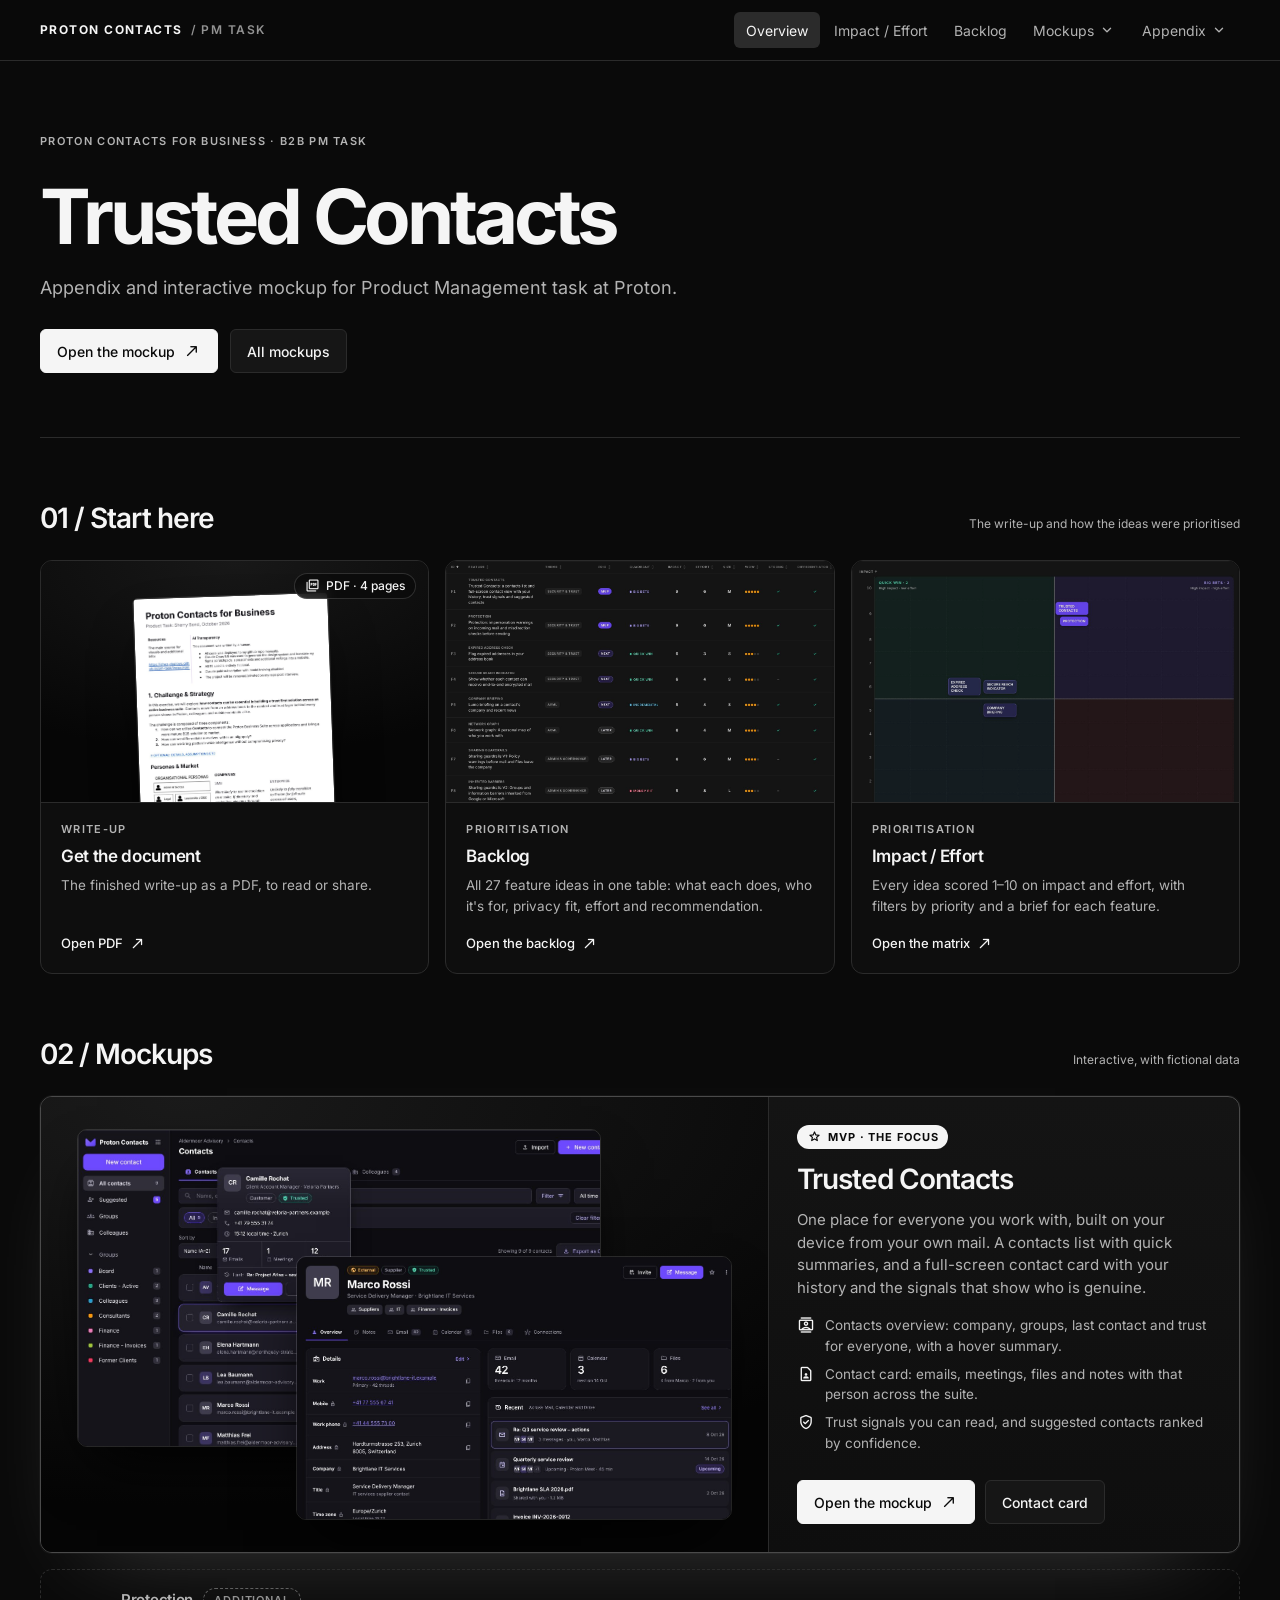
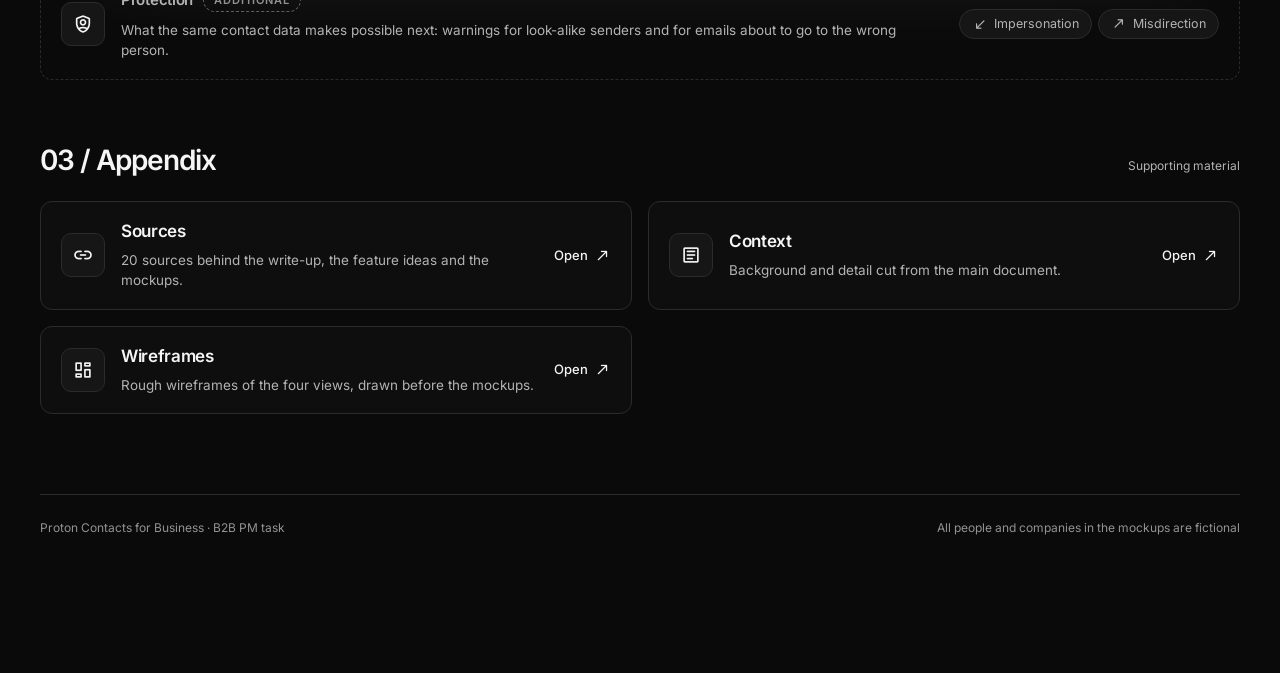
<file: index.html>
<!doctype html>
<html lang="en">
<head>
<meta charset="utf-8">
<meta name="viewport" content="width=device-width, initial-scale=1, viewport-fit=cover">
<meta name="robots" content="noindex, nofollow, noarchive">
<meta name="color-scheme" content="dark">
<title>Trusted Contacts · Proton PM Task</title>
<link rel="preload" href="assets/fonts/inter-latin-wght-normal.woff2" as="font" type="font/woff2" crossorigin>
<link rel="preload" href="assets/fonts/material-symbols-rounded.woff2" as="font" type="font/woff2" crossorigin>
<link rel="stylesheet" href="assets/fonts/fonts.css">
<link rel="stylesheet" href="assets/ds/ds.css">
<link rel="stylesheet" href="assets/site.css">
</head>
<body class="ds-system">
<script src="assets/site-nav.js"></script>
<main class="site-wrap site-main">
  <header class="site-hero">
    <span class="ds-label">Proton Contacts for Business · B2B PM task</span>
    <h1 class="ds-display">Trusted Contacts</h1>
    <p class="ds-lead">Appendix and interactive mockup for Product Management task at Proton.</p>
    <div class="ds-row">
      <a class="ds-button ds-button--primary" href="mockups/contacts-list.html">Open the mockup <span class="ms" aria-hidden="true">north_east</span></a>
      <a class="ds-button" href="mockups/">All mockups</a>
    </div>
  </header>
  <hr class="site-head__divider" style="margin:56px 0 0">

  <!-- ============ 01 Start here ============ -->
  <section class="site-section">
    <div class="ds-section-head"><h2 class="ds-heading">01 / Start here</h2><span class="ds-muted ds-small">The write-up and how the ideas were prioritised</span></div>
    <div class="site-grid">
      <a class="site-card" href="assets/SherryBond-B2B-Proton.pdf" target="_blank" rel="noopener nofollow">
        <div class="site-docmock site-docmock--img"><img class="site-docmock__img" src="assets/img/writeup-page1.jpg" alt="First page of the write-up, Proton Contacts for Business" loading="lazy" decoding="async"><span class="site-card__badge site-docmock__tag"><span class="ms" aria-hidden="true">picture_as_pdf</span>PDF · 4 pages</span></div>
        <div class="site-card__body"><span class="ds-label">Write-up</span><div class="site-card__title">Get the document</div><p class="site-card__desc">The finished write-up as a PDF, to read or share.</p><span class="site-card__go">Open PDF<span class="ms" aria-hidden="true">north_east</span></span></div>
      </a>
      <a class="site-card" href="backlog.html">
        <div class="site-card__shot"><img src="assets/img/backlog.jpg" alt="Backlog table of all feature ideas grouped by quadrant" loading="lazy" decoding="async"></div>
        <div class="site-card__body"><span class="ds-label">Prioritisation</span><div class="site-card__title">Backlog</div><p class="site-card__desc">All 27 feature ideas in one table: what each does, who it's for, privacy fit, effort and recommendation.</p><span class="site-card__go">Open the backlog<span class="ms" aria-hidden="true">north_east</span></span></div>
      </a>
      <a class="site-card" href="matrix.html">
        <div class="site-card__shot"><img src="assets/img/matrix.jpg" alt="Impact / effort matrix with the two MVP features in Big bets" loading="lazy" decoding="async"></div>
        <div class="site-card__body"><span class="ds-label">Prioritisation</span><div class="site-card__title">Impact / Effort</div><p class="site-card__desc">Every idea scored 1–10 on impact and effort, with filters by priority and a brief for each feature.</p><span class="site-card__go">Open the matrix<span class="ms" aria-hidden="true">north_east</span></span></div>
      </a>
    </div>
  </section>

  <!-- ============ 02 Mockups ============ -->
  <section class="site-section">
    <div class="ds-section-head"><h2 class="ds-heading">02 / Mockups</h2><span class="ds-muted ds-small">Interactive, with fictional data</span></div>

    <div class="site-card site-card--wide site-card--focus">
      <a class="site-stack" href="mockups/contacts-list.html" aria-label="Open the Trusted Contacts mockup">
        <img class="s1" src="mockups/img/list-overview.jpg" alt="Contacts list with a hover card" loading="lazy" decoding="async">
        <img class="s2" src="mockups/img/view-overview.jpg" alt="Full-screen contact card for Marco Rossi" loading="lazy" decoding="async">
      </a>
      <div class="site-card__body">
        <div class="ds-row" style="gap:8px"><span class="site-badge-mvp"><span class="ms" aria-hidden="true">star</span>MVP · the focus</span></div>
        <div class="site-card__title" style="font-size:28px;letter-spacing:-.035em">Trusted Contacts</div>
        <p class="site-card__desc" style="font-size:15px">One place for everyone you work with, built on your device from your own mail. A contacts list with quick summaries, and a full-screen contact card with your history and the signals that show who is genuine.</p>
        <ul class="site-card__list">
          <li><span class="ms" aria-hidden="true">contacts</span>Contacts overview: company, groups, last contact and trust for everyone, with a hover summary.</li>
          <li><span class="ms" aria-hidden="true">contact_page</span>Contact card: emails, meetings, files and notes with that person across the suite.</li>
          <li><span class="ms" aria-hidden="true">verified_user</span>Trust signals you can read, and suggested contacts ranked by confidence.</li>
        </ul>
        <div class="site-card__actions">
          <a class="ds-button ds-button--primary" href="mockups/contacts-list.html">Open the mockup <span class="ms" aria-hidden="true">north_east</span></a>
          <a class="ds-button" href="mockups/contacts.html">Contact card</a>
        </div>
      </div>
    </div>

    <div class="site-card site-card--muted site-card--row" style="margin-top:16px">
      <span class="site-card__icon"><span class="ms" aria-hidden="true">shield_person</span></span>
      <div class="site-card__body">
        <div class="ds-row" style="gap:10px"><div class="site-card__title">Protection</div><span class="site-badge-soft">Additional</span></div>
        <p class="site-card__desc">What the same contact data makes possible next: warnings for look-alike senders and for emails about to go to the wrong person.</p>
      </div>
      <div class="site-chips" style="margin-left:auto;flex:none">
        <a href="mockups/protection.html#imp"><span class="ms" aria-hidden="true">call_received</span>Impersonation</a>
        <a href="mockups/protection.html#mis"><span class="ms" aria-hidden="true">call_made</span>Misdirection</a>
      </div>
    </div>
  </section>

  <!-- ============ 03 Appendix ============ -->
  <section class="site-section">
    <div class="ds-section-head"><h2 class="ds-heading">03 / Appendix</h2><span class="ds-muted ds-small">Supporting material</span></div>
    <div class="site-grid site-grid--2">
      <a class="site-card site-card--row" href="appendix/sources.html">
        <span class="site-card__icon"><span class="ms" aria-hidden="true">link</span></span>
        <div class="site-card__body"><div class="site-card__title">Sources</div><p class="site-card__desc">20 sources behind the write-up, the feature ideas and the mockups.</p></div>
        <span class="site-card__go">Open<span class="ms" aria-hidden="true">north_east</span></span>
      </a>
      <a class="site-card site-card--row" href="appendix/context.html">
        <span class="site-card__icon"><span class="ms" aria-hidden="true">article</span></span>
        <div class="site-card__body"><div class="site-card__title">Context</div><p class="site-card__desc">Background and detail cut from the main document.</p></div>
        <span class="site-card__go">Open<span class="ms" aria-hidden="true">north_east</span></span>
      </a>
      <a class="site-card site-card--row" href="appendix/wireframes.html">
        <span class="site-card__icon"><span class="ms" aria-hidden="true">dashboard</span></span>
        <div class="site-card__body"><div class="site-card__title">Wireframes</div><p class="site-card__desc">Rough wireframes of the four views, drawn before the mockups.</p></div>
        <span class="site-card__go">Open<span class="ms" aria-hidden="true">north_east</span></span>
      </a>
    </div>
  </section>

  <footer class="site-foot"><span>Proton Contacts for Business · B2B PM task</span><span>All people and companies in the mockups are fictional</span></footer>
</main>
</body>
</html>
</file>
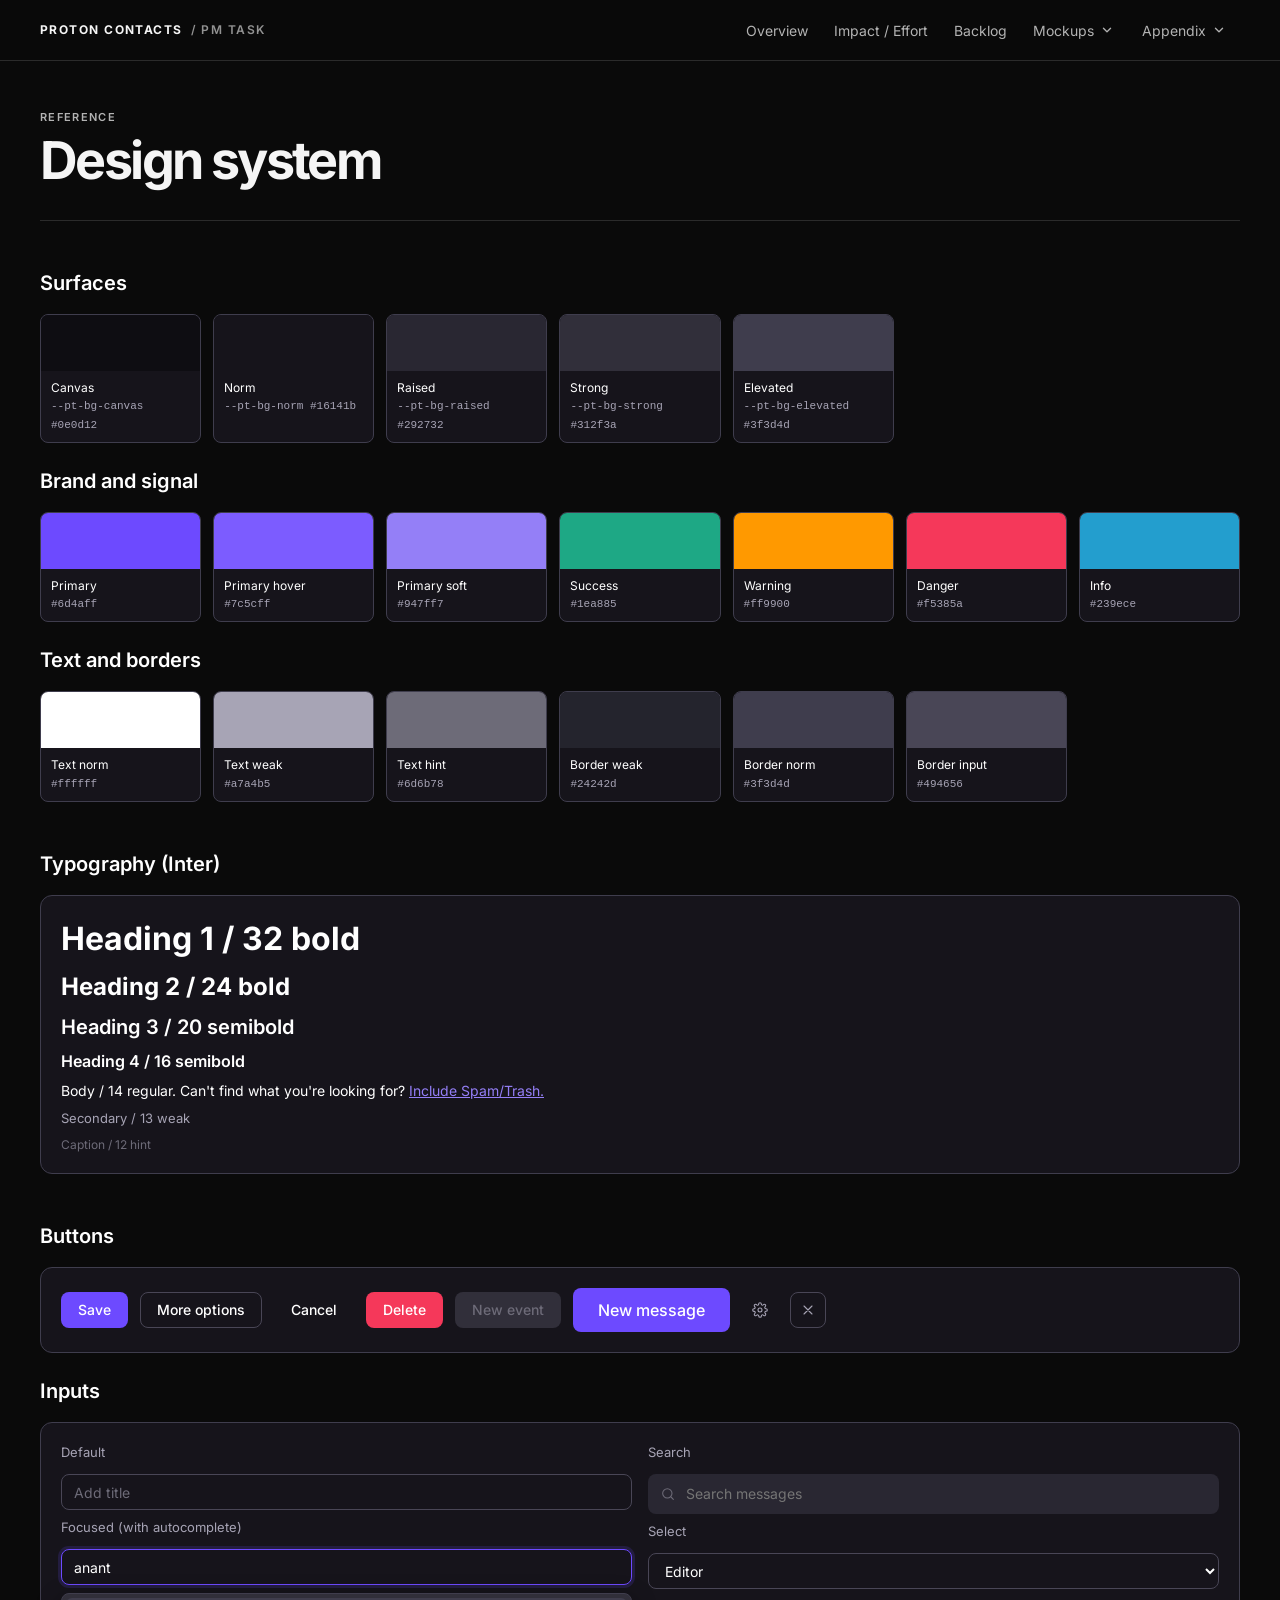
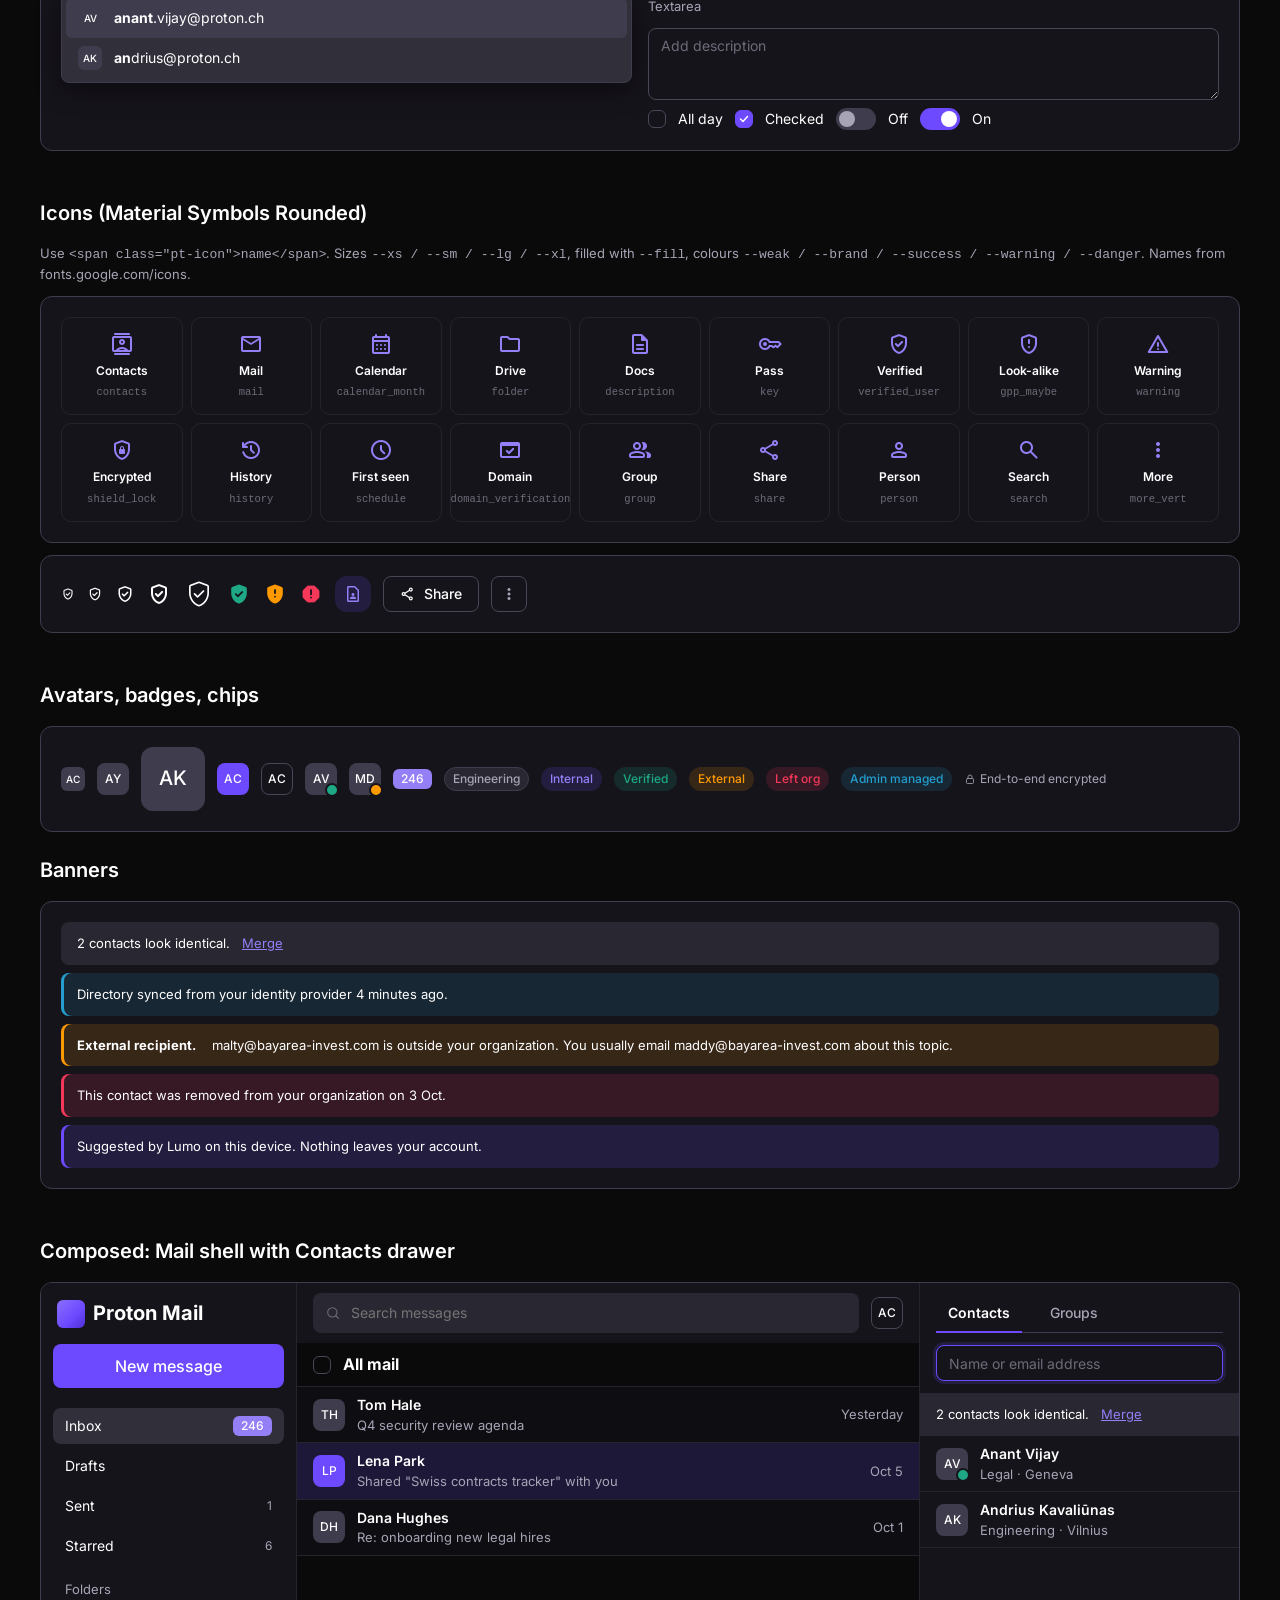
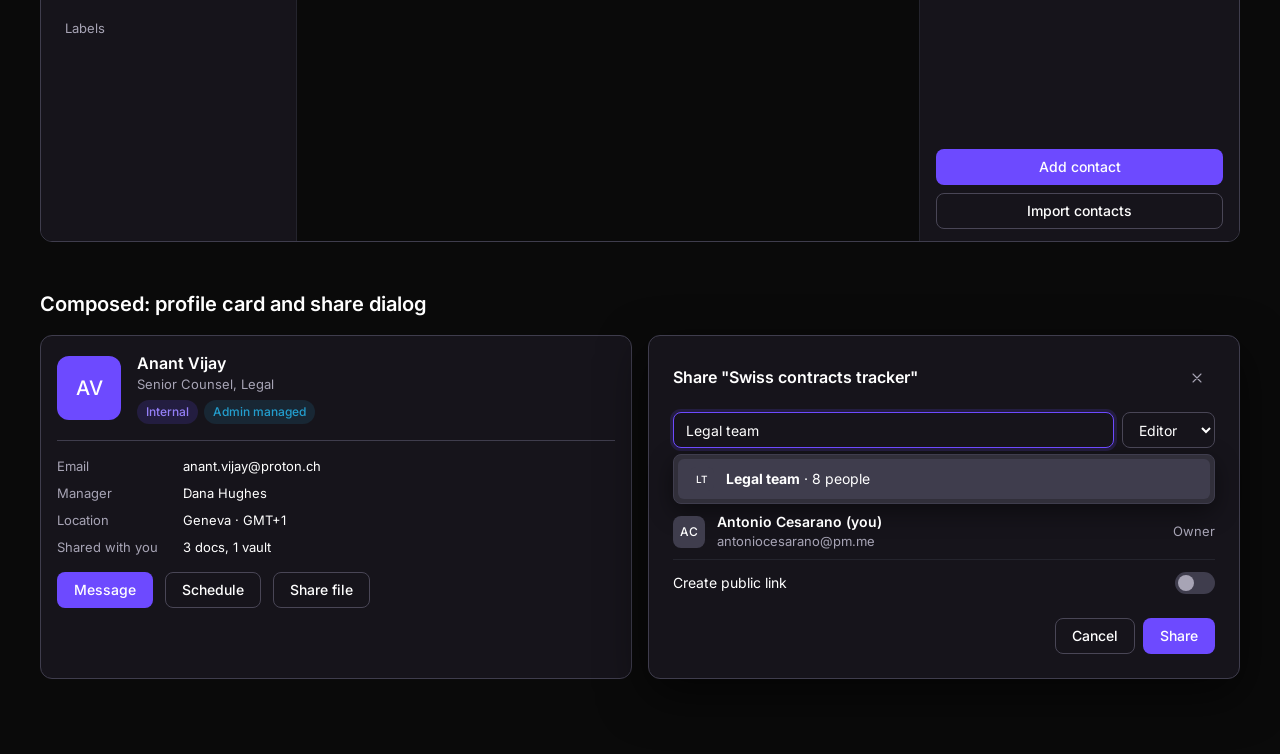
<file: design-system/index.html>
<!doctype html>
<html lang="en">
<head>
<meta charset="utf-8">
<meta name="viewport" content="width=device-width, initial-scale=1">
<meta name="robots" content="noindex, nofollow, noarchive">
<title>Design system · Reference</title>
<link rel="preload" href="../assets/fonts/inter-latin-wght-normal.woff2" as="font" type="font/woff2" crossorigin>
<link rel="preload" href="../assets/fonts/material-symbols-rounded.woff2" as="font" type="font/woff2" crossorigin>
<link rel="stylesheet" href="../assets/fonts/fonts.css">
<link rel="stylesheet" href="../assets/ds/ds.css">
<link rel="stylesheet" href="../assets/site.css">
<style>
/* ==========================================================================
   Proton Dark (mimic) Design System
   Source: colours sampled from Proton Mail / Calendar / Contacts dark-mode
   screenshots (Figma file "Proton", Business Suite page) + proton.me brand.
   Not an official Proton asset. For interview mockups only.
   ========================================================================== */


:root {
  /* ---------- Surfaces (sampled) ---------- */
  --pt-bg-canvas:   #0e0d12;  /* message list / calendar grid / doc canvas */
  --pt-bg-norm:     #16141b;  /* sidebar, drawers, modals, popovers */
  --pt-bg-raised:   #292732;  /* search bar, toolbar, popover header, hover rows */
  --pt-bg-strong:   #312f3a;  /* menu / autocomplete items, selected rows */
  --pt-bg-elevated: #3f3d4d;  /* avatars, chips, secondary fills */

  /* ---------- Borders (sampled) ---------- */
  --pt-border-weak:  #24242d; /* list row separators */
  --pt-border-norm:  #3f3d4d; /* panel dividers, cards */
  --pt-border-input: #494656; /* inputs, secondary buttons */

  /* ---------- Text (sampled) ---------- */
  --pt-text-norm:  #ffffff;
  --pt-text-weak:  #a7a4b5;   /* dates, secondary lines */
  --pt-text-hint:  #6d6b78;   /* placeholders, disabled */
  --pt-text-invert:#16141b;

  /* ---------- Brand / interaction ---------- */
  --pt-primary:        #6d4aff; /* Proton purple (proton.me tile colour) */
  --pt-primary-hover:  #7c5cff;
  --pt-primary-active: #5b3cf0;
  --pt-primary-soft:   #947ff7; /* badges, links on dark */
  --pt-primary-tint:   rgba(109, 74, 255, 0.16); /* selected states, focus halo */
  --pt-focus-ring:     #6b54db;

  /* ---------- Signal (approximated from Proton UI) ---------- */
  --pt-success: #1ea885;
  --pt-warning: #ff9900;
  --pt-danger:  #f5385a;
  --pt-info:    #239ece;
  --pt-success-tint: rgba(30, 168, 133, 0.16);
  --pt-warning-tint: rgba(255, 153, 0, 0.14);
  --pt-danger-tint:  rgba(245, 56, 90, 0.14);
  --pt-info-tint:    rgba(35, 158, 206, 0.14);

  /* ---------- Product accents (app badges) ---------- */
  --pt-app-mail:     #6d4aff;
  --pt-app-calendar: #6d4aff;
  --pt-app-drive:    #e55aa3;
  --pt-app-pass:     #a87cff;
  --pt-app-docs:     #2b6bf3;
  --pt-app-meet:     #2fb5a8;
  --pt-app-lumo:     #ff8a3d;
  --pt-app-contacts: #ff9a4d; /* orange contacts icon in Mail side rail */

  /* ---------- Typography ---------- */
  --pt-font: "Inter", -apple-system, BlinkMacSystemFont, "Segoe UI", Roboto, sans-serif;
  --pt-fs-xs: 12px;  --pt-fs-sm: 13px;  --pt-fs-md: 14px;
  --pt-fs-lg: 16px;  --pt-fs-xl: 20px;  --pt-fs-2xl: 24px;  --pt-fs-3xl: 32px;
  --pt-fw-reg: 400;  --pt-fw-med: 500;  --pt-fw-semi: 600;  --pt-fw-bold: 700;
  --pt-lh: 1.45;

  /* ---------- Spacing (4px grid) ---------- */
  --pt-s1: 4px;  --pt-s2: 8px;  --pt-s3: 12px; --pt-s4: 16px;
  --pt-s5: 20px; --pt-s6: 24px; --pt-s8: 32px; --pt-s10: 40px;

  /* ---------- Radius ---------- */
  --pt-r-sm: 6px;    /* checkbox, small chips */
  --pt-r-md: 8px;    /* buttons, inputs, avatars */
  --pt-r-lg: 12px;   /* cards, popovers, modals */
  --pt-r-pill: 999px;

  /* ---------- Elevation ---------- */
  --pt-shadow-pop:   0 8px 24px rgba(0, 0, 0, 0.45);
  --pt-shadow-modal: 0 16px 48px rgba(0, 0, 0, 0.6);

  /* ---------- Layout ---------- */
  --pt-sidebar-w: 256px;
  --pt-rail-w: 48px;
  --pt-drawer-w: 320px;
  --pt-row-h: 52px;
  --pt-control-h: 36px;
}

/* ==========================================================================
   Base
   ========================================================================== */
.pt, .pt * { box-sizing: border-box; }
.pt {
  font-family: var(--pt-font);
  font-size: var(--pt-fs-md);
  line-height: var(--pt-lh);
  color: var(--pt-text-norm);
  background: var(--pt-bg-canvas);
  -webkit-font-smoothing: antialiased;
}
.pt-h1 { font-size: var(--pt-fs-3xl); font-weight: var(--pt-fw-bold); margin: 0; }
.pt-h2 { font-size: var(--pt-fs-2xl); font-weight: var(--pt-fw-bold); margin: 0; }
.pt-h3 { font-size: var(--pt-fs-xl);  font-weight: var(--pt-fw-semi); margin: 0; }
.pt-h4 { font-size: var(--pt-fs-lg);  font-weight: var(--pt-fw-semi); margin: 0; }
.pt-weak { color: var(--pt-text-weak); }
.pt-hint { color: var(--pt-text-hint); }
.pt-small { font-size: var(--pt-fs-sm); }
.pt-xs { font-size: var(--pt-fs-xs); }
.pt-link { color: var(--pt-primary-soft); text-decoration: underline; cursor: pointer; }
.pt-divider { height: 1px; background: var(--pt-border-norm); border: 0; margin: var(--pt-s4) 0; }

/* ==========================================================================
   Buttons
   ========================================================================== */
.pt-btn {
  display: inline-flex; align-items: center; justify-content: center; gap: var(--pt-s2);
  height: var(--pt-control-h); padding: 0 var(--pt-s4);
  font: var(--pt-fw-med) var(--pt-fs-md)/1 var(--pt-font);
  border-radius: var(--pt-r-md); border: 1px solid transparent;
  cursor: pointer; transition: background .15s, border-color .15s; white-space: nowrap;
}
.pt-btn--primary   { background: var(--pt-primary); color: #fff; }
.pt-btn--primary:hover { background: var(--pt-primary-hover); }
.pt-btn--secondary { background: transparent; color: var(--pt-text-norm); border-color: var(--pt-border-input); }
.pt-btn--secondary:hover { background: var(--pt-bg-raised); }
.pt-btn--ghost     { background: transparent; color: var(--pt-text-norm); }
.pt-btn--ghost:hover { background: var(--pt-bg-raised); }
.pt-btn--danger    { background: var(--pt-danger); color: #fff; }
.pt-btn--disabled, .pt-btn:disabled { background: var(--pt-bg-strong); color: var(--pt-text-hint); cursor: not-allowed; }
.pt-btn--lg   { height: 44px; font-size: var(--pt-fs-lg); padding: 0 var(--pt-s6); }
.pt-btn--block { width: 100%; }
.pt-icon-btn {
  width: var(--pt-control-h); height: var(--pt-control-h);
  display: inline-grid; place-items: center; border-radius: var(--pt-r-md);
  background: transparent; border: 1px solid transparent; color: var(--pt-text-weak); cursor: pointer;
}
.pt-icon-btn:hover { background: var(--pt-bg-raised); color: var(--pt-text-norm); }
.pt-icon-btn--bordered { border-color: var(--pt-border-input); }

/* ==========================================================================
   Inputs
   ========================================================================== */
.pt-input, .pt-select, .pt-textarea {
  width: 100%; height: var(--pt-control-h); padding: 0 var(--pt-s3);
  font: var(--pt-fs-md) var(--pt-font); color: var(--pt-text-norm);
  background: var(--pt-bg-norm); border: 1px solid var(--pt-border-input);
  border-radius: var(--pt-r-md); outline: none;
}
.pt-input::placeholder, .pt-textarea::placeholder { color: var(--pt-text-hint); }
.pt-input:focus, .pt-select:focus, .pt-textarea:focus, .pt-input--focus {
  border-color: var(--pt-primary); box-shadow: 0 0 0 3px var(--pt-primary-tint);
}
.pt-textarea { height: auto; min-height: 72px; padding: var(--pt-s2) var(--pt-s3); resize: vertical; }
.pt-search {
  display: flex; align-items: center; gap: var(--pt-s2);
  height: 40px; padding: 0 var(--pt-s3); border-radius: var(--pt-r-md);
  background: var(--pt-bg-raised); color: var(--pt-text-hint);
}
.pt-search input { flex: 1; background: none; border: 0; outline: none; color: var(--pt-text-norm); font: inherit; }
.pt-label { display: block; font-size: var(--pt-fs-sm); color: var(--pt-text-weak); margin-bottom: var(--pt-s1); }

.pt-checkbox {
  width: 18px; height: 18px; border-radius: var(--pt-r-sm);
  border: 1.5px solid var(--pt-border-input); background: transparent; display: inline-grid; place-items: center;
}
.pt-checkbox--on { background: var(--pt-primary); border-color: var(--pt-primary); }

.pt-toggle { width: 40px; height: 22px; border-radius: var(--pt-r-pill); background: var(--pt-bg-elevated); position: relative; display: inline-block; }
.pt-toggle::after { content: ""; position: absolute; top: 3px; left: 3px; width: 16px; height: 16px; border-radius: 50%; background: var(--pt-text-weak); transition: .15s; }
.pt-toggle--on { background: var(--pt-primary); }
.pt-toggle--on::after { left: 21px; background: #fff; }

/* Autocomplete / dropdown menu */
.pt-menu {
  background: var(--pt-bg-strong); border: 1px solid var(--pt-border-norm);
  border-radius: var(--pt-r-md); box-shadow: var(--pt-shadow-pop); padding: var(--pt-s1); min-width: 200px;
}
.pt-menu__item {
  display: flex; align-items: center; gap: var(--pt-s3);
  padding: var(--pt-s2) var(--pt-s3); border-radius: var(--pt-r-sm); cursor: pointer;
}
.pt-menu__item:hover, .pt-menu__item--active { background: var(--pt-bg-elevated); }
.pt-menu__item b { font-weight: var(--pt-fw-bold); }

/* ==========================================================================
   Avatars, badges, chips
   ========================================================================== */
.pt-avatar {
  width: 32px; height: 32px; border-radius: var(--pt-r-md);
  display: inline-grid; place-items: center; flex-shrink: 0;
  background: var(--pt-bg-elevated); color: var(--pt-text-norm);
  font-size: var(--pt-fs-xs); font-weight: var(--pt-fw-med);
}
.pt-avatar--sm { width: 24px; height: 24px; font-size: 10px; border-radius: var(--pt-r-sm); }
.pt-avatar--lg { width: 64px; height: 64px; font-size: var(--pt-fs-xl); border-radius: var(--pt-r-lg); }
.pt-avatar--brand { background: var(--pt-primary); }
.pt-avatar--outline { background: transparent; border: 1px solid var(--pt-border-input); }
.pt-presence { position: relative; }
.pt-presence::after {
  content: ""; position: absolute; right: -2px; bottom: -2px; width: 10px; height: 10px;
  border-radius: 50%; background: var(--pt-success); border: 2px solid var(--pt-bg-norm);
}
.pt-presence--away::after { background: var(--pt-warning); }

.pt-badge {
  display: inline-flex; align-items: center; height: 20px; padding: 0 var(--pt-s2);
  border-radius: var(--pt-r-sm); font-size: var(--pt-fs-xs); font-weight: var(--pt-fw-med);
  background: var(--pt-primary-soft); color: #fff;
}
.pt-count { color: var(--pt-text-weak); font-size: var(--pt-fs-xs); }

.pt-chip {
  display: inline-flex; align-items: center; gap: var(--pt-s1); height: 24px; padding: 0 var(--pt-s2);
  border-radius: var(--pt-r-pill); font-size: var(--pt-fs-xs); font-weight: var(--pt-fw-med);
  background: var(--pt-bg-raised); color: var(--pt-text-weak); border: 1px solid var(--pt-border-norm);
}
.pt-chip--primary { background: var(--pt-primary-tint); color: var(--pt-primary-soft); border-color: transparent; }
.pt-chip--success { background: var(--pt-success-tint); color: var(--pt-success); border-color: transparent; }
.pt-chip--warning { background: var(--pt-warning-tint); color: var(--pt-warning); border-color: transparent; }
.pt-chip--danger  { background: var(--pt-danger-tint);  color: var(--pt-danger);  border-color: transparent; }
.pt-chip--info    { background: var(--pt-info-tint);    color: var(--pt-info);    border-color: transparent; }

/* ==========================================================================
   Banners / alerts (e.g. "2 contacts look identical", recipient warnings)
   ========================================================================== */
.pt-banner {
  display: flex; align-items: flex-start; gap: var(--pt-s3);
  padding: var(--pt-s3) var(--pt-s4); border-radius: var(--pt-r-md);
  background: var(--pt-bg-raised); font-size: var(--pt-fs-sm); color: var(--pt-text-norm);
}
.pt-banner--flat { border-radius: 0; }
.pt-banner--info    { background: var(--pt-info-tint);    box-shadow: inset 3px 0 var(--pt-info); }
.pt-banner--warning { background: var(--pt-warning-tint); box-shadow: inset 3px 0 var(--pt-warning); }
.pt-banner--danger  { background: var(--pt-danger-tint);  box-shadow: inset 3px 0 var(--pt-danger); }
.pt-banner--success { background: var(--pt-success-tint); box-shadow: inset 3px 0 var(--pt-success); }
.pt-banner--brand   { background: var(--pt-primary-tint); box-shadow: inset 3px 0 var(--pt-primary); }

/* ==========================================================================
   Navigation: tabs, sidebar, side rail
   ========================================================================== */
.pt-tabs { display: flex; gap: var(--pt-s4); border-bottom: 1px solid var(--pt-border-norm); }
.pt-tab {
  padding: var(--pt-s2) var(--pt-s3); font-weight: var(--pt-fw-med); color: var(--pt-text-weak);
  border-bottom: 2px solid transparent; margin-bottom: -1px; cursor: pointer;
}
.pt-tab--active { color: var(--pt-text-norm); font-weight: var(--pt-fw-semi); border-color: var(--pt-primary); }

.pt-sidebar {
  width: var(--pt-sidebar-w); background: var(--pt-bg-norm);
  border-right: 1px solid var(--pt-border-weak); padding: var(--pt-s3); display: flex; flex-direction: column; gap: var(--pt-s1);
}
.pt-logo { display: flex; align-items: center; gap: var(--pt-s2); font-weight: var(--pt-fw-bold); font-size: var(--pt-fs-xl); padding: var(--pt-s1) var(--pt-s1) var(--pt-s3); }
.pt-logo__mark { width: 28px; height: 28px; border-radius: var(--pt-r-sm); background: linear-gradient(135deg, #8a6eff, #6d4aff 60%, #4f2fd6); }
.pt-nav-item {
  display: flex; align-items: center; gap: var(--pt-s3); height: 36px; padding: 0 var(--pt-s3);
  border-radius: var(--pt-r-md); color: var(--pt-text-norm); cursor: pointer;
}
.pt-nav-item:hover { background: var(--pt-bg-raised); }
.pt-nav-item--active { background: var(--pt-bg-strong); }
.pt-nav-item .pt-count, .pt-nav-item .pt-badge { margin-left: auto; }
.pt-nav-section { color: var(--pt-text-weak); font-size: var(--pt-fs-sm); padding: var(--pt-s3) var(--pt-s3) var(--pt-s1); }

.pt-rail {
  width: var(--pt-rail-w); background: var(--pt-bg-norm); border-left: 1px solid var(--pt-border-weak);
  display: flex; flex-direction: column; align-items: center; gap: var(--pt-s3); padding: var(--pt-s3) 0;
}
.pt-rail__app { width: 32px; height: 32px; border-radius: var(--pt-r-md); display: grid; place-items: center; }
.pt-rail__app--active { background: var(--pt-bg-raised); }

/* ==========================================================================
   Lists (mail rows, contact rows)
   ========================================================================== */
.pt-list { background: var(--pt-bg-canvas); }
.pt-row {
  display: flex; align-items: center; gap: var(--pt-s3); min-height: var(--pt-row-h);
  padding: var(--pt-s2) var(--pt-s4); border-bottom: 1px solid var(--pt-border-weak); cursor: pointer;
}
.pt-row:hover { background: var(--pt-bg-norm); }
.pt-row--selected { background: var(--pt-primary-tint); }
.pt-row__main { flex: 1; min-width: 0; }
.pt-row__title { font-weight: var(--pt-fw-semi); white-space: nowrap; overflow: hidden; text-overflow: ellipsis; }
.pt-row__sub { font-size: var(--pt-fs-sm); color: var(--pt-text-weak); white-space: nowrap; overflow: hidden; text-overflow: ellipsis; }
.pt-row__meta { font-size: var(--pt-fs-sm); color: var(--pt-text-weak); white-space: nowrap; }

/* ==========================================================================
   Containers: card, drawer, popover, modal
   ========================================================================== */
.pt-card {
  background: var(--pt-bg-norm); border: 1px solid var(--pt-border-norm);
  border-radius: var(--pt-r-lg); padding: var(--pt-s4);
}
.pt-drawer {
  width: var(--pt-drawer-w); background: var(--pt-bg-norm); border-left: 1px solid var(--pt-border-weak);
  display: flex; flex-direction: column;
}
.pt-popover {
  background: var(--pt-bg-norm); border: 1px solid var(--pt-border-norm);
  border-radius: var(--pt-r-lg); box-shadow: var(--pt-shadow-pop); overflow: hidden;
}
.pt-popover__head {
  display: flex; align-items: center; justify-content: space-between;
  padding: var(--pt-s2) var(--pt-s3); background: var(--pt-bg-raised);
}
.pt-modal-scrim { position: absolute; inset: 0; background: rgba(8, 7, 12, 0.7); display: grid; place-items: center; }
.pt-modal {
  width: min(560px, 100%); background: var(--pt-bg-norm); border: 1px solid var(--pt-border-norm);
  border-radius: var(--pt-r-lg); box-shadow: var(--pt-shadow-modal); padding: var(--pt-s6);
}
.pt-modal__head { display: flex; align-items: center; justify-content: space-between; margin-bottom: var(--pt-s4); }
.pt-modal__foot { display: flex; justify-content: flex-end; gap: var(--pt-s2); margin-top: var(--pt-s6); }

/* Key-value list for profile cards */
.pt-kv { display: grid; grid-template-columns: 110px 1fr; gap: var(--pt-s2) var(--pt-s4); font-size: var(--pt-fs-sm); }
.pt-kv dt { color: var(--pt-text-weak); }
.pt-kv dd { margin: 0; }

/* E2EE / trust marker */
.pt-lock { display: inline-flex; align-items: center; gap: var(--pt-s1); font-size: var(--pt-fs-xs); color: var(--pt-text-weak); }

/* Utilities */
.pt-row-flex { display: flex; align-items: center; gap: var(--pt-s2); }
.pt-stack { display: flex; flex-direction: column; gap: var(--pt-s2); }
.pt-grow { flex: 1; }


/* ---------- Icons: Material Symbols Rounded ----------
   <span class="pt-icon" aria-hidden="true">verified_user</span>
   Names: https://fonts.google.com/icons (Rounded style). Weight 400 by default,
   matching Proton's thin line icons. Add a text label or aria-label for meaning. */
.pt-icon {
  font-family: "Material Symbols Rounded"; font-weight: normal; font-style: normal;
  font-size: 20px; line-height: 1; letter-spacing: normal; text-transform: none;
  display: inline-block; white-space: nowrap; direction: ltr; overflow: hidden;
  width: 1em; height: 1em; flex: none; vertical-align: middle; user-select: none;
  -webkit-font-smoothing: antialiased;
  font-variation-settings: "FILL" 0, "wght" 400, "GRAD" 0, "opsz" 20;
}
.pt-icon--xs { font-size: 14px; font-variation-settings: "FILL" 0, "wght" 400, "GRAD" 0, "opsz" 20; }
.pt-icon--sm { font-size: 16px; }
.pt-icon--lg { font-size: 24px; font-variation-settings: "FILL" 0, "wght" 400, "GRAD" 0, "opsz" 24; }
.pt-icon--xl { font-size: 32px; font-variation-settings: "FILL" 0, "wght" 300, "GRAD" 0, "opsz" 40; }
.pt-icon--fill { font-variation-settings: "FILL" 1, "wght" 400, "GRAD" 0, "opsz" 20; }
.pt-icon--weak { color: var(--pt-text-weak); }
.pt-icon--brand { color: var(--pt-primary-soft); }
.pt-icon--success { color: var(--pt-success); }
.pt-icon--warning { color: var(--pt-warning); }
.pt-icon--danger { color: var(--pt-danger); }
.pt-icon-tile { display: inline-grid; place-items: center; width: 36px; height: 36px; border-radius: var(--pt-r-lg, 10px); background: var(--pt-primary-tint); color: var(--pt-primary-soft); }
</style>
<style>
  body { margin: 0; }
  .doc { width: min(var(--site-max, 1400px), 100%); margin: 0 auto; padding: 0 var(--site-pad, 16px) 80px; }
  body.pt { background: #0a0a0a; }
  .doc section { margin-top: 48px; }
  .doc h2 { margin-bottom: 16px; }
  .grid { display: grid; gap: 12px; grid-template-columns: repeat(auto-fill, minmax(150px, 1fr)); }
  .swatch { border: 1px solid var(--pt-border-norm); border-radius: var(--pt-r-md); overflow: hidden; background: var(--pt-bg-norm); }
  .swatch div:first-child { height: 56px; }
  .swatch div:last-child { padding: 8px 10px; font-size: 12px; }
  .swatch code { color: var(--pt-text-weak); font-size: 11px; }
  .wrap { display: flex; flex-wrap: wrap; gap: 12px; align-items: center; }
  .demo { background: var(--pt-bg-norm); border: 1px solid var(--pt-border-norm); border-radius: var(--pt-r-lg); padding: 20px; }
  .app { display: flex; height: 560px; border: 1px solid var(--pt-border-norm); border-radius: var(--pt-r-lg); overflow: hidden; position: relative; }
  .app main { flex: 1; display: flex; flex-direction: column; min-width: 0; }
  .topbar { display: flex; align-items: center; gap: 12px; padding: 10px 16px; background: var(--pt-bg-norm); }
  .listhead { display: flex; align-items: center; gap: 12px; padding: 10px 16px; border-bottom: 1px solid var(--pt-border-weak); font-weight: 700; font-size: 16px; }
  .two { display: grid; gap: 16px; grid-template-columns: repeat(auto-fit, minmax(320px, 1fr)); }
  svg.i { width: 16px; height: 16px; stroke: currentColor; fill: none; stroke-width: 1.6; stroke-linecap: round; stroke-linejoin: round; }
  @media (max-width: 760px) { .app .pt-sidebar { display: none; } .app .pt-drawer { display: none; } }
</style>
</head>
<body class="pt">
<script src="../assets/site-nav.js"></script>
<div class="doc">
  <header class="ds-system site-head">
    <span class="ds-label">Reference</span>
    <h1 class="site-head__title">Design system</h1>
    <hr class="site-head__divider">
  </header>

  <!-- ============ Colours ============ -->
  <section>
    <h2 class="pt-h3">Surfaces</h2>
    <div class="grid">
      <div class="swatch"><div style="background:var(--pt-bg-canvas)"></div><div>Canvas<br><code>--pt-bg-canvas #0e0d12</code></div></div>
      <div class="swatch"><div style="background:var(--pt-bg-norm)"></div><div>Norm<br><code>--pt-bg-norm #16141b</code></div></div>
      <div class="swatch"><div style="background:var(--pt-bg-raised)"></div><div>Raised<br><code>--pt-bg-raised #292732</code></div></div>
      <div class="swatch"><div style="background:var(--pt-bg-strong)"></div><div>Strong<br><code>--pt-bg-strong #312f3a</code></div></div>
      <div class="swatch"><div style="background:var(--pt-bg-elevated)"></div><div>Elevated<br><code>--pt-bg-elevated #3f3d4d</code></div></div>
    </div>
    <h2 class="pt-h3" style="margin-top:24px">Brand and signal</h2>
    <div class="grid">
      <div class="swatch"><div style="background:var(--pt-primary)"></div><div>Primary<br><code>#6d4aff</code></div></div>
      <div class="swatch"><div style="background:var(--pt-primary-hover)"></div><div>Primary hover<br><code>#7c5cff</code></div></div>
      <div class="swatch"><div style="background:var(--pt-primary-soft)"></div><div>Primary soft<br><code>#947ff7</code></div></div>
      <div class="swatch"><div style="background:var(--pt-success)"></div><div>Success<br><code>#1ea885</code></div></div>
      <div class="swatch"><div style="background:var(--pt-warning)"></div><div>Warning<br><code>#ff9900</code></div></div>
      <div class="swatch"><div style="background:var(--pt-danger)"></div><div>Danger<br><code>#f5385a</code></div></div>
      <div class="swatch"><div style="background:var(--pt-info)"></div><div>Info<br><code>#239ece</code></div></div>
    </div>
    <h2 class="pt-h3" style="margin-top:24px">Text and borders</h2>
    <div class="grid">
      <div class="swatch"><div style="background:var(--pt-text-norm)"></div><div>Text norm<br><code>#ffffff</code></div></div>
      <div class="swatch"><div style="background:var(--pt-text-weak)"></div><div>Text weak<br><code>#a7a4b5</code></div></div>
      <div class="swatch"><div style="background:var(--pt-text-hint)"></div><div>Text hint<br><code>#6d6b78</code></div></div>
      <div class="swatch"><div style="background:var(--pt-border-weak)"></div><div>Border weak<br><code>#24242d</code></div></div>
      <div class="swatch"><div style="background:var(--pt-border-norm)"></div><div>Border norm<br><code>#3f3d4d</code></div></div>
      <div class="swatch"><div style="background:var(--pt-border-input)"></div><div>Border input<br><code>#494656</code></div></div>
    </div>
  </section>

  <!-- ============ Type ============ -->
  <section>
    <h2 class="pt-h3">Typography (Inter)</h2>
    <div class="demo pt-stack">
      <div class="pt-h1">Heading 1 / 32 bold</div>
      <div class="pt-h2">Heading 2 / 24 bold</div>
      <div class="pt-h3">Heading 3 / 20 semibold</div>
      <div class="pt-h4">Heading 4 / 16 semibold</div>
      <div>Body / 14 regular. Can't find what you're looking for? <span class="pt-link">Include Spam/Trash.</span></div>
      <div class="pt-small pt-weak">Secondary / 13 weak</div>
      <div class="pt-xs pt-hint">Caption / 12 hint</div>
    </div>
  </section>

  <!-- ============ Controls ============ -->
  <section>
    <h2 class="pt-h3">Buttons</h2>
    <div class="demo wrap">
      <button class="pt-btn pt-btn--primary">Save</button>
      <button class="pt-btn pt-btn--secondary">More options</button>
      <button class="pt-btn pt-btn--ghost">Cancel</button>
      <button class="pt-btn pt-btn--danger">Delete</button>
      <button class="pt-btn" disabled>New event</button>
      <button class="pt-btn pt-btn--primary pt-btn--lg">New message</button>
      <button class="pt-icon-btn" aria-label="Settings"><svg class="i" viewBox="0 0 24 24"><circle cx="12" cy="12" r="3"/><path d="M19.4 15a1.7 1.7 0 0 0 .3 1.8l.1.1a2 2 0 1 1-2.8 2.8l-.1-.1a1.7 1.7 0 0 0-1.8-.3 1.7 1.7 0 0 0-1 1.5V21a2 2 0 1 1-4 0v-.1a1.7 1.7 0 0 0-1.1-1.5 1.7 1.7 0 0 0-1.8.3l-.1.1a2 2 0 1 1-2.8-2.8l.1-.1a1.7 1.7 0 0 0 .3-1.8 1.7 1.7 0 0 0-1.5-1H3a2 2 0 1 1 0-4h.1a1.7 1.7 0 0 0 1.5-1.1 1.7 1.7 0 0 0-.3-1.8l-.1-.1a2 2 0 1 1 2.8-2.8l.1.1a1.7 1.7 0 0 0 1.8.3H9a1.7 1.7 0 0 0 1-1.5V3a2 2 0 1 1 4 0v.1a1.7 1.7 0 0 0 1 1.5 1.7 1.7 0 0 0 1.8-.3l.1-.1a2 2 0 1 1 2.8 2.8l-.1.1a1.7 1.7 0 0 0-.3 1.8V9a1.7 1.7 0 0 0 1.5 1H21a2 2 0 1 1 0 4h-.1a1.7 1.7 0 0 0-1.5 1z"/></svg></button>
      <button class="pt-icon-btn pt-icon-btn--bordered" aria-label="Close"><svg class="i" viewBox="0 0 24 24"><path d="M6 6l12 12M18 6L6 18"/></svg></button>
    </div>

    <h2 class="pt-h3" style="margin-top:24px">Inputs</h2>
    <div class="demo two">
      <div class="pt-stack">
        <label class="pt-label">Default</label><input class="pt-input" placeholder="Add title">
        <label class="pt-label">Focused (with autocomplete)</label>
        <input class="pt-input pt-input--focus" value="anant">
        <div class="pt-menu"><div class="pt-menu__item pt-menu__item--active"><span class="pt-avatar pt-avatar--sm">AV</span><span><b>anant</b>.vijay@proton.ch</span></div><div class="pt-menu__item"><span class="pt-avatar pt-avatar--sm">AK</span><span><b>an</b>drius@proton.ch</span></div></div>
      </div>
      <div class="pt-stack">
        <label class="pt-label">Search</label>
        <div class="pt-search"><svg class="i" viewBox="0 0 24 24"><circle cx="11" cy="11" r="7"/><path d="M20 20l-3.5-3.5"/></svg><input placeholder="Search messages"></div>
        <label class="pt-label">Select</label>
        <select class="pt-select"><option>Editor</option><option>Viewer</option></select>
        <label class="pt-label">Textarea</label><textarea class="pt-textarea" placeholder="Add description"></textarea>
        <div class="wrap"><span class="pt-checkbox"></span> All day <span class="pt-checkbox pt-checkbox--on"><svg class="i" viewBox="0 0 24 24" style="width:12px;height:12px;stroke-width:3"><path d="M5 12l5 5 9-10"/></svg></span> Checked <span class="pt-toggle"></span> Off <span class="pt-toggle pt-toggle--on"></span> On</div>
      </div>
    </div>
  </section>

  <!-- ============ Icons ============ -->
  <section>
    <h2 class="pt-h3">Icons (Material Symbols Rounded)</h2>
    <p class="pt-weak" style="margin:4px 0 12px;color:var(--pt-text-weak);font-size:13px">Use <code>&lt;span class="pt-icon"&gt;name&lt;/span&gt;</code>. Sizes <code>--xs / --sm / --lg / --xl</code>, filled with <code>--fill</code>, colours <code>--weak / --brand / --success / --warning / --danger</code>. Names from fonts.google.com/icons.</p>
    <div class="demo icon-grid"><div class="ic"><span class="pt-icon pt-icon--lg" aria-hidden="true">contacts</span><b>Contacts</b><code>contacts</code></div><div class="ic"><span class="pt-icon pt-icon--lg" aria-hidden="true">mail</span><b>Mail</b><code>mail</code></div><div class="ic"><span class="pt-icon pt-icon--lg" aria-hidden="true">calendar_month</span><b>Calendar</b><code>calendar_month</code></div><div class="ic"><span class="pt-icon pt-icon--lg" aria-hidden="true">folder</span><b>Drive</b><code>folder</code></div><div class="ic"><span class="pt-icon pt-icon--lg" aria-hidden="true">description</span><b>Docs</b><code>description</code></div><div class="ic"><span class="pt-icon pt-icon--lg" aria-hidden="true">key</span><b>Pass</b><code>key</code></div><div class="ic"><span class="pt-icon pt-icon--lg" aria-hidden="true">verified_user</span><b>Verified</b><code>verified_user</code></div><div class="ic"><span class="pt-icon pt-icon--lg" aria-hidden="true">gpp_maybe</span><b>Look-alike</b><code>gpp_maybe</code></div><div class="ic"><span class="pt-icon pt-icon--lg" aria-hidden="true">warning</span><b>Warning</b><code>warning</code></div><div class="ic"><span class="pt-icon pt-icon--lg" aria-hidden="true">shield_lock</span><b>Encrypted</b><code>shield_lock</code></div><div class="ic"><span class="pt-icon pt-icon--lg" aria-hidden="true">history</span><b>History</b><code>history</code></div><div class="ic"><span class="pt-icon pt-icon--lg" aria-hidden="true">schedule</span><b>First seen</b><code>schedule</code></div><div class="ic"><span class="pt-icon pt-icon--lg" aria-hidden="true">domain_verification</span><b>Domain</b><code>domain_verification</code></div><div class="ic"><span class="pt-icon pt-icon--lg" aria-hidden="true">group</span><b>Group</b><code>group</code></div><div class="ic"><span class="pt-icon pt-icon--lg" aria-hidden="true">share</span><b>Share</b><code>share</code></div><div class="ic"><span class="pt-icon pt-icon--lg" aria-hidden="true">person</span><b>Person</b><code>person</code></div><div class="ic"><span class="pt-icon pt-icon--lg" aria-hidden="true">search</span><b>Search</b><code>search</code></div><div class="ic"><span class="pt-icon pt-icon--lg" aria-hidden="true">more_vert</span><b>More</b><code>more_vert</code></div></div>
    <div class="demo wrap" style="margin-top:12px">
      <span class="pt-icon pt-icon--xs">verified_user</span><span class="pt-icon pt-icon--sm">verified_user</span><span class="pt-icon">verified_user</span><span class="pt-icon pt-icon--lg">verified_user</span><span class="pt-icon pt-icon--xl">verified_user</span>
      <span class="pt-icon pt-icon--lg pt-icon--fill pt-icon--success">verified_user</span><span class="pt-icon pt-icon--lg pt-icon--fill pt-icon--warning">gpp_maybe</span><span class="pt-icon pt-icon--lg pt-icon--fill pt-icon--danger">report</span>
      <span class="pt-icon-tile"><span class="pt-icon">contact_page</span></span>
      <button class="pt-btn pt-btn--secondary"><span class="pt-icon pt-icon--sm">share</span>Share</button>
      <button class="pt-icon-btn pt-icon-btn--bordered" aria-label="More"><span class="pt-icon">more_vert</span></button>
    </div>
    <style>
      .icon-grid { display: grid; grid-template-columns: repeat(auto-fill, minmax(110px, 1fr)); gap: 8px; }
      .icon-grid .ic { display: flex; flex-direction: column; align-items: center; gap: 6px; padding: 14px 8px; border-radius: 10px; background: var(--pt-bg-norm); border: 1px solid var(--pt-border-weak); transition: border-color .15s, background-color .15s, transform .15s; }
      .icon-grid .ic:hover { border-color: var(--pt-primary); background: var(--pt-bg-raised); transform: translateY(-2px); }
      .icon-grid .ic .pt-icon { color: var(--pt-primary-soft); }
      .icon-grid b { font-size: 12px; font-weight: 600; }
      .icon-grid code { font-size: 10.5px; color: var(--pt-text-hint); }
    </style>
  </section>

  <!-- ============ Feedback ============ -->
  <section>
    <h2 class="pt-h3">Avatars, badges, chips</h2>
    <div class="demo wrap">
      <span class="pt-avatar pt-avatar--sm">AC</span><span class="pt-avatar">AY</span><span class="pt-avatar pt-avatar--lg">AK</span>
      <span class="pt-avatar pt-avatar--brand">AC</span><span class="pt-avatar pt-avatar--outline">AC</span>
      <span class="pt-avatar pt-presence">AV</span><span class="pt-avatar pt-presence pt-presence--away">MD</span>
      <span class="pt-badge">246</span>
      <span class="pt-chip">Engineering</span><span class="pt-chip pt-chip--primary">Internal</span><span class="pt-chip pt-chip--success">Verified</span><span class="pt-chip pt-chip--warning">External</span><span class="pt-chip pt-chip--danger">Left org</span><span class="pt-chip pt-chip--info">Admin managed</span>
      <span class="pt-lock"><svg class="i" viewBox="0 0 24 24" style="width:12px;height:12px"><rect x="5" y="11" width="14" height="10" rx="2"/><path d="M8 11V8a4 4 0 0 1 8 0v3"/></svg>End-to-end encrypted</span>
    </div>
    <h2 class="pt-h3" style="margin-top:24px">Banners</h2>
    <div class="demo pt-stack">
      <div class="pt-banner">2 contacts look identical. <span class="pt-link">Merge</span></div>
      <div class="pt-banner pt-banner--info">Directory synced from your identity provider 4 minutes ago.</div>
      <div class="pt-banner pt-banner--warning"><b>External recipient.</b>&nbsp;malty@bayarea-invest.com is outside your organization. You usually email maddy@bayarea-invest.com about this topic.</div>
      <div class="pt-banner pt-banner--danger">This contact was removed from your organization on 3 Oct.</div>
      <div class="pt-banner pt-banner--brand">Suggested by Lumo on this device. Nothing leaves your account.</div>
    </div>
  </section>

  <!-- ============ Composed ============ -->
  <section>
    <h2 class="pt-h3">Composed: Mail shell with Contacts drawer</h2>
    <div class="app">
      <aside class="pt-sidebar">
        <div class="pt-logo"><span class="pt-logo__mark"></span>Proton Mail</div>
        <button class="pt-btn pt-btn--primary pt-btn--lg pt-btn--block">New message</button>
        <div style="height:12px"></div>
        <div class="pt-nav-item pt-nav-item--active">Inbox <span class="pt-badge">246</span></div>
        <div class="pt-nav-item">Drafts</div>
        <div class="pt-nav-item">Sent <span class="pt-count">1</span></div>
        <div class="pt-nav-item">Starred <span class="pt-count">6</span></div>
        <div class="pt-nav-section">Folders</div>
        <div class="pt-nav-section">Labels</div>
      </aside>
      <main>
        <div class="topbar"><div class="pt-search pt-grow"><svg class="i" viewBox="0 0 24 24"><circle cx="11" cy="11" r="7"/><path d="M20 20l-3.5-3.5"/></svg><input placeholder="Search messages"></div><span class="pt-avatar pt-avatar--outline">AC</span></div>
        <div class="listhead"><span class="pt-checkbox"></span>All mail</div>
        <div class="pt-list">
          <div class="pt-row"><span class="pt-avatar">TH</span><div class="pt-row__main"><div class="pt-row__title">Tom Hale</div><div class="pt-row__sub">Q4 security review agenda</div></div><span class="pt-row__meta">Yesterday</span></div>
          <div class="pt-row pt-row--selected"><span class="pt-avatar pt-avatar--brand">LP</span><div class="pt-row__main"><div class="pt-row__title">Lena Park</div><div class="pt-row__sub">Shared "Swiss contracts tracker" with you</div></div><span class="pt-row__meta">Oct 5</span></div>
          <div class="pt-row"><span class="pt-avatar">DH</span><div class="pt-row__main"><div class="pt-row__title">Dana Hughes</div><div class="pt-row__sub">Re: onboarding new legal hires</div></div><span class="pt-row__meta">Oct 1</span></div>
        </div>
      </main>
      <aside class="pt-drawer">
        <div style="padding:12px 16px 0"><div class="pt-tabs"><div class="pt-tab pt-tab--active">Contacts</div><div class="pt-tab">Groups</div></div></div>
        <div style="padding:12px 16px"><input class="pt-input pt-input--focus" placeholder="Name or email address"></div>
        <div class="pt-banner pt-banner--flat">2 contacts look identical. <span class="pt-link">Merge</span></div>
        <div class="pt-row"><span class="pt-avatar pt-presence">AV</span><div class="pt-row__main"><div class="pt-row__title">Anant Vijay</div><div class="pt-row__sub">Legal · Geneva</div></div></div>
        <div class="pt-row"><span class="pt-avatar">AK</span><div class="pt-row__main"><div class="pt-row__title">Andrius Kavaliūnas</div><div class="pt-row__sub">Engineering · Vilnius</div></div></div>
        <div style="margin-top:auto;padding:12px 16px" class="pt-stack"><button class="pt-btn pt-btn--primary pt-btn--block">Add contact</button><button class="pt-btn pt-btn--secondary pt-btn--block">Import contacts</button></div>
      </aside>
    </div>
  </section>

  <section>
    <h2 class="pt-h3">Composed: profile card and share dialog</h2>
    <div class="two">
      <div class="pt-card">
        <div class="pt-row-flex" style="gap:16px"><span class="pt-avatar pt-avatar--lg pt-avatar--brand">AV</span><div><div class="pt-h4">Anant Vijay</div><div class="pt-weak pt-small">Senior Counsel, Legal</div><div class="wrap" style="margin-top:6px;gap:6px"><span class="pt-chip pt-chip--primary">Internal</span><span class="pt-chip pt-chip--info">Admin managed</span></div></div></div>
        <hr class="pt-divider">
        <dl class="pt-kv"><dt>Email</dt><dd>anant.vijay@proton.ch</dd><dt>Manager</dt><dd>Dana Hughes</dd><dt>Location</dt><dd>Geneva · GMT+1</dd><dt>Shared with you</dt><dd>3 docs, 1 vault</dd></dl>
        <div class="wrap" style="margin-top:16px"><button class="pt-btn pt-btn--primary">Message</button><button class="pt-btn pt-btn--secondary">Schedule</button><button class="pt-btn pt-btn--secondary">Share file</button></div>
      </div>
      <div class="pt-modal" style="width:auto">
        <div class="pt-modal__head"><div class="pt-h4">Share "Swiss contracts tracker"</div><button class="pt-icon-btn" aria-label="Close"><svg class="i" viewBox="0 0 24 24"><path d="M6 6l12 12M18 6L6 18"/></svg></button></div>
        <div class="pt-row-flex"><input class="pt-input pt-input--focus" value="Legal team"><select class="pt-select" style="width:110px"><option>Editor</option></select></div>
        <div class="pt-menu" style="margin-top:6px"><div class="pt-menu__item pt-menu__item--active"><span class="pt-avatar pt-avatar--sm">LT</span><span><b>Legal team</b> · 8 people</span></div></div>
        <div class="pt-row" style="padding-left:0;padding-right:0"><span class="pt-avatar">AC</span><div class="pt-row__main"><div class="pt-row__title">Antonio Cesarano (you)</div><div class="pt-row__sub">antoniocesarano@pm.me</div></div><span class="pt-row__meta">Owner</span></div>
        <div class="pt-row-flex" style="justify-content:space-between;margin-top:12px"><span>Create public link</span><span class="pt-toggle"></span></div>
        <div class="pt-modal__foot"><button class="pt-btn pt-btn--secondary">Cancel</button><button class="pt-btn pt-btn--primary">Share</button></div>
      </div>
    </div>
  </section>

</div>
</body>
</html>
</file>
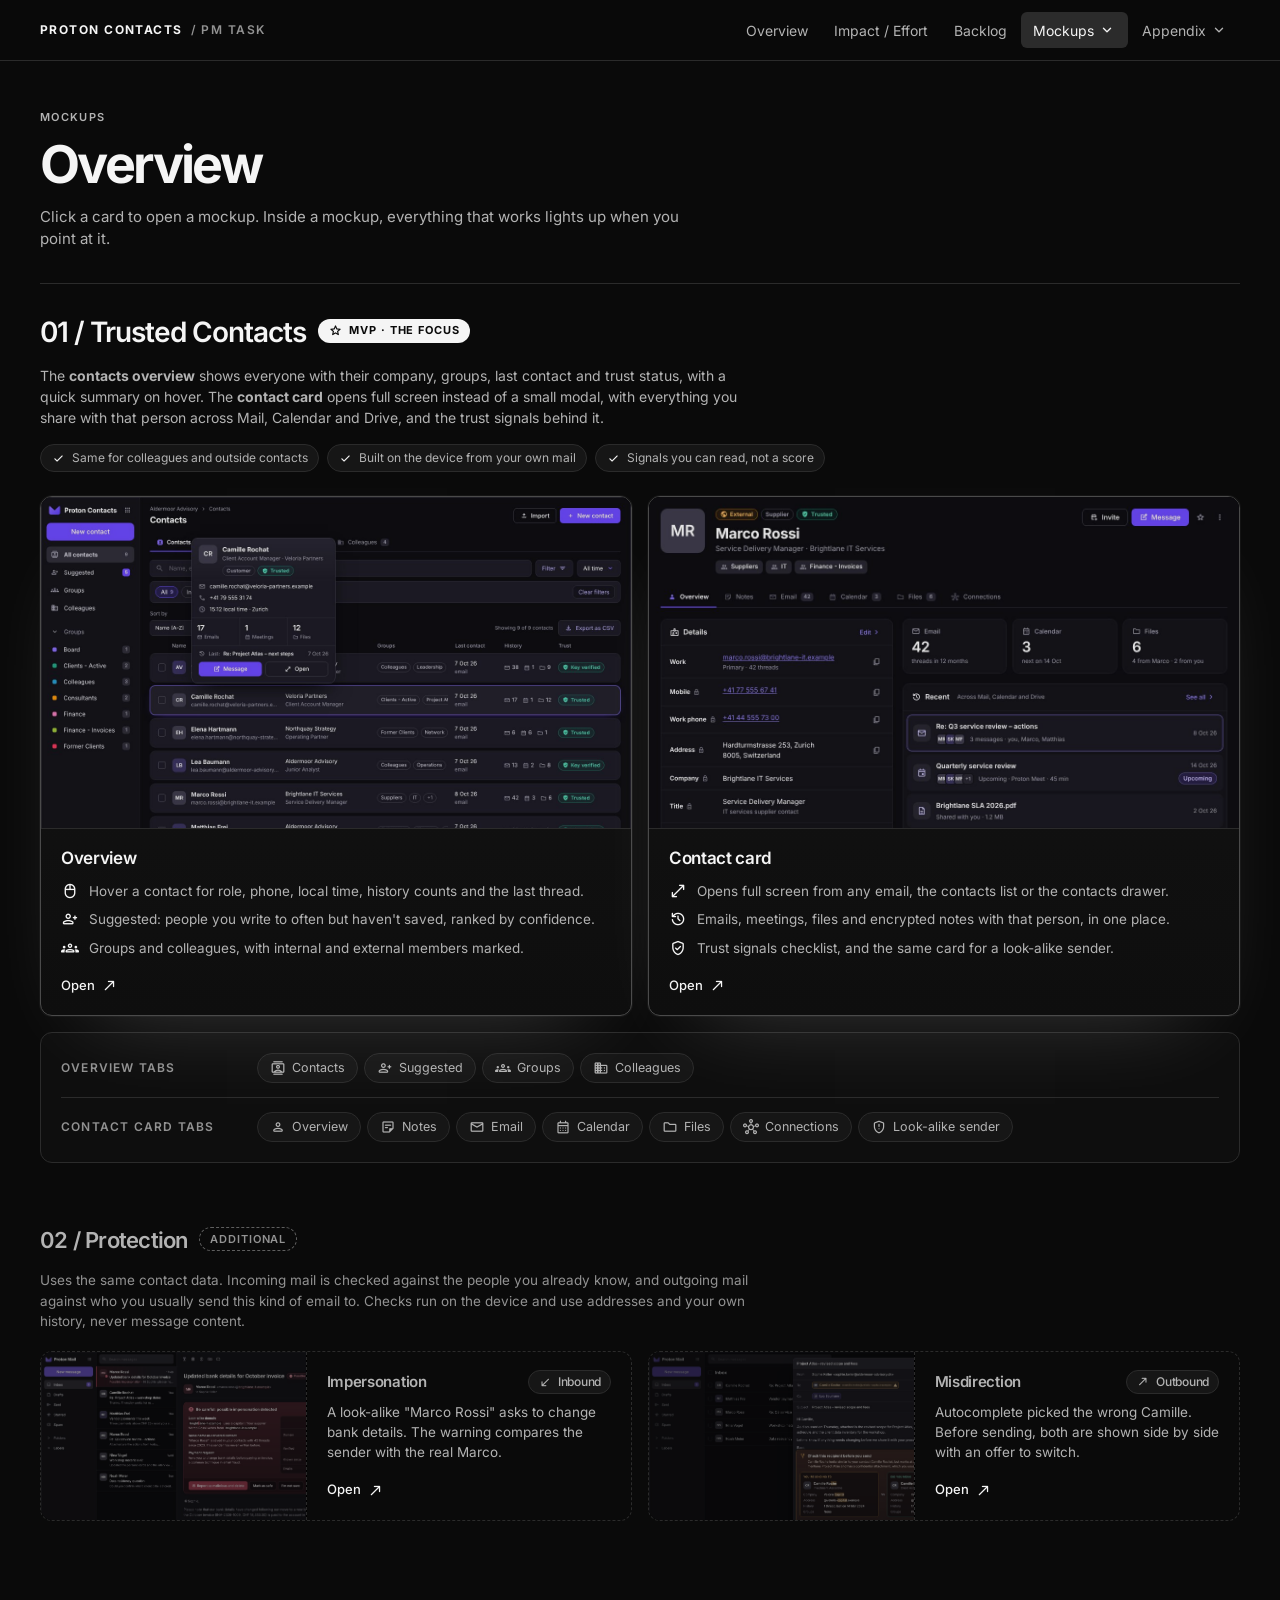
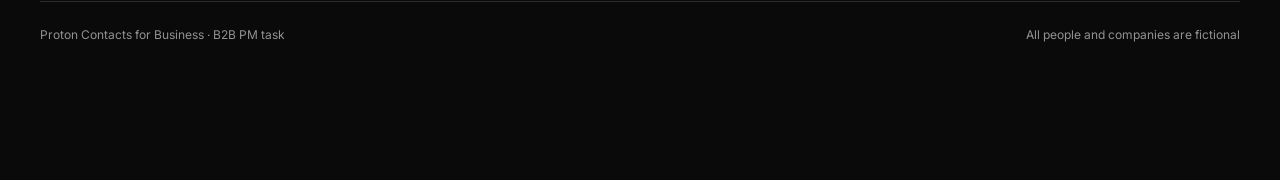
<file: mockups/index.html>
<!doctype html>
<html lang="en">
<head>
<meta charset="utf-8">
<meta name="viewport" content="width=device-width, initial-scale=1, viewport-fit=cover">
<meta name="robots" content="noindex, nofollow, noarchive">
<meta name="color-scheme" content="dark">
<title>Mockups Overview</title>
<link rel="preload" href="../assets/fonts/inter-latin-wght-normal.woff2" as="font" type="font/woff2" crossorigin>
<link rel="preload" href="../assets/fonts/material-symbols-rounded.woff2" as="font" type="font/woff2" crossorigin>
<link rel="stylesheet" href="../assets/fonts/fonts.css">
<link rel="stylesheet" href="../assets/ds/ds.css">
<link rel="stylesheet" href="../assets/site.css">
</head>
<body class="ds-system">
<script src="../assets/site-nav.js"></script>
<main class="site-wrap site-main">
  <header class="ds-system site-head">
    <span class="ds-label">Mockups</span>
    <h1 class="site-head__title">Overview</h1>
    <p class="site-head__sub">Click a card to open a mockup. Inside a mockup, everything that works lights up when you point at it.</p>
    <hr class="site-head__divider">
  </header>

  <!-- ============ 01 Trusted Contacts (the focus) ============ -->
  <section class="site-section" id="trusted">
    <div class="ds-section-head"><h2 class="ds-heading">01 / Trusted Contacts<span class="site-badge-mvp"><span class="ms" aria-hidden="true">star</span>MVP · the focus</span></h2></div>
    <p class="site-section__intro">The <b>contacts overview</b> shows everyone with their company, groups, last contact and trust status, with a quick summary on hover. The <b>contact card</b> opens full screen instead of a small modal, with everything you share with that person across Mail, Calendar and Drive, and the trust signals behind it.</p>
    <div class="site-points">
      <span class="ds-badge"><span class="ms" aria-hidden="true">check</span>Same for colleagues and outside contacts</span>
      <span class="ds-badge"><span class="ms" aria-hidden="true">check</span>Built on the device from your own mail</span>
      <span class="ds-badge"><span class="ms" aria-hidden="true">check</span>Signals you can read, not a score</span>
    </div>

    <div class="site-grid site-grid--2" style="margin-top:24px">
      <a class="site-card site-card--focus" href="contacts-list.html">
        <div class="site-card__shot"><img src="img/list-overview.jpg" alt="Contacts list with a hover card for Camille Rochat" loading="lazy" decoding="async"></div>
        <div class="site-card__body">
          <div class="site-card__title">Overview</div>
          <ul class="site-card__list">
            <li><span class="ms" aria-hidden="true">mouse</span>Hover a contact for role, phone, local time, history counts and the last thread.</li>
            <li><span class="ms" aria-hidden="true">person_add</span>Suggested: people you write to often but haven't saved, ranked by confidence.</li>
            <li><span class="ms" aria-hidden="true">groups</span>Groups and colleagues, with internal and external members marked.</li>
          </ul>
          <span class="site-card__go">Open<span class="ms" aria-hidden="true">north_east</span></span>
        </div>
      </a>
      <a class="site-card site-card--focus" href="contacts.html">
        <div class="site-card__shot"><img src="img/view-overview.jpg" alt="Full-screen contact card for Marco Rossi" loading="lazy" decoding="async"></div>
        <div class="site-card__body">
          <div class="site-card__title">Contact card</div>
          <ul class="site-card__list">
            <li><span class="ms" aria-hidden="true">open_in_full</span>Opens full screen from any email, the contacts list or the contacts drawer.</li>
            <li><span class="ms" aria-hidden="true">history</span>Emails, meetings, files and encrypted notes with that person, in one place.</li>
            <li><span class="ms" aria-hidden="true">verified_user</span>Trust signals checklist, and the same card for a look-alike sender.</li>
          </ul>
          <span class="site-card__go">Open<span class="ms" aria-hidden="true">north_east</span></span>
        </div>
      </a>
    </div>

    <div class="ds-card" style="margin-top:16px;padding:6px 20px">
      <div class="site-tabsrow"><span>Overview tabs</span>
        <div class="site-chips"><a href="contacts-list.html#contacts"><span class="ms" aria-hidden="true">contacts</span>Contacts</a><a href="contacts-list.html#suggested"><span class="ms" aria-hidden="true">person_add</span>Suggested</a><a href="contacts-list.html#groups"><span class="ms" aria-hidden="true">groups</span>Groups</a><a href="contacts-list.html#colleagues"><span class="ms" aria-hidden="true">domain</span>Colleagues</a></div>
      </div>
      <div class="site-tabsrow"><span>Contact card tabs</span>
        <div class="site-chips"><a href="contacts.html#c=8&amp;tab=overview"><span class="ms" aria-hidden="true">person</span>Overview</a><a href="contacts.html#c=8&amp;tab=notes"><span class="ms" aria-hidden="true">sticky_note_2</span>Notes</a><a href="contacts.html#c=8&amp;tab=email"><span class="ms" aria-hidden="true">mail</span>Email</a><a href="contacts.html#c=8&amp;tab=calendar"><span class="ms" aria-hidden="true">calendar_month</span>Calendar</a><a href="contacts.html#c=8&amp;tab=files"><span class="ms" aria-hidden="true">folder</span>Files</a><a href="contacts.html#c=8&amp;tab=connections"><span class="ms" aria-hidden="true">hub</span>Connections</a><a href="contacts.html#c=10"><span class="ms" aria-hidden="true">gpp_maybe</span>Look-alike sender</a></div>
      </div>
    </div>
  </section>

  <!-- ============ 02 Protection (additional, muted) ============ -->
  <section class="site-section site-section--muted" id="protection">
    <div class="ds-section-head"><h2 class="ds-heading">02 / Protection<span class="site-badge-soft">Additional</span></h2></div>
    <p class="site-section__intro">Uses the same contact data. Incoming mail is checked against the people you already know, and outgoing mail against who you usually send this kind of email to. Checks run on the device and use addresses and your own history, never message content.</p>
    <div class="site-grid site-grid--2" style="margin-top:20px">
      <a class="site-card site-card--muted site-card--h" href="protection.html#imp">
        <div class="site-card__shot"><img src="img/prot-impersonation.jpg" alt="Impersonation warning on an email from a look-alike domain" loading="lazy" decoding="async"></div>
        <div class="site-card__body"><div class="site-card__title">Impersonation<span class="ds-badge"><span class="ms" aria-hidden="true" style="font-size:14px">call_received</span>Inbound</span></div><p class="site-card__desc">A look-alike "Marco Rossi" asks to change bank details. The warning compares the sender with the real Marco.</p><span class="site-card__go">Open<span class="ms" aria-hidden="true">north_east</span></span></div>
      </a>
      <a class="site-card site-card--muted site-card--h" href="protection.html#mis">
        <div class="site-card__shot"><img src="img/prot-misdirection.jpg" alt="Misdirection warning in the composer" loading="lazy" decoding="async"></div>
        <div class="site-card__body"><div class="site-card__title">Misdirection<span class="ds-badge"><span class="ms" aria-hidden="true" style="font-size:14px">call_made</span>Outbound</span></div><p class="site-card__desc">Autocomplete picked the wrong Camille. Before sending, both are shown side by side with an offer to switch.</p><span class="site-card__go">Open<span class="ms" aria-hidden="true">north_east</span></span></div>
      </a>
    </div>
  </section>

  <footer class="site-foot"><span>Proton Contacts for Business · B2B PM task</span><span>All people and companies are fictional</span></footer>
</main>
</body>
</html>
</file>
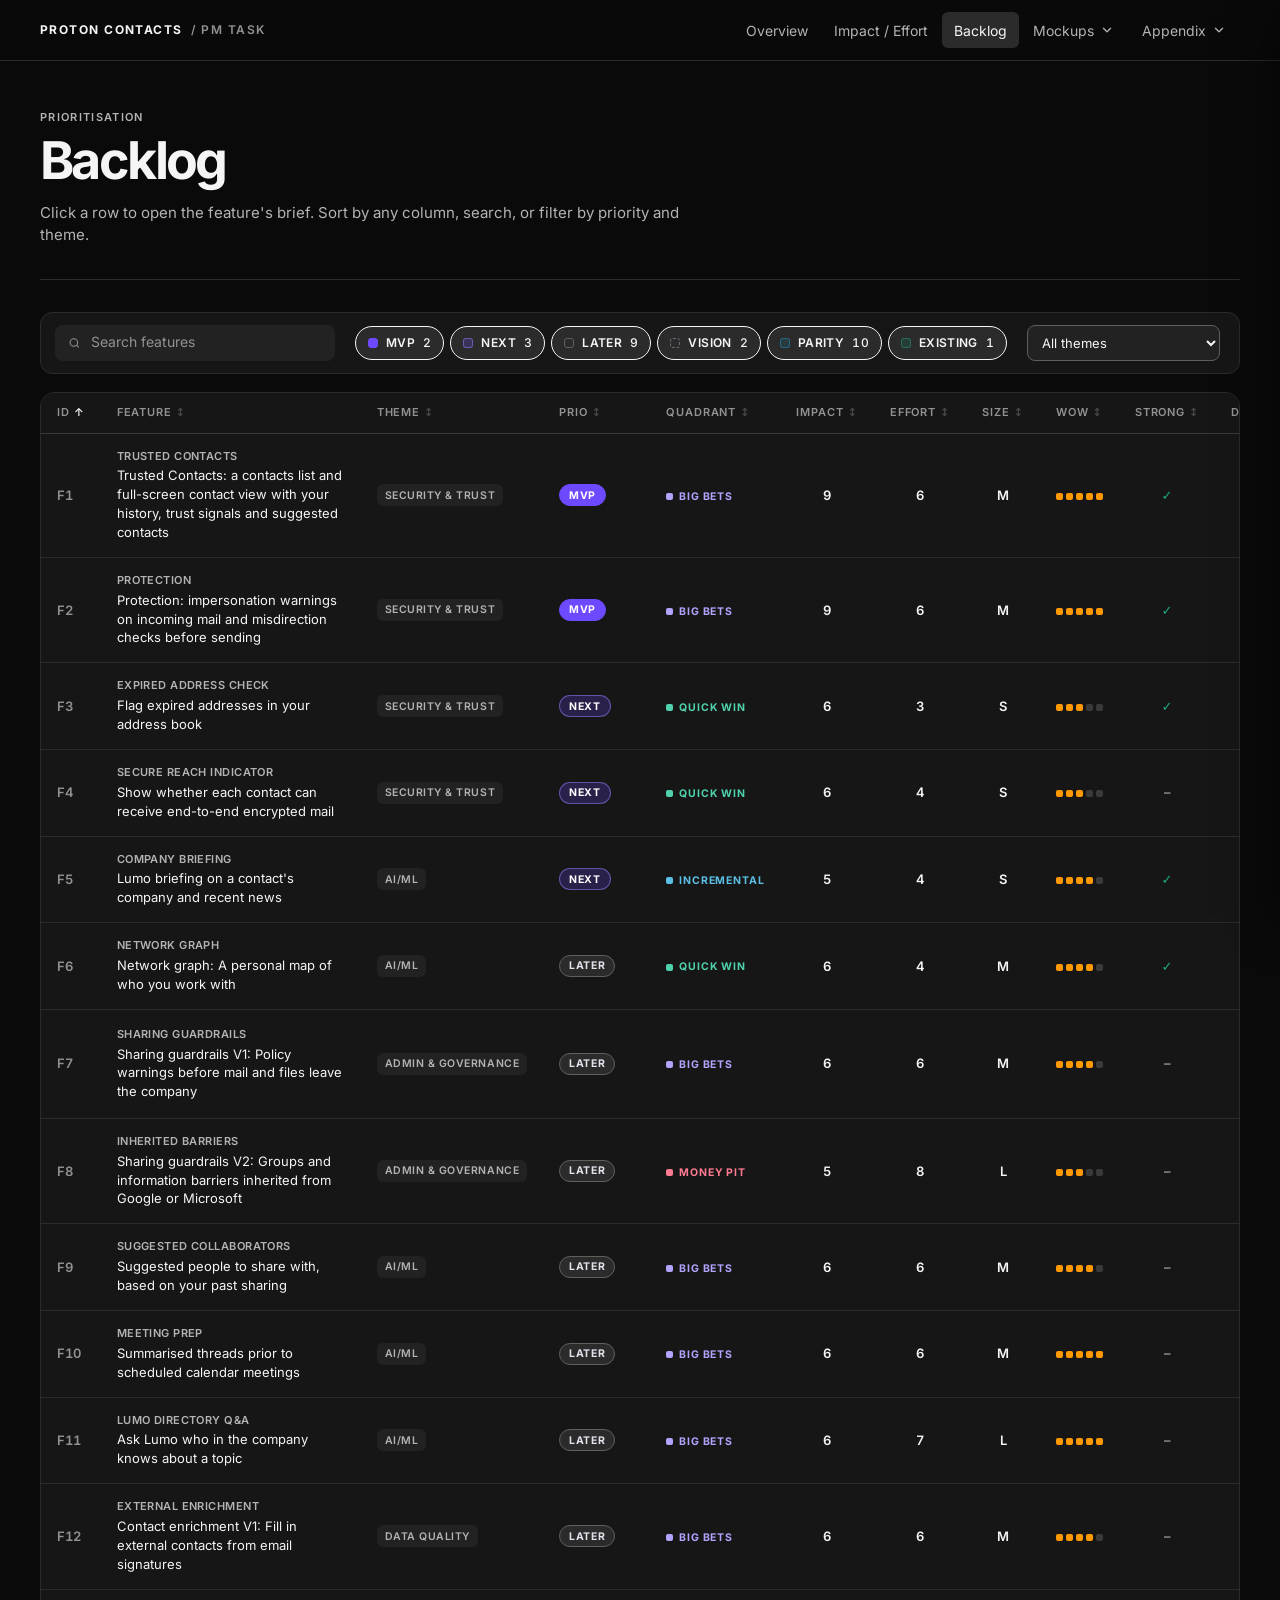
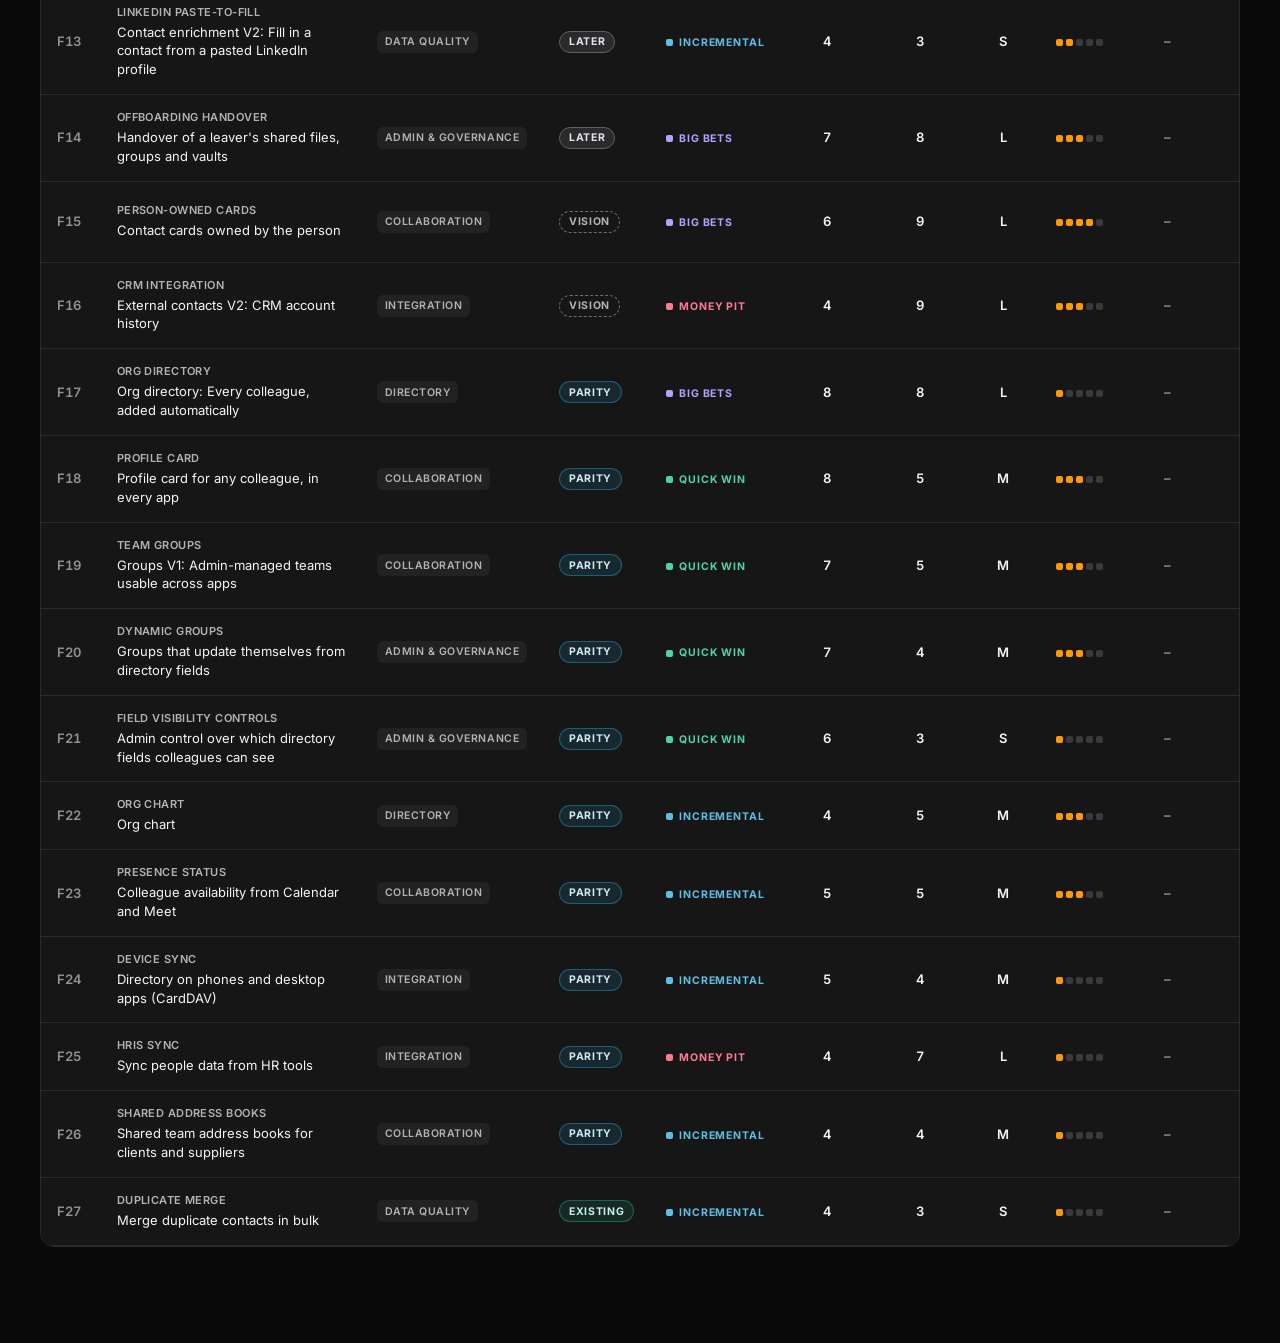
<file: backlog.html>
<!doctype html>
<html lang="en">
<head>
<meta charset="utf-8">
<meta name="viewport" content="width=device-width, initial-scale=1, viewport-fit=cover">
<meta name="robots" content="noindex, nofollow, noarchive">
<title>Backlog · Prioritisation</title>
<link rel="preload" href="assets/fonts/inter-latin-wght-normal.woff2" as="font" type="font/woff2" crossorigin>
<link rel="preload" href="assets/fonts/material-symbols-rounded.woff2" as="font" type="font/woff2" crossorigin>
<link rel="stylesheet" href="assets/fonts/fonts.css">
<link rel="stylesheet" href="assets/ds/ds.css">
<link rel="stylesheet" href="assets/site.css">
<link rel="stylesheet" href="assets/prioritisation.css">
</head>
<body>
<script src="assets/site-nav.js"></script>
<div class="wrap">
  <header class="ds-system site-head">
    <span class="ds-label">Prioritisation</span>
    <h1 class="site-head__title">Backlog</h1>
    <p class="site-head__sub">Click a row to open the feature's brief. Sort by any column, search, or filter by priority and theme.</p>
    <hr class="site-head__divider">
  </header>

  <!-- BACKLOG VIEW -->
  <section id="view-backlog">
    <div class="toolbar">
      <label class="search" for="b-search">
        <svg width="14" height="14" viewBox="0 0 24 24" fill="none" stroke="currentColor" stroke-width="2" aria-hidden="true" style="color:var(--text-hint)"><circle cx="11" cy="11" r="7"/><path d="m20 20-3.5-3.5"/></svg>
        <input id="b-search" type="search" placeholder="Search features" autocomplete="off">
      </label>
      <div class="filters" id="b-filters"></div>
      <select class="select" id="b-theme" aria-label="Theme"><option value="">All themes</option></select>
    </div>
    <div class="table-scroll">
      <table>
        <thead><tr id="b-head"></tr></thead>
        <tbody id="b-table"></tbody>
      </table>
    </div>
  </section>
</div>

<div class="scrim" id="scrim" hidden></div>
<aside class="drawer" id="drawer" role="dialog" aria-modal="true" aria-labelledby="d-title" aria-hidden="true">
  <div class="d-head" id="d-head"></div>
  <div class="d-body" id="d-body"></div>
  <div class="d-nav">
    <button class="btn" id="d-prev">← Previous</button>
    <button class="btn right" id="d-next">Next →</button>
  </div>
</aside>

<script src="data/features.js"></script>
<script src="assets/prioritisation.js"></script>
</body>
</html>
</file>
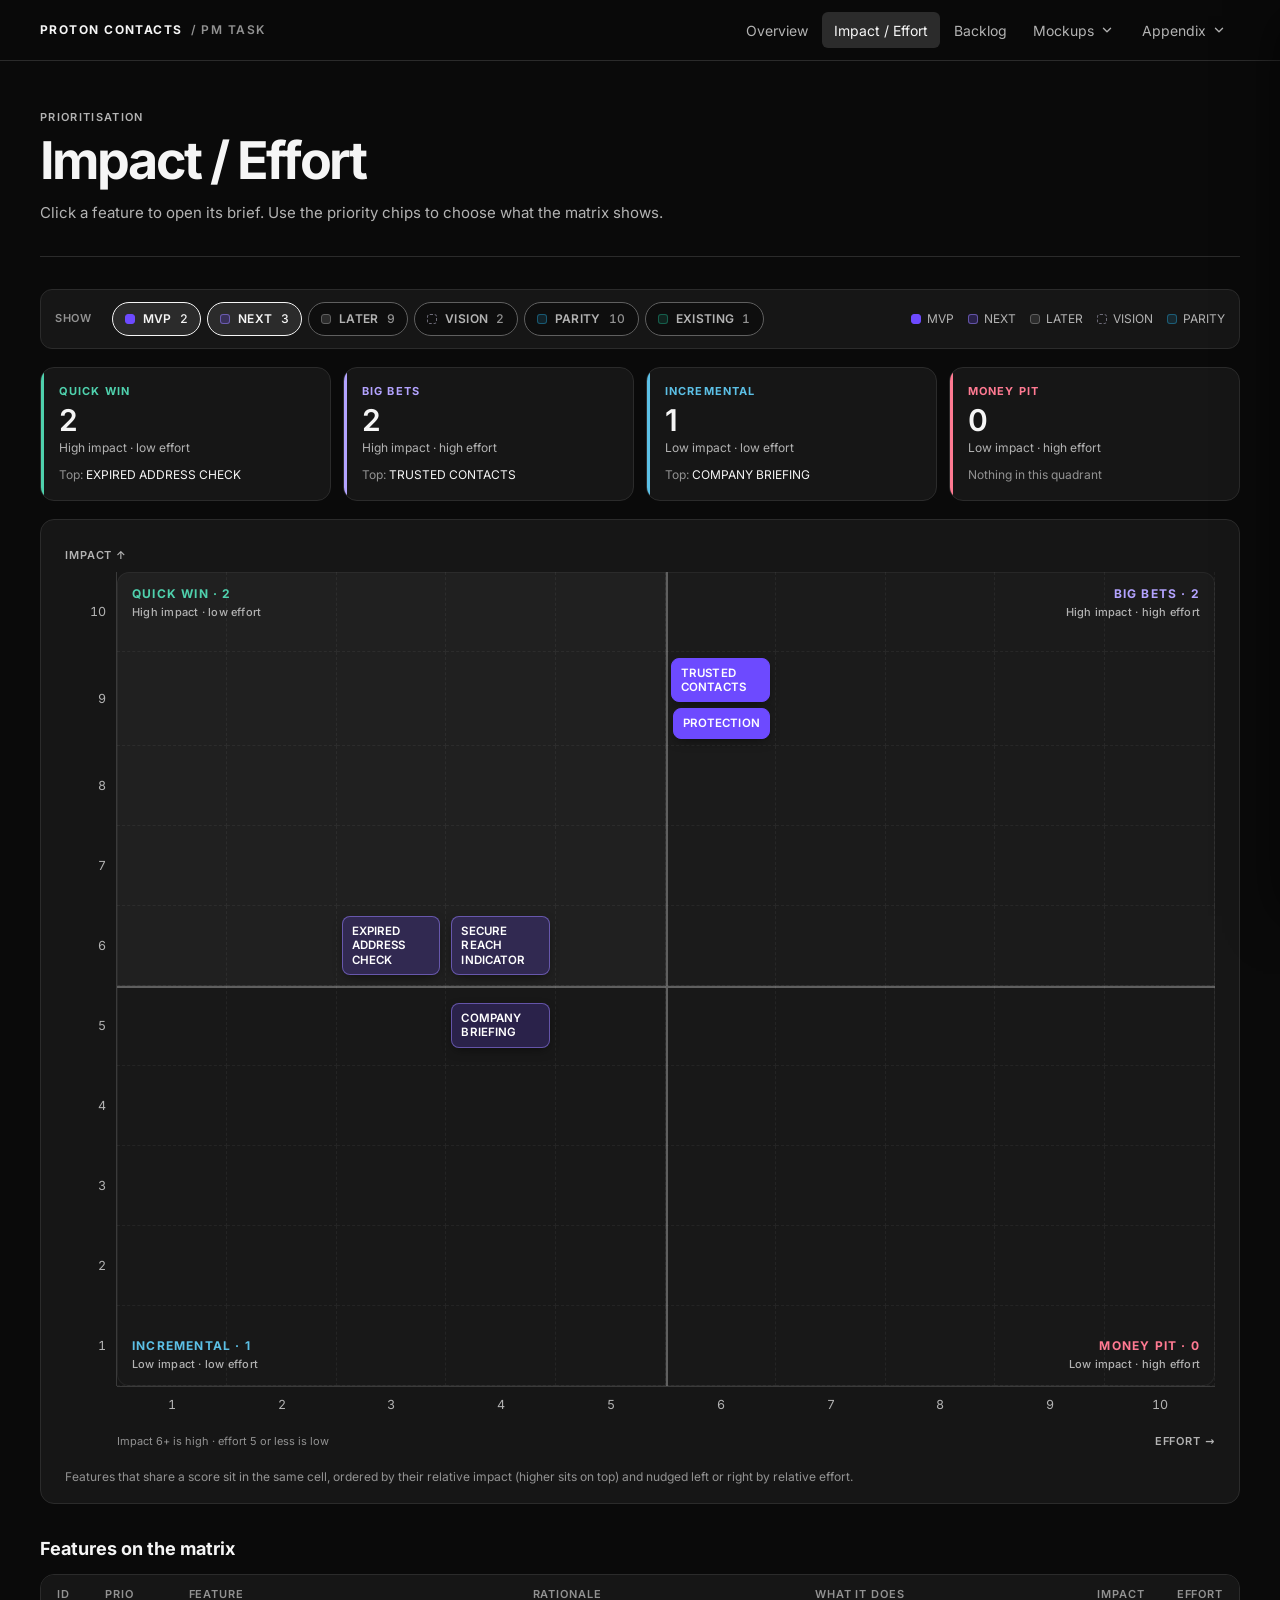
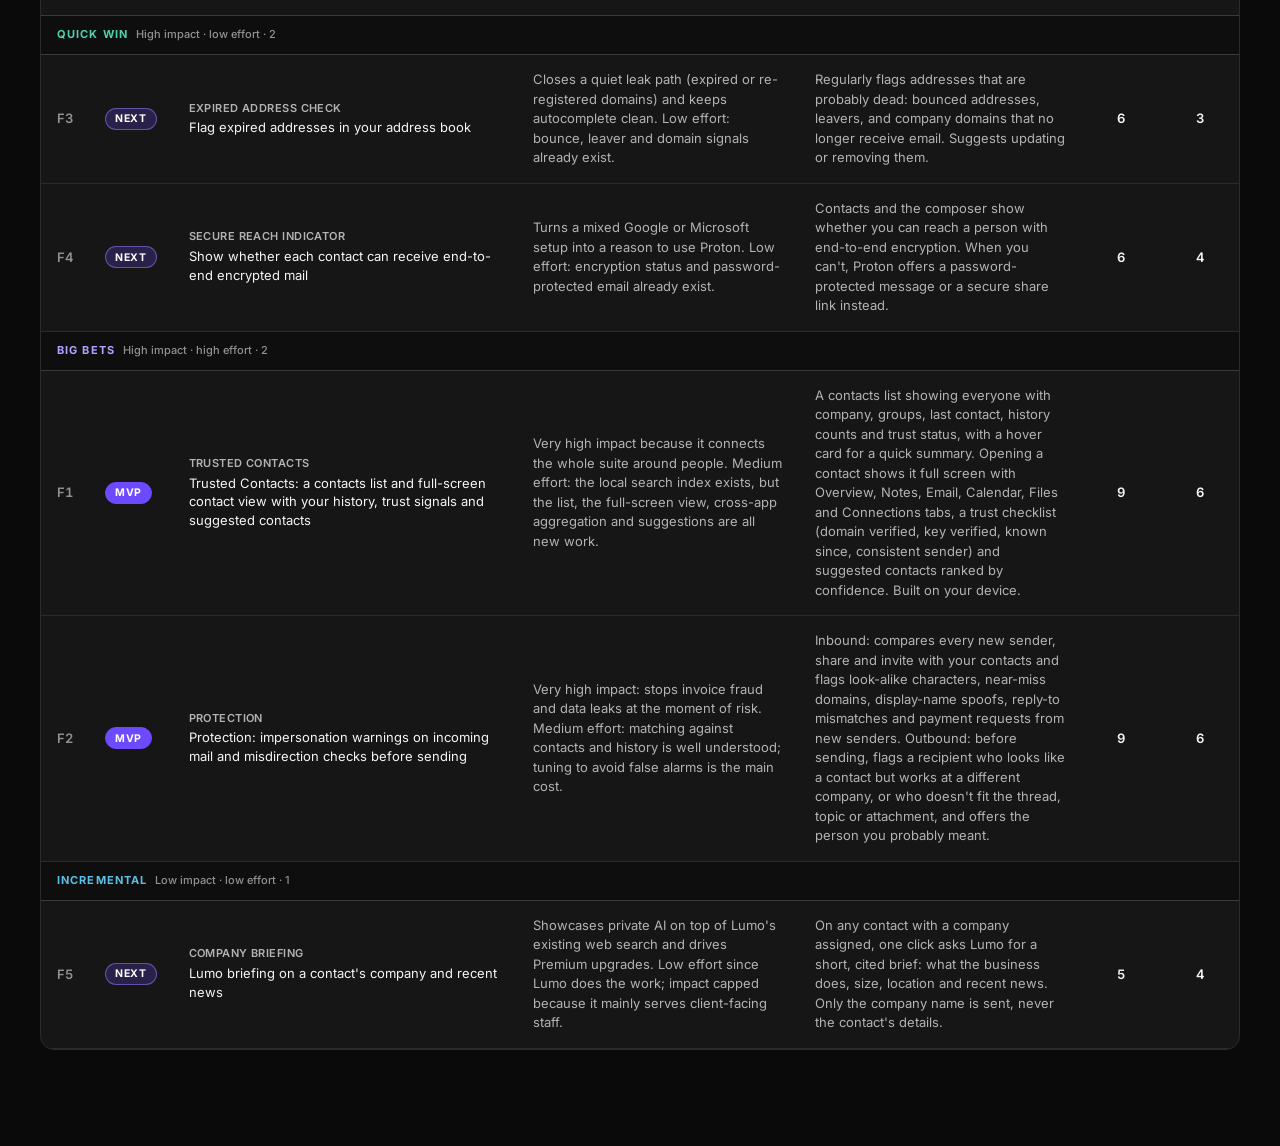
<file: matrix.html>
<!doctype html>
<html lang="en">
<head>
<meta charset="utf-8">
<meta name="viewport" content="width=device-width, initial-scale=1, viewport-fit=cover">
<meta name="robots" content="noindex, nofollow, noarchive">
<title>Impact / Effort · Prioritisation</title>
<link rel="preload" href="assets/fonts/inter-latin-wght-normal.woff2" as="font" type="font/woff2" crossorigin>
<link rel="preload" href="assets/fonts/material-symbols-rounded.woff2" as="font" type="font/woff2" crossorigin>
<link rel="stylesheet" href="assets/fonts/fonts.css">
<link rel="stylesheet" href="assets/ds/ds.css">
<link rel="stylesheet" href="assets/site.css">
<link rel="stylesheet" href="assets/prioritisation.css">
<script>/* Old link: matrix.html#backlog now lives on its own page */ if (location.hash === "#backlog") location.replace("backlog.html");</script>
</head>
<body>
<script src="assets/site-nav.js"></script>
<div class="wrap">
  <header class="ds-system site-head">
    <span class="ds-label">Prioritisation</span>
    <h1 class="site-head__title">Impact / Effort</h1>
    <p class="site-head__sub">Click a feature to open its brief. Use the priority chips to choose what the matrix shows.</p>
    <hr class="site-head__divider">
  </header>

  <!-- MATRIX VIEW -->
  <section id="view-matrix">
    <div class="toolbar">
      <span class="label">Show</span>
      <div class="filters" id="m-filters"></div>
      <div class="legend" aria-hidden="true">
        <span><i class="sw p-MVP" style="width:10px;height:10px;border-radius:3px;display:inline-block"></i>MVP</span>
        <span><i class="sw p-NEXT" style="width:10px;height:10px;border-radius:3px;display:inline-block"></i>NEXT</span>
        <span><i class="sw p-LATER" style="width:10px;height:10px;border-radius:3px;display:inline-block"></i>LATER</span>
        <span><i class="sw p-VISION" style="width:10px;height:10px;border-radius:3px;display:inline-block;border-style:dashed"></i>VISION</span>
        <span><i class="sw p-PARITY" style="width:10px;height:10px;border-radius:3px;display:inline-block"></i>PARITY</span>
      </div>
    </div>

    <div class="qstats" id="qstats"></div>
    <div class="card">
      <div class="matrix-scroll">
        <p class="y-title">Impact ↑</p>
        <div class="matrix" id="matrix"></div>
        <div class="axis-titles"><span class="hint">Impact 6+ is high · effort 5 or less is low</span><span>Effort →</span></div>
      </div>
      <p class="note">Features that share a score sit in the same cell, ordered by their relative impact (higher sits on top) and nudged left or right by relative effort.</p>
    </div>

    <div class="section-h">
      <h2>Features on the matrix</h2>
    </div>
    <div class="table-scroll">
      <table>
        <thead><tr><th>ID</th><th>Prio</th><th>Feature</th><th>Rationale</th><th>What it does</th><th class="t-num">Impact</th><th class="t-num">Effort</th></tr></thead>
        <tbody id="m-table"></tbody>
      </table>
    </div>
  </section>

</div>

<div class="scrim" id="scrim" hidden></div>
<aside class="drawer" id="drawer" role="dialog" aria-modal="true" aria-labelledby="d-title" aria-hidden="true">
  <div class="d-head" id="d-head"></div>
  <div class="d-body" id="d-body"></div>
  <div class="d-nav">
    <button class="btn" id="d-prev">← Previous</button>
    <button class="btn right" id="d-next">Next →</button>
  </div>
</aside>

<script src="data/features.js"></script>
<script src="assets/prioritisation.js"></script>
</body>
</html>
</file>
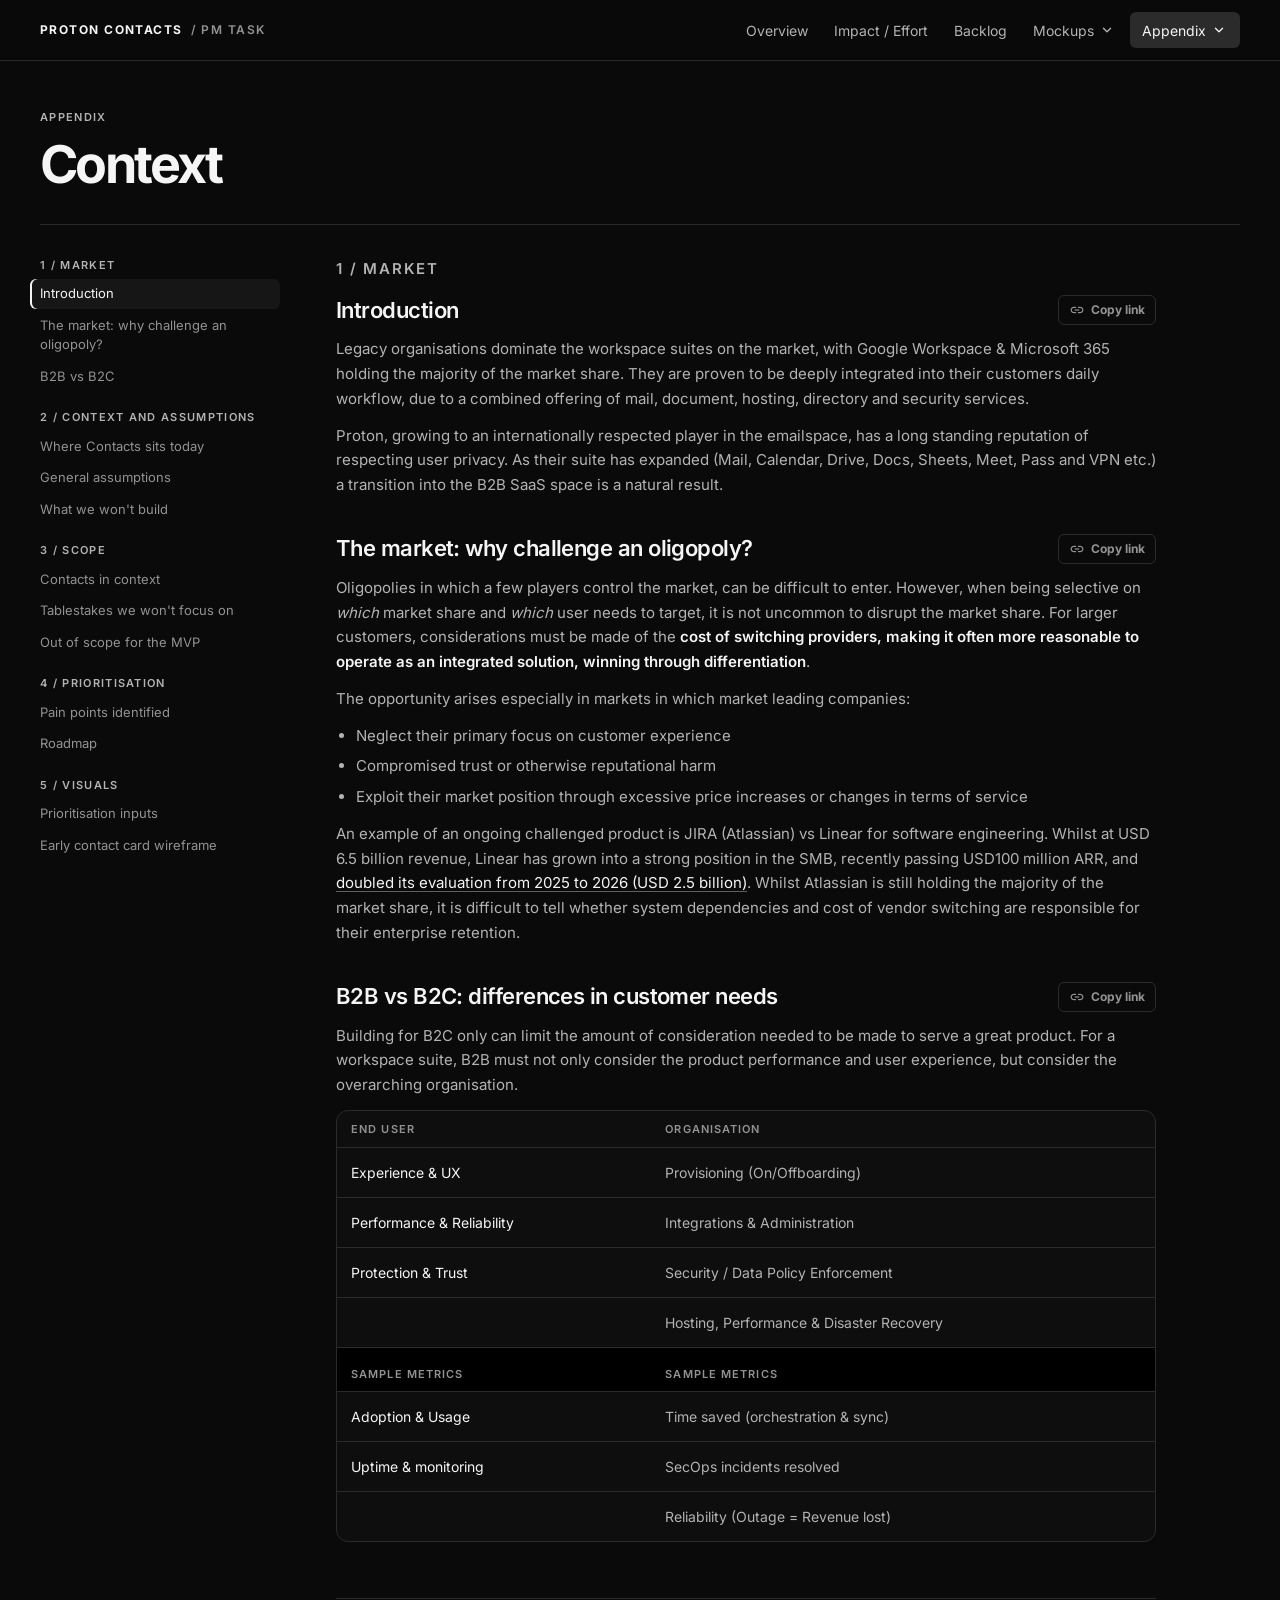
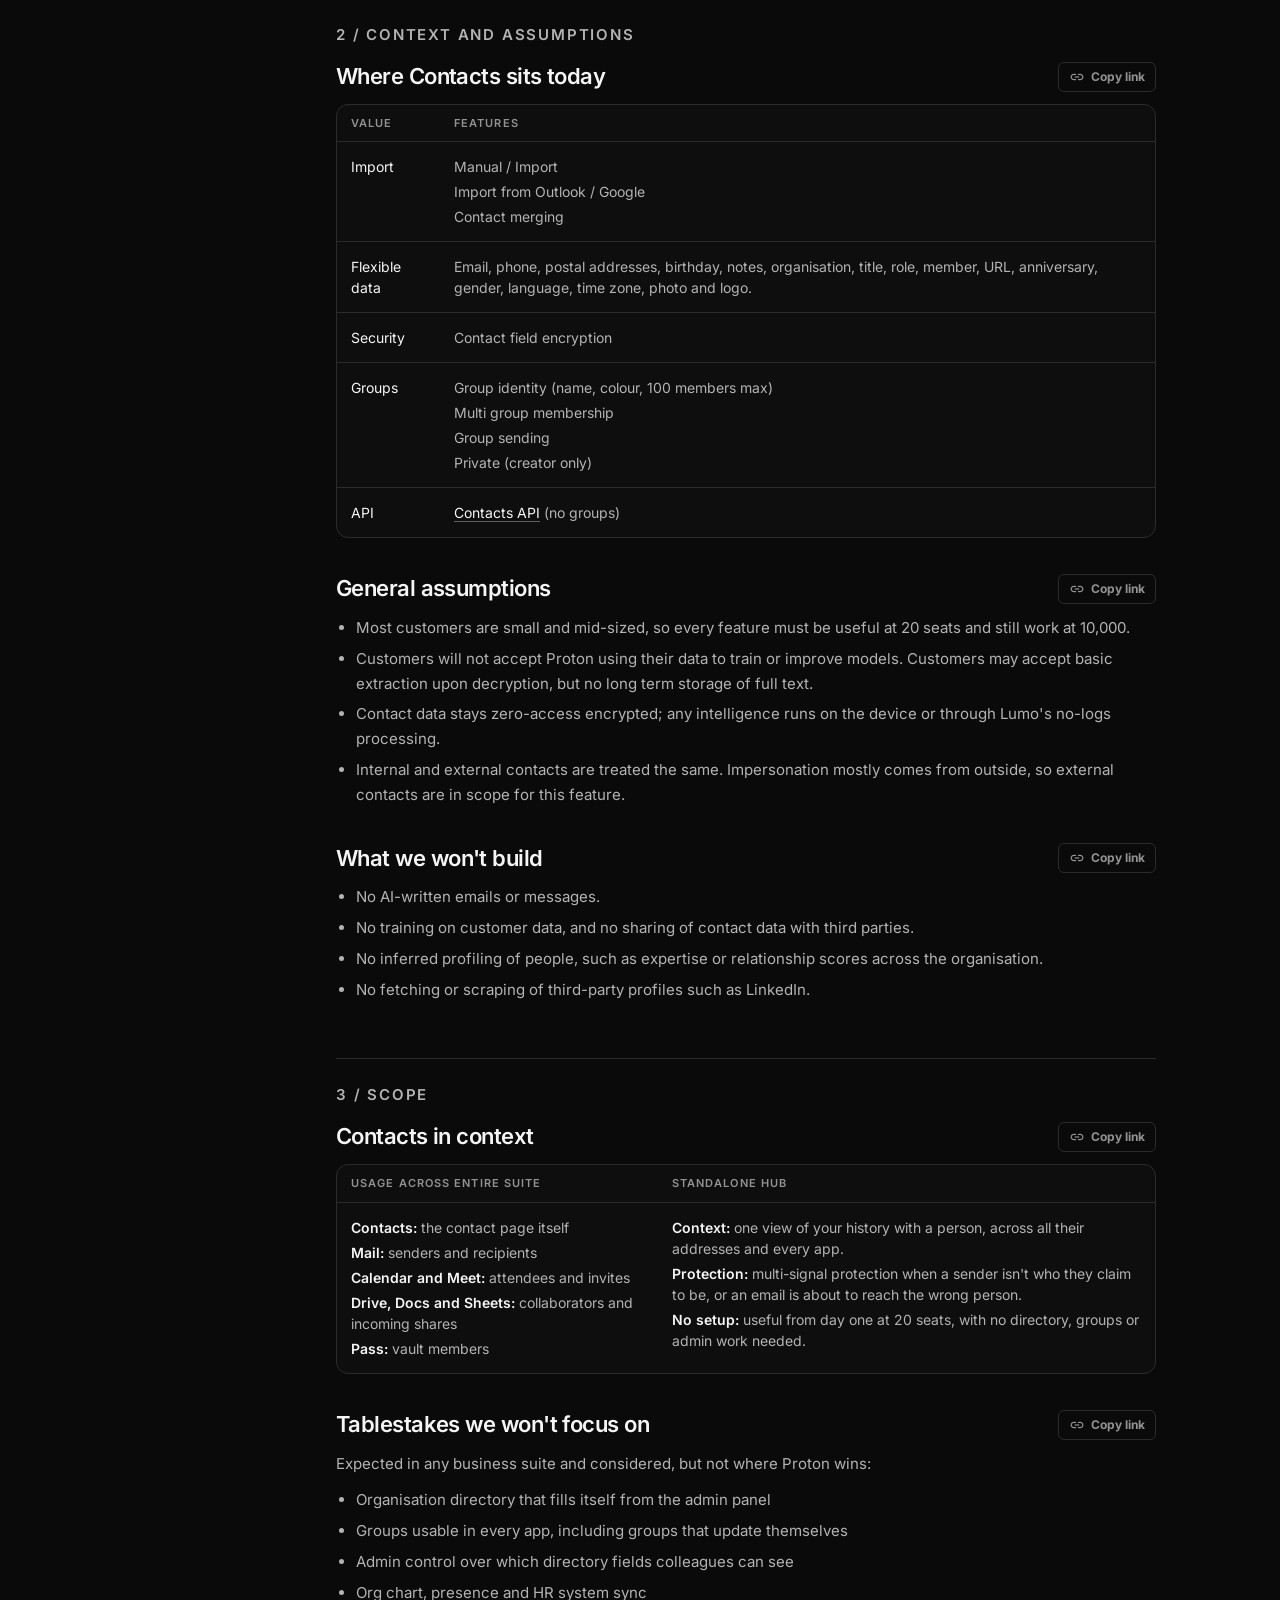
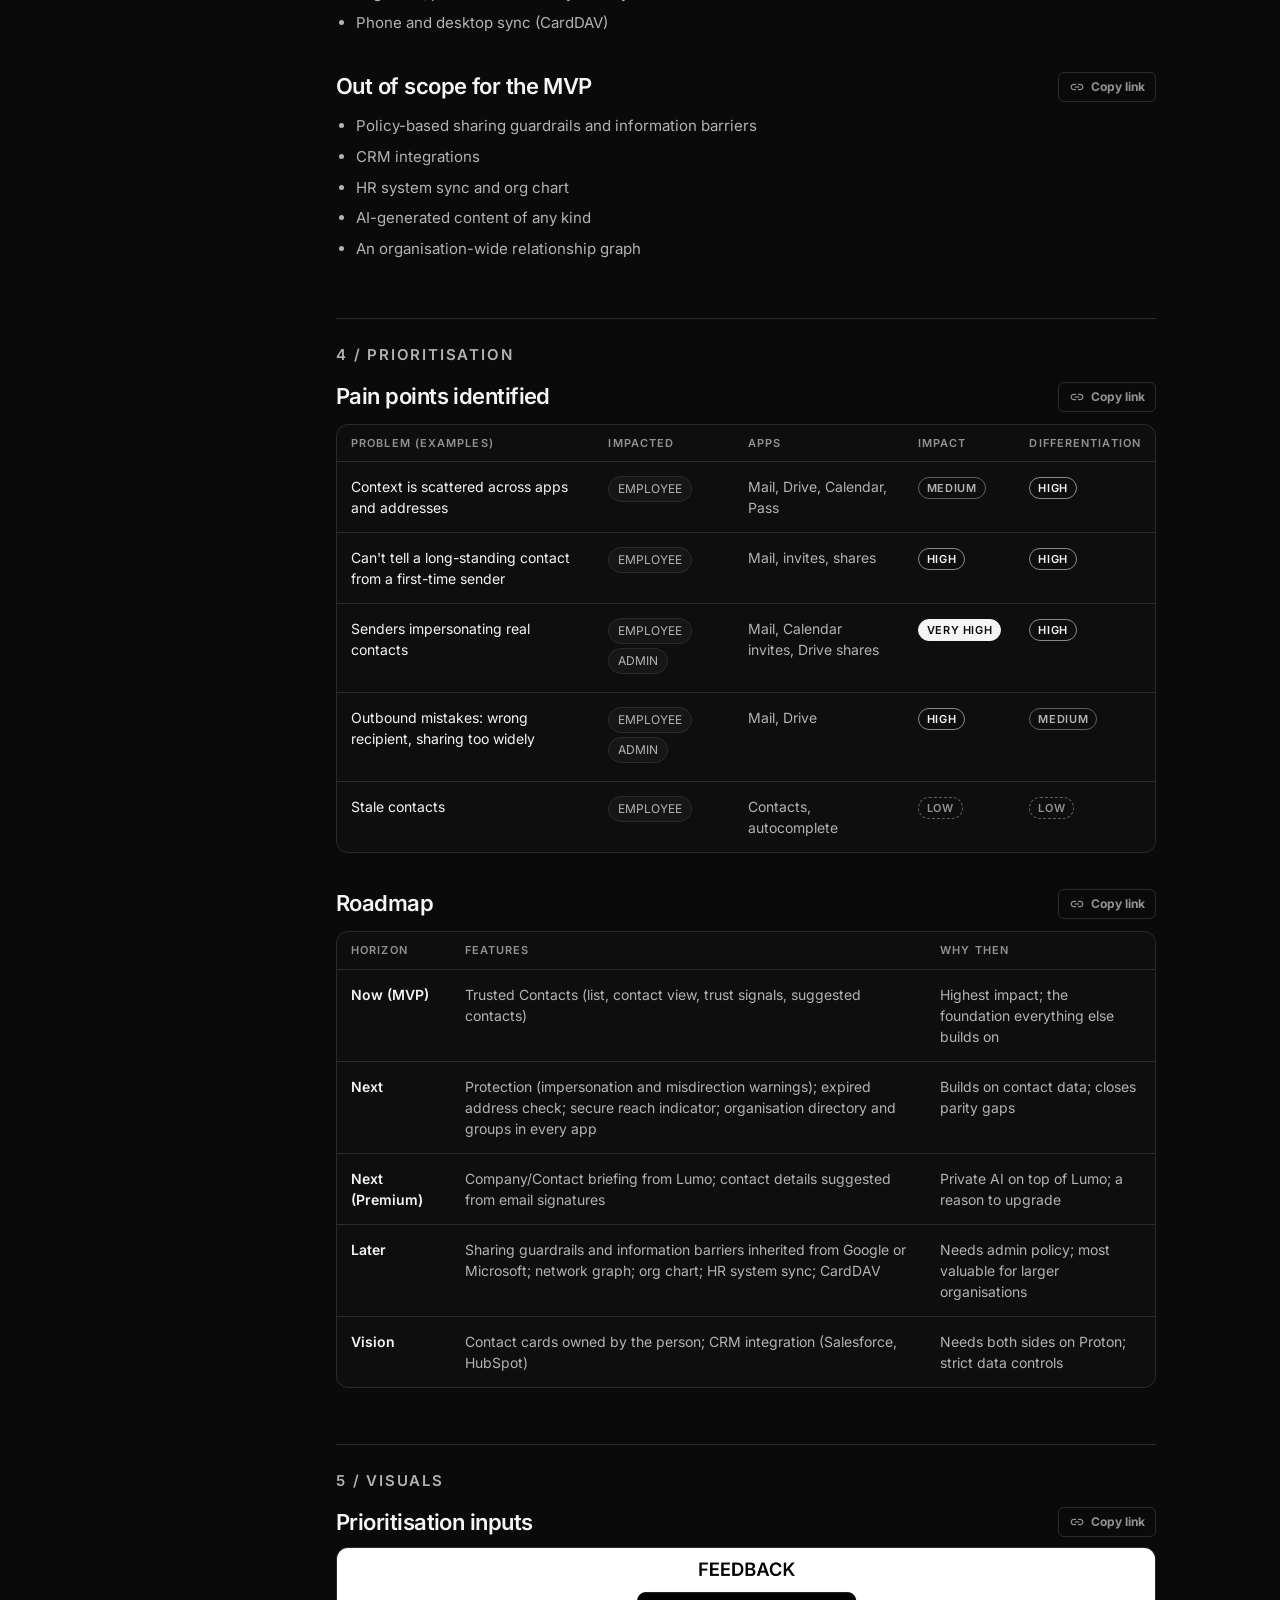
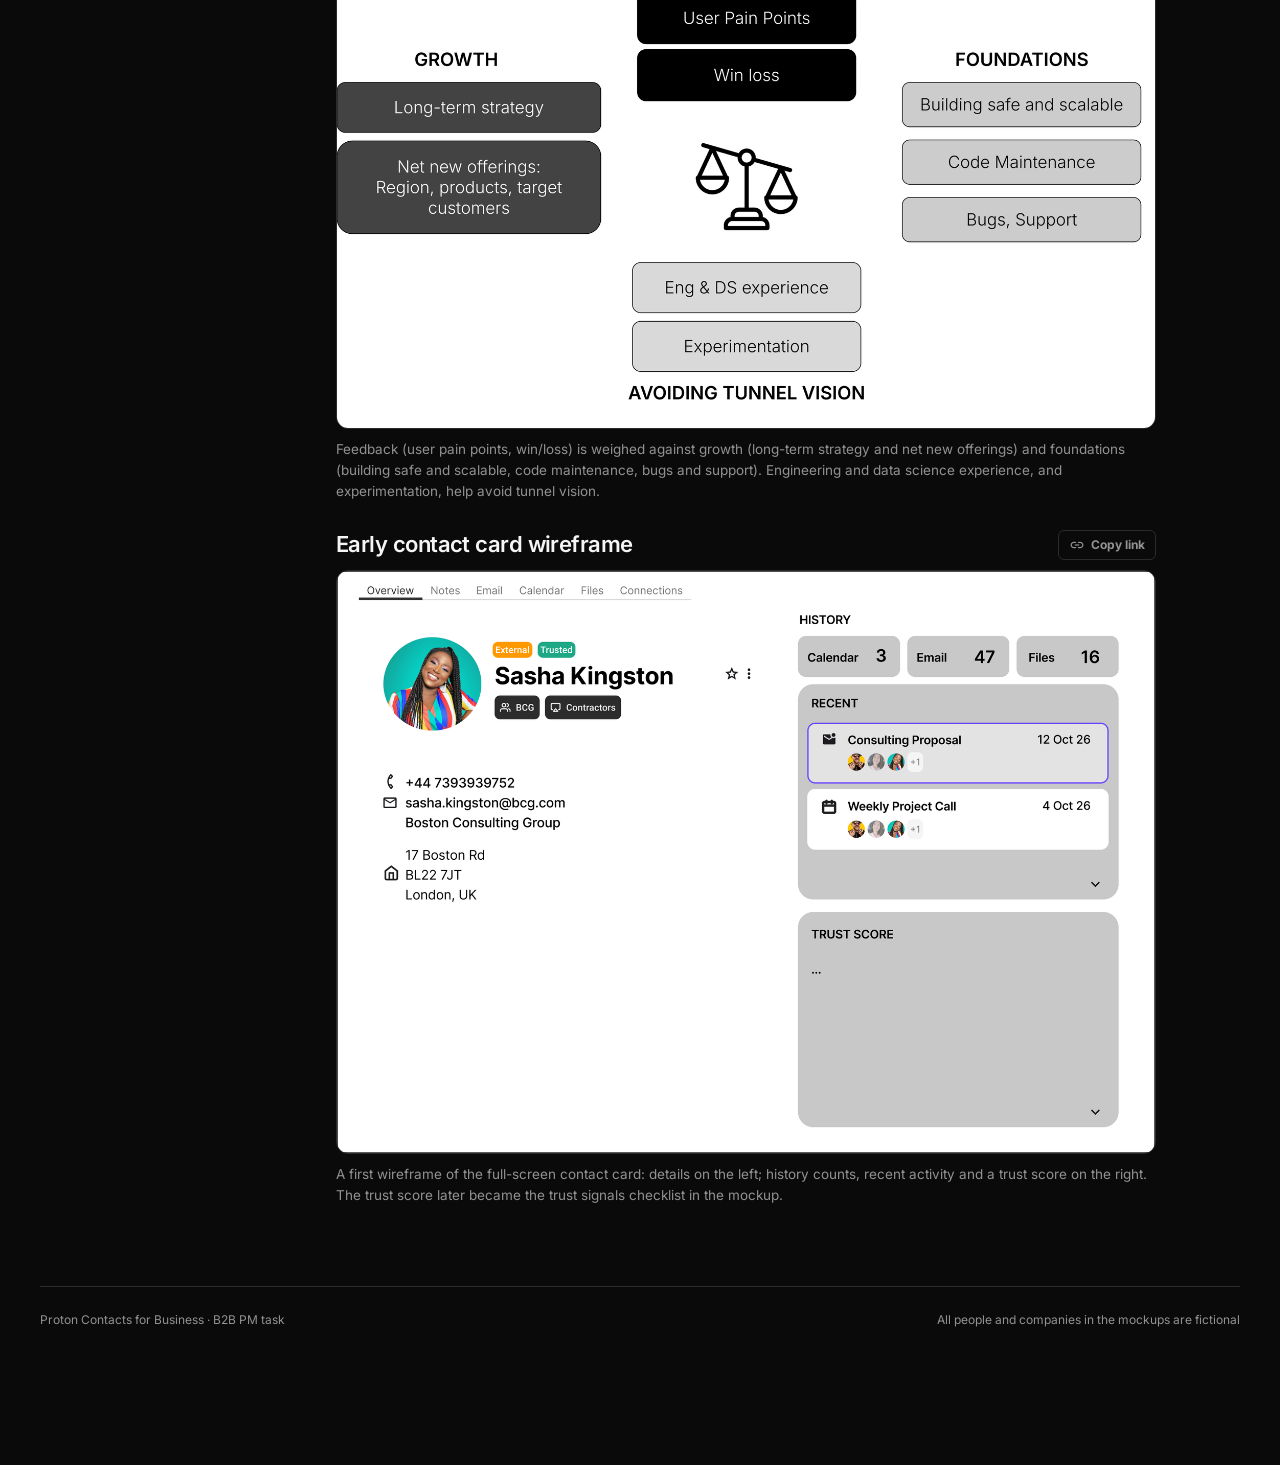
<file: appendix/context.html>
<!doctype html>
<html lang="en">
<head>
<meta charset="utf-8">
<meta name="viewport" content="width=device-width, initial-scale=1, viewport-fit=cover">
<meta name="robots" content="noindex, nofollow, noarchive">
<meta name="color-scheme" content="dark">
<title>Context · Appendix</title>
<link rel="preload" href="../assets/fonts/inter-latin-wght-normal.woff2" as="font" type="font/woff2" crossorigin>
<link rel="preload" href="../assets/fonts/material-symbols-rounded.woff2" as="font" type="font/woff2" crossorigin>
<link rel="stylesheet" href="../assets/fonts/fonts.css">
<link rel="stylesheet" href="../assets/ds/ds.css">
<link rel="stylesheet" href="../assets/site.css">
<style>
/* Two columns: contents on the left (sticky), sections on the right */
.ds-system .ctx-layout { display: grid; grid-template-columns: 240px minmax(0, 1fr); gap: 56px; align-items: start; }
.ds-system .ctx-layout > * { min-width: 0; }
@media (max-width: 960px) { .ds-system .ctx-layout { grid-template-columns: 1fr; gap: 32px; } }
.ds-system .ctx-toc { position: sticky; top: 84px; display: flex; flex-direction: column; gap: 18px; font-size: 13px; }
@media (max-width: 960px) { .ds-system .ctx-toc { position: static; padding: 16px 18px; border: 1px solid var(--ds-border); border-radius: var(--ds-radius); background: var(--ds-surface); } }
.ds-system .ctx-toc .ds-label { margin: 0 0 6px; }
.ds-system .ctx-toc ul { list-style: none; margin: 0; padding: 0; display: flex; flex-direction: column; gap: 2px; }
.ds-system .ctx-toc a { display: block; padding: 5px 10px; margin-left: -10px; border-radius: 6px; color: var(--ds-subtle); text-decoration: none; transition: background-color .14s, color .14s; }
.ds-system .ctx-toc a:hover { color: var(--ds-text); background: var(--ds-raised); }
.ds-system .ctx-toc a[aria-current="true"] { color: var(--ds-text); background: var(--ds-raised); box-shadow: inset 2px 0 0 var(--ds-text); }

/* Sections: one heading size for all, a group label above each group */
.ds-system .ctx { max-width: 820px; }
.ds-system .ctx-group { margin: 56px 0 0; padding-top: 24px; border-top: 1px solid var(--ds-border); }
.ds-system .ctx-group:first-child { margin-top: 0; padding-top: 0; border-top: 0; }
.ds-system .ctx-sec { margin-top: 36px; scroll-margin-top: 84px; }
.ds-system .ctx-group + .ctx-sec { margin-top: 14px; }
.ds-system .ctx-head { display: flex; align-items: center; gap: 12px; margin-bottom: 12px; }
.ds-system .ctx-head h2 { font-size: 22px; font-weight: 600; letter-spacing: -.025em; line-height: 1.25; }
.ds-system .ctx-head h2 a { color: inherit; text-decoration: none; }
.ds-system .ctx-head h2 a:hover { text-decoration: underline; text-decoration-color: var(--ds-border-strong); text-underline-offset: 4px; }
.ds-system .ctx-copy { margin-left: auto; flex: none; display: inline-flex; align-items: center; gap: 6px; height: 30px; padding: 0 10px; border-radius: 6px; border: 1px solid var(--ds-border); background: transparent; color: var(--ds-subtle); font: 500 12px/1 var(--ds-font); cursor: pointer; transition: background-color .14s, border-color .14s, color .14s, box-shadow .2s; }
.ds-system .ctx-copy:hover { color: var(--ds-text); background: var(--ds-raised); border-color: var(--ds-border-strong); box-shadow: 0 0 20px -8px #ffffff66; }
.ds-system .ctx-copy .ms { font-size: 16px; }
.ds-system .ctx-copy.is-done { color: var(--ds-success); border-color: #add7b766; }

.ds-system .ctx p, .ds-system .ctx li { color: var(--ds-muted); font-size: 15px; line-height: 1.65; }
.ds-system .ctx p + p, .ds-system .ctx p + ul, .ds-system .ctx ul + p, .ds-system .ctx p + .site-table-wrap { margin-top: 12px; }
.ds-system .ctx ul { margin: 0; padding-left: 20px; display: flex; flex-direction: column; gap: 6px; }
.ds-system .ctx strong { color: var(--ds-text); font-weight: 600; }
.ds-system .ctx a.ext { color: var(--ds-text); text-decoration: underline; text-decoration-color: var(--ds-border-strong); text-underline-offset: 3px; }
.ds-system .ctx a.ext:hover { text-decoration-color: var(--ds-text); }

/* Tables */
.ds-system .ctx .site-table td { font-size: 14px; }
.ds-system .ctx .site-table td:first-child, .ds-system .ctx .site-table td:nth-child(2) { width: auto; white-space: normal; }
.ds-system .ctx .site-table td:first-child { color: var(--ds-text); }
.ds-system .ctx .site-table tr.sub td { padding-top: 18px; padding-bottom: 8px; font-size: 11px; font-weight: 600; letter-spacing: .1em; text-transform: uppercase; color: var(--ds-subtle); background: var(--ds-black); }
.ds-system .ctx .site-table tr.sub:hover { background: var(--ds-black); }
.ds-system .ctx .site-table ul { padding-left: 16px; gap: 4px; }
.ds-system .ctx .site-table li { font-size: 14px; line-height: 1.5; }
.ds-system .ctx .site-table td ul.plain { list-style: none; padding-left: 0; }
@media (max-width: 760px) { .ds-system .ctx .site-table td:nth-child(2), .ds-system .ctx .site-table th:nth-child(2) { display: table-cell; } }
.ds-system .lvl { display: inline-flex; align-items: center; height: 22px; padding: 0 8px; border-radius: 999px; border: 1px solid var(--ds-border-strong); font-size: 11px; font-weight: 600; letter-spacing: .06em; white-space: nowrap; color: var(--ds-muted); }
.ds-system .lvl--vh { background: var(--ds-text); color: var(--ds-on-primary); border-color: var(--ds-text); }
.ds-system .lvl--h { color: var(--ds-text); border-color: #8a8a8a; }
.ds-system .lvl--l { color: var(--ds-subtle); border-style: dashed; }
.ds-system .ctx .site-table td .ds-badge { margin: 0 4px 4px 0; }

/* Figures */
.ds-system .ctx-fig { margin: 0; }
.ds-system .ctx-fig + .ctx-fig { margin-top: 28px; }
.ds-system .ctx-fig a.img { display: block; border-radius: var(--ds-radius); overflow: hidden; border: 1px solid var(--ds-border); background: #fff; transition: border-color .2s, box-shadow .25s; }
.ds-system .ctx-fig a.img:hover { border-color: var(--ds-border-strong); box-shadow: 0 0 0 1px #ffffff14, 0 20px 50px -26px #ffffff40; }
.ds-system .ctx-fig img { display: block; width: 100%; height: auto; }
.ds-system .ctx-fig figcaption { margin-top: 10px; color: var(--ds-subtle); font-size: 13.5px; line-height: 1.55; }
.ds-system .ctx-fig .ctx-head { margin-bottom: 10px; }
.ds-system .ctx-fig h3 { font-size: 16px; font-weight: 600; letter-spacing: -.01em; }
.ds-system .ctx-fig { scroll-margin-top: 84px; }
</style>
</head>
<body class="ds-system">
<script src="../assets/site-nav.js"></script>
<main class="site-wrap site-main">
  <header class="ds-system site-head">
    <span class="ds-label">Appendix</span>
    <h1 class="site-head__title">Context</h1>
    <hr class="site-head__divider">
  </header>

  <div class="ctx-layout">
    <nav class="ctx-toc" aria-label="Contents">
      <div><p class="ds-label">1 / Market</p><ul><li><a href="#introduction">Introduction</a></li><li><a href="#oligopoly">The market: why challenge an oligopoly?</a></li><li><a href="#b2b-vs-b2c">B2B vs B2C</a></li></ul></div>
      <div><p class="ds-label">2 / Context and assumptions</p><ul><li><a href="#contacts-today">Where Contacts sits today</a></li><li><a href="#assumptions">General assumptions</a></li><li><a href="#wont-build">What we won't build</a></li></ul></div>
      <div><p class="ds-label">3 / Scope</p><ul><li><a href="#contacts-in-context">Contacts in context</a></li><li><a href="#tablestakes">Tablestakes we won't focus on</a></li><li><a href="#out-of-scope">Out of scope for the MVP</a></li></ul></div>
      <div><p class="ds-label">4 / Prioritisation</p><ul><li><a href="#pain-points">Pain points identified</a></li><li><a href="#roadmap">Roadmap</a></li></ul></div>
      <div><p class="ds-label">5 / Visuals</p><ul><li><a href="#prioritisation-inputs">Prioritisation inputs</a></li><li><a href="#wireframe">Early contact card wireframe</a></li></ul></div>
    </nav>

    <article class="ctx">
      <!-- To add a section: copy one <section class="ctx-sec">, give it a new id, and add the same id to the contents list above. -->

      <!-- ============ 1 / Market ============ -->
      <p class="ds-label ctx-group">1 / Market</p>

      <section class="ctx-sec" id="introduction">
        <div class="ctx-head"><h2><a href="#introduction">Introduction</a></h2><button class="ctx-copy" type="button" data-copy="introduction"><span class="ms" aria-hidden="true">link</span><b>Copy link</b></button></div>
        <p>Legacy organisations dominate the workspace suites on the market, with Google Workspace &amp; Microsoft 365 holding the majority of the market share. They are proven to be deeply integrated into their customers daily workflow, due to a combined offering of mail, document, hosting, directory and security services.</p>
        <p>Proton, growing to an internationally respected player in the emailspace, has a long standing reputation of respecting user privacy. As their suite has expanded (Mail, Calendar, Drive, Docs, Sheets, Meet, Pass and VPN etc.) a transition into the B2B SaaS space is a natural result.</p>
      </section>

      <section class="ctx-sec" id="oligopoly">
        <div class="ctx-head"><h2><a href="#oligopoly">The market: why challenge an oligopoly?</a></h2><button class="ctx-copy" type="button" data-copy="oligopoly"><span class="ms" aria-hidden="true">link</span><b>Copy link</b></button></div>
        <p>Oligopolies in which a few players control the market, can be difficult to enter. However, when being selective on <em>which</em> market share and <em>which</em> user needs to target, it is not uncommon to disrupt the market share. For larger customers, considerations must be made of the <strong>cost of switching providers, making it often more reasonable to operate as an integrated solution, winning through differentiation</strong>.</p>
        <p>The opportunity arises especially in markets in which market leading companies:</p>
        <ul>
          <li>Neglect their primary focus on customer experience</li>
          <li>Compromised trust or otherwise reputational harm</li>
          <li>Exploit their market position through excessive price increases or changes in terms of service</li>
        </ul>
        <p>An example of an ongoing challenged product is JIRA (Atlassian) vs Linear for software engineering. Whilst at USD 6.5 billion revenue, Linear has grown into a strong position in the SMB, recently passing USD100 million ARR, and <a class="ext" href="https://pulse2.com/linear-completes-99-million-tender-at-2-5-billion-valuation-as-arr-tops-100-million-and-net-retention-hits-177/" target="_blank" rel="noopener">doubled its evaluation from 2025 to 2026 (USD 2.5 billion)</a>. Whilst Atlassian is still holding the majority of the market share, it is difficult to tell whether system dependencies and cost of vendor switching are responsible for their enterprise retention.</p>
      </section>

      <section class="ctx-sec" id="b2b-vs-b2c">
        <div class="ctx-head"><h2><a href="#b2b-vs-b2c">B2B vs B2C: differences in customer needs</a></h2><button class="ctx-copy" type="button" data-copy="b2b-vs-b2c"><span class="ms" aria-hidden="true">link</span><b>Copy link</b></button></div>
        <p>Building for B2C only can limit the amount of consideration needed to be made to serve a great product. For a workspace suite, B2B must not only consider the product performance and user experience, but consider the overarching organisation.</p>
        <div class="site-table-wrap"><table class="site-table">
          <thead><tr><th scope="col">END USER</th><th scope="col">ORGANISATION</th></tr></thead>
          <tbody>
            <tr><td>Experience &amp; UX</td><td>Provisioning (On/Offboarding)</td></tr>
            <tr><td>Performance &amp; Reliability</td><td>Integrations &amp; Administration</td></tr>
            <tr><td>Protection &amp; Trust</td><td>Security / Data Policy Enforcement</td></tr>
            <tr><td></td><td>Hosting, Performance &amp; Disaster Recovery</td></tr>
            <tr class="sub"><td>SAMPLE METRICS</td><td>SAMPLE METRICS</td></tr>
            <tr><td>Adoption &amp; Usage</td><td>Time saved (orchestration &amp; sync)</td></tr>
            <tr><td>Uptime &amp; monitoring</td><td>SecOps incidents resolved</td></tr>
            <tr><td></td><td>Reliability (Outage = Revenue lost)</td></tr>
          </tbody>
        </table></div>
      </section>

      <!-- ============ 2 / Context and assumptions ============ -->
      <p class="ds-label ctx-group">2 / Context and assumptions</p>

      <section class="ctx-sec" id="contacts-today">
        <div class="ctx-head"><h2><a href="#contacts-today">Where Contacts sits today</a></h2><button class="ctx-copy" type="button" data-copy="contacts-today"><span class="ms" aria-hidden="true">link</span><b>Copy link</b></button></div>
        <div class="site-table-wrap"><table class="site-table">
          <thead><tr><th scope="col">VALUE</th><th scope="col">FEATURES</th></tr></thead>
          <tbody>
            <tr><td>Import</td><td><ul class="plain"><li>Manual / Import</li><li>Import from Outlook / Google</li><li>Contact merging</li></ul></td></tr>
            <tr><td>Flexible data</td><td>Email, phone, postal addresses, birthday, notes, organisation, title, role, member, URL, anniversary, gender, language, time zone, photo and logo.</td></tr>
            <tr><td>Security</td><td>Contact field encryption</td></tr>
            <tr><td>Groups</td><td><ul class="plain"><li>Group identity (name, colour, 100 members max)</li><li>Multi group membership</li><li>Group sending</li><li>Private (creator only)</li></ul></td></tr>
            <tr><td>API</td><td><a class="ext" href="https://api.proton.ai/#49b6e2fd-557b-4663-b304-54d9c85c5da3" target="_blank" rel="noopener">Contacts API</a> (no groups)</td></tr>
          </tbody>
        </table></div>
      </section>

      <section class="ctx-sec" id="assumptions">
        <div class="ctx-head"><h2><a href="#assumptions">General assumptions</a></h2><button class="ctx-copy" type="button" data-copy="assumptions"><span class="ms" aria-hidden="true">link</span><b>Copy link</b></button></div>
        <ul>
          <li>Most customers are small and mid-sized, so every feature must be useful at 20 seats and still work at 10,000.</li>
          <li>Customers will not accept Proton using their data to train or improve models. Customers may accept basic extraction upon decryption, but no long term storage of full text.</li>
          <li>Contact data stays zero-access encrypted; any intelligence runs on the device or through Lumo's no-logs processing.</li>
          <li>Internal and external contacts are treated the same. Impersonation mostly comes from outside, so external contacts are in scope for this feature.</li>
        </ul>
      </section>

      <section class="ctx-sec" id="wont-build">
        <div class="ctx-head"><h2><a href="#wont-build">What we won't build</a></h2><button class="ctx-copy" type="button" data-copy="wont-build"><span class="ms" aria-hidden="true">link</span><b>Copy link</b></button></div>
        <ul>
          <li>No AI-written emails or messages.</li>
          <li>No training on customer data, and no sharing of contact data with third parties.</li>
          <li>No inferred profiling of people, such as expertise or relationship scores across the organisation.</li>
          <li>No fetching or scraping of third-party profiles such as LinkedIn.</li>
        </ul>
      </section>

      <!-- ============ 3 / Scope ============ -->
      <p class="ds-label ctx-group">3 / Scope</p>

      <section class="ctx-sec" id="contacts-in-context">
        <div class="ctx-head"><h2><a href="#contacts-in-context">Contacts in context</a></h2><button class="ctx-copy" type="button" data-copy="contacts-in-context"><span class="ms" aria-hidden="true">link</span><b>Copy link</b></button></div>
        <div class="site-table-wrap"><table class="site-table">
          <thead><tr><th scope="col">USAGE ACROSS ENTIRE SUITE</th><th scope="col">STANDALONE HUB</th></tr></thead>
          <tbody>
            <tr>
              <td><ul class="plain"><li><strong>Contacts:</strong> the contact page itself</li><li><strong>Mail:</strong> senders and recipients</li><li><strong>Calendar and Meet:</strong> attendees and invites</li><li><strong>Drive, Docs and Sheets:</strong> collaborators and incoming shares</li><li><strong>Pass:</strong> vault members</li></ul></td>
              <td><ul class="plain"><li><strong>Context:</strong> one view of your history with a person, across all their addresses and every app.</li><li><strong>Protection:</strong> multi-signal protection when a sender isn't who they claim to be, or an email is about to reach the wrong person.</li><li><strong>No setup:</strong> useful from day one at 20 seats, with no directory, groups or admin work needed.</li></ul></td>
            </tr>
          </tbody>
        </table></div>
      </section>

      <section class="ctx-sec" id="tablestakes">
        <div class="ctx-head"><h2><a href="#tablestakes">Tablestakes we won't focus on</a></h2><button class="ctx-copy" type="button" data-copy="tablestakes"><span class="ms" aria-hidden="true">link</span><b>Copy link</b></button></div>
        <p>Expected in any business suite and considered, but not where Proton wins:</p>
        <ul>
          <li>Organisation directory that fills itself from the admin panel</li>
          <li>Groups usable in every app, including groups that update themselves</li>
          <li>Admin control over which directory fields colleagues can see</li>
          <li>Org chart, presence and HR system sync</li>
          <li>Phone and desktop sync (CardDAV)</li>
        </ul>
      </section>

      <section class="ctx-sec" id="out-of-scope">
        <div class="ctx-head"><h2><a href="#out-of-scope">Out of scope for the MVP</a></h2><button class="ctx-copy" type="button" data-copy="out-of-scope"><span class="ms" aria-hidden="true">link</span><b>Copy link</b></button></div>
        <ul>
          <li>Policy-based sharing guardrails and information barriers</li>
          <li>CRM integrations</li>
          <li>HR system sync and org chart</li>
          <li>AI-generated content of any kind</li>
          <li>An organisation-wide relationship graph</li>
        </ul>
      </section>

      <!-- ============ 4 / Prioritisation ============ -->
      <p class="ds-label ctx-group">4 / Prioritisation</p>

      <section class="ctx-sec" id="pain-points">
        <div class="ctx-head"><h2><a href="#pain-points">Pain points identified</a></h2><button class="ctx-copy" type="button" data-copy="pain-points"><span class="ms" aria-hidden="true">link</span><b>Copy link</b></button></div>
        <div class="site-table-wrap"><table class="site-table">
          <thead><tr><th scope="col">PROBLEM (EXAMPLES)</th><th scope="col">IMPACTED</th><th scope="col">APPS</th><th scope="col">IMPACT</th><th scope="col">DIFFERENTIATION</th></tr></thead>
          <tbody>
            <tr><td>Context is scattered across apps and addresses</td><td><span class="ds-badge">EMPLOYEE</span></td><td>Mail, Drive, Calendar, Pass</td><td><span class="lvl">MEDIUM</span></td><td><span class="lvl lvl--h">HIGH</span></td></tr>
            <tr><td>Can't tell a long-standing contact from a first-time sender</td><td><span class="ds-badge">EMPLOYEE</span></td><td>Mail, invites, shares</td><td><span class="lvl lvl--h">HIGH</span></td><td><span class="lvl lvl--h">HIGH</span></td></tr>
            <tr><td>Senders impersonating real contacts</td><td><span class="ds-badge">EMPLOYEE</span><span class="ds-badge">ADMIN</span></td><td>Mail, Calendar invites, Drive shares</td><td><span class="lvl lvl--vh">VERY HIGH</span></td><td><span class="lvl lvl--h">HIGH</span></td></tr>
            <tr><td>Outbound mistakes: wrong recipient, sharing too widely</td><td><span class="ds-badge">EMPLOYEE</span><span class="ds-badge">ADMIN</span></td><td>Mail, Drive</td><td><span class="lvl lvl--h">HIGH</span></td><td><span class="lvl">MEDIUM</span></td></tr>
            <tr><td>Stale contacts</td><td><span class="ds-badge">EMPLOYEE</span></td><td>Contacts, autocomplete</td><td><span class="lvl lvl--l">LOW</span></td><td><span class="lvl lvl--l">LOW</span></td></tr>
          </tbody>
        </table></div>
      </section>

      <section class="ctx-sec" id="roadmap">
        <div class="ctx-head"><h2><a href="#roadmap">Roadmap</a></h2><button class="ctx-copy" type="button" data-copy="roadmap"><span class="ms" aria-hidden="true">link</span><b>Copy link</b></button></div>
        <div class="site-table-wrap"><table class="site-table">
          <thead><tr><th scope="col">HORIZON</th><th scope="col">FEATURES</th><th scope="col">WHY THEN</th></tr></thead>
          <tbody>
            <tr><td><strong>Now (MVP)</strong></td><td>Trusted Contacts (list, contact view, trust signals, suggested contacts)</td><td>Highest impact; the foundation everything else builds on</td></tr>
            <tr><td><strong>Next</strong></td><td>Protection (impersonation and misdirection warnings); expired address check; secure reach indicator; organisation directory and groups in every app</td><td>Builds on contact data; closes parity gaps</td></tr>
            <tr><td><strong>Next (Premium)</strong></td><td>Company/Contact briefing from Lumo; contact details suggested from email signatures</td><td>Private AI on top of Lumo; a reason to upgrade</td></tr>
            <tr><td><strong>Later</strong></td><td>Sharing guardrails and information barriers inherited from Google or Microsoft; network graph; org chart; HR system sync; CardDAV</td><td>Needs admin policy; most valuable for larger organisations</td></tr>
            <tr><td><strong>Vision</strong></td><td>Contact cards owned by the person; CRM integration (Salesforce, HubSpot)</td><td>Needs both sides on Proton; strict data controls</td></tr>
          </tbody>
        </table></div>
      </section>

      <!-- ============ 5 / Visuals ============ -->
      <p class="ds-label ctx-group">5 / Visuals</p>

      <section class="ctx-sec" id="visuals">
        <figure class="ctx-fig" id="prioritisation-inputs">
          <div class="ctx-head"><h2><a href="#prioritisation-inputs">Prioritisation inputs</a></h2><button class="ctx-copy" type="button" data-copy="prioritisation-inputs"><span class="ms" aria-hidden="true">link</span><b>Copy link</b></button></div>
          <a class="img" href="img/prioritisation-inputs.png" target="_blank" rel="noopener"><img src="img/prioritisation-inputs.png" width="1600" height="939" loading="lazy" alt="Diagram: feedback (user pain points, win loss) at the top, growth (long-term strategy; net new offerings: region, products, target customers) on the left, foundations (building safe and scalable, code maintenance, bugs and support) on the right, balanced on a scale, with engineering and data science experience and experimentation below to avoid tunnel vision"></a>
          <figcaption>Feedback (user pain points, win/loss) is weighed against growth (long-term strategy and net new offerings) and foundations (building safe and scalable, code maintenance, bugs and support). Engineering and data science experience, and experimentation, help avoid tunnel vision.</figcaption>
        </figure>
        <figure class="ctx-fig" id="wireframe">
          <div class="ctx-head"><h2><a href="#wireframe">Early contact card wireframe</a></h2><button class="ctx-copy" type="button" data-copy="wireframe"><span class="ms" aria-hidden="true">link</span><b>Copy link</b></button></div>
          <a class="img" href="img/wireframe-contact-card.png" target="_blank" rel="noopener"><img src="img/wireframe-contact-card.png" width="1600" height="1139" loading="lazy" alt="Wireframe of a full-screen contact card for Sasha Kingston: photo, External and Trusted tags, group chips and contact details on the left; history counts for Calendar, Email and Files, recent activity and a trust score panel on the right"></a>
          <figcaption>A first wireframe of the full-screen contact card: details on the left; history counts, recent activity and a trust score on the right. The trust score later became the trust signals checklist in the mockup.</figcaption>
        </figure>
      </section>
    </article>
  </div>

  <footer class="site-foot"><span>Proton Contacts for Business · B2B PM task</span><span>All people and companies in the mockups are fictional</span></footer>
</main>
<script>
/* Copy a link to any section, and highlight the current section in the contents */
(function () {
  function copy(text) {
    if (navigator.clipboard && window.isSecureContext) return navigator.clipboard.writeText(text);
    return new Promise(function (ok, fail) {
      var t = document.createElement("textarea"); t.value = text; t.setAttribute("readonly", ""); t.style.position = "fixed"; t.style.opacity = "0";
      document.body.appendChild(t); t.select();
      try { document.execCommand("copy") ? ok() : fail(); } catch (e) { fail(e); } finally { t.remove(); }
    });
  }
  document.addEventListener("click", function (e) {
    var b = e.target.closest("[data-copy]"); if (!b) return;
    var id = b.getAttribute("data-copy"), url = location.origin + location.pathname + "#" + id, label = b.querySelector("b");
    copy(url).then(function () {
      b.classList.add("is-done"); label.textContent = "Copied"; b.querySelector(".ms").textContent = "check";
      clearTimeout(b._t); b._t = setTimeout(function () { b.classList.remove("is-done"); label.textContent = "Copy link"; b.querySelector(".ms").textContent = "link"; }, 1600);
    }, function () { label.textContent = "Press Ctrl+C"; window.prompt("Copy this link", url); label.textContent = "Copy link"; });
    try { history.replaceState(null, "", "#" + id); } catch (err) {}
  });
  if (!("IntersectionObserver" in window)) return;
  var links = {}; Array.prototype.forEach.call(document.querySelectorAll(".ctx-toc a"), function (a) { links[a.getAttribute("href").slice(1)] = a; });
  var io = new IntersectionObserver(function (entries) {
    entries.forEach(function (en) {
      if (!en.isIntersecting) return;
      Object.keys(links).forEach(function (k) { links[k].removeAttribute("aria-current"); });
      var a = links[en.target.id]; if (a) a.setAttribute("aria-current", "true");
    });
  }, { rootMargin: "-90px 0px -65% 0px" });
  Object.keys(links).forEach(function (id) { var el = document.getElementById(id); if (el) io.observe(el); });
})();
</script>
</body>
</html>
</file>
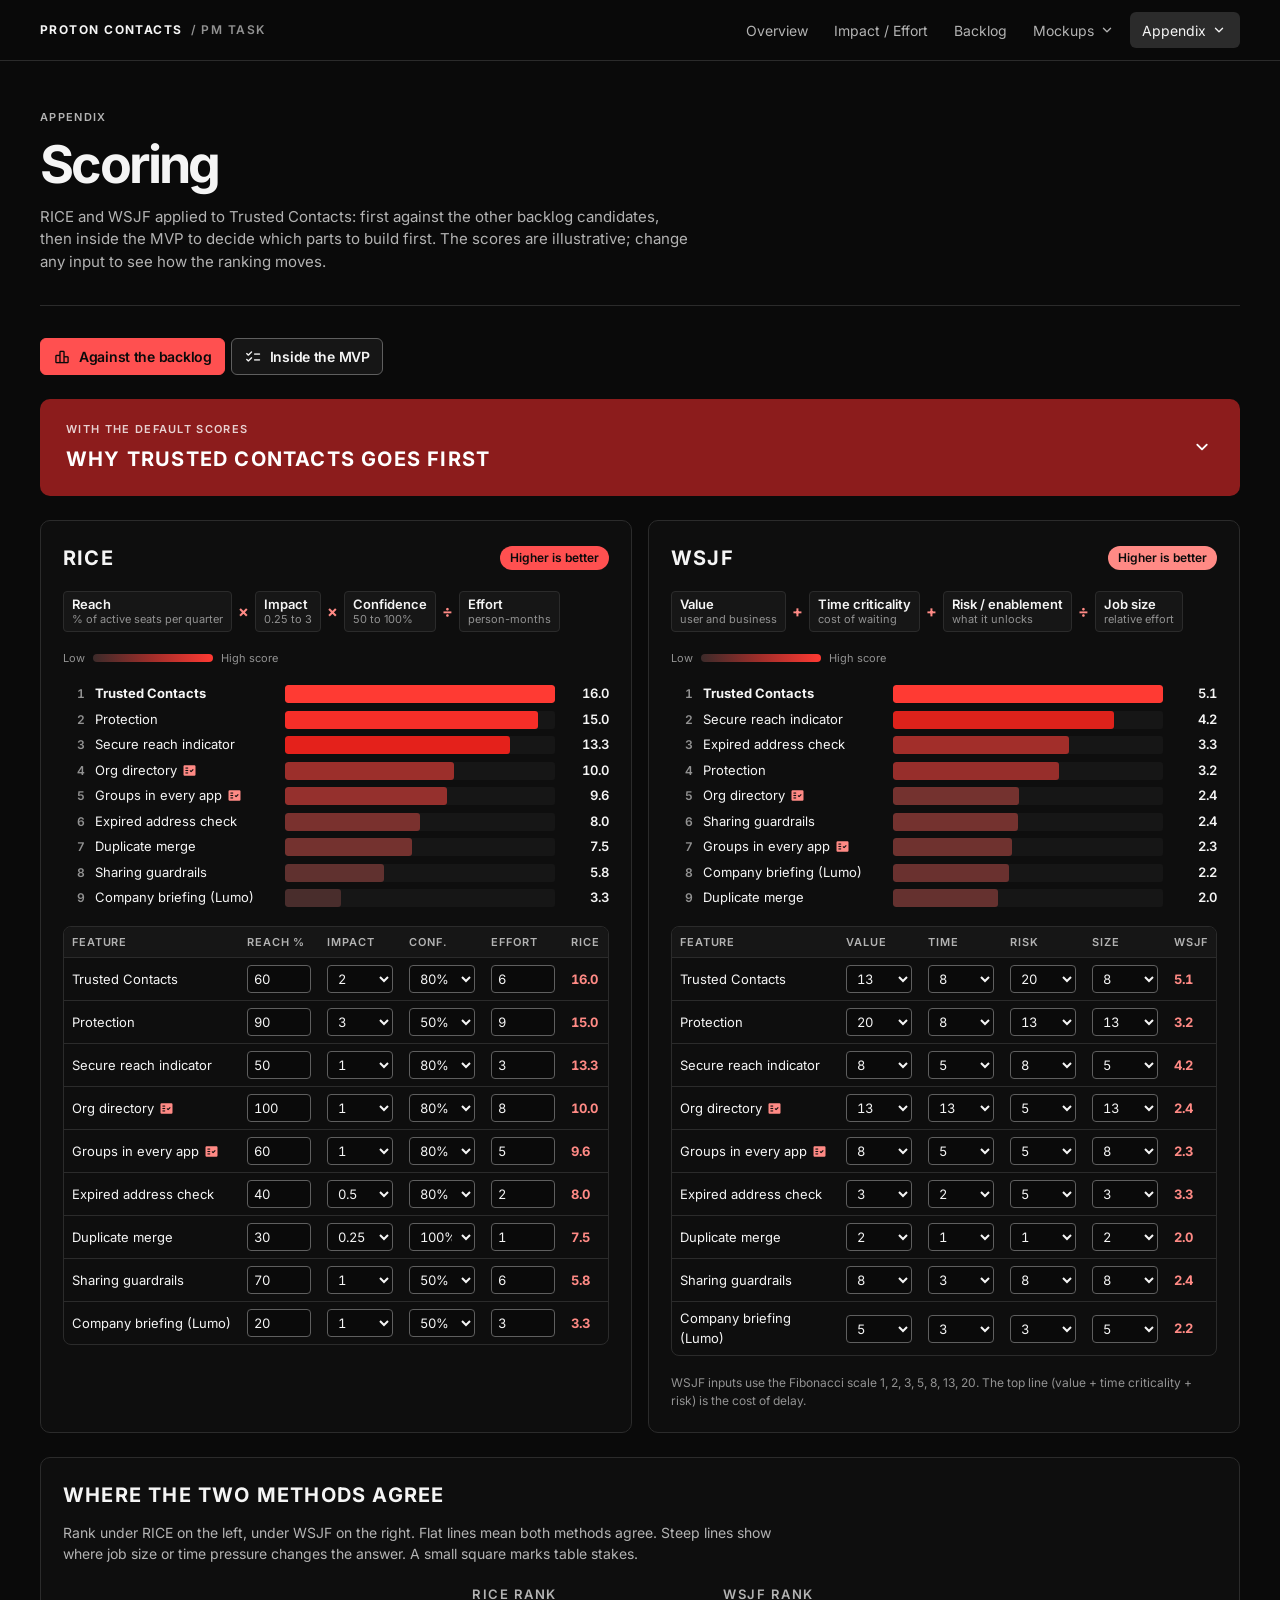
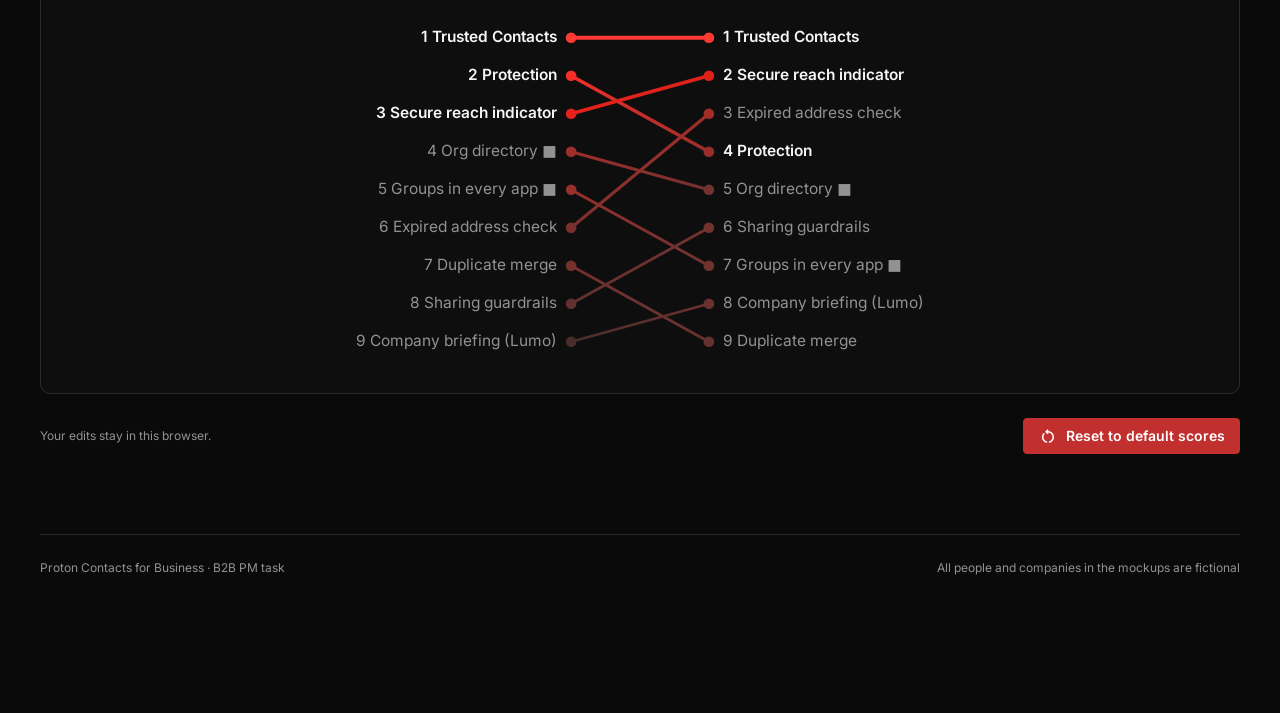
<file: appendix/scoring.html>
<!doctype html>
<html lang="en">
<head>
<meta charset="utf-8">
<meta name="viewport" content="width=device-width, initial-scale=1, viewport-fit=cover">
<meta name="robots" content="noindex, nofollow, noarchive">
<meta name="color-scheme" content="dark">
<title>Scoring · Appendix</title>
<link rel="preload" href="../assets/fonts/inter-latin-wght-normal.woff2" as="font" type="font/woff2" crossorigin>
<link rel="preload" href="../assets/fonts/material-symbols-rounded.woff2" as="font" type="font/woff2" crossorigin>
<link rel="stylesheet" href="../assets/fonts/fonts.css">
<link rel="stylesheet" href="../assets/ds/ds.css">
<link rel="stylesheet" href="../assets/site.css">
<style>
/* Scoring (RICE and WSJF), scoped to #scoring. Ported from the jam session prep page. */
/* Scoring view (RICE and WSJF), scoped to #scoring */
#scoring{--bg:#0a0a0a; --surface:#0e0e0e; --raised:#161616; --hover:#222222;
  --border:#2b2b2b; --border-strong:#5f5f5f;
  --text:#f5f5f5; --muted:#b3b3b3; --subtle:#929292;
  --coral-900:#8c1c1c; --coral-700:#c22f2f; --coral:#ff5050; --coral-300:#ff8a85; --coral-100:#ffbdb8;
  --ink:#0a0a0a; --grey-bar:#3a3a3a;
  --sans:Inter,ui-sans-serif,system-ui,-apple-system,"Segoe UI",Arial,sans-serif;
  --r-sm:4px;--r:8px;--r-lg:10px;}
#scoring .label{font-size:11px;font-weight:600;letter-spacing:.12em;text-transform:uppercase;color:var(--muted)}
#scoring .banner{display:flex;gap:12px;align-items:flex-start;background:color-mix(in srgb,var(--coral) 14%,transparent);border:1px solid color-mix(in srgb,var(--coral) 45%,transparent);border-radius:var(--r);padding:14px 16px}
#scoring .banner .ms{color:var(--coral-300);margin-top:1px}
#scoring .banner p{margin:0;max-width:80ch}
#scoring .banner b{font-weight:600}
#scoring .sc-tabs{display:grid;grid-template-columns:1fr 1fr;gap:8px}
#scoring .sc-tab{display:flex;align-items:center;gap:12px;padding:14px 18px;border-radius:8px;border:1px solid var(--border-strong);background:var(--raised);color:var(--text);font:inherit;text-align:left;cursor:pointer;min-width:0;transition:background 140ms,transform 140ms}
#scoring .sc-tab:hover{background:var(--hover);transform:translateY(-1px)}
#scoring .sc-tab .ms{font-size:26px}
#scoring .sc-tab span.t{display:flex;flex-direction:column;min-width:0}
#scoring .sc-tab b{font-size:17px;font-weight:700;letter-spacing:-.02em}
#scoring .sc-tab small{font-size:12px;color:var(--muted)}
#scoring .sc-tab[aria-selected="true"]{background:var(--coral);border-color:var(--coral);color:var(--ink)}
#scoring .sc-tab[aria-selected="true"] small{color:inherit;opacity:.75}
#scoring .takeaways{background:var(--coral-900);color:#ffffff;border-radius:var(--r-lg);padding:22px 26px;display:flex;flex-direction:column;gap:10px}
#scoring .takeaways .label{color:#ffffff;opacity:.8}
#scoring .takeaways h2{margin:0;font-size:20px;font-weight:700;letter-spacing:.06em;text-transform:uppercase}
#scoring .takeaways ul{margin:0;padding-left:18px;display:flex;flex-direction:column;gap:6px;max-width:90ch}
#scoring .takeaways li::marker{color:var(--coral-100)}
#scoring .methods{display:grid;grid-template-columns:repeat(2,minmax(0,1fr));gap:16px}
#scoring .card{background:var(--surface);border:1px solid var(--border);border-radius:var(--r-lg);padding:22px;display:flex;flex-direction:column;gap:18px;min-width:0}
#scoring .card__top{display:flex;align-items:center;justify-content:space-between;gap:12px;flex-wrap:wrap}
#scoring .card h3{margin:0;font-size:20px;font-weight:700;letter-spacing:.06em;text-transform:uppercase}
#scoring .pill{display:inline-flex;align-items:center;height:24px;padding:0 10px;border-radius:999px;font-size:12px;font-weight:600}
#scoring .pill--rice{background:var(--coral);color:var(--ink)}
#scoring .pill--wsjf{background:var(--coral-300);color:var(--ink)}
#scoring .formula{display:flex;flex-wrap:wrap;align-items:center;gap:6px;font-size:13px}
#scoring .formula .f{background:var(--raised);border:1px solid var(--border);border-radius:var(--r-sm);padding:4px 8px;display:flex;flex-direction:column;line-height:1.3}
#scoring .formula .f b{font-weight:600}
#scoring .formula .f small{color:var(--subtle);font-size:11px}
#scoring .formula .op{color:var(--coral-300);font-weight:700;font-size:16px}
#scoring .bars{display:flex;flex-direction:column;gap:6px}
#scoring .bar{display:grid;grid-template-columns:22px minmax(0,180px) minmax(0,1fr) 44px;gap:10px;align-items:center}
#scoring .bar__rank{font-size:12px;font-weight:600;color:var(--subtle);font-variant-numeric:tabular-nums;text-align:right}
#scoring .bar__name{font-size:13px;white-space:nowrap;overflow:hidden;text-overflow:ellipsis}
#scoring .bar__track{height:18px;background:var(--raised);border-radius:3px;overflow:hidden}
#scoring .bar__fill{height:100%;border-radius:3px;background:var(--grey-bar);transition:width 200ms}
#scoring .bar__val{font-size:13px;font-weight:600;text-align:right;font-variant-numeric:tabular-nums}
#scoring .bar.hl1 .bar__fill{background:var(--coral)}
#scoring .bar.hl1 .bar__name{font-weight:700}
#scoring .bar.hl2 .bar__fill{background:var(--coral-300)}
#scoring .cutline{display:flex;align-items:center;gap:8px;font-size:11px;font-weight:600;letter-spacing:.1em;text-transform:uppercase;color:var(--coral-300)}
#scoring .cutline::before,#scoring .cutline::after{content:"";flex:1;border-top:1px dashed var(--coral-300)}
#scoring .tablewrap{overflow-x:auto;border:1px solid var(--border);border-radius:var(--r)}
#scoring table{width:100%;border-collapse:collapse;font-size:13px;min-width:520px}
#scoring th,#scoring td{padding:7px 8px;text-align:left;border-bottom:1px solid var(--border);white-space:nowrap}
#scoring th{font-size:11px;font-weight:600;letter-spacing:.08em;color:var(--muted);background:var(--raised)}
#scoring tr:last-child td{border-bottom:0}
#scoring td.score{font-weight:700;font-variant-numeric:tabular-nums;color:var(--coral-300)}
#scoring td.name{white-space:normal;min-width:150px}
#scoring input,#scoring select{background:var(--bg);color:var(--text);border:1px solid var(--border-strong);border-radius:var(--r-sm);font:inherit;font-size:13px;height:28px;padding:0 6px;width:64px;font-variant-numeric:tabular-nums}
#scoring select{width:66px}
#scoring .note{font-size:12px;color:var(--subtle);margin:0}
#scoring .compare{background:var(--surface);border:1px solid var(--border);border-radius:var(--r-lg);padding:22px;display:flex;flex-direction:column;gap:12px}
#scoring .compare h3{margin:0;font-size:20px;font-weight:700;letter-spacing:.06em;text-transform:uppercase}
#scoring .compare p{margin:0;color:var(--muted);max-width:80ch}
#scoring .svgwrap{overflow-x:auto}
#scoring .svgwrap svg{display:block;width:100%;max-width:760px;min-width:520px;height:auto;margin-inline:auto}
#scoring .sc-foot{display:flex;justify-content:space-between;align-items:center;gap:12px;flex-wrap:wrap}
#scoring .btn{display:inline-flex;align-items:center;gap:8px;height:36px;padding:0 14px;border-radius:var(--r-sm);border:1px solid var(--coral-700);background:var(--coral-700);color:#ffffff;font:inherit;font-weight:600;cursor:pointer}
#scoring .btn:hover{filter:brightness(1.12)}
@media (max-width:900px){
#scoring .methods{grid-template-columns:minmax(0,1fr)}
}
@media (max-width:640px){
#scoring .sc-tab small{display:none}
#scoring .bar{grid-template-columns:18px minmax(0,120px) minmax(0,1fr) 40px;gap:8px}
#scoring .takeaways{padding:18px 20px}
}
#scoring{display:flex;flex-direction:column;gap:24px}
#scoring .sc-tabs{display:flex;flex-wrap:wrap;gap:6px}
#scoring .sc-tab{flex:0 0 auto;padding:7px 12px;gap:8px;border-radius:6px}
#scoring .sc-tab:hover{transform:none}
#scoring .sc-tab .ms{font-size:18px}
#scoring .sc-tab b{font-size:14px;font-weight:600}
#scoring .sc-tab small{display:none}
/* Collapsible takeaway box */
#scoring .takeaways summary{list-style:none;display:flex;align-items:center;justify-content:space-between;gap:12px;cursor:pointer}
#scoring .takeaways summary::-webkit-details-marker{display:none}
#scoring .tk-sum{display:flex;flex-direction:column;gap:6px}
#scoring .tk-chev{transition:transform 140ms;font-size:24px}
#scoring details[open] > summary .tk-chev{transform:rotate(180deg)}
#scoring .takeaways ul{margin-top:6px}
#scoring .heat-legend{display:inline-flex;align-items:center;gap:8px;font-size:11px;color:var(--subtle)}
#scoring .heat-legend i{display:block;width:120px;height:8px;border-radius:999px;background:linear-gradient(to right,hsl(2,18%,20%),hsl(2,59%,40%),hsl(2,100%,60%))}
#scoring .ts-ico{font-size:15px;color:#ff8a85;vertical-align:-3px;margin-left:5px;cursor:help;font-variation-settings:"FILL" 1,"wght" 400,"GRAD" 0,"opsz" 20}
</style>
</head>
<body class="ds-system">
<script src="../assets/site-nav.js"></script>
<main class="site-wrap site-main">
  <header class="ds-system site-head">
    <span class="ds-label">Appendix</span>
    <h1 class="site-head__title">Scoring</h1>
    <p class="site-head__sub">RICE and WSJF applied to Trusted Contacts: first against the other backlog candidates, then inside the MVP to decide which parts to build first. The scores are illustrative; change any input to see how the ranking moves.</p>
    <hr class="site-head__divider">
  </header>

  <section id="scoring" aria-label="RICE and WSJF scoring">

  <div class="sc-tabs" role="tablist" aria-label="What is scored">
    <button class="sc-tab" id="tab-backlog" role="tab" type="button" aria-selected="true"><span class="ms" aria-hidden="true">leaderboard</span><span class="t"><b>Against the backlog</b><small>Trusted Contacts vs other candidates</small></span></button>
    <button class="sc-tab" id="tab-mvp" role="tab" type="button" aria-selected="false"><span class="ms" aria-hidden="true">checklist</span><span class="t"><b>Inside the MVP</b><small>Which parts of Trusted Contacts to build first</small></span></button>
  </div>

  <details class="takeaways">
    <summary><span class="tk-sum"><span class="label">With the default scores</span><h2 id="tk-title">What the scores say</h2></span><span class="ms tk-chev" aria-hidden="true">expand_more</span></summary>
    <ul id="tk-list"></ul>
  </details>

  <div class="methods">
    <section class="card" aria-labelledby="rice-h">
      <div class="card__top"><h3 id="rice-h">RICE</h3><span class="pill pill--rice">Higher is better</span></div>
      <div class="formula">
        <span class="f"><b>Reach</b><small>% of active seats per quarter</small></span><span class="op">×</span>
        <span class="f"><b>Impact</b><small>0.25 to 3</small></span><span class="op">×</span>
        <span class="f"><b>Confidence</b><small>50 to 100%</small></span><span class="op">÷</span>
        <span class="f"><b>Effort</b><small>person-months</small></span>
      </div>
      <div class="heat-legend" aria-hidden="true"><span>Low</span><i></i><span>High score</span></div>
      <div class="bars" id="rice-bars"></div>
      <div class="tablewrap"><table id="rice-table"></table></div>
    </section>
    <section class="card" aria-labelledby="wsjf-h">
      <div class="card__top"><h3 id="wsjf-h">WSJF</h3><span class="pill pill--wsjf">Higher is better</span></div>
      <div class="formula">
        <span class="f"><b>Value</b><small>user and business</small></span><span class="op">+</span>
        <span class="f"><b>Time criticality</b><small>cost of waiting</small></span><span class="op">+</span>
        <span class="f"><b>Risk / enablement</b><small>what it unlocks</small></span><span class="op">÷</span>
        <span class="f"><b>Job size</b><small>relative effort</small></span>
      </div>
      <div class="heat-legend" aria-hidden="true"><span>Low</span><i></i><span>High score</span></div>
      <div class="bars" id="wsjf-bars"></div>
      <div class="tablewrap"><table id="wsjf-table"></table></div>
      <p class="note">WSJF inputs use the Fibonacci scale 1, 2, 3, 5, 8, 13, 20. The top line (value + time criticality + risk) is the cost of delay.</p>
    </section>
  </div>

  <section class="compare" aria-labelledby="cmp-h">
    <h3 id="cmp-h">Where the two methods agree</h3>
    <p>Rank under RICE on the left, under WSJF on the right. Flat lines mean both methods agree. Steep lines show where job size or time pressure changes the answer. A small square marks table stakes.</p>
    <div class="svgwrap" id="slope"></div>
  </section>

  <div class="sc-foot">
    <p class="note" id="saved-note">Your edits stay in this browser.</p>
    <button class="btn" id="reset" type="button"><span class="ms" aria-hidden="true">restart_alt</span>Reset to default scores</button>
  </div>
  </section>

  <footer class="site-foot"><span>Proton Contacts for Business · B2B PM task</span><span>All people and companies in the mockups are fictional</span></footer>
</main>
<script>
(() => {

const IMPACT = [0.25, 0.5, 1, 2, 3];
const CONF = [50, 80, 100];
const FIB = [1, 2, 3, 5, 8, 13, 20];

/* r reach %, i impact, c confidence %, e effort person-months; v value, t time criticality, o risk reduction / opportunity enablement, s job size */
const DEFAULTS = {
  backlog: [
    {id:"tc",  name:"Trusted Contacts", hl:1, r:60,  i:2,    c:80,  e:6, v:13, t:8,  o:20, s:8},
    {id:"pr",  name:"Protection", hl:2,       r:90,  i:3,    c:50,  e:9, v:20, t:8,  o:13, s:13},
    {id:"sri", name:"Secure reach indicator", r:50,  i:1,    c:80,  e:3, v:8,  t:5,  o:8,  s:5},
    {id:"dir", name:"Org directory",          r:100, i:1,    c:80,  e:8, v:13, t:13, o:5,  s:13},
    {id:"grp", name:"Groups in every app",    r:60,  i:1,    c:80,  e:5, v:8,  t:5,  o:5,  s:8},
    {id:"exp", name:"Expired address check",  r:40,  i:0.5,  c:80,  e:2, v:3,  t:2,  o:5,  s:3},
    {id:"dup", name:"Duplicate merge",        r:30,  i:0.25, c:100, e:1, v:2,  t:1,  o:1,  s:2},
    {id:"grd", name:"Sharing guardrails",     r:70,  i:1,    c:50,  e:6, v:8,  t:3,  o:8,  s:8},
    {id:"brf", name:"Company briefing (Lumo)",r:20,  i:1,    c:50,  e:3, v:5,  t:3,  o:3,  s:5}
  ],
  mvp: [
    {id:"chk", name:"Trust checklist",                  r:60, i:2,   c:80,  e:2.5, v:13, t:5, o:13, s:5},
    {id:"hov", name:"Hover card (Mail, Drive)",        r:70, i:1,   c:80,  e:2,   v:8,  t:5, o:8,  s:3},
    {id:"viw", name:"Contact view", r:45, i:2, c:80, e:3, v:13, t:5, o:8,  s:5},
    {id:"lst", name:"Contacts list columns",            r:35, i:1,   c:100, e:1.5, v:5,  t:3, o:3,  s:2},
    {id:"not", name:"Notes tab",                        r:15, i:0.5, c:100, e:0.5, v:3,  t:1, o:1,  s:1},
    {id:"sug", name:"Suggested contacts",               r:30, i:1,   c:50,  e:2,   v:5,  t:2, o:5,  s:3},
    {id:"cal", name:"Calendar tab",                     r:25, i:0.5, c:80,  e:1.5, v:3,  t:2, o:2,  s:2},
    {id:"con", name:"Connections tab",                  r:20, i:1,   c:50,  e:3,   v:5,  t:2, o:8,  s:8}
  ]
};

const TAKEAWAYS = {
  backlog: {title:"Why Trusted Contacts goes first", items:[
    "Trusted Contacts ranks first on both. RICE rewards its broad reach at moderate effort; WSJF rewards what it unlocks (Protection, Lumo briefings, groups).",
    "Protection has the highest value but is a big job. It is second on RICE and drops on WSJF, which argues for slicing it: inbound look-alike checks first, outbound later.",
    "Org directory sits mid-table as parity work. If it blocks onboarding, it skips the queue, which is the biggest risk on the roadmap."
  ]},
  mvp: {title:"What to build first inside the MVP", items:[
    "Both methods pick the same top four: trust checklist, hover card, contact view and list columns.",
    "The Connections tab ranks last on both. Defer it and use discovery (for example, group email to several connections) to shape it.",
    "The hover card scores higher than the current cut list suggests. If something has to go, the Calendar tab is a cheaper cut."
  ]}
};

const LS = "tc-scoring-v1";
let state = load();
let view = "backlog";

function load(){
  try{ const s = JSON.parse(localStorage.getItem(LS) || "null"); if (s && s.backlog && s.mvp) return s; }catch(e){}
  return JSON.parse(JSON.stringify(DEFAULTS));
}
function save(){ try{ localStorage.setItem(LS, JSON.stringify(state)); }catch(e){} }
const rice = x => x.r * x.i * (x.c/100) / x.e;
const wsjf = x => (x.v + x.t + x.o) / x.s;
const fmt = n => (Math.round(n*10)/10).toFixed(1);
/* table stakes marker */
const TS_IDS = new Set(["dir","grp"]);
const tsIcon = x => TS_IDS.has(x.id) ? el("span",{class:"ms ts-ico",title:"Table stakes",role:"img","aria-label":"Table stakes",text:"fact_check"}) : null;
/* heat scale: higher share of the top score = deeper, brighter red */
const heat = t => { t = Math.pow(Math.max(0, Math.min(1, t || 0)), 1.6); return "hsl(2,"+Math.round(18+82*t)+"%,"+Math.round(20+40*t)+"%)"; };
function el(tag, attrs, ...kids){ const n = document.createElement(tag); if (attrs) for (const k in attrs){ if (k==="class") n.className = attrs[k]; else if (k==="text") n.textContent = attrs[k]; else n.setAttribute(k, attrs[k]); } kids.forEach(k => k != null && n.append(k)); return n; }

function ranked(items, fn){ return items.map(x => ({x, score:fn(x)})).sort((a,b) => b.score - a.score); }

function rowClass(x, rank){
  if (view === "backlog") return x.hl === 1 ? "hl1" : x.hl === 2 ? "hl2" : "";
  return rank < 4 ? (rank < 2 ? "hl1" : "hl2") : "";
}
function drawBars(target, items, fn){
  const list = ranked(items, fn);
  const max = Math.max(...list.map(l => l.score)) || 1;
  target.replaceChildren();
  list.forEach((l, idx) => {
    if (view === "mvp" && idx === 4) target.append(el("div",{class:"cutline",text:"Top four"}));
    const fill = el("div",{class:"bar__fill"}); fill.style.width = (l.score/max*100).toFixed(1) + "%"; fill.style.background = heat(l.score/max);
    target.append(el("div",{class:"bar "+rowClass(l.x, idx)},
      el("span",{class:"bar__rank",text:String(idx+1)}),
      el("span",{class:"bar__name",title:l.x.name}, document.createTextNode(l.x.name), tsIcon(l.x)),
      el("div",{class:"bar__track"}, fill),
      el("span",{class:"bar__val",text:fmt(l.score)})));
  });
}

function numInput(x, key, step, min, max){
  const inp = el("input",{type:"number",step:String(step),min:String(min),max:String(max),value:String(x[key]),id:view+"-"+x.id+"-"+key,"aria-label":x.name+" "+key});
  inp.addEventListener("input", () => { const v = parseFloat(inp.value); if (!isNaN(v) && v >= min && v <= max){ x[key] = v; changed(); } });
  return inp;
}
function selInput(x, key, options, suffix){
  const s = el("select",{id:view+"-"+x.id+"-"+key,"aria-label":x.name+" "+key});
  options.forEach(o => { const opt = el("option",{value:String(o),text:o+(suffix||"")}); if (o === x[key]) opt.selected = true; s.append(opt); });
  s.addEventListener("change", () => { x[key] = parseFloat(s.value); changed(); });
  return s;
}
function drawTables(){
  const items = state[view];
  const rt = document.getElementById("rice-table");
  rt.replaceChildren(el("thead",{}, el("tr",{}, ...["FEATURE","REACH %","IMPACT","CONF.","EFFORT","RICE"].map(h => el("th",{text:h})))));
  const rb = el("tbody");
  items.forEach(x => rb.append(el("tr",{},
    el("td",{class:"name"}, document.createTextNode(x.name), tsIcon(x)),
    el("td",{}, numInput(x,"r",5,1,100)),
    el("td",{}, selInput(x,"i",IMPACT)),
    el("td",{}, selInput(x,"c",CONF,"%")),
    el("td",{}, numInput(x,"e",0.5,0.5,24)),
    el("td",{class:"score","data-score":"rice-"+x.id,text:fmt(rice(x))}))));
  rt.append(rb);
  const wt = document.getElementById("wsjf-table");
  wt.replaceChildren(el("thead",{}, el("tr",{}, ...["FEATURE","VALUE","TIME","RISK","SIZE","WSJF"].map(h => el("th",{text:h})))));
  const wb = el("tbody");
  items.forEach(x => wb.append(el("tr",{},
    el("td",{class:"name"}, document.createTextNode(x.name), tsIcon(x)),
    el("td",{}, selInput(x,"v",FIB)),
    el("td",{}, selInput(x,"t",FIB)),
    el("td",{}, selInput(x,"o",FIB)),
    el("td",{}, selInput(x,"s",FIB)),
    el("td",{class:"score","data-score":"wsjf-"+x.id,text:fmt(wsjf(x))}))));
  wt.append(wb);
}

function drawSlope(){
  const items = state[view];
  const rR = ranked(items, rice).map(l => l.x.id);
  const rW = ranked(items, wsjf).map(l => l.x.id);
  const mR = Math.max(...items.map(rice)) || 1, mW = Math.max(...items.map(wsjf)) || 1;
  const row = 32, top = 44, W = 640, xl = 250, xr = 390, H = top + items.length*row;
  const ns = "http://www.w3.org/2000/svg";
  const svg = document.createElementNS(ns, "svg");
  svg.setAttribute("viewBox", "0 0 "+W+" "+H);
  svg.setAttribute("role","img");
  svg.setAttribute("aria-label","Rank under RICE compared with rank under WSJF");
  const t = (x,y,txt,anchor,cls) => { const e = document.createElementNS(ns,"text"); e.setAttribute("x",x); e.setAttribute("y",y); e.setAttribute("text-anchor",anchor); e.setAttribute("dominant-baseline","middle"); e.setAttribute("font-family","Inter, system-ui, sans-serif"); e.setAttribute("font-size", cls==="h" ? "11" : "13"); e.setAttribute("font-weight", cls==="b"||cls==="h" ? "600" : "400"); e.setAttribute("fill", cls==="h" ? "#b3b3b3" : cls==="m" ? "#929292" : "#f5f5f5"); if (cls==="h") e.setAttribute("letter-spacing","1.3"); e.textContent = txt; svg.append(e); };
  t(xl, 16, "RICE RANK", "end", "h");
  t(xr, 16, "WSJF RANK", "start", "h");
  const y = i => top + i*row + row/2 - 8;
  items.forEach(x => {
    const a = rR.indexOf(x.id), b = rW.indexOf(x.id);
    const cls = rowClass(x, Math.min(a,b));
    const hl = rice(x)/mR, hr = wsjf(x)/mW, mean = (hl + hr) / 2;
    const strong = mean >= 0.6;
    const gid = "sg-"+view+"-"+x.id;
    const grad = document.createElementNS(ns,"linearGradient");
    grad.setAttribute("id",gid); grad.setAttribute("gradientUnits","userSpaceOnUse");
    grad.setAttribute("x1",xl+12); grad.setAttribute("y1",y(a)); grad.setAttribute("x2",xr-12); grad.setAttribute("y2",y(b));
    [["0%",heat(hl)],["100%",heat(hr)]].forEach(([o,c]) => { const st = document.createElementNS(ns,"stop"); st.setAttribute("offset",o); st.setAttribute("stop-color",c); grad.append(st); });
    svg.append(grad);
    const line = document.createElementNS(ns,"line");
    line.setAttribute("x1",xl+12); line.setAttribute("y1",y(a)); line.setAttribute("x2",xr-12); line.setAttribute("y2",y(b) + (y(a)===y(b) ? 0.01 : 0));
    line.setAttribute("stroke","url(#"+gid+")"); line.setAttribute("stroke-width", (1.5 + 2*mean).toFixed(2)); line.setAttribute("stroke-linecap","round");
    svg.append(line);
    [[xl+12,y(a),hl],[xr-12,y(b),hr]].forEach(([cx,cy,h]) => { const c = document.createElementNS(ns,"circle"); c.setAttribute("cx",cx); c.setAttribute("cy",cy); c.setAttribute("r",4.5); c.setAttribute("fill",heat(h)); svg.append(c); });
    const ts = TS_IDS.has(x.id) ? "  \u25A0" : "";
    t(xl, y(a), (a+1)+"  "+x.name+ts, "end", strong ? "b" : "m");
    t(xr, y(b), (b+1)+"  "+x.name+ts, "start", strong ? "b" : "m");
  });
  const box = document.getElementById("slope"); box.replaceChildren(svg);
}

function drawTakeaways(){
  const tk = TAKEAWAYS[view];
  document.getElementById("tk-title").textContent = tk.title;
  const ul = document.getElementById("tk-list"); ul.replaceChildren(...tk.items.map(s => el("li",{text:s})));
}
function drawCharts(){
  drawBars(document.getElementById("rice-bars"), state[view], rice);
  drawBars(document.getElementById("wsjf-bars"), state[view], wsjf);
  drawSlope();
}
function changed(){
  state[view].forEach(x => {
    const a = document.querySelector('[data-score="rice-'+x.id+'"]'); if (a) a.textContent = fmt(rice(x));
    const b = document.querySelector('[data-score="wsjf-'+x.id+'"]'); if (b) b.textContent = fmt(wsjf(x));
  });
  drawCharts(); save();
  document.getElementById("saved-note").textContent = "Edited. Your changes stay in this browser; the takeaways describe the default scores.";
}
function setView(v){
  view = v;
  document.getElementById("tab-backlog").setAttribute("aria-selected", String(v==="backlog"));
  document.getElementById("tab-mvp").setAttribute("aria-selected", String(v==="mvp"));
  drawTakeaways(); drawTables(); drawCharts();
}
document.getElementById("tab-backlog").addEventListener("click", () => setView("backlog"));
document.getElementById("tab-mvp").addEventListener("click", () => setView("mvp"));
document.getElementById("reset").addEventListener("click", () => {
  state = JSON.parse(JSON.stringify(DEFAULTS)); save(); setView(view);
  document.getElementById("saved-note").textContent = "Reset to the default scores.";
});
setView(view);

})();
</script>
</body>
</html>
</file>
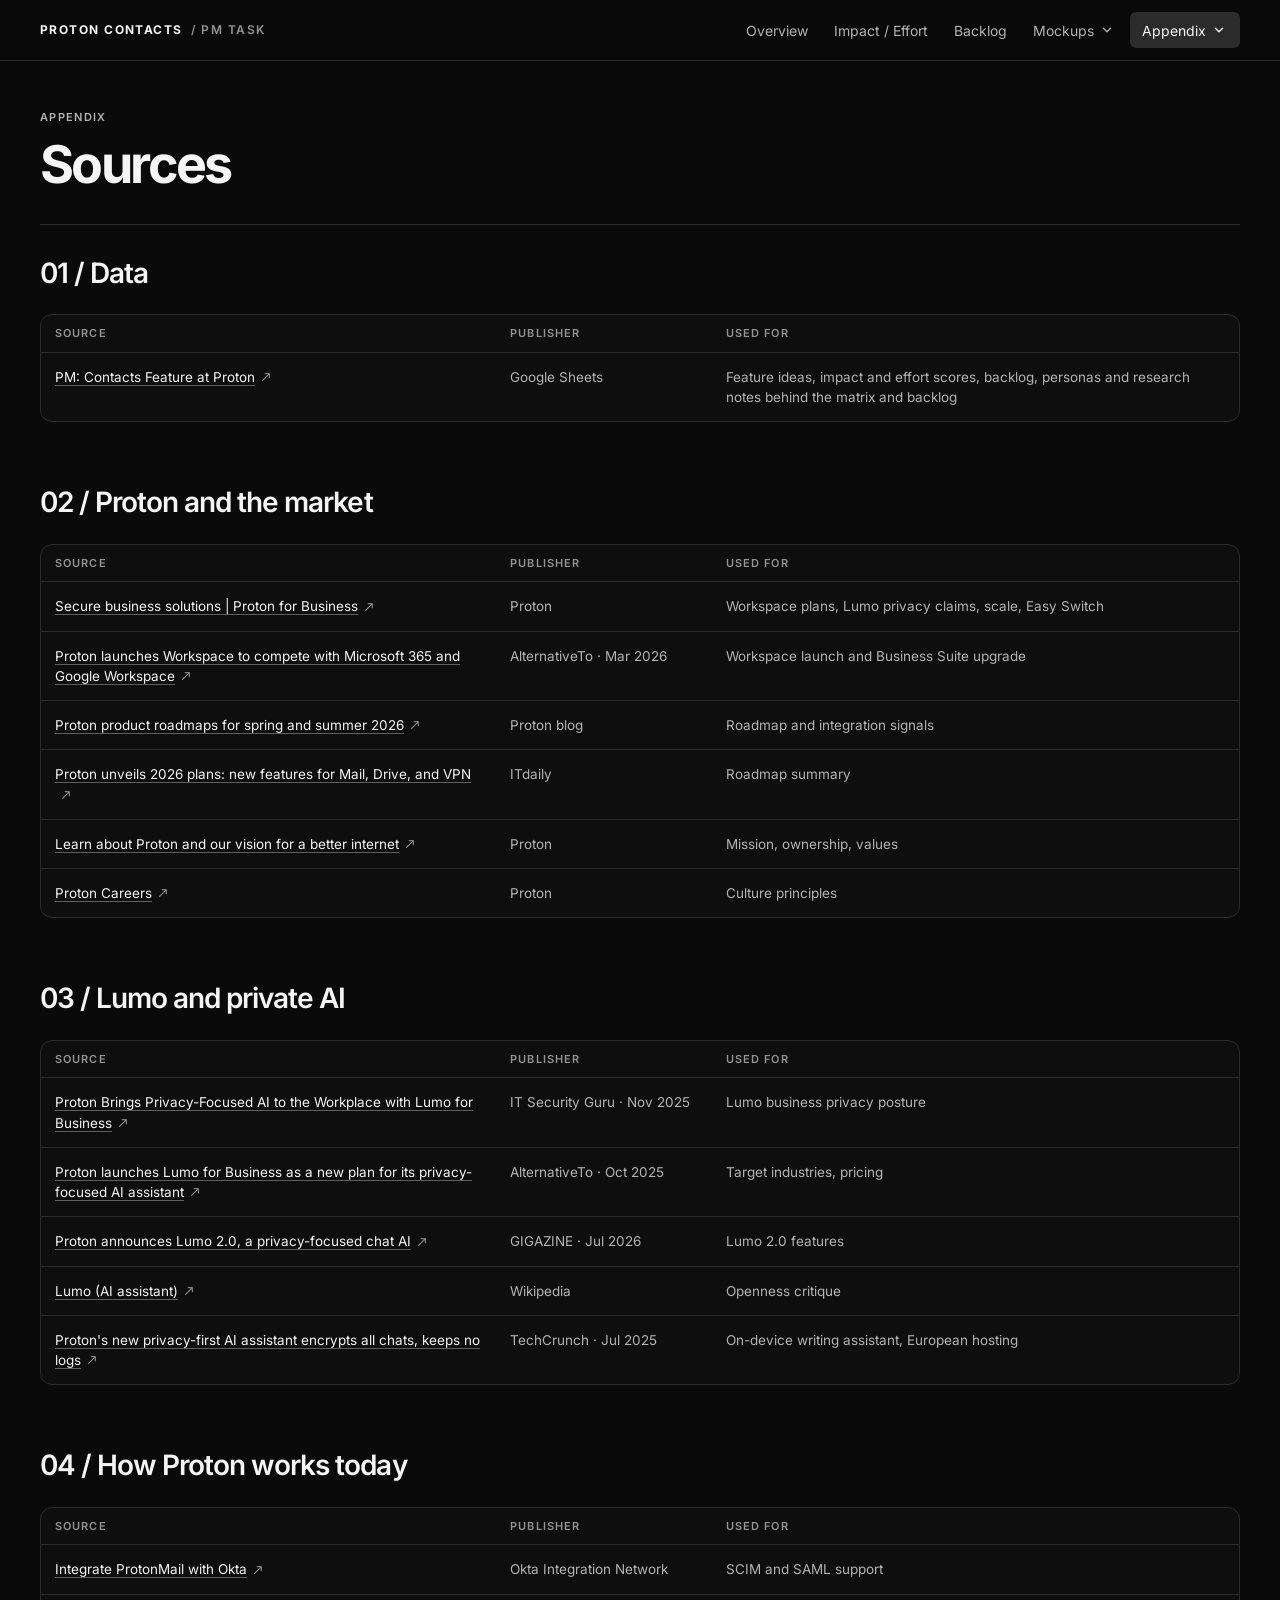
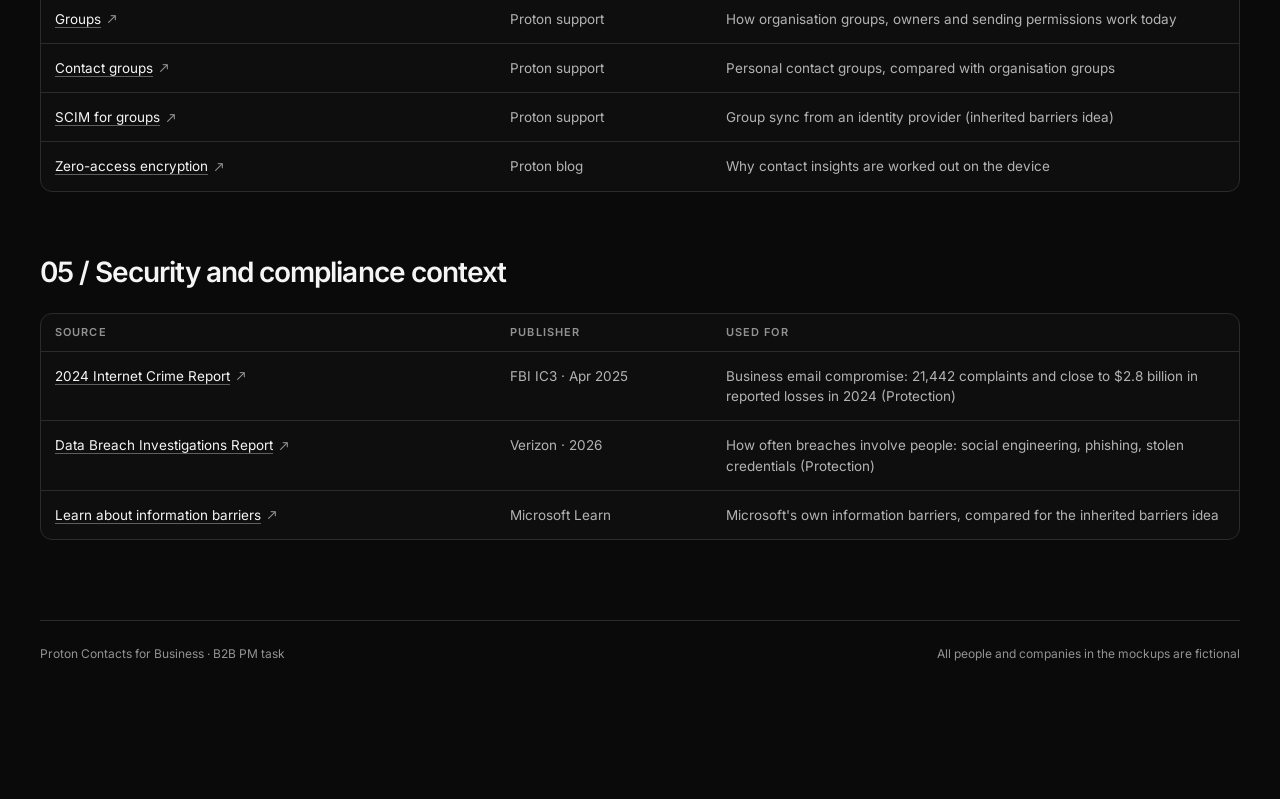
<file: appendix/sources.html>
<!doctype html>
<html lang="en">
<head>
<meta charset="utf-8">
<meta name="viewport" content="width=device-width, initial-scale=1, viewport-fit=cover">
<meta name="robots" content="noindex, nofollow, noarchive">
<meta name="color-scheme" content="dark">
<title>Sources · Appendix</title>
<link rel="preload" href="../assets/fonts/inter-latin-wght-normal.woff2" as="font" type="font/woff2" crossorigin>
<link rel="preload" href="../assets/fonts/material-symbols-rounded.woff2" as="font" type="font/woff2" crossorigin>
<link rel="stylesheet" href="../assets/fonts/fonts.css">
<link rel="stylesheet" href="../assets/ds/ds.css">
<link rel="stylesheet" href="../assets/site.css">
</head>
<body class="ds-system">
<script src="../assets/site-nav.js"></script>
<main class="site-wrap site-main">
  <header class="ds-system site-head">
    <span class="ds-label">Appendix</span>
    <h1 class="site-head__title">Sources</h1>
    <hr class="site-head__divider">
  </header>

  <section class="site-section">
    <div class="ds-section-head"><h2 class="ds-heading">01 / Data</h2></div>
    <div class="site-table-wrap">
      <table class="site-table">
        <thead><tr><th scope="col">SOURCE</th><th scope="col">PUBLISHER</th><th scope="col">USED FOR</th></tr></thead>
        <tbody>
          <tr><td><a href="https://docs.google.com/spreadsheets/d/1wmf8NO-E8jkK13xNwI8SDYOLp0svQsWRnyqS5Ojf1pQ/edit?usp=sharing" target="_blank" rel="noopener">PM: Contacts Feature at Proton<span class="ms" aria-hidden="true">north_east</span></a></td><td>Google Sheets</td><td>Feature ideas, impact and effort scores, backlog, personas and research notes behind the matrix and backlog</td></tr>
        </tbody>
      </table>
    </div>
  </section>

  <section class="site-section">
    <div class="ds-section-head"><h2 class="ds-heading">02 / Proton and the market</h2></div>
    <div class="site-table-wrap">
      <table class="site-table">
        <thead><tr><th scope="col">SOURCE</th><th scope="col">PUBLISHER</th><th scope="col">USED FOR</th></tr></thead>
        <tbody>
          <tr><td><a href="https://proton.me/business" target="_blank" rel="noopener">Secure business solutions | Proton for Business<span class="ms" aria-hidden="true">north_east</span></a></td><td>Proton</td><td>Workspace plans, Lumo privacy claims, scale, Easy Switch</td></tr>
          <tr><td><a href="https://alternativeto.net/news/2026/3/proton-launches-business-suite-offering-to-compete-with-microsoft-365-and-google-workspace" target="_blank" rel="noopener">Proton launches Workspace to compete with Microsoft 365 and Google Workspace<span class="ms" aria-hidden="true">north_east</span></a></td><td>AlternativeTo · Mar 2026</td><td>Workspace launch and Business Suite upgrade</td></tr>
          <tr><td><a href="https://proton.me/blog/2026-spring-summer-roadmaps" target="_blank" rel="noopener">Proton product roadmaps for spring and summer 2026<span class="ms" aria-hidden="true">north_east</span></a></td><td>Proton blog</td><td>Roadmap and integration signals</td></tr>
          <tr><td><a href="https://itdaily.com/news/software/proton-new-features-mail-drive-vpn/" target="_blank" rel="noopener">Proton unveils 2026 plans: new features for Mail, Drive, and VPN<span class="ms" aria-hidden="true">north_east</span></a></td><td>ITdaily</td><td>Roadmap summary</td></tr>
          <tr><td><a href="https://proton.me/about" target="_blank" rel="noopener">Learn about Proton and our vision for a better internet<span class="ms" aria-hidden="true">north_east</span></a></td><td>Proton</td><td>Mission, ownership, values</td></tr>
          <tr><td><a href="https://proton.me/careers" target="_blank" rel="noopener">Proton Careers<span class="ms" aria-hidden="true">north_east</span></a></td><td>Proton</td><td>Culture principles</td></tr>
        </tbody>
      </table>
    </div>
  </section>

  <section class="site-section">
    <div class="ds-section-head"><h2 class="ds-heading">03 / Lumo and private AI</h2></div>
    <div class="site-table-wrap">
      <table class="site-table">
        <thead><tr><th scope="col">SOURCE</th><th scope="col">PUBLISHER</th><th scope="col">USED FOR</th></tr></thead>
        <tbody>
          <tr><td><a href="https://www.itsecurityguru.org/2025/11/03/proton-brings-privacy-focused-ai-to-the-workplace-with-lumo-for-business/" target="_blank" rel="noopener">Proton Brings Privacy-Focused AI to the Workplace with Lumo for Business<span class="ms" aria-hidden="true">north_east</span></a></td><td>IT Security Guru · Nov 2025</td><td>Lumo business privacy posture</td></tr>
          <tr><td><a href="https://alternativeto.net/news/2025/10/proton-launches-lumo-for-business-as-a-new-plan-for-its-privacy-focused-ai-assistant/" target="_blank" rel="noopener">Proton launches Lumo for Business as a new plan for its privacy-focused AI assistant<span class="ms" aria-hidden="true">north_east</span></a></td><td>AlternativeTo · Oct 2025</td><td>Target industries, pricing</td></tr>
          <tr><td><a href="https://gigazine.net/gsc_news/en/20260701-proton-lumo-2-0/" target="_blank" rel="noopener">Proton announces Lumo 2.0, a privacy-focused chat AI<span class="ms" aria-hidden="true">north_east</span></a></td><td>GIGAZINE · Jul 2026</td><td>Lumo 2.0 features</td></tr>
          <tr><td><a href="https://en.wikipedia.org/wiki/Lumo_(AI_assistant)" target="_blank" rel="noopener">Lumo (AI assistant)<span class="ms" aria-hidden="true">north_east</span></a></td><td>Wikipedia</td><td>Openness critique</td></tr>
          <tr><td><a href="https://techcrunch.com/2025/07/23/protons-new-privacy-first-ai-assistant-encrypts-all-chats-keeps-no-logs/" target="_blank" rel="noopener">Proton&#x27;s new privacy-first AI assistant encrypts all chats, keeps no logs<span class="ms" aria-hidden="true">north_east</span></a></td><td>TechCrunch · Jul 2025</td><td>On-device writing assistant, European hosting</td></tr>
        </tbody>
      </table>
    </div>
  </section>

  <section class="site-section">
    <div class="ds-section-head"><h2 class="ds-heading">04 / How Proton works today</h2></div>
    <div class="site-table-wrap">
      <table class="site-table">
        <thead><tr><th scope="col">SOURCE</th><th scope="col">PUBLISHER</th><th scope="col">USED FOR</th></tr></thead>
        <tbody>
          <tr><td><a href="https://www.okta.com/integrations/protonmail/" target="_blank" rel="noopener">Integrate ProtonMail with Okta<span class="ms" aria-hidden="true">north_east</span></a></td><td>Okta Integration Network</td><td>SCIM and SAML support</td></tr>
          <tr><td><a href="https://proton.me/support/groups" target="_blank" rel="noopener">Groups<span class="ms" aria-hidden="true">north_east</span></a></td><td>Proton support</td><td>How organisation groups, owners and sending permissions work today</td></tr>
          <tr><td><a href="https://proton.me/support/contact-groups" target="_blank" rel="noopener">Contact groups<span class="ms" aria-hidden="true">north_east</span></a></td><td>Proton support</td><td>Personal contact groups, compared with organisation groups</td></tr>
          <tr><td><a href="https://proton.me/support/scim-groups" target="_blank" rel="noopener">SCIM for groups<span class="ms" aria-hidden="true">north_east</span></a></td><td>Proton support</td><td>Group sync from an identity provider (inherited barriers idea)</td></tr>
          <tr><td><a href="https://proton.me/blog/zero-access-encryption" target="_blank" rel="noopener">Zero-access encryption<span class="ms" aria-hidden="true">north_east</span></a></td><td>Proton blog</td><td>Why contact insights are worked out on the device</td></tr>
        </tbody>
      </table>
    </div>
  </section>

  <section class="site-section">
    <div class="ds-section-head"><h2 class="ds-heading">05 / Security and compliance context</h2></div>
    <div class="site-table-wrap">
      <table class="site-table">
        <thead><tr><th scope="col">SOURCE</th><th scope="col">PUBLISHER</th><th scope="col">USED FOR</th></tr></thead>
        <tbody>
          <tr><td><a href="https://www.ic3.gov/AnnualReport/Reports/2024_IC3Report.pdf" target="_blank" rel="noopener">2024 Internet Crime Report<span class="ms" aria-hidden="true">north_east</span></a></td><td>FBI IC3 · Apr 2025</td><td>Business email compromise: 21,442 complaints and close to $2.8 billion in reported losses in 2024 (Protection)</td></tr>
          <tr><td><a href="https://www.verizon.com/business/resources/reports/dbir/" target="_blank" rel="noopener">Data Breach Investigations Report<span class="ms" aria-hidden="true">north_east</span></a></td><td>Verizon · 2026</td><td>How often breaches involve people: social engineering, phishing, stolen credentials (Protection)</td></tr>
          <tr><td><a href="https://learn.microsoft.com/en-us/purview/information-barriers" target="_blank" rel="noopener">Learn about information barriers<span class="ms" aria-hidden="true">north_east</span></a></td><td>Microsoft Learn</td><td>Microsoft&#x27;s own information barriers, compared for the inherited barriers idea</td></tr>
        </tbody>
      </table>
    </div>
  </section>

  <footer class="site-foot"><span>Proton Contacts for Business · B2B PM task</span><span>All people and companies in the mockups are fictional</span></footer>
</main>
</body>
</html>
</file>
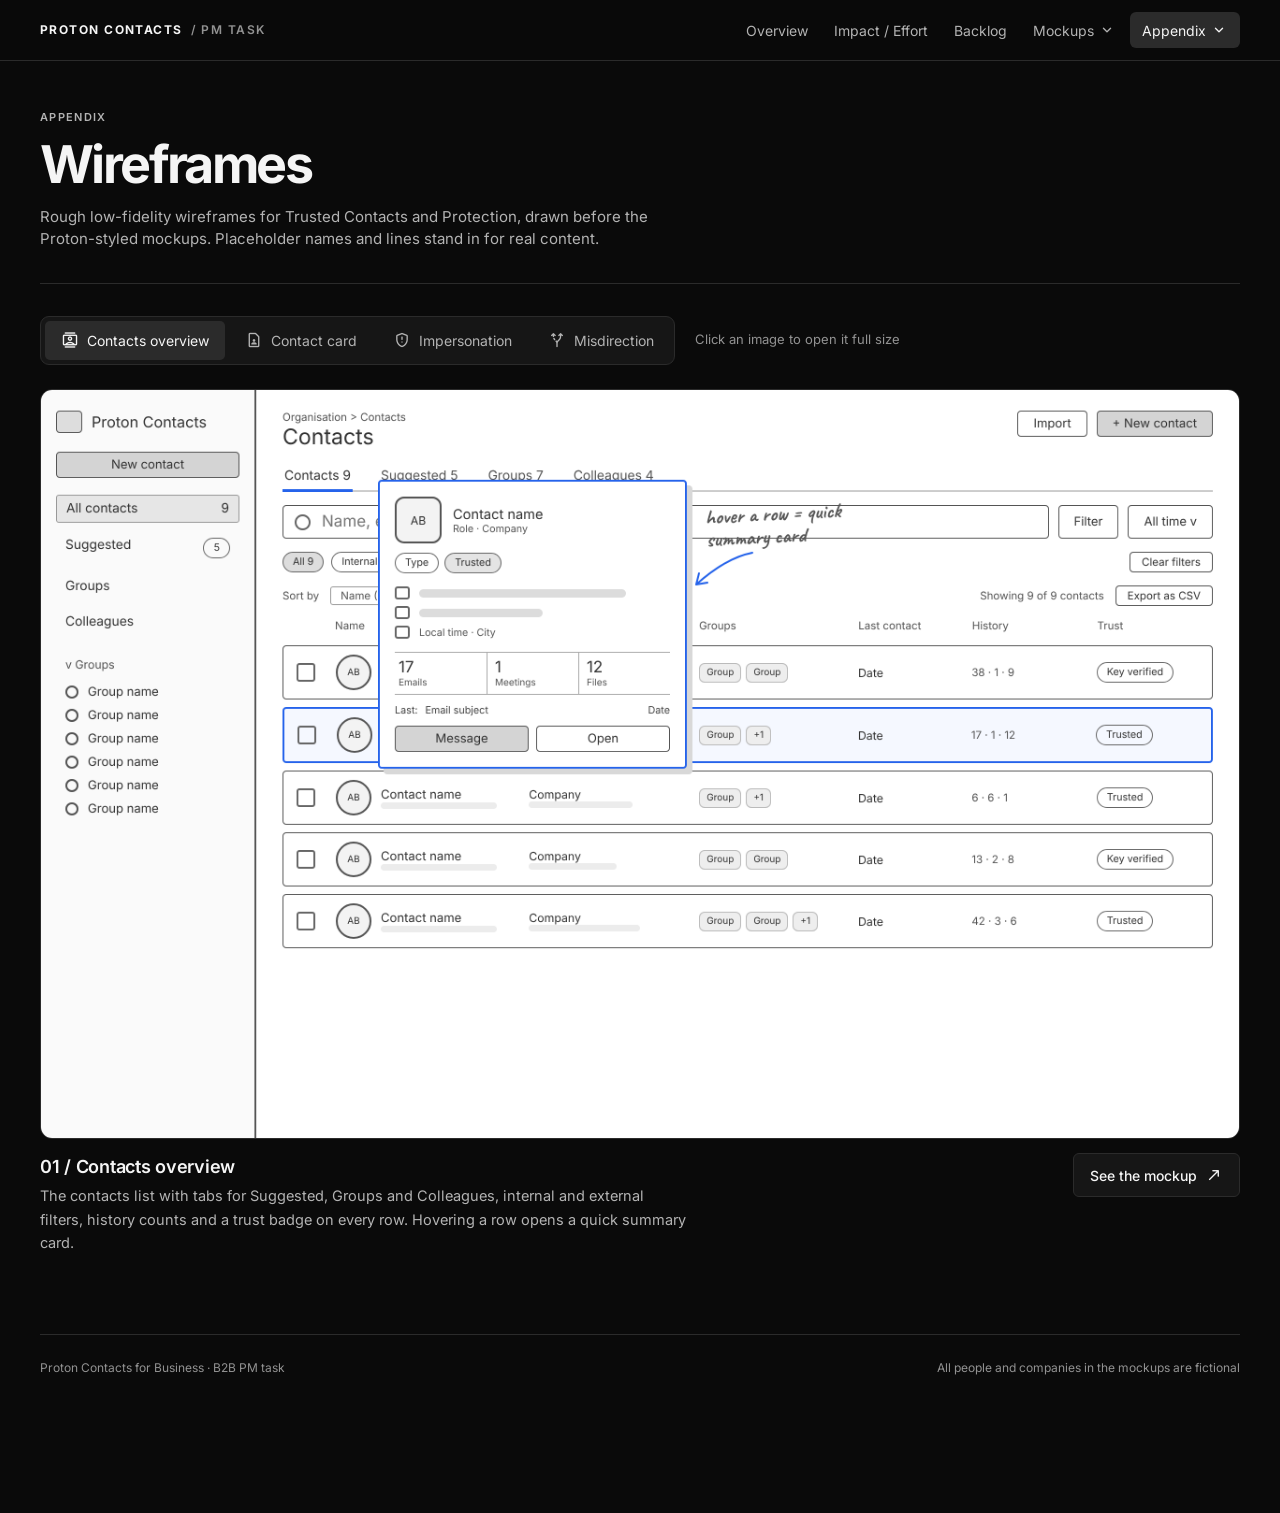
<file: appendix/wireframes.html>
<!doctype html>
<html lang="en">
<head>
<meta charset="utf-8">
<meta name="viewport" content="width=device-width, initial-scale=1, viewport-fit=cover">
<meta name="robots" content="noindex, nofollow, noarchive">
<meta name="color-scheme" content="dark">
<title>Wireframes · Appendix</title>
<link rel="preload" href="../assets/fonts/inter-latin-wght-normal.woff2" as="font" type="font/woff2" crossorigin>
<link rel="preload" href="../assets/fonts/material-symbols-rounded.woff2" as="font" type="font/woff2" crossorigin>
<link rel="stylesheet" href="../assets/fonts/fonts.css">
<link rel="stylesheet" href="../assets/ds/ds.css">
<link rel="stylesheet" href="../assets/site.css">
<style>
.ds-system .wf-bar { display: flex; flex-wrap: wrap; align-items: center; gap: 12px 20px; margin-bottom: 24px; }
.ds-system .wf-bar .ds-tabs { max-width: 100%; }
.ds-system .wf-fig { margin: 0; scroll-margin-top: 84px; }
.ds-system .wf-fig[hidden] { display: none; }
.ds-system .wf-fig a.img { display: block; border-radius: var(--ds-radius); overflow: hidden; border: 1px solid var(--ds-border); background: #fff; transition: border-color .2s, box-shadow .25s; }
.ds-system .wf-fig a.img:hover { border-color: var(--ds-border-strong); box-shadow: 0 0 0 1px #ffffff14, 0 20px 50px -26px #ffffff40; }
.ds-system .wf-fig img { display: block; width: 100%; height: auto; }
.ds-system .wf-cap { display: flex; flex-wrap: wrap; gap: 10px 24px; align-items: flex-start; justify-content: space-between; margin-top: 14px; }
.ds-system .wf-cap h2 { font-size: 18px; font-weight: 600; letter-spacing: -.015em; margin: 0 0 4px; }
.ds-system .wf-cap p { margin: 0; color: var(--ds-muted); font-size: 14.5px; line-height: 1.6; max-width: 72ch; }
.ds-system .wf-cap .ds-button { flex: none; }
.ds-system .wf-note { color: var(--ds-subtle); font-size: 13px; }
</style>
</head>
<body class="ds-system">
<script src="../assets/site-nav.js"></script>
<main class="site-wrap site-main">
  <header class="ds-system site-head">
    <span class="ds-label">Appendix</span>
    <h1 class="site-head__title">Wireframes</h1>
    <p class="site-head__sub">Rough low-fidelity wireframes for Trusted Contacts and Protection, drawn before the Proton-styled mockups. Placeholder names and lines stand in for real content.</p>
    <hr class="site-head__divider">
  </header>

  <div class="wf-bar">
    <div class="ds-tabs" role="group" aria-label="Wireframe" id="wf-tabs">
      <button class="ds-tab" type="button" data-wf="overview" aria-pressed="true"><span class="ms" aria-hidden="true">contacts</span>Contacts overview</button>
      <button class="ds-tab" type="button" data-wf="card" aria-pressed="false"><span class="ms" aria-hidden="true">contact_page</span>Contact card</button>
      <button class="ds-tab" type="button" data-wf="impersonation" aria-pressed="false"><span class="ms" aria-hidden="true">gpp_maybe</span>Impersonation</button>
      <button class="ds-tab" type="button" data-wf="misdirection" aria-pressed="false"><span class="ms" aria-hidden="true">alt_route</span>Misdirection</button>
    </div>
    <span class="wf-note">Click an image to open it full size</span>
  </div>

  <figure class="wf-fig" id="overview">
    <a class="img" href="img/wf-01-contacts-overview.png" target="_blank" rel="noopener"><img src="img/wf-01-contacts-overview.png" width="2560" height="1600" alt="Wireframe of the contacts list: sidebar with All contacts, Suggested, Groups and Colleagues; tabs, search, filters and a table of contacts with groups, last contact, history counts and a trust badge; a hover summary card shows role, company, email, meeting and file counts, and Message and Open buttons"></a>
    <figcaption class="wf-cap">
      <div><h2>01 / Contacts overview</h2><p>The contacts list with tabs for Suggested, Groups and Colleagues, internal and external filters, history counts and a trust badge on every row. Hovering a row opens a quick summary card.</p></div>
      <a class="ds-button" href="../mockups/contacts-list.html">See the mockup <span class="ms" aria-hidden="true">north_east</span></a>
    </figcaption>
  </figure>

  <figure class="wf-fig" id="card" hidden>
    <a class="img" href="img/wf-02-contact-card.png" target="_blank" rel="noopener"><img src="img/wf-02-contact-card.png" width="2560" height="1600" loading="lazy" alt="Wireframe of a full-screen contact card: photo, External, Type and Trusted tags, name, role and groups; tabs for Overview, Notes, Email, Calendar, Files and Connections; details on the left; email, calendar and file counts and recent activity across Mail, Calendar and Drive on the right"></a>
    <figcaption class="wf-cap">
      <div><h2>02 / Contact card</h2><p>A contact opens full screen, not as a modal. Details sit on the left; history counts and recent activity across Mail, Calendar and Drive sit on the right.</p></div>
      <a class="ds-button" href="../mockups/contacts.html">See the mockup <span class="ms" aria-hidden="true">north_east</span></a>
    </figcaption>
  </figure>

  <figure class="wf-fig" id="impersonation" hidden>
    <a class="img" href="img/wf-03-impersonation.png" target="_blank" rel="noopener"><img src="img/wf-03-impersonation.png" width="2560" height="1600" loading="lazy" alt="Wireframe of Proton Mail with an email flagged as possible impersonation: a warning panel lists a look-alike domain, a name matching a trusted contact and a payment request, and compares the known contact with this sender on domain, verification, known since and email history; actions to report and delete, mark as safe, or say not sure"></a>
    <figcaption class="wf-cap">
      <div><h2>03 / Protection: impersonation</h2><p>Inbound. A look-alike sender is flagged in the inbox and the open email. The warning compares the sender with the real contact on domain, authentication, how long they have been known and email history.</p></div>
      <a class="ds-button" href="../mockups/protection.html#imp">See the mockup <span class="ms" aria-hidden="true">north_east</span></a>
    </figcaption>
  </figure>

  <figure class="wf-fig" id="misdirection" hidden>
    <a class="img" href="img/wf-04-misdirection.png" target="_blank" rel="noopener"><img src="img/wf-04-misdirection.png" width="2560" height="1600" loading="lazy" alt="Wireframe of a new message where autocomplete picked a look-alike contact: a warning panel compares the recipient you are sending to with the usual contact you probably meant, on company, history and groups, with actions to switch to the usual contact, send anyway or remove the recipient"></a>
    <figcaption class="wf-cap">
      <div><h2>04 / Protection: misdirection</h2><p>Outbound. Autocomplete picked a look-alike contact, so the composer asks you to check the recipient before Send and shows who you probably meant.</p></div>
      <a class="ds-button" href="../mockups/protection.html#mis">See the mockup <span class="ms" aria-hidden="true">north_east</span></a>
    </figcaption>
  </figure>

  <footer class="site-foot"><span>Proton Contacts for Business · B2B PM task</span><span>All people and companies in the mockups are fictional</span></footer>
</main>
<script>
/* One wireframe at a time; the hash (#card etc.) picks the tab so each can be linked */
(function () {
  var tabs = Array.prototype.slice.call(document.querySelectorAll("#wf-tabs [data-wf]"));
  var ids = tabs.map(function (t) { return t.getAttribute("data-wf"); });
  function show(id, push) {
    if (ids.indexOf(id) < 0) id = ids[0];
    tabs.forEach(function (t) { t.setAttribute("aria-pressed", t.getAttribute("data-wf") === id ? "true" : "false"); });
    ids.forEach(function (k) { document.getElementById(k).hidden = k !== id; });
    if (push) { try { history.replaceState(null, "", "#" + id); } catch (e) {} }
  }
  tabs.forEach(function (t) { t.addEventListener("click", function () { show(t.getAttribute("data-wf"), true); }); });
  window.addEventListener("hashchange", function () { show(location.hash.slice(1)); });
  show(location.hash.slice(1));
})();
</script>
</body>
</html>
</file>
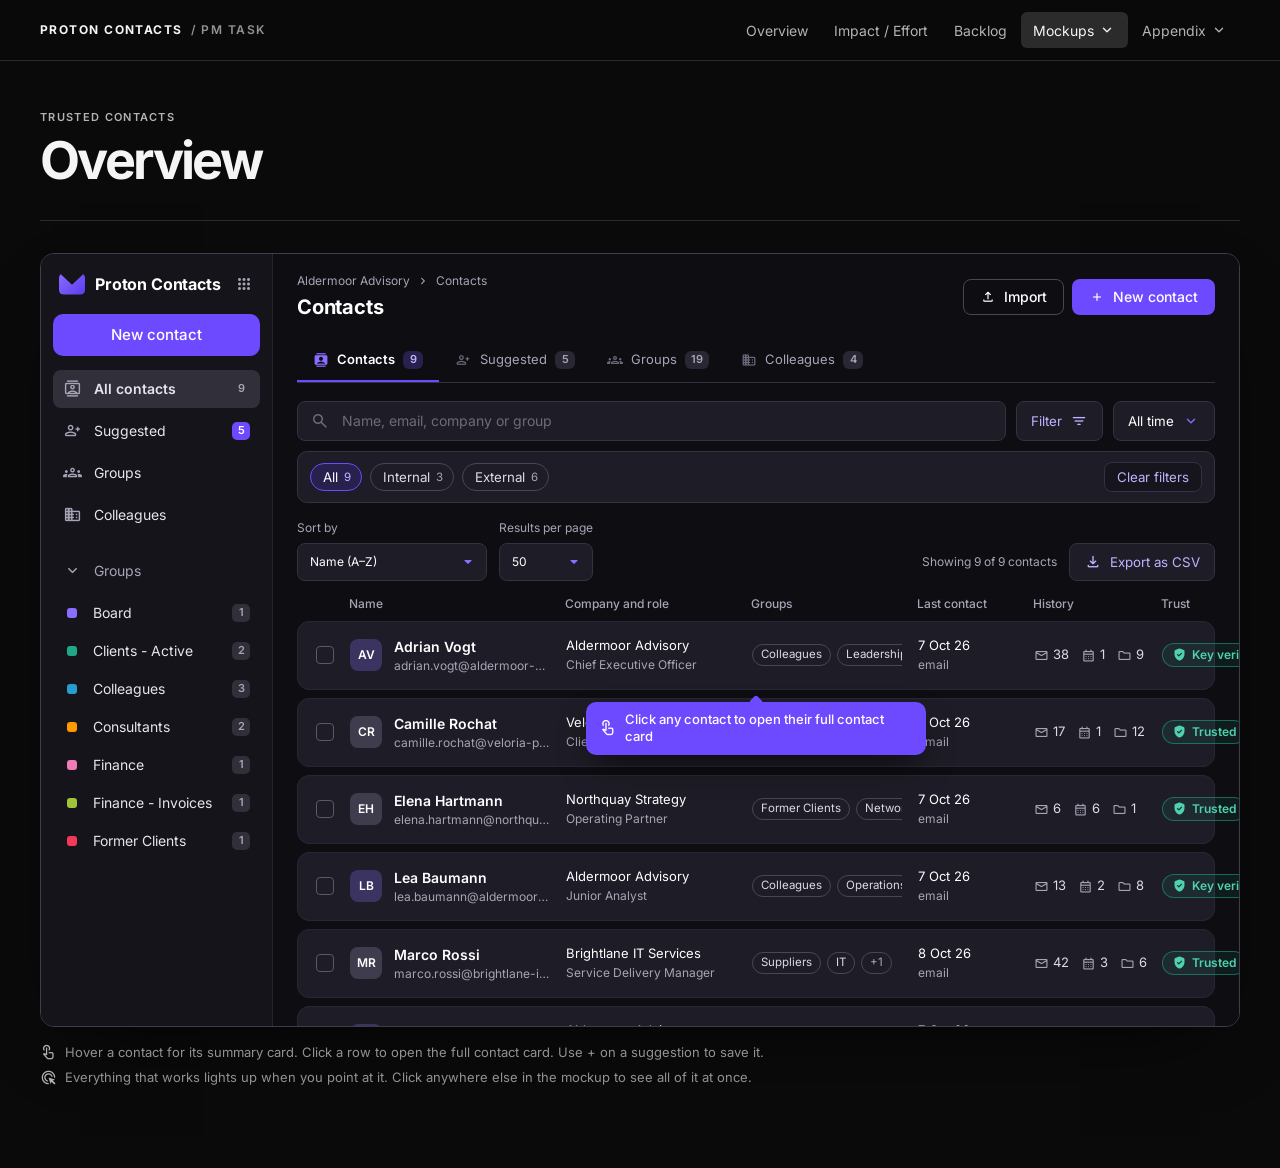
<file: mockups/contacts-list.html>
<!doctype html>
<html lang="en">
<head>
<meta charset="utf-8">
<meta name="viewport" content="width=device-width, initial-scale=1, viewport-fit=cover">
<meta name="robots" content="noindex, nofollow, noarchive">
<title>Overview · Trusted Contacts</title>
<link rel="preload" href="../assets/fonts/inter-latin-wght-normal.woff2" as="font" type="font/woff2" crossorigin>
<link rel="preload" href="../assets/fonts/material-symbols-rounded.woff2" as="font" type="font/woff2" crossorigin>
<link rel="stylesheet" href="../assets/fonts/fonts.css">
<link rel="stylesheet" href="../assets/ds/ds.css">
<link rel="stylesheet" href="../assets/site.css">
<link rel="stylesheet" href="../design-system/proton-dark.css">
<link rel="stylesheet" href="mockup.css">
<style>
/* Contacts app frame: sidebar + main only */
.app.app--list { grid-template-columns: 232px minmax(0,1fr); }
.app--list .brand { font-size: 16px; }
@media (max-width: 1180px) { .app.app--list { grid-template-columns: 0 minmax(0,1fr); } }
@media (max-width: 820px) { .app.app--list { grid-template-columns: 0 minmax(0,1fr); } }
.side .nav-i { cursor: pointer; }
.side .nav-i .cnt.weak { background: var(--pt-bg-strong); color: var(--pt-text-weak); }
.side .grp-dot { width: 10px; height: 10px; border-radius: 3px; flex: none; margin: 0 4px; }

.lmain { display: flex; flex-direction: column; min-width: 0; background: var(--pt-bg-canvas); }
.lhead { display: flex; align-items: center; gap: 12px; padding: 18px 24px 4px; }
.lhead .crumb2 { display: flex; align-items: center; gap: 6px; font-size: 12px; color: var(--pt-text-weak); }
.lhead h2 { margin: 2px 0 0; font-size: 20px; letter-spacing: -.01em; }
.lhead .right { margin-left: auto; display: flex; gap: 8px; }
.lbody { flex: 1; overflow: auto; padding: 0 24px 28px; }
.ptabs--list { margin: 12px 0 18px; padding: 0; }

/* Search + filters, after the security-events layout */
.ltools { display: grid; grid-template-columns: minmax(0,1fr) auto auto; gap: 10px; }
.lsearch { display: flex; align-items: center; gap: 10px; height: 40px; padding: 0 12px; border-radius: 8px; background: #1e1c26; border: 1px solid #343140; color: var(--pt-text-hint); transition: border-color .15s, box-shadow .15s; }
.lsearch:focus-within { border-color: var(--pt-primary); box-shadow: 0 0 0 3px rgba(109,74,255,.3); }
.lsearch input { flex: 1; min-width: 0; border: 0; background: none; color: #fff; font: inherit; outline: none; }
.lsearch input::placeholder { color: var(--pt-text-hint); }
.lbtn { display: inline-flex; align-items: center; gap: 8px; height: 40px; padding: 0 14px; border-radius: 8px; background: #1e1c26; border: 1px solid #343140; color: #c1b2ff; font: 500 13.5px/1 inherit; font-family: inherit; cursor: pointer; transition: background-color .15s, border-color .15s; white-space: nowrap; }
.lbtn:hover { background: #292733; border-color: #4a4658; }
.lbtn--plain { color: #fff; }
.lbtn .pt-icon { font-size: 18px; }
.fbar { display: flex; flex-wrap: wrap; align-items: center; gap: 8px; margin-top: 10px; padding: 10px 12px; border-radius: 10px; background: #1e1c26; border: 1px solid #343140; }
.fchip2 { display: inline-flex; align-items: center; gap: 6px; height: 28px; padding: 0 10px 0 12px; border-radius: 999px; border: 1px solid #4a4658; background: transparent; color: #dddbe6; font: 500 12.5px/1 inherit; font-family: inherit; cursor: pointer; transition: background-color .15s, border-color .15s, color .15s; }
.fchip2:hover { border-color: #6e6b79; }
.fchip2[aria-pressed="true"] { background: #29214d; border-color: #6d4aff; color: #fff; }
.fchip2 .n { color: var(--pt-text-weak); font-size: 11.5px; }
.fchip2[aria-pressed="true"] .n { color: #c1b2ff; }
.fbar .clear { margin-left: auto; height: 30px; padding: 0 12px; border-radius: 8px; border: 1px solid #343140; background: #16141c; color: #c1b2ff; font: 500 12.5px/1 inherit; font-family: inherit; cursor: pointer; }
.fbar .clear:hover { background: #292733; }
.sortbar { display: flex; flex-wrap: wrap; align-items: flex-end; gap: 12px; margin: 16px 0 14px; }
.sortbar label { display: flex; flex-direction: column; gap: 6px; font-size: 12px; color: var(--pt-text-weak); }
.lselect { height: 38px; min-width: 190px; padding: 0 36px 0 12px; border-radius: 8px; border: 1px solid #343140; background: #1e1c26 url("data:image/svg+xml,%3Csvg xmlns='http://www.w3.org/2000/svg' viewBox='0 0 16 16'%3E%3Cpath fill='%238a6eff' d='M7.627 9.846 4.502 6.72A.422.422 0 0 1 4.8 6h6.4c.376 0 .564.454.298.72L8.373 9.846a.527.527 0 0 1-.746 0Z'/%3E%3C/svg%3E") no-repeat right 10px center / 16px; color: #fff; font: inherit; appearance: none; cursor: pointer; }
.lselect--sm { min-width: 90px; }
.sortbar .grow { flex: 1; }
.sortbar .meta { color: var(--pt-text-weak); font-size: 12px; padding-bottom: 10px; }

/* Rows */
.lgrid { display: grid; align-items: center; gap: 16px; }
.lcols-contacts { grid-template-columns: 18px minmax(200px,1.5fr) minmax(170px,1.2fr) minmax(150px,1fr) 100px 112px 128px; }
.lcols-sugg { grid-template-columns: 52px minmax(200px,1.3fr) minmax(220px,1.7fr) 150px 96px 84px; }
.lcols-groups { grid-template-columns: minmax(180px,1.2fr) minmax(160px,1fr) 110px minmax(160px,1.2fr) 40px; }
.lcols-coll { grid-template-columns: minmax(200px,1.5fr) minmax(170px,1.2fr) 150px 130px 128px; }
.lth { padding: 0 18px 8px; font-size: 12px; font-weight: 500; color: var(--pt-text-weak); }
.lrows { display: flex; flex-direction: column; gap: 8px; }
a.lrow { color: inherit; text-decoration: none; }
.lrow { padding: 14px 18px; border-radius: 12px; background: #1e1c26; border: 1px solid #292733; cursor: pointer; transition: border-color .15s, background-color .15s, box-shadow .2s; position: relative; }
.lrow:hover, .lrow.hovering { border-color: #4a4658; background: #23212c; }
.lrow.hovering { box-shadow: 0 0 0 1px rgba(138,110,255,.45), 0 10px 30px -18px rgba(109,74,255,.7); border-color: rgba(138,110,255,.7); }
.lrow.bad { border-color: rgba(245,56,90,.45); background: linear-gradient(90deg, rgba(245,56,90,.12), #1e1c26 55%); }
.lrow.saved { opacity: .55; }
.lrow .who { display: flex; align-items: center; gap: 12px; min-width: 0; }
.lrow .who b { display: block; font-weight: 600; white-space: nowrap; overflow: hidden; text-overflow: ellipsis; }
.lrow .who small, .lrow .cell small { display: block; color: var(--pt-text-weak); font-size: 12px; white-space: nowrap; overflow: hidden; text-overflow: ellipsis; }
.lrow .cell { min-width: 0; font-size: 13px; }
.lrow .cell > span:not(.st):not(.tag):not(.ring):not(.pt-icon):not(.src) { display: block; white-space: nowrap; overflow: hidden; text-overflow: ellipsis; }
.lrow .tags { display: flex; gap: 6px; flex-wrap: nowrap; overflow: hidden; }
.tag--more { color: var(--pt-text-weak); }
.hist { display: flex; gap: 12px; color: #dddbe6; font-size: 13px; }
.hist span { display: inline-flex; align-items: center; gap: 4px; }
.hist .pt-icon { font-size: 15px; color: var(--pt-text-weak); }
.lrow .why { font-size: 12.5px; color: #d9d7e2; line-height: 1.45; display: -webkit-box; -webkit-line-clamp: 2; -webkit-box-orient: vertical; overflow: hidden; }
.src { display: inline-flex; align-items: center; gap: 5px; font-size: 12px; color: var(--pt-text-weak); }
.src .pt-icon { font-size: 15px; }
.lrow .acts2 { display: flex; gap: 6px; justify-content: flex-end; }
.more-section { margin-top: 22px; }
.more-section summary { cursor: pointer; color: var(--pt-text-weak); font-size: 13px; display: flex; align-items: center; gap: 6px; list-style: none; padding: 6px 0; }
.more-section summary::-webkit-details-marker { display: none; }
.more-section summary .pt-icon { transition: transform .2s; }
.more-section[open] summary .pt-icon { transform: rotate(90deg); }
.lrow.muted { background: #16141c; border-style: dashed; cursor: default; }
.empty2 { padding: 40px; text-align: center; color: var(--pt-text-weak); border: 1px dashed #343140; border-radius: 12px; }
.chk { width: 18px; height: 18px; border-radius: 4px; border: 1px solid #5b576b; display: grid; place-items: center; }
.sugg-intro { display: flex; gap: 14px; align-items: center; padding: 14px 18px; border-radius: 12px; background: linear-gradient(90deg, rgba(138,110,255,.18), rgba(99,61,255,.05)); border: 1px solid rgba(138,110,255,.3); margin-bottom: 16px; font-size: 13px; color: #e2dcff; }
.sugg-intro .pt-icon { color: #c1b2ff; font-size: 22px; }
.sugg-intro b { color: #fff; }
.legend2 { margin-left: auto; display: flex; gap: 14px; color: var(--pt-text-weak); font-size: 12px; white-space: nowrap; }
.legend2 i { display: inline-block; width: 8px; height: 8px; border-radius: 50%; margin-right: 5px; }
@media (max-width: 1100px) { .lcols-contacts { grid-template-columns: 18px minmax(180px,1.5fr) minmax(150px,1fr) 100px 128px; } .lcols-contacts .c-groups, .lcols-contacts .c-hist { display: none; } .legend2 { display: none; } }

/* Hover card */
.hcard { position: absolute; z-index: 15; width: 340px; border-radius: 14px; background: #1e1c26; border: 1px solid #4a4658; box-shadow: 0 24px 50px -20px rgba(0,0,0,.9), 0 0 0 1px rgba(0,0,0,.2); opacity: 0; transform: translateY(6px) scale(.98); transform-origin: top left; pointer-events: none; transition: opacity .16s ease, transform .16s ease; overflow: hidden; }
.hcard.show { opacity: 1; transform: none; pointer-events: auto; }
.hc-top { display: flex; gap: 12px; padding: 16px 16px 12px; align-items: flex-start; background: linear-gradient(180deg, #292733, #1e1c26); }
.hc-top .av { width: 44px; height: 44px; font-size: 15px; border-radius: 10px; }
.hc-top b { display: block; font-size: 15px; }
.hc-top small { display: block; color: var(--pt-text-weak); font-size: 12px; margin-top: 1px; }
.hc-top .chips { margin-top: 8px; }
.hc-rows { padding: 4px 16px 10px; display: flex; flex-direction: column; gap: 8px; font-size: 12.5px; }
.hc-rows div { display: flex; align-items: center; gap: 10px; min-width: 0; }
.hc-rows .pt-icon { font-size: 16px; color: var(--pt-text-weak); flex: none; }
.hc-rows span { white-space: nowrap; overflow: hidden; text-overflow: ellipsis; }
.hc-stats { display: grid; grid-template-columns: repeat(3, 1fr); gap: 1px; background: #343140; border-top: 1px solid #343140; border-bottom: 1px solid #343140; }
.hc-stats div { background: #1e1c26; padding: 10px 12px; }
.hc-stats b { display: block; font-size: 18px; font-weight: 600; }
.hc-stats small { color: var(--pt-text-weak); font-size: 11.5px; display: flex; align-items: center; gap: 4px; }
.hc-stats .pt-icon { font-size: 13px; }
.hc-last { padding: 10px 16px; font-size: 12px; color: var(--pt-text-weak); display: flex; gap: 8px; align-items: center; }
.hc-last b { color: #fff; font-weight: 500; white-space: nowrap; overflow: hidden; text-overflow: ellipsis; }
.hc-last .pt-icon { font-size: 15px; }
.hc-acts { display: flex; gap: 8px; padding: 0 16px 16px; }
.hc-acts .pt-btn { flex: 1; height: 34px; font-size: 13px; }
.hc-warn { margin: 0 16px 12px; padding: 8px 10px; border-radius: 8px; background: rgba(245,56,90,.12); border: 1px solid rgba(245,56,90,.35); color: #ffc2cd; font-size: 12px; display: flex; gap: 8px; }
.hc-warn .pt-icon { font-size: 16px; color: #ff6b86; }
</style>
</head>
<body>
<script src="../assets/site-nav.js"></script>
<div class="page-wrap">
  <header class="ds-system site-head">
    <span class="ds-label">Trusted Contacts</span>
    <h1 class="site-head__title">Overview</h1>
    <hr class="site-head__divider">
  </header>

  <div class="app app--list" id="app">
    <aside class="side" aria-label="Contacts navigation">
      <div class="brand"><span class="brand-mark" aria-hidden="true"></span>Proton Contacts<span class="pt-icon" aria-hidden="true">apps</span></div>
      <button class="new-msg" type="button">New contact</button>
      <div class="nav-i on" data-jump="contacts"><span class="pt-icon">contacts</span>All contacts<span class="cnt weak" id="n-all"></span></div>
      <div class="nav-i" data-jump="suggested"><span class="pt-icon">person_add</span>Suggested<span class="cnt" id="n-sugg"></span></div>
      <div class="nav-i" data-jump="groups"><span class="pt-icon">groups</span>Groups</div>
      <div class="nav-i" data-jump="colleagues"><span class="pt-icon">domain</span>Colleagues</div>
      <div class="nav-i nav-sec"><span class="pt-icon">expand_more</span>Groups</div>
      <div id="side-groups"></div>
    </aside>

    <section class="lmain">
      <div class="lhead">
        <div><div class="crumb2">Aldermoor Advisory<span class="pt-icon" style="font-size:14px">chevron_right</span>Contacts</div><h2 id="l-title">Contacts</h2></div>
        <div class="right">
          <button class="pt-btn pt-btn--secondary" type="button"><span class="pt-icon pt-icon--sm">upload</span>Import</button>
          <button class="pt-btn pt-btn--primary" type="button"><span class="pt-icon pt-icon--sm">add</span>New contact</button>
        </div>
      </div>
      <div class="lbody" id="lbody">
        <div class="ptabs ptabs--list" role="tablist" id="ltabs"></div>
        <div class="ltools">
          <label class="lsearch"><span class="pt-icon">search</span><input id="q" type="search" placeholder="Name, email, company or group" autocomplete="off" aria-label="Search contacts"></label>
          <button class="lbtn" type="button">Filter<span class="pt-icon">filter_list</span></button>
          <button class="lbtn lbtn--plain" type="button">All time<span class="pt-icon" style="color:#8a6eff">expand_more</span></button>
        </div>
        <div class="fbar" id="fbar"></div>
        <div class="sortbar" id="sortbar"></div>
        <div id="view"></div>
      </div>
    </section>

    <div class="hcard" id="hcard" role="tooltip"></div>
    <div class="toast" id="toast" role="status"></div>
  </div>
  <div class="ds-system site-note">
    <p><span class="ms" aria-hidden="true">touch_app</span>Hover a contact for its summary card. Click a row to open the full contact card. Use + on a suggestion to save it.</p>
    <p><span class="ms" aria-hidden="true">ads_click</span>Everything that works lights up when you point at it. Click anywhere else in the mockup to see all of it at once.</p>
  </div>
</div>

<script src="../data/contacts.js"></script>
<script src="mockup.js"></script>
<script>
(function () {
  /* The look-alike sender lives in the Protection mockup, not in the address book. */
  var C = MK.C.filter(function (c) { return c.type !== "impersonation"; }), esc = MK.esc, ic = MK.ic, st = MK.st;
  var app = document.getElementById("app"), view = document.getElementById("view");
  var state = { tab: "contacts", filter: "all", q: "", sort: "name", saved: {} };
  var GROUPS_HIDE = /Suspicious|Impersonation Review/;
  var GROUP_COLORS = ["#8a6eff", "#1ea885", "#239ece", "#ff9900", "#f17ab8", "#9dc535", "#f5385a", "#36bbd9", "#a589ff"];

  /* Groups from contact categories */
  var groupMap = {};
  C.forEach(function (c) { (c.groups || []).forEach(function (g) { if (GROUPS_HIDE.test(g)) return; (groupMap[g] = groupMap[g] || []).push(c); }); });
  var GROUPS = Object.keys(groupMap).sort().map(function (g, i) { return { name: g, members: groupMap[g], color: GROUP_COLORS[i % GROUP_COLORS.length] }; });
  document.getElementById("side-groups").innerHTML = GROUPS.slice(0, 7).map(function (g) {
    return '<div class="nav-i"><span class="grp-dot" style="background:' + g.color + '"></span>' + esc(g.name) + '<span class="cnt weak">' + g.members.length + '</span></div>';
  }).join("");
  var suggCount = MK.SUGGESTED.filter(function (s) { return !s.low; }).length;
  document.getElementById("n-all").textContent = C.length;
  document.getElementById("n-sugg").textContent = suggCount;

  var TABS = [["contacts", "Contacts", "contacts", C.length], ["suggested", "Suggested", "person_add", suggCount], ["groups", "Groups", "groups", GROUPS.length], ["colleagues", "Colleagues", "domain", C.filter(function (c) { return c.type === "colleague"; }).length + 1]];
  function renderTabs() {
    document.getElementById("ltabs").innerHTML = TABS.map(function (t) { return MK.ptab(t[0], t[1], t[2], state.tab === t[0], t[3], "data-jump"); }).join("");
    document.getElementById("l-title").textContent = TABS.find(function (t) { return t[0] === state.tab; })[1];
    Array.prototype.forEach.call(document.querySelectorAll(".side .nav-i[data-jump]"), function (b) { b.classList.toggle("on", b.dataset.jump === state.tab); });
  }

  /* Filter chips and sort bar per tab */
  var FILTERS = {
    contacts: [["all", "All", function () { return true; }], ["internal", "Internal", function (c) { return c.type === "colleague"; }], ["external", "External", function (c) { return c.type !== "colleague" && c.type !== "impersonation"; }]],
    suggested: [["all", "Above threshold", function (s) { return !s.low; }], ["sig", "From signatures", function (s) { return !s.low && s.from === "Signature"; }], ["dom", "Same domain as a contact", function (s) { return !s.low && s.from === "Domain"; }]],
    groups: [["all", "All groups", function () { return true; }], ["mixed", "With external members", function (g) { return g.members.some(function (c) { return c.type !== "colleague"; }); }]],
    colleagues: [["all", "Everyone", function () { return true; }], ["lead", "Leadership", function (c) { return (c.groups || []).indexOf("Leadership") > -1; }]]
  };
  function renderTools() {
    var src = state.tab === "contacts" ? C : state.tab === "suggested" ? MK.SUGGESTED : state.tab === "groups" ? GROUPS : colleagues();
    document.getElementById("fbar").innerHTML = FILTERS[state.tab].map(function (f) {
      return '<button class="fchip2" type="button" data-filter="' + f[0] + '" aria-pressed="' + (state.filter === f[0]) + '">' + f[1] + ' <span class="n">' + src.filter(f[2]).length + '</span></button>';
    }).join("") + (state.tab === "suggested" ? '<span class="legend2"><span><i style="background:var(--pt-success)"></i>85+ strong</span><span><i style="background:var(--pt-primary-soft)"></i>65–84 likely</span><span><i style="background:var(--pt-text-hint)"></i>below 50 hidden</span></span>' : "") +
      '<button class="clear" type="button" data-clear>Clear filters</button>';
    var sorts = { contacts: ["Name (A–Z)", "Last contact (latest first)", "Most emails"], suggested: ["Confidence (highest first)", "Most messages", "Most recent"], groups: ["Name (A–Z)", "Most members"], colleagues: ["Name (A–Z)", "Title"] }[state.tab];
    document.getElementById("sortbar").innerHTML = '<label>Sort by<select class="lselect" id="sort">' + sorts.map(function (s, i) { return '<option value="' + i + '"' + (String(state.sortIdx || 0) === String(i) ? " selected" : "") + '>' + s + '</option>'; }).join("") + '</select></label>' +
      '<label>Results per page<select class="lselect lselect--sm"><option>50</option><option>100</option></select></label><span class="grow"></span>' +
      '<span class="meta" id="meta"></span><button class="lbtn" type="button" style="height:38px">' + ic("download") + 'Export as CSV</button>';
  }

  function colleagues() {
    return [{ id: 0, name: "Sophie Keller", initials: "SK", title: "Head of Operations", role: "Operations", org: "Aldermoor Advisory", emails: [{ address: "sophie.keller@aldermoor-advisory.ch", primary: true }], phones: [{ number: "+41 79 555 10 07" }], timezone: "Europe/Zurich", groups: ["Leadership"], type: "colleague", me: true }]
      .concat(C.filter(function (c) { return c.type === "colleague"; }));
  }
  var match = function (txt) { return !state.q || txt.toLowerCase().indexOf(state.q.toLowerCase()) > -1; };
  var fn = function () { return FILTERS[state.tab].find(function (f) { return f[0] === state.filter; })[2]; };
  var avatar = function (c) { return '<span class="' + MK.avClass(c) + '">' + c.initials + (c.type === "impersonation" ? '<span class="bdg">' + ic("priority_high") + '</span>' : "") + '</span>'; };
  var tags = function (list, max) {
    list = (list || []).filter(function (g) { return !GROUPS_HIDE.test(g); }); max = max || 2;
    return '<div class="tags">' + list.slice(0, max).map(function (g) { return '<span class="tag">' + esc(g) + '</span>'; }).join("") + (list.length > max ? '<span class="tag tag--more">+' + (list.length - max) + '</span>' : "") + '</div>';
  };

  /* ---- Tab views ---- */
  function contactsView() {
    var rows = C.filter(fn()).filter(function (c) { return match([c.name, MK.primary(c), c.org, (c.groups || []).join(" ")].join(" ")); });
    var s = String(state.sortIdx || 0);
    rows.sort(function (a, b) {
      if (s === "1") return order(b) - order(a) || a.name.localeCompare(b.name);
      if (s === "2") return MK.hist(b).stats.email[0] - MK.hist(a).stats.email[0];
      return a.name.localeCompare(b.name) || a.id - b.id;
    });
    setMeta(rows.length, C.length, "contacts");
    if (!rows.length) return '<div class="empty2">' + ic("search_off") + '<br>No contacts match.</div>';
    return '<div class="lgrid lcols-contacts lth"><span></span><span>Name</span><span>Company and role</span><span class="c-groups">Groups</span><span>Last contact</span><span class="c-hist">History</span><span>Trust</span></div><div class="lrows">' +
      rows.map(function (c) {
        var h = MK.hist(c), bad = c.type === "impersonation";
        return '<a class="lrow lgrid lcols-contacts' + (bad ? " bad" : "") + '" href="contacts.html#c=' + c.id + '" data-card="' + c.id + '"><span class="chk"></span>' +
          '<div class="who">' + avatar(c) + '<div style="min-width:0"><b>' + esc(c.name) + '</b><small>' + esc(MK.primary(c)) + (c.emails.length > 1 ? " +" + (c.emails.length - 1) : "") + '</small></div></div>' +
          '<div class="cell"><span>' + esc(c.org || "") + '</span><small>' + (bad ? "Claims: " : "") + esc(c.title || "") + '</small></div>' +
          '<div class="cell c-groups">' + tags(c.groups) + '</div>' +
          '<div class="cell"><span>' + MK.lastContact(c) + '</span><small>' + (bad ? "first message" : esc((h.recent[0] || {}).k === "event" ? "meeting" : "email")) + '</small></div>' +
          '<div class="cell c-hist"><div class="hist"><span>' + ic("mail") + h.stats.email[0] + '</span><span>' + ic("calendar_month") + h.stats.cal[0] + '</span><span>' + ic("folder") + h.stats.files[0] + '</span></div></div>' +
          '<div class="cell">' + MK.trustPill(c) + '</div></a>';
      }).join("") + '</div>';
  }
  var MONTHS = { Jan: 1, Feb: 2, Mar: 3, Apr: 4, May: 5, Jun: 6, Jul: 7, Aug: 8, Sep: 9, Oct: 10, Nov: 11, Dec: 12 };
  function order(c) { var d = MK.lastContact(c).split(" "); return (+d[2] || 0) * 400 + (MONTHS[d[1]] || 0) * 32 + (+d[0] || 0); }

  function suggestedView() {
    var list = MK.SUGGESTED.filter(fn()).filter(function (s) { return match([s.name, s.email, s.org, s.title].join(" ")); });
    var s = String(state.sortIdx || 0);
    list.sort(function (a, b) { return s === "1" ? b.msgs - a.msgs : b.score - a.score; });
    setMeta(list.length, MK.SUGGESTED.filter(function (x) { return !x.low; }).length, "suggestions");
    var low = MK.SUGGESTED.filter(function (x) { return x.low; });
    var srcIc = { Signature: "signature", Domain: "domain_verification", Thread: "forum" };
    return '<div class="sugg-intro">' + ic("auto_awesome") + '<div><b>' + suggCount + ' people you write to often aren\'t in your contacts.</b> Confidence is worked out on this device from how often you email, reply and meet, and whether the domain matches a verified contact. Look-alike addresses are never suggested.</div></div>' +
      '<div class="lgrid lcols-sugg lth"><span>Score</span><span>Person</span><span>Why it\'s suggested</span><span>History</span><span>Found in</span><span></span></div><div class="lrows">' +
      (list.length ? list.map(function (x) {
        var saved = state.saved[x.id];
        return '<div class="lrow lgrid lcols-sugg' + (saved ? " saved" : "") + '" data-sugg="' + x.id + '">' + MK.ring(x.score, 42) +
          '<div class="who"><span class="av">' + MK.initials(x.name) + '</span><div style="min-width:0"><b>' + esc(x.name) + '</b><small>' + esc(x.email) + '</small><small>' + esc([x.title, x.org].filter(Boolean).join(" · ")) + '</small></div></div>' +
          '<div class="cell"><div class="why">' + esc(x.why) + '</div></div>' +
          '<div class="cell"><div class="hist"><span>' + ic("mail") + x.msgs + '</span><span>' + ic("reply") + x.replies + '</span><span>' + ic("event") + x.meets + '</span></div><small style="margin-top:4px">since ' + x.since + '</small></div>' +
          '<div class="cell"><span class="src">' + ic(srcIc[x.from]) + x.from + '</span></div>' +
          '<div class="acts2"><button class="ib ib--b" type="button" aria-label="Dismiss" data-dismiss="' + x.id + '">' + ic("close") + '</button><button class="add-btn' + (saved ? " done" : "") + '" type="button" aria-label="Create contact" data-add="' + x.id + '">' + ic(saved ? "check" : "add") + '</button></div></div>';
      }).join("") : '<div class="empty2">No suggestions match.</div>') + '</div>' +
      '<details class="more-section"><summary>' + ic("chevron_right") + 'Not suggested (' + (low.length + MK.HELD.length) + ')</summary><div class="lrows" style="margin-top:8px">' +
      MK.HELD.map(function (h) { return '<div class="lrow lgrid lcols-sugg muted"><span class="dot dot--bad" style="width:42px;height:42px;border-radius:50%">' + ic("block") + '</span><div class="who"><span class="av av--bad">' + MK.initials(h.name) + '</span><div style="min-width:0"><b>' + esc(h.name) + '</b><small>' + esc(h.email) + '</small></div></div><div class="cell"><div class="why">' + esc(h.why) + '</div></div><div class="cell"></div><div class="cell">' + st("bad", "Look-alike", "error") + '</div><span></span></div>'; }).join("") +
      low.map(function (x) { return '<div class="lrow lgrid lcols-sugg muted">' + MK.ring(x.score, 42) + '<div class="who"><span class="av">' + MK.initials(x.name) + '</span><div style="min-width:0"><b>' + esc(x.name) + '</b><small>' + esc(x.email) + '</small></div></div><div class="cell"><div class="why">' + esc(x.why) + '</div></div><div class="cell"><div class="hist"><span>' + ic("mail") + x.msgs + '</span><span>' + ic("reply") + x.replies + '</span></div></div><div class="cell"><span class="src">' + ic("forum") + 'Below 50</span></div><span></span></div>'; }).join("") +
      '</div></details>';
  }

  function groupsView() {
    var list = GROUPS.filter(fn()).filter(function (g) { return match(g.name + " " + g.members.map(function (m) { return m.name; }).join(" ")); });
    if (String(state.sortIdx || 0) === "1") list.sort(function (a, b) { return b.members.length - a.members.length; });
    setMeta(list.length, GROUPS.length, "groups");
    return '<div class="lgrid lcols-groups lth"><span>Group</span><span>Members</span><span>Size</span><span>Mix</span><span></span></div><div class="lrows">' +
      list.map(function (g) {
        var ext = g.members.filter(function (c) { return c.type !== "colleague"; }).length, int = g.members.length - ext;
        return '<div class="lrow lgrid lcols-groups"><div class="who"><span class="av" style="background:' + g.color + '22;color:' + g.color + '">' + ic("groups") + '</span><div style="min-width:0"><b>' + esc(g.name) + '</b><small>Contact group</small></div></div>' +
          '<div class="cell">' + MK.stack(g.members.slice(0, 4).map(function (m) { return m.initials; }), g.members.length > 4 ? g.members.length - 4 : 0) + '</div>' +
          '<div class="cell"><span>' + g.members.length + ' member' + (g.members.length > 1 ? "s" : "") + '</span></div>' +
          '<div class="cell"><div class="tags">' + (int ? st("brand", int + " internal") : "") + (ext ? st("warn", ext + " external") : "") + '</div></div>' +
          '<span class="pt-icon" style="color:var(--pt-text-hint)">chevron_right</span></div>';
      }).join("") + '</div>';
  }

  function colleaguesView() {
    var all = colleagues(), list = all.filter(fn()).filter(function (c) { return match([c.name, c.title, c.role].join(" ")); });
    setMeta(list.length, all.length, "colleagues");
    return '<div class="lgrid lcols-coll lth"><span>Name</span><span>Title</span><span>Phone</span><span>Local time</span><span>Encryption</span></div><div class="lrows">' +
      list.map(function (c) {
        return '<a class="lrow lgrid lcols-coll" ' + (c.me ? "" : 'href="contacts.html#c=' + c.id + '" data-card="' + c.id + '"') + '><div class="who"><span class="av av--int">' + c.initials + '</span><div style="min-width:0"><b>' + esc(c.name) + (c.me ? ' <span class="tag" style="margin-left:4px">You</span>' : "") + '</b><small>' + esc(MK.primary(c)) + '</small></div></div>' +
          '<div class="cell"><span>' + esc(c.title || "") + '</span><small>' + esc(c.role || "") + '</small></div>' +
          '<div class="cell"><span>' + esc((c.phones[0] || {}).number || "–") + '</span></div>' +
          '<div class="cell"><span>15:12</span><small>Zurich</small></div>' +
          '<div class="cell">' + st("ok", "Key verified", "verified_user") + '</div></a>';
      }).join("") + '</div>';
  }

  function setMeta(n, total, noun) { setTimeout(function () { var m = document.getElementById("meta"); if (m) m.textContent = "Showing " + n + " of " + total + " " + noun; }); }

  function render() {
    renderTabs(); renderTools();
    view.innerHTML = '<div class="fade">' + ({ contacts: contactsView, suggested: suggestedView, groups: groupsView, colleagues: colleaguesView }[state.tab])() + '</div>';
  }
  function go(tab) { state.tab = tab; state.filter = "all"; state.sortIdx = 0; hideCard(true); render(); try { history.replaceState(null, "", "#" + tab); } catch (e) {} }

  /* ---- Events ---- */
  app.addEventListener("click", function (e) {
    var j = e.target.closest("[data-jump]"); if (j) { go(j.dataset.jump); return; }
    var f = e.target.closest("[data-filter]"); if (f) { state.filter = f.dataset.filter; render(); return; }
    if (e.target.closest("[data-clear]")) { state.filter = "all"; state.q = ""; document.getElementById("q").value = ""; render(); return; }
    var a = e.target.closest("[data-add]"); if (a) {
      e.preventDefault(); var id = a.dataset.add, s = MK.SUGGESTED.find(function (x) { return x.id === id; });
      if (state.saved[id]) return; state.saved[id] = true; render();
      toast('Contact created: <b>' + esc(s.name) + '</b>', id); return;
    }
    var d = e.target.closest("[data-dismiss]"); if (d) { var row = d.closest(".lrow"); row.style.transition = "opacity .2s, transform .2s"; row.style.opacity = 0; row.style.transform = "translateX(12px)"; setTimeout(function () { row.remove(); }, 200); return; }
  });
  document.getElementById("q").addEventListener("input", function (e) { state.q = e.target.value; view.innerHTML = '<div>' + ({ contacts: contactsView, suggested: suggestedView, groups: groupsView, colleagues: colleaguesView }[state.tab])() + '</div>'; });
  app.addEventListener("change", function (e) { if (e.target.id === "sort") { state.sortIdx = e.target.value; render(); } });

  var toastEl = document.getElementById("toast"), toastT;
  function toast(html, undoId) {
    toastEl.innerHTML = ic("check_circle") + '<span>' + html + '</span>' + (undoId ? '<button type="button" data-undo="' + undoId + '">Undo</button>' : "");
    toastEl.classList.add("show"); clearTimeout(toastT); toastT = setTimeout(function () { toastEl.classList.remove("show"); }, 3200);
  }
  toastEl.addEventListener("click", function (e) { var u = e.target.closest("[data-undo]"); if (u) { delete state.saved[u.dataset.undo]; toastEl.classList.remove("show"); render(); } });

  /* ---- Hover card ---- */
  var card = document.getElementById("hcard"), showT, hideT, cur = null;
  function cardHTML(c) {
    var h = MK.hist(c), bad = c.type === "impersonation", ph = (c.phones || [])[0];
    var rec = h.recent[0] || {};
    return '<div class="hc-top"><span class="' + MK.avClass(c) + '">' + c.initials + '</span><div style="min-width:0;flex:1"><b>' + esc(c.name) + '</b><small>' + (bad ? "Claims: " : "") + esc([c.title, c.org].filter(Boolean).join(" · ")) + '</small><div class="chips">' + h.chips.slice(-2).join("") + '</div></div></div>' +
      (bad ? '<div class="hc-warn">' + ic("gpp_maybe") + '<span>Looks like Marco Rossi at brightlane-it.example, but the domain has a capital I. Don\'t act on payment requests.</span></div>' : "") +
      '<div class="hc-rows"><div>' + ic("mail") + '<span>' + esc(MK.primary(c)) + '</span></div>' + (ph ? '<div>' + ic("call") + '<span>' + esc(ph.number) + '</span></div>' : "") +
      (c.timezone ? '<div>' + ic("schedule") + '<span>' + (c.timezone === "Europe/London" ? "14:12" : "15:12") + ' local time · ' + esc(c.timezone.split("/")[1].replace("_", " ")) + '</span></div>' : "") + '</div>' +
      '<div class="hc-stats"><div><b>' + h.stats.email[0] + '</b><small>' + ic("mail") + 'Emails</small></div><div><b>' + h.stats.cal[0] + '</b><small>' + ic("calendar_month") + 'Meetings</small></div><div><b>' + h.stats.files[0] + '</b><small>' + ic("folder") + 'Files</small></div></div>' +
      '<div class="hc-last">' + ic("history") + '<span>Last:</span><b>' + esc(rec.t || "–") + '</b><span style="margin-left:auto;white-space:nowrap">' + (rec.d || "") + '</span></div>' +
      '<div class="hc-acts">' + (bad ? '<button class="pt-btn pt-btn--danger" type="button">' + ic("block", "pt-icon--sm") + 'Block</button>' : '<button class="pt-btn pt-btn--primary" type="button">' + ic("edit_square", "pt-icon--sm") + 'Message</button>') +
      '<a class="pt-btn pt-btn--secondary" href="contacts.html#c=' + c.id + '" style="text-decoration:none">' + ic("open_in_full", "pt-icon--sm") + 'Open</a></div>';
  }
  function placeCard(row) {
    var ar = app.getBoundingClientRect(), rr = row.getBoundingClientRect(), who = row.querySelector(".who") || row;
    var wr = who.getBoundingClientRect();
    var left = wr.left - ar.left + 44, top = rr.bottom - ar.top + 6;
    var ch = card.offsetHeight || 330;
    if (top + ch > ar.height - 8) top = rr.top - ar.top - ch - 6;
    card.style.left = Math.max(8, Math.min(left, ar.width - 348)) + "px"; card.style.top = Math.max(8, top) + "px";
  }
  function showCard(row) {
    var c = MK.byId[row.dataset.card]; if (!c) return;
    if (cur) cur.classList.remove("hovering");
    cur = row; row.classList.add("hovering");
    card.innerHTML = cardHTML(c); placeCard(row); card.classList.add("show");
  }
  function hideCard(now) { clearTimeout(showT); if (cur) cur.classList.remove("hovering"); cur = null; card.classList.remove("show"); }
  app.addEventListener("mouseover", function (e) {
    var row = e.target.closest("[data-card]");
    if (row) { clearTimeout(hideT); if (row !== cur) { clearTimeout(showT); showT = setTimeout(function () { showCard(row); }, cur ? 60 : 260); } return; }
    if (e.target.closest("#hcard")) { clearTimeout(hideT); return; }
  });
  app.addEventListener("mouseout", function (e) {
    var to = e.relatedTarget;
    if (to && (to.closest && (to.closest("[data-card]") || to.closest("#hcard")))) return;
    clearTimeout(showT); hideT = setTimeout(function () { hideCard(); }, 160);
  });
  document.getElementById("lbody").addEventListener("scroll", function () { if (cur) hideCard(); }, { passive: true });

  /* What works in this mockup (lights up on hover) */
  MK.live(app, "[data-jump], [data-filter], [data-clear], [data-add]:not(.done), [data-dismiss], a.lrow[href], .lsearch, #sort, .hcard a[href], .more-section summary, .toast button");

  function fromHash() { var h = (location.hash || "").slice(1); go(["contacts", "suggested", "groups", "colleagues"].indexOf(h) > -1 ? h : "contacts"); }
  window.addEventListener("hashchange", fromHash);
  fromHash();

  /* On open: show how to get to the full contact card */
  MK.hint(document.getElementById("lbody"), "a.lrow[href]", "Click any contact to open their full contact card", { limit: 1 });
})();
</script>
</body>
</html>
</file>
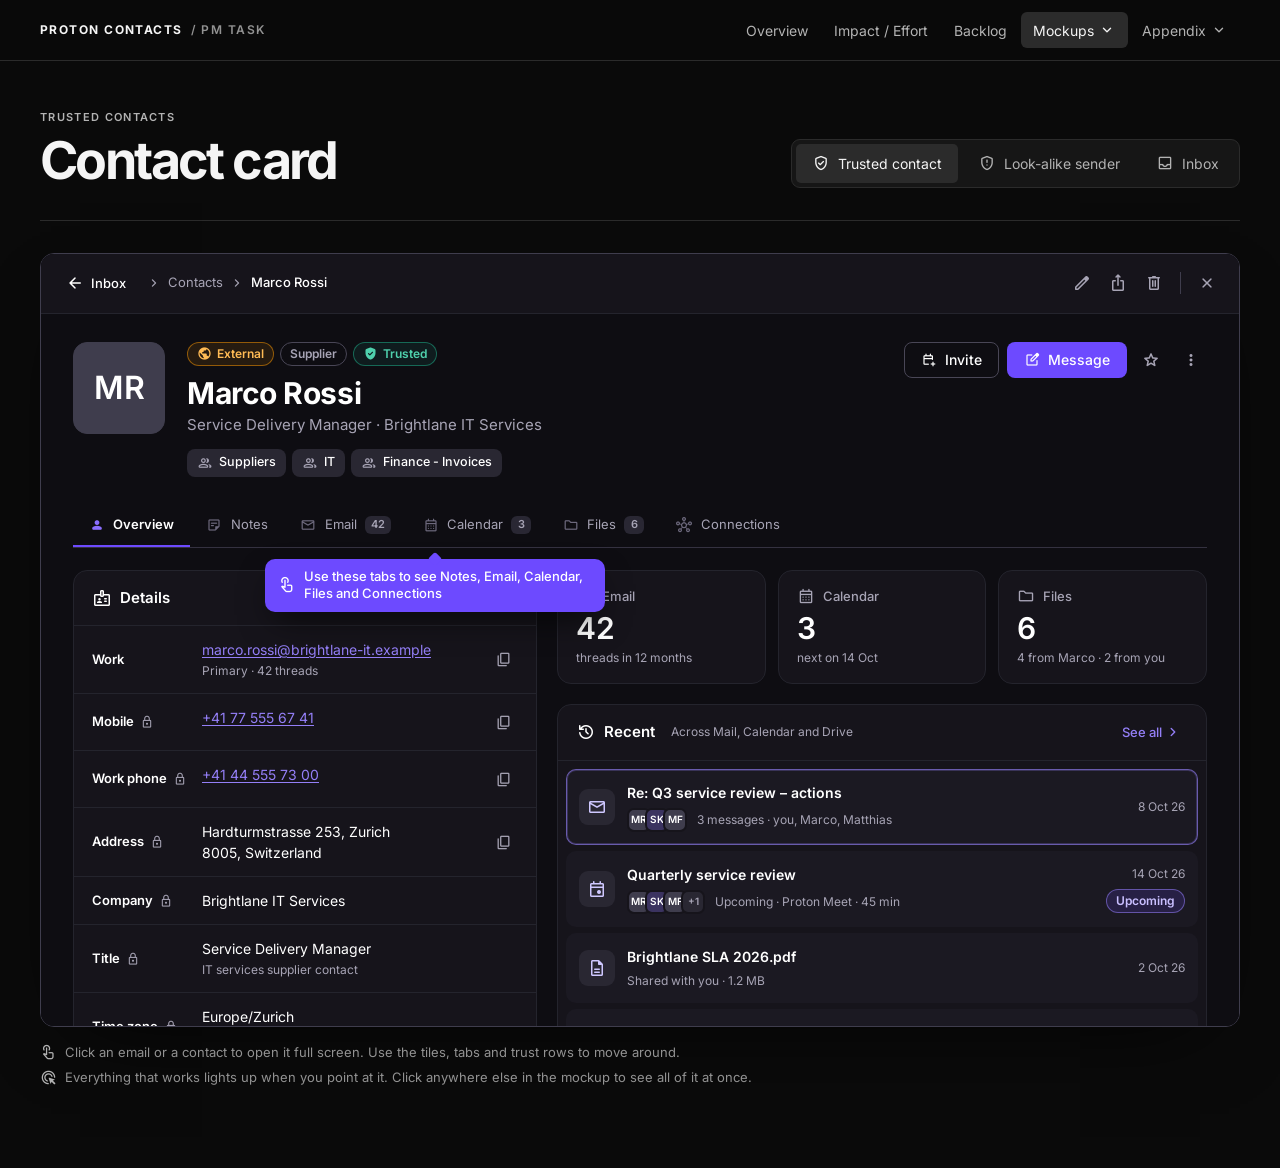
<file: mockups/contacts.html>
<!doctype html>
<html lang="en">
<head>
<meta charset="utf-8">
<meta name="viewport" content="width=device-width, initial-scale=1, viewport-fit=cover">
<meta name="robots" content="noindex, nofollow, noarchive">
<title>Contact card · Trusted Contacts</title>
<link rel="preload" href="../assets/fonts/inter-latin-wght-normal.woff2" as="font" type="font/woff2" crossorigin>
<link rel="preload" href="../assets/fonts/material-symbols-rounded.woff2" as="font" type="font/woff2" crossorigin>
<link rel="stylesheet" href="../assets/fonts/fonts.css">
<link rel="stylesheet" href="../assets/ds/ds.css">
<link rel="stylesheet" href="../assets/site.css">
<link rel="stylesheet" href="../design-system/proton-dark.css">
<link rel="stylesheet" href="mockup.css">
</head>
<body>
<script src="../assets/site-nav.js"></script>
<div class="page-wrap">
  <header class="ds-system site-head">
    <div class="site-head__row">
      <div>
        <span class="ds-label">Trusted Contacts</span>
        <h1 class="site-head__title">Contact card</h1>
      </div>
      <div class="ds-tabs" role="group" aria-label="Scenario" id="scn">
        <button class="ds-tab" type="button" data-scn="trusted" aria-pressed="true"><span class="ms" aria-hidden="true">verified_user</span>Trusted contact</button>
        <button class="ds-tab" type="button" data-scn="fake" aria-pressed="false"><span class="ms" aria-hidden="true">gpp_maybe</span>Look-alike sender</button>
        <button class="ds-tab" type="button" data-scn="inbox" aria-pressed="false"><span class="ms" aria-hidden="true">inbox</span>Inbox</button>
      </div>
    </div>
    <hr class="site-head__divider">
  </header>

  <div class="app" id="app">
    <!-- Sidebar -->
    <aside class="side" aria-label="Mail navigation">
      <div class="brand"><span class="brand-mark" aria-hidden="true"></span>Proton Mail<span class="pt-icon" aria-hidden="true">apps</span></div>
      <button class="new-msg" type="button">New message</button>
      <div class="nav-i on"><span class="pt-icon">inbox</span>Inbox<span class="cnt">2</span></div>
      <div class="nav-i"><span class="pt-icon">draft</span>Drafts</div>
      <div class="nav-i"><span class="pt-icon">send</span>Sent</div>
      <div class="nav-i"><span class="pt-icon">star</span>Starred</div>
      <div class="nav-i"><span class="pt-icon">chevron_right</span>More</div>
      <div class="nav-i nav-sec"><span class="pt-icon">expand_more</span>Views</div>
      <div class="nav-i"><span class="pt-icon">mail</span>Mailing lists</div>
      <div class="nav-i nav-sec"><span class="pt-icon">chevron_right</span>Folders</div>
      <div class="nav-i"><span class="pt-icon">chevron_right</span>Labels</div>
    </aside>

    <!-- Inbox -->
    <section class="main" aria-label="Inbox">
      <div class="top">
        <div class="search"><span class="pt-icon">search</span>Search messages</div>
        <div class="me"><div>Sophie Keller<small>sophie.keller@aldermoor-advisory.ch</small></div><span class="av av--int">SK</span></div>
      </div>
      <div class="toolbar"><span class="cb"></span><h2>Inbox</h2><span class="pt-icon" style="color:var(--pt-text-weak)">more_horiz</span></div>
      <div class="ttabs"><div class="ttab on"><span class="pt-icon">inbox</span>Primary</div><div class="ttab"><span class="pt-icon">group</span>Social</div><div class="ttab"><span class="pt-icon">campaign</span>Promotions</div><div class="ttab"><span class="pt-icon">newspaper</span>Newsletters</div></div>
      <div class="list" id="inbox"></div>
    </section>

    <!-- App rail -->
    <nav class="rail" aria-label="Apps">
      <span class="r on"><span class="pt-icon pt-icon--fill">contacts</span></span>
      <span class="r"><span class="pt-icon">calendar_month</span></span>
      <span class="r"><span class="pt-icon">shield</span></span>
      <span class="r"><span class="pt-icon">vpn_key</span></span>
    </nav>

    <!-- Contacts drawer -->
    <aside class="drawer" aria-label="Contacts">
      <div class="dtabs"><span class="dtab on">Contacts</span><span class="dtab">Groups</span><button class="ib" type="button" aria-label="Close"><span class="pt-icon">close</span></button></div>
      <div class="dsearch"><span class="pt-icon">search</span>Name or email address</div>
      <div class="dmeta" id="dcount">10 contacts</div>
      <div class="dbanner"><span class="pt-icon">gpp_maybe</span>1 contact looks like an impersonation.<a data-open="10">Review</a></div>
      <div class="dlist" id="dlist"></div>
      <div class="dfoot"><button class="pt-btn pt-btn--primary pt-btn--block" type="button">Add contact</button><button class="pt-btn pt-btn--secondary pt-btn--block" type="button">Import contacts</button></div>
    </aside>

    <!-- Full-screen contact -->
    <section class="cover" id="cover" role="dialog" aria-modal="true" aria-label="Contact">
      <div class="cbar">
        <button class="back" type="button" data-close><span class="pt-icon">arrow_back</span>Inbox</button>
        <div class="crumb"><span class="pt-icon" style="font-size:16px">chevron_right</span>Contacts<span class="pt-icon" style="font-size:16px">chevron_right</span><b id="crumb-name"></b></div>
        <div class="acts">
          <button class="ib" type="button" aria-label="Edit"><span class="pt-icon">edit</span></button>
          <button class="ib" type="button" aria-label="Export"><span class="pt-icon">ios_share</span></button>
          <button class="ib" type="button" aria-label="Delete"><span class="pt-icon">delete</span></button>
          <span class="vsep"></span>
          <button class="ib" type="button" aria-label="Close" data-close><span class="pt-icon">close</span></button>
        </div>
      </div>
      <div class="cscroll" id="cscroll"><div class="cin" id="cin"></div></div>
    </section>
  </div>
  <div class="ds-system site-note">
    <p><span class="ms" aria-hidden="true">touch_app</span>Click an email or a contact to open it full screen. Use the tiles, tabs and trust rows to move around.</p>
    <p><span class="ms" aria-hidden="true">ads_click</span>Everything that works lights up when you point at it. Click anywhere else in the mockup to see all of it at once.</p>
  </div>
</div>

<script src="../data/contacts.js"></script>
<script src="mockup.js"></script>
<script>
(function () {
  var C = MK.C, byId = MK.byId, ME = MK.ME, esc = MK.esc, ic = MK.ic, st = MK.st, initials = MK.initials, avClass = MK.avClass,
      stack = MK.stack, primary = MK.primary, domainOf = MK.domainOf, hist = MK.hist;

  /* ---------------- Inbox + drawer ---------------- */
  var INBOX = [
    [10, "Updated bank details for October invoice", "Hi Sophie, please note our bank details have changed. Use the attached details for the October payment…", "9 Oct", 1],
    [4, "Re: Project Atlas – workshop dates", "Thanks, Thursday works for us. I'll bring the updated scope…", "8 Oct", 1],
    [1, "Vendor payments this week", "Three payments above CHF 25k need your sign-off before Friday…", "8 Oct", 0],
    [8, "Re: Q3 service review – actions", "Attached are the actions from today. VPN for new joiners is done…", "8 Oct", 0],
    [6, "Workshop materials v2", "Updated the persona cards and the interview guide…", "7 Oct", 0],
    [5, "Data residency question", "Could you confirm where client data is stored and processed?…", "6 Oct", 0]
  ];
  document.getElementById("inbox").innerHTML = INBOX.map(function (r) {
    var c = byId[r[0]]; if (!c) return "";
    var bad = c.type === "impersonation";
    return '<div class="mrow' + (r[4] ? " unread" : "") + (bad ? " flag" : "") + '" data-open="' + c.id + '" tabindex="0"><span class="cb"></span>' +
      '<span class="' + avClass(c) + '">' + c.initials + (bad ? '<span class="bdg">' + ic("priority_high") + '</span>' : "") + '</span>' +
      '<span class="who">' + esc(c.name) + '</span><span class="subj"><b>' + esc(r[1]) + '</b>' + esc(r[2]) + '</span>' +
      '<span class="date">' + (bad ? st("bad", "Look-alike", "error") : "") + r[3] + '</span></div>';
  }).join("");
  var sorted = C.slice().sort(function (a, b) { return a.name.localeCompare(b.name) || a.id - b.id; });
  document.getElementById("dcount").textContent = C.length + " contacts";
  document.getElementById("dlist").innerHTML = sorted.map(function (c) {
    var bad = c.type === "impersonation";
    return '<div class="crow" data-open="' + c.id + '" tabindex="0"><span class="' + avClass(c) + '">' + c.initials + (bad ? '<span class="bdg">' + ic("priority_high") + '</span>' : "") + '</span>' +
      '<div class="m"><b>' + esc(c.name) + '</b><small' + (bad ? ' class="bad"' : "") + '>' + esc(primary(c)) + (c.emails.length > 1 ? ", +" + (c.emails.length - 1) : "") + '</small></div></div>';
  }).join("");

  /* ---------------- Contact cover ---------------- */
  var cover = document.getElementById("cover"), cin = document.getElementById("cin");
  var state = { id: null, tab: "overview" };
  var TABS = [["overview", "Overview", "person"], ["notes", "Notes", "sticky_note_2"], ["email", "Email", "mail"], ["calendar", "Calendar", "calendar_month"], ["files", "Files", "folder"], ["connections", "Connections", "hub"]];

  function detailsRows(c) {
    var rows = [];
    var lock = ic("lock");
    c.emails.forEach(function (e, i) {
      var h = hist(c);
      rows.push([e.type === "home" ? "Personal" : "Work", false, '<a>' + esc(e.address) + '</a><small>' + (e.primary ? "Primary · " : "") + (c.type === "impersonation" ? "1 message" : (i === 0 ? h.stats.email[0] : Math.max(2, Math.round(h.stats.email[0] / 5))) + " threads") + '</small>', true]);
    });
    (c.phones || []).forEach(function (p) { rows.push([p.type === "cell" ? "Mobile" : "Work phone", true, '<a>' + esc(p.number) + '</a>', true]); });
    if (c.address) rows.push(["Address", true, esc(c.address).replace(/, (\d{4,5}|EC\S+)/, "<br>$1"), true]);
    if (c.org) rows.push(["Company", true, esc(c.org), false]);
    if (c.title) rows.push(["Title", true, esc(c.title) + (c.role ? '<small>' + esc(c.role) + '</small>' : ""), false]);
    if (c.timezone) rows.push(["Time zone", true, esc(c.timezone.replace("_", " ")) + '<small>Local time ' + (c.timezone === "Europe/London" ? "14:12" : "15:12") + '</small>', false]);
    if (c.language) rows.push(["Language", true, esc(c.language), false]);
    if (c.birthday) rows.push(["Birthday", true, new Date(c.birthday).toLocaleDateString("en-GB", { day: "numeric", month: "long" }), false]);
    if (c.url) rows.push(["Website", true, '<a>' + esc(c.url.replace(/^https?:\/\//, "")) + '</a>', false]);
    return rows.map(function (r) {
      return '<div class="k">' + r[0] + (r[1] ? " " + lock : "") + '</div><div class="v">' + r[2] + '</div><div class="x">' + (r[3] ? '<button class="ib" type="button" aria-label="Copy">' + ic("content_copy") + '</button>' : "") + '</div>';
    }).join("");
  }

  function trustPanel(c, h) {
    var s = h.trustSum, tot = s[0] + s[1] + s[2];
    var bar = '<span class="bar"><i style="width:' + (s[0] / tot * 100) + '%;background:var(--pt-success)"></i><i style="width:' + (s[1] / tot * 100) + '%;background:var(--pt-danger)"></i><i style="width:' + (s[2] / tot * 100) + '%;background:var(--pt-bg-elevated)"></i></span>';
    return '<div class="panel trust"><div class="ph">' + ic("shield_person") + '<h3>Trust signals</h3><small style="margin-left:auto">Checked on this device</small></div>' +
      '<div class="summary">' + bar + '<small>' + (s[1] ? s[1] + " of " + tot + " checks failed" : s[0] + " of " + tot + " checks passed") + '</small></div>' +
      h.trust.map(function (t) {
        return '<div class="tr' + (t[5] ? ' click" data-open="' + t[5] : "") + '"><span class="dot dot--' + t[0] + '">' + ic(t[1]) + '</span><div><b>' + t[2] + '</b><p>' + t[3] + '</p></div>' + t[4] + '</div>';
      }).join("") +
      '<div class="pfoot">' + ic("lock") + 'Built from your own mail on this device, using sender addresses only. Nothing leaves your account.</div></div>';
  }

  function itemRow(r) {
    var k = { mail: "mail", event: "event", file: "description" }[r.k];
    return '<div class="item' + (r.hot ? " hot" : "") + (r.bad ? " bad" : "") + '" data-tab="' + (r.k === "mail" ? "email" : r.k === "event" ? "calendar" : "files") + '"><span class="ic">' + ic(r.bad ? "gpp_maybe" : k) + '</span>' +
      '<div style="min-width:0"><div class="it">' + esc(r.t) + '</div><div class="im">' + (r.p ? stack(r.p, r.x) : "") + '<span>' + esc(r.m) + '</span></div></div>' +
      '<div class="ir">' + r.d + (r.pill || "") + '</div></div>';
  }

  function overview(c, h) {
    var tiles = [["email", "mail", "Email", h.stats.email], ["calendar", "calendar_month", "Calendar", h.stats.cal], ["files", "folder", "Files", h.stats.files]];
    return '<div class="grid fade">' +
      '<div class="col">' +
        '<div class="panel"><div class="ph">' + ic("badge") + '<h3>Details</h3><button class="more" type="button">Edit' + ic("chevron_right") + '</button></div><div class="kv">' + detailsRows(c) + '</div></div>' +
        (c.note ? '<div class="panel"><div class="ph">' + ic("sticky_note_2") + '<h3>Note</h3><button class="more" type="button" data-tab="notes">All notes' + ic("chevron_right") + '</button></div><div class="note">' + esc(c.note) + '<div class="by">' + ic("lock") + 'End-to-end encrypted · only you can read this</div></div></div>' : "") +
      '</div>' +
      '<div class="col">' +
        '<div class="tiles">' + tiles.map(function (t) {
          return '<button class="tile" type="button" data-tab="' + t[0] + '"><div class="tl">' + ic(t[1]) + t[2] + '</div><div class="tn">' + t[3][0] + '</div><div class="ts">' + t[3][1] + '</div></button>';
        }).join("") + '</div>' +
        '<div class="panel"><div class="ph">' + ic("history") + '<h3>Recent</h3><small style="margin-left:8px">Across Mail, Calendar and Drive</small><button class="more" type="button" data-tab="email">See all' + ic("chevron_right") + '</button></div><div class="items">' + h.recent.map(itemRow).join("") + '</div></div>' +
        trustPanel(c, h) +
      '</div></div>';
  }

  function tableTab(list, kind, c, total) {
    if (!list.length) return '<div class="empty fade">' + ic(kind === "calendar" ? "event_busy" : "folder_off") + '<br>No ' + (kind === "calendar" ? "meetings" : "files") + ' with ' + esc(c.name) + ' yet.</div>';
    var heads = { email: ["Date", "Subject", "Address used"], calendar: ["Date", "Event", "Attendees"], files: ["Date", "File", "Sharing"] }[kind];
    var icon = { email: "alternate_email", calendar: "group", files: "share" }[kind];
    return '<div class="fade"><div class="thead"><span>' + heads[0] + '</span><span>' + heads[1] + '</span><span class="a">' + heads[2] + '</span><span></span></div><div class="rows">' +
      list.map(function (r) {
        var bad = r[5] === "bad";
        var right = bad ? st("bad", "Look-alike", "error") : kind === "email" ? '<span class="pt-icon" style="color:var(--pt-text-hint)">' + (r[3].some(function (t) { return /attach|PDF/.test(t); }) ? "attach_file" : "chevron_right") + '</span>' : kind === "calendar" && r[3][0] === "Upcoming" ? st("brand", "Upcoming") : '<span class="pt-icon" style="color:var(--pt-text-hint)">chevron_right</span>';
        return '<div class="trow' + (bad ? " bad" : "") + '"><div class="d">' + r[0] + (r[1] ? '<small>' + r[1] + '</small>' : "") + '</div>' +
          '<div class="s"><b>' + esc(r[2]) + '</b><div class="chips">' + r[3].filter(function (t) { return t !== "Upcoming"; }).map(function (t) { return '<span class="tag">' + esc(t) + '</span>'; }).join("") + '</div></div>' +
          '<div class="a">' + ic(icon) + '<span>' + (kind === "email" ? '<u>' + esc(r[4]) + '</u> → you' : esc(r[4])) + '</span></div>' + right + '</div>';
      }).join("") + '</div>' + (total > list.length ? '<p class="hint" style="justify-content:center">' + ic("unfold_more") + 'Showing the latest ' + list.length + ' of ' + total + '. Open in ' + (kind === "email" ? "Mail" : kind === "calendar" ? "Calendar" : "Drive") + ' to see everything.</p>' : "") + '</div>';
  }

  function notesTab(c) {
    return '<div class="panel fade" style="max-width:760px"><div class="ph">' + ic("sticky_note_2") + '<h3>Notes</h3><small style="margin-left:auto">' + ic("lock", "pt-icon--xs") + ' End-to-end encrypted</small></div>' +
      (c.note ? '<div class="note">' + esc(c.note) + '<div class="by">Added by you · imported 11 Oct 2026</div></div>' : '<div class="note" style="color:var(--pt-text-weak)">No notes yet.</div>') +
      '<div class="notes-add"><input placeholder="Add a note about ' + esc(c.name.split(" ")[0]) + '" aria-label="Add a note"><button class="pt-btn pt-btn--secondary" type="button">Add</button></div></div>';
  }

  function connTab(c, h) {
    var prow = function (p) { return '<div class="prow' + (p[4] ? ' click" data-open="' + p[4] : "") + '" style="' + (p[4] ? "cursor:pointer" : "") + '"><span class="av' + (p[0] === "MF" || p[0] === "LB" || p[0] === "AV" ? " av--int" : "") + '">' + p[0] + '</span><div class="m"><b>' + esc(p[1]) + '</b><small>' + esc(p[2]) + '</small></div>' + (p[3] ? '<button class="pt-btn pt-btn--secondary" type="button">' + p[3] + '</button>' : "") + '</div>'; };
    var sugg = MK.SUGGESTED.filter(function (s) { return s.related === c.id; });
    var bad = c.type === "impersonation";
    var suggPanel = '<div class="panel" style="grid-column:1 / -1"><div class="ph">' + ic("person_add") + '<h3>Suggested contacts</h3><small style="margin-left:8px">People around ' + esc(c.name.split(" ")[0]) + ' you write to but haven\'t saved</small><a class="more" href="contacts-list.html#suggested">All suggestions' + ic("chevron_right") + '</a></div>' +
      (bad ? '<div class="sugg-held">' + ic("block") + '<div><b>No suggestions from this sender</b><p>Addresses that look like an existing contact are never suggested, so a look-alike can\'t end up in your address book by accident.</p></div></div>'
        : sugg.length ? '<div class="sugg-list">' + sugg.map(function (s) {
          return '<div class="sugg"><span class="ring-wrap">' + MK.ring(s.score, 44) + '</span><div class="m"><b>' + esc(s.name) + '</b><small>' + esc(s.email) + (s.title ? ' · ' + esc(s.title) : "") + '</small><p>' + esc(s.why) + '</p>' +
            '<div class="sugg-meta">' + ic("mail") + s.msgs + ' messages' + (s.replies ? ' · you replied ' + s.replies : "") + (s.meets ? ' · ' + ic("event") + s.meets + ' meetings' : "") + ' · since ' + s.since + '</div></div>' +
            '<div class="sugg-act"><button class="ib ib--b" type="button" aria-label="Dismiss">' + ic("close") + '</button><button class="add-btn" type="button" aria-label="Create contact for ' + esc(s.name) + '">' + ic("add") + '</button></div></div>';
        }).join("") + '</div>' : '<div class="sugg-held">' + ic("check_circle") + '<div><b>Nothing to suggest</b><p>Everyone you write to around ' + esc(c.name.split(" ")[0]) + ' is already saved.</p></div></div>') + '</div>';
    return '<div class="conn fade">' + suggPanel +
      '<div class="panel"><div class="ph">' + ic("diversity_3") + '<h3>Colleagues who work with ' + esc(c.name.split(" ")[0]) + '</h3></div>' + h.colleagues.map(prow).join("") + '</div>' +
      '<div class="panel"><div class="ph">' + ic("domain") + '<h3>' + (bad ? "Related contacts" : "Same company") + '</h3><small style="margin-left:auto">' + esc(c.org || "") + '</small></div>' + (h.sameOrg.length ? h.sameOrg.map(prow).join("") : '<div class="prow"><small>No other saved contacts at ' + esc(c.org || "this company") + ' yet.</small></div>') + '</div>' +
      '</div>';
  }

  function render() {
    var c = byId[state.id]; if (!c) return;
    var h = hist(c), bad = c.type === "impersonation";
    document.getElementById("crumb-name").textContent = c.name;
    var counts = { email: h.email.length && h.stats.email[0], calendar: h.stats.cal[0], files: h.stats.files[0] };
    var body = state.tab === "overview" ? overview(c, h) : state.tab === "notes" ? notesTab(c) : state.tab === "connections" ? connTab(c, h) : tableTab(h[state.tab === "calendar" ? "cal" : state.tab], state.tab, c, h.stats[state.tab === "calendar" ? "cal" : state.tab][0]);
    cin.innerHTML =
      '<div class="hero"><span class="bigav' + (c.type === "colleague" ? " int" : bad ? " bad" : "") + '">' + c.initials + '</span>' +
        '<div class="hm"><div class="chips">' + h.chips.join("") + '</div><h1>' + esc(c.name) + '</h1>' +
          '<div class="role">' + (bad ? "Claims to be " : "") + esc(c.title || "") + (c.org ? " · " + esc(c.org) : "") + '</div>' +
          '<div class="groups">' + (c.groups || []).map(function (g) { return '<span class="grp">' + ic(/Suspicious|Impersonation/.test(g) ? "gpp_maybe" : "group") + esc(g) + '</span>'; }).join("") + '</div></div>' +
        '<div class="hact">' + (bad ? '<button class="pt-btn pt-btn--danger" type="button">' + ic("block", "pt-icon--sm") + 'Block sender</button>' :
          '<button class="pt-btn pt-btn--secondary" type="button">' + ic("calendar_add_on", "pt-icon--sm") + 'Invite</button><button class="pt-btn pt-btn--primary" type="button">' + ic("edit_square", "pt-icon--sm") + 'Message</button>') +
          '<button class="ib" type="button" aria-label="Favourite">' + ic("star") + '</button><button class="ib" type="button" aria-label="More">' + ic("more_vert") + '</button></div>' +
      '</div>' +
      '<div class="ptabs ptabs--cover" role="tablist">' + TABS.map(function (t) {
        var n = counts[t[0]];
        return MK.ptab(t[0], t[1], t[2], state.tab === t[0], n != null && n !== false ? n : null);
      }).join("") + '</div>' +
      (h.alert ? alertPanel() : "") + body;
  }

  function alertPanel() {
    return '<div class="alert fade" role="alert"><h3>' + ic("error") + 'Be careful: this isn\'t the Marco Rossi you know</h3><div class="reasons">' +
      '<div><b>Look-alike domain</b><p><code>bright<mark>I</mark>ane-it.example</code> uses a capital I. Your supplier is <code>brightlane-it.example</code>.</p></div>' +
      '<div><b>Same name as a trusted contact</b><p>The real Marco Rossi has emailed you 42 times since 2023, always from brightlane-it.example.</p></div>' +
      '<div><b>Payment request</b><p>The only message asks you to change bank details, a common technique in invoice fraud.</p></div>' +
      '</div><div class="btns"><button class="abtn abtn--danger" type="button">' + ic("report", "pt-icon--sm") + 'Report and block</button><button class="abtn" type="button">Mark as safe</button><button class="abtn" type="button">I\'m not sure</button>' +
      '<button class="lnk" type="button" data-open="8">Compare with the real Marco Rossi</button></div></div>';
  }

  function openContact(id, tab) {
    state.id = +id; state.tab = tab || "overview";
    render(); document.getElementById("cscroll").scrollTop = 0;
    cover.classList.add("open");
    syncSeg();
  }
  function closeContact() { cover.classList.remove("open"); state.id = null; syncSeg(); }

  document.getElementById("app").addEventListener("click", function (e) {
    var o = e.target.closest("[data-open]"); if (o) { openContact(o.dataset.open); return; }
    var t = e.target.closest("[data-tab]"); if (t && state.id) { state.tab = t.dataset.tab; render(); return; }
    if (e.target.closest("[data-close]")) closeContact();
  });
  document.getElementById("app").addEventListener("keydown", function (e) {
    if (e.key === "Enter" && e.target.matches("[data-open]")) e.target.click();
    if (e.key === "Escape" && state.id) closeContact();
  });

  /* Scenario switcher */
  var seg = document.querySelectorAll("#scn [data-scn]");
  function syncSeg() {
    var cur = state.id === 8 ? "trusted" : state.id === 10 ? "fake" : state.id ? "" : "inbox";
    Array.prototype.forEach.call(seg, function (b) { b.setAttribute("aria-pressed", b.dataset.scn === cur); });
  }
  Array.prototype.forEach.call(seg, function (b) {
    b.onclick = function () { b.dataset.scn === "inbox" ? closeContact() : openContact(b.dataset.scn === "trusted" ? 8 : 10); };
  });

  /* What works in this mockup (lights up on hover) */
  MK.live(document.getElementById("app"), "[data-open], [data-tab], [data-close], a[href]");

  var q = (location.hash || "").slice(1), m = /^c=(\d+)(?:&tab=(\w+))?/.exec(q);
  window.addEventListener("hashchange", function () { var q2 = location.hash.slice(1), m2 = /^c=(\d+)(?:&tab=(\w+))?/.exec(q2); if (m2 && byId[m2[1]]) openContact(m2[1], m2[2]); });
  if (q === "inbox") syncSeg(); else if (m && byId[m[1]]) openContact(m[1], m[2]); else openContact(q === "fake" ? 10 : 8);

  /* On open: point out the tabs (Email, Calendar, Files, Connections...) */
  if (state.id) MK.hint(document.getElementById("app"), ".ptabs--cover .ptab", "Use these tabs to see Notes, Email, Calendar, Files and Connections", { delay: 900 });
})();
</script>
</body>
</html>
</file>
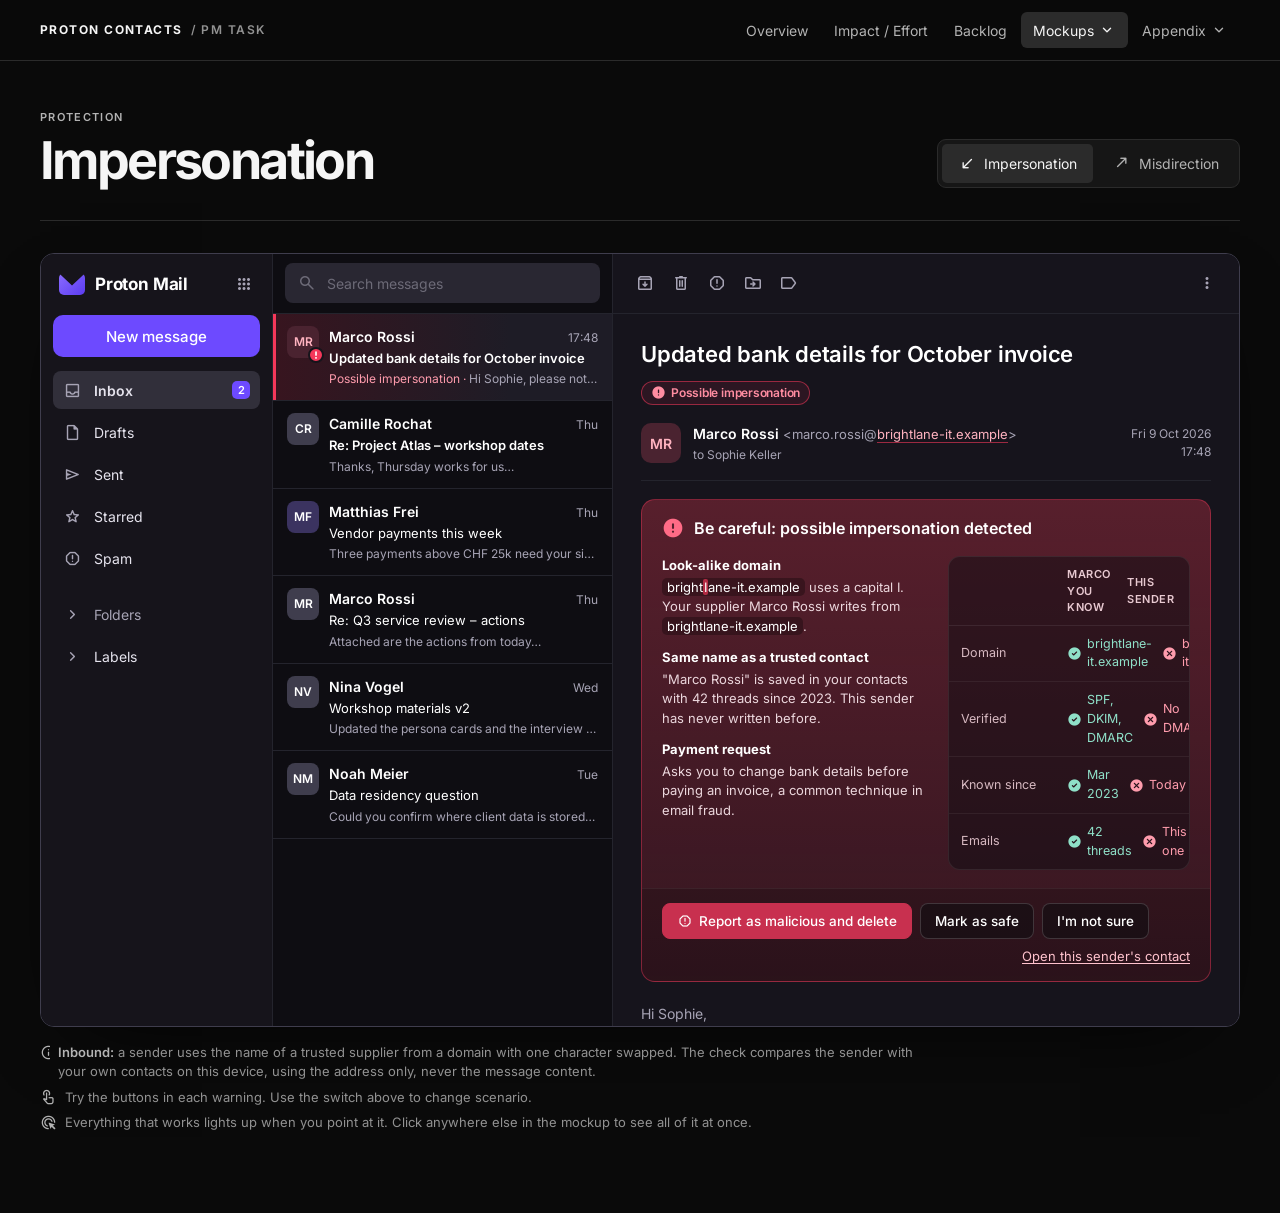
<file: mockups/protection.html>
<!doctype html>
<html lang="en">
<head>
<meta charset="utf-8">
<meta name="viewport" content="width=device-width, initial-scale=1, viewport-fit=cover">
<meta name="robots" content="noindex, nofollow, noarchive">
<title>Impersonation · Protection</title>
<link rel="preload" href="../assets/fonts/inter-latin-wght-normal.woff2" as="font" type="font/woff2" crossorigin>
<link rel="preload" href="../assets/fonts/material-symbols-rounded.woff2" as="font" type="font/woff2" crossorigin>
<link rel="stylesheet" href="../assets/fonts/fonts.css">
<link rel="stylesheet" href="../assets/ds/ds.css">
<link rel="stylesheet" href="../assets/site.css">
<link rel="stylesheet" href="../design-system/proton-dark.css">
<link rel="stylesheet" href="mockup.css">
<style>
.app.app--read { grid-template-columns: 232px 340px minmax(0,1fr); }
@media (max-width: 1180px) { .app.app--read { grid-template-columns: 0 300px minmax(0,1fr); } }
@media (max-width: 820px) { .app.app--read { grid-template-columns: 0 0 minmax(0,1fr); } .app--read .mcol { visibility: hidden; overflow: hidden; border: 0; } }
.mcol { display: flex; flex-direction: column; min-width: 0; border-right: 1px solid var(--pt-border-weak); background: #0e0d12; }
.mcol .top { padding: 0 12px; }
.mcol .search { max-width: none; }
.mitem { display: grid; grid-template-columns: 32px minmax(0,1fr); gap: 10px; padding: 12px 14px; border-bottom: 1px solid var(--pt-border-weak); cursor: pointer; transition: background-color .15s; }
.mitem:hover { background: #16141c; }
.mitem.sel { background: #1e1c26; box-shadow: inset 3px 0 0 var(--pt-primary); }
.mitem.flag { background: linear-gradient(90deg, rgba(245,56,90,.12), transparent 70%); }
.mitem.flag.sel { background: linear-gradient(90deg, rgba(245,56,90,.18), #1e1c26 70%); box-shadow: inset 3px 0 0 var(--pt-danger); }
.mitem .r1 { display: flex; gap: 8px; align-items: baseline; }
.mitem .r1 b { flex: 1; min-width: 0; white-space: nowrap; overflow: hidden; text-overflow: ellipsis; font-weight: 600; }
.mitem .r1 small { color: var(--pt-text-weak); font-size: 12px; }
.mitem .r2 { font-size: 13px; white-space: nowrap; overflow: hidden; text-overflow: ellipsis; margin-top: 2px; }
.mitem .r3 { font-size: 12px; color: var(--pt-text-weak); white-space: nowrap; overflow: hidden; text-overflow: ellipsis; margin-top: 2px; }
.mitem.unread .r2 { font-weight: 600; }

.read { display: flex; flex-direction: column; min-width: 0; background: #16141c; }
.rbar { height: 60px; flex: none; display: flex; align-items: center; gap: 4px; padding: 0 16px; border-bottom: 1px solid var(--pt-border-weak); }
.rbar .sp { flex: 1; }
.rscroll { flex: 1; overflow: auto; }
.rin { max-width: 880px; margin: 0 auto; padding: 24px 28px 40px; }
.rsubj { font-size: 22px; font-weight: 600; letter-spacing: -.01em; margin: 0 0 18px; display: flex; gap: 10px; align-items: center; flex-wrap: wrap; }
.sender { display: flex; gap: 12px; align-items: center; padding-bottom: 16px; border-bottom: 1px solid var(--pt-border-weak); }
.sender .av { width: 40px; height: 40px; font-size: 14px; border-radius: 10px; }
.sender b { font-weight: 600; }
.sender .addr { color: var(--pt-text-weak); font-size: 13px; }
.sender .addr u { color: #ffb3c0; text-decoration-color: rgba(245,56,90,.6); text-underline-offset: 3px; }
.sender small { display: block; color: var(--pt-text-weak); font-size: 12px; margin-top: 2px; }
.sender .when { margin-left: auto; color: var(--pt-text-weak); font-size: 12px; text-align: right; }

/* Impersonation warning */
.imp { margin: 18px 0 20px; border-radius: 14px; overflow: hidden; border: 1px solid rgba(245,56,90,.4); background: linear-gradient(180deg, rgba(110,35,50,.75), rgba(79,25,37,.55)); transition: opacity .3s, transform .3s; }
.imp-h { display: flex; align-items: center; gap: 10px; padding: 16px 20px 6px; font-size: 16px; font-weight: 600; }
.imp-h .pt-icon { color: #ff6b86; font-size: 22px; font-variation-settings: "FILL" 1, "wght" 500, "GRAD" 0, "opsz" 24; }
.imp-b { display: grid; grid-template-columns: minmax(0,1.1fr) minmax(0,1fr); gap: 20px; padding: 10px 20px 18px; }
@media (max-width: 1000px) { .imp-b { grid-template-columns: 1fr; } }
.why2 { display: flex; flex-direction: column; gap: 12px; }
.why2 div b { display: block; font-size: 13px; margin-bottom: 2px; }
.why2 div p { margin: 0; font-size: 13px; color: #ecd7dd; }
.why2 code { font-family: inherit; background: rgba(0,0,0,.3); padding: 1px 5px; border-radius: 5px; color: #fff; }
.why2 mark { background: rgba(245,56,90,.65); color: #fff; border-radius: 2px; padding: 0 1px; }
.cmp { border-radius: 12px; background: rgba(14,13,18,.5); border: 1px solid rgba(255,255,255,.08); overflow: hidden; font-size: 12.5px; }
.cmp-h, .cmp-r { display: grid; grid-template-columns: 96px 1fr 1fr; gap: 10px; padding: 9px 12px; align-items: center; }
.cmp-h { font-size: 11px; font-weight: 600; letter-spacing: .05em; text-transform: uppercase; color: #e8c9d1; border-bottom: 1px solid rgba(255,255,255,.08); }
.cmp-r + .cmp-r { border-top: 1px solid rgba(255,255,255,.06); }
.cmp-r .k { color: #d7b9c1; }
.cmp-r .ok { color: #8fe0c8; display: flex; gap: 5px; align-items: center; }
.cmp-r .no { color: #ff9cad; display: flex; gap: 5px; align-items: center; }
.cmp-r .pt-icon { font-size: 15px; font-variation-settings: "FILL" 1, "wght" 500, "GRAD" 0, "opsz" 20; }
.imp-a { display: flex; flex-wrap: wrap; gap: 8px; align-items: center; padding: 14px 20px; background: rgba(0,0,0,.18); border-top: 1px solid rgba(255,255,255,.06); }
.imp-a .lnk { margin-left: auto; color: #ffc2cd; font-size: 13px; text-decoration: underline; text-underline-offset: 2px; }
.done-banner { display: none; margin: 18px 0 20px; padding: 14px 18px; border-radius: 12px; background: rgba(30,168,133,.12); border: 1px solid rgba(30,168,133,.4); color: #c8f0e4; font-size: 13.5px; align-items: center; gap: 10px; }
.done-banner .pt-icon { color: #4fd1ad; font-variation-settings: "FILL" 1, "wght" 500, "GRAD" 0, "opsz" 20; }
.done-banner button { margin-left: auto; background: none; border: 0; color: #8fe0c8; text-decoration: underline; font: inherit; cursor: pointer; }
.body { color: #a7a4b5; font-size: 14px; line-height: 1.65; }
.body p { margin: 0 0 12px; }
.body.dim { opacity: .55; filter: blur(.3px); }
.attach { display: inline-flex; align-items: center; gap: 10px; padding: 10px 14px; border-radius: 10px; background: #1e1c26; border: 1px solid #343140; margin-top: 8px; font-size: 13px; }
.attach .pt-icon { color: #ff8da1; }
.attach small { color: var(--pt-text-weak); display: block; font-size: 11.5px; }

/* Composer */
.app.app--compose { grid-template-columns: 232px minmax(0,1fr); }
@media (max-width: 1180px) { .app.app--compose { grid-template-columns: 0 minmax(0,1fr); } }
.compose-scrim { position: absolute; inset: 0; background: rgba(14,13,18,.45); z-index: 4; }
.composer { position: absolute; z-index: 5; right: 24px; bottom: 0; top: 24px; width: min(760px, calc(100% - 48px)); display: flex; flex-direction: column; border-radius: 14px 14px 0 0; background: #1e1c26; border: 1px solid #4a4658; border-bottom: 0; box-shadow: 0 30px 60px -24px rgba(0,0,0,.9); overflow: hidden; }
.c-head { display: flex; align-items: center; gap: 4px; height: 46px; padding: 0 8px 0 16px; background: #292733; font-weight: 600; font-size: 14px; }
.c-head .sp { flex: 1; }
.c-field { display: flex; align-items: center; gap: 10px; min-height: 46px; padding: 6px 16px; border-bottom: 1px solid #343140; font-size: 13.5px; }
.c-field > label { width: 54px; color: var(--pt-text-weak); flex: none; }
.c-field .val { flex: 1; min-width: 0; display: flex; flex-wrap: wrap; gap: 6px; align-items: center; }
.rcp { display: inline-flex; align-items: center; gap: 6px; height: 28px; padding: 0 6px 0 4px; border-radius: 8px; font-size: 13px; border: 1px solid; transition: all .25s; }
.rcp .av { width: 20px; height: 20px; font-size: 9px; border-radius: 6px; }
.rcp .pt-icon { font-size: 16px; font-variation-settings: "FILL" 1, "wght" 500, "GRAD" 0, "opsz" 20; }
.rcp--warn { background: rgba(255,153,0,.12); border-color: rgba(255,153,0,.55); color: #ffd18a; }
.rcp--ok { background: rgba(30,168,133,.12); border-color: rgba(30,168,133,.5); color: #b9f0df; }
.rcp--int { background: #29214d; border-color: #4a3d8f; color: #e2dcff; }
.rcp small { color: inherit; opacity: .75; }
.c-body { flex: 1; overflow: auto; padding: 16px; font-size: 14px; line-height: 1.6; color: #e6e4ee; }
.c-body p { margin: 0 0 10px; }
.c-attach { display: inline-flex; align-items: center; gap: 8px; padding: 8px 12px; border-radius: 9px; background: #16141c; border: 1px solid #343140; font-size: 12.5px; margin-top: 6px; }
.c-attach .pt-icon { color: #8a6eff; }
.c-attach .tag { margin-left: 4px; border-color: rgba(255,153,0,.55); color: #ffd18a; }
.mis { margin: 0 12px 12px; border-radius: 12px; border: 1px solid rgba(255,153,0,.45); background: linear-gradient(180deg, rgba(117,52,30,.45), rgba(83,35,22,.35)); overflow: hidden; transition: opacity .25s; }
.mis-h { display: flex; gap: 10px; align-items: flex-start; padding: 14px 16px 10px; }
.mis-h .pt-icon { color: #ffad33; font-size: 22px; font-variation-settings: "FILL" 1, "wght" 500, "GRAD" 0, "opsz" 24; }
.mis-h b { display: block; font-size: 15px; }
.mis-h p { margin: 3px 0 0; color: #f3dcc8; font-size: 13px; }
.pair { display: grid; grid-template-columns: 1fr auto 1fr; gap: 10px; align-items: stretch; padding: 4px 16px 14px; }
@media (max-width: 700px) { .pair { grid-template-columns: 1fr; } .pair .vs { display: none; } }
.pc2 { border-radius: 10px; padding: 12px 14px; background: rgba(14,13,18,.55); border: 1px solid rgba(255,255,255,.08); font-size: 12.5px; }
.pc2.is-sel { border-color: rgba(255,153,0,.55); }
.pc2.is-sugg { border-color: rgba(30,168,133,.55); }
.pc2 .lab { font-size: 10.5px; font-weight: 700; letter-spacing: .06em; text-transform: uppercase; margin-bottom: 8px; }
.pc2.is-sel .lab { color: #ffbb55; } .pc2.is-sugg .lab { color: #4fd1ad; }
.pc2 .who3 { display: flex; gap: 10px; align-items: center; margin-bottom: 10px; }
.pc2 .who3 b { display: block; font-size: 14px; }
.pc2 .who3 small { color: var(--pt-text-weak); font-size: 12px; }
.pc2 dl { margin: 0; display: grid; grid-template-columns: 78px 1fr; gap: 5px 8px; }
.pc2 dt { color: var(--pt-text-weak); }
.pc2 dd { margin: 0; min-width: 0; overflow-wrap: anywhere; }
.pc2 mark { background: rgba(255,153,0,.35); color: #fff; border-radius: 2px; padding: 0; }
.pc2.is-sugg mark { background: rgba(30,168,133,.35); }
.vs { display: grid; place-items: center; color: var(--pt-text-weak); font-size: 11px; font-weight: 700; }
.mis-a { display: flex; flex-wrap: wrap; gap: 8px; padding: 12px 16px; background: rgba(0,0,0,.18); border-top: 1px solid rgba(255,255,255,.06); }
.ok-banner { display: none; margin: 0 12px 12px; padding: 10px 14px; border-radius: 10px; background: rgba(30,168,133,.12); border: 1px solid rgba(30,168,133,.4); color: #c8f0e4; font-size: 13px; align-items: center; gap: 8px; }
.ok-banner .pt-icon { color: #4fd1ad; font-variation-settings: "FILL" 1, "wght" 500, "GRAD" 0, "opsz" 20; }
.c-foot { display: flex; align-items: center; gap: 8px; padding: 10px 12px; border-top: 1px solid #343140; background: #1e1c26; }
.c-foot .sp { flex: 1; }
.send { height: 38px; padding: 0 18px; border-radius: 9px; border: 0; background: var(--pt-primary); color: #fff; font: 600 14px/1 inherit; font-family: inherit; display: inline-flex; align-items: center; gap: 8px; cursor: pointer; transition: background-color .15s, opacity .15s; }
.send:hover { background: var(--pt-primary-hover); }
.send[aria-disabled="true"] { background: #3f3b4c; color: #a7a4b5; cursor: not-allowed; }
.inbox-bg { padding: 0; opacity: .6; }
.app .toast { bottom: auto; top: 16px; transform: translate(-50%, -12px); }
.app .toast.show { transform: translate(-50%, 0); }
</style>
</head>
<body>
<script src="../assets/site-nav.js"></script>
<div class="page-wrap">
  <header class="ds-system site-head">
    <div class="site-head__row">
      <div>
        <span class="ds-label">Protection</span>
        <h1 class="site-head__title" id="page-title">Impersonation</h1>
      </div>
      <div class="ds-tabs" role="group" aria-label="Scenario" id="scn">
        <button class="ds-tab" type="button" data-scn="imp" aria-pressed="true"><span class="ms" aria-hidden="true">call_received</span>Impersonation</button>
        <button class="ds-tab" type="button" data-scn="mis" aria-pressed="false"><span class="ms" aria-hidden="true">call_made</span>Misdirection</button>
      </div>
    </div>
    <hr class="site-head__divider">
  </header>
  <div class="app" id="app"></div>
  <div class="ds-system site-note">
    <p id="note"></p>
    <p><span class="ms" aria-hidden="true">touch_app</span>Try the buttons in each warning. Use the switch above to change scenario.</p>
    <p><span class="ms" aria-hidden="true">ads_click</span>Everything that works lights up when you point at it. Click anywhere else in the mockup to see all of it at once.</p>
  </div>
</div>

<script src="../data/contacts.js"></script>
<script src="mockup.js"></script>
<script>
(function () {
  var esc = MK.esc, ic = MK.ic, st = MK.st, byId = MK.byId;
  var app = document.getElementById("app"), note = document.getElementById("note");
  var real = byId[8], fake = byId[10], camille = byId[4];
  var realH = MK.hist(real), camH = MK.hist(camille);
  var state = { scn: "imp", impDone: null, misFixed: false, sent: false };

  var SIDE = '<aside class="side" aria-label="Mail navigation"><div class="brand"><span class="brand-mark" aria-hidden="true"></span>Proton Mail<span class="pt-icon" aria-hidden="true">apps</span></div>' +
    '<button class="new-msg" type="button">New message</button>' +
    '<div class="nav-i on"><span class="pt-icon">inbox</span>Inbox<span class="cnt">2</span></div><div class="nav-i"><span class="pt-icon">draft</span>Drafts</div><div class="nav-i"><span class="pt-icon">send</span>Sent</div><div class="nav-i"><span class="pt-icon">star</span>Starred</div><div class="nav-i"><span class="pt-icon">report</span>Spam</div>' +
    '<div class="nav-i nav-sec"><span class="pt-icon">chevron_right</span>Folders</div><div class="nav-i"><span class="pt-icon">chevron_right</span>Labels</div></aside>';
  var LIST = [
    [fake, "Updated bank details for October invoice", "Hi Sophie, please note our bank details have changed…", "17:48", 1, 1],
    [camille, "Re: Project Atlas – workshop dates", "Thanks, Thursday works for us…", "Thu", 1, 0],
    [byId[1], "Vendor payments this week", "Three payments above CHF 25k need your sign-off…", "Thu", 0, 0],
    [real, "Re: Q3 service review – actions", "Attached are the actions from today…", "Thu", 0, 0],
    [byId[6], "Workshop materials v2", "Updated the persona cards and the interview guide…", "Wed", 0, 0],
    [byId[5], "Data residency question", "Could you confirm where client data is stored…", "Tue", 0, 0]
  ];
  function mlist(selIdx) {
    return '<section class="mcol" aria-label="Messages"><div class="top"><div class="search"><span class="pt-icon">search</span>Search messages</div></div><div class="list">' +
      LIST.map(function (r, i) {
        var c = r[0], bad = r[5];
        if (bad && state.impDone === "report") return "";
        return '<div class="mitem' + (i === selIdx ? " sel" : "") + (r[4] ? " unread" : "") + (bad && state.impDone !== "safe" ? " flag" : "") + '"><span class="' + MK.avClass(c) + '">' + c.initials + (bad && state.impDone !== "safe" ? '<span class="bdg">' + ic("priority_high") + '</span>' : "") + '</span>' +
          '<div style="min-width:0"><div class="r1"><b>' + esc(c.name) + '</b><small>' + r[3] + '</small></div><div class="r2">' + esc(r[1]) + '</div><div class="r3">' + (bad && state.impDone !== "safe" ? '<span style="color:#ff9cad">Possible impersonation · </span>' : "") + esc(r[2]) + '</div></div></div>';
      }).join("") + '</div></section>';
  }

  /* ---------- Scenario A: impersonation ---------- */
  function impView() {
    var done = state.impDone;
    var cmp = [
      ["Domain", '<span class="ok">' + ic("check_circle") + '<span>brightlane-it.example</span></span>', '<span class="no">' + ic("cancel") + '<span>bright<b>I</b>ane-it.example</span></span>'],
      ["Verified", '<span class="ok">' + ic("check_circle") + '<span>SPF, DKIM, DMARC</span></span>', '<span class="no">' + ic("cancel") + '<span>No DMARC</span></span>'],
      ["Known since", '<span class="ok">' + ic("check_circle") + '<span>Mar 2023</span></span>', '<span class="no">' + ic("cancel") + '<span>Today</span></span>'],
      ["Emails", '<span class="ok">' + ic("check_circle") + realH.stats.email[0] + ' threads</span>', '<span class="no">' + ic("cancel") + '<span>This one</span></span>']
    ];
    var read = '<section class="read"><div class="rbar">' +
      ['archive', 'delete', 'report', 'drive_file_move', 'label'].map(function (n) { return '<button class="ib" type="button" aria-label="' + n + '">' + ic(n) + '</button>'; }).join("") +
      '<span class="sp"></span><button class="ib" type="button" aria-label="More">' + ic("more_vert") + '</button></div><div class="rscroll"><div class="rin">' +
      '<h2 class="rsubj">Updated bank details for October invoice' + (done === "safe" ? "" : st("bad", "Possible impersonation", "error")) + '</h2>' +
      '<div class="sender"><span class="av av--bad">MR</span><div style="min-width:0"><b>Marco Rossi</b> <span class="addr">&lt;marco.rossi@<u>brightIane-it.example</u>&gt;</span><small>to Sophie Keller</small></div><div class="when">Fri 9 Oct 2026<br>17:48</div></div>' +
      (done ? '<div class="done-banner" style="display:flex">' + ic("check_circle") + '<span>' + (done === "report" ? "Reported and moved to Spam. Your admin can see this report, and future mail from this domain is blocked." : done === "safe" ? "Marked as safe. You won't be warned about this sender again." : "Thanks. We've flagged it to your admin to review, and kept the warning in place.") + '</span><button type="button" data-undo>Undo</button></div>' : "") +
      (done && done !== "unsure" ? "" : '<div class="imp" role="alert"><div class="imp-h">' + ic("error") + 'Be careful: possible impersonation detected</div><div class="imp-b"><div class="why2">' +
        '<div><b>Look-alike domain</b><p><code>bright<mark>I</mark>ane-it.example</code> uses a capital I. Your supplier Marco Rossi writes from <code>brightlane-it.example</code>.</p></div>' +
        '<div><b>Same name as a trusted contact</b><p>"Marco Rossi" is saved in your contacts with ' + realH.stats.email[0] + ' threads since 2023. This sender has never written before.</p></div>' +
        '<div><b>Payment request</b><p>Asks you to change bank details before paying an invoice, a common technique in email fraud.</p></div>' +
        '</div><div class="cmp"><div class="cmp-h"><span></span><span>Marco you know</span><span>This sender</span></div>' + cmp.map(function (r) { return '<div class="cmp-r"><span class="k">' + r[0] + '</span>' + r[1] + r[2] + '</div>'; }).join("") + '</div></div>' +
        '<div class="imp-a"><button class="abtn abtn--danger" type="button" data-act="report">' + ic("report", "pt-icon--sm") + 'Report as malicious and delete</button><button class="abtn" type="button" data-act="safe">Mark as safe</button><button class="abtn" type="button" data-act="unsure">I\'m not sure</button>' +
        '<a class="lnk" href="contacts.html#fake">Open this sender\'s contact</a></div></div>') +
      '<div class="body' + (done === "report" ? " dim" : "") + '"><p>Hi Sophie,</p><p>Please note that our bank details have changed following our move to a new banking partner. Could you make sure the October invoice (INV-2026-1009, CHF 18,450.00) is paid to the account in the attached document?</p><p>We need to update this before Friday or the payment may be delayed.</p><p>Kind regards,<br>Marco Rossi<br>Service Delivery Manager, Brightlane IT Services</p>' +
      '<div class="attach">' + ic("picture_as_pdf") + '<div>New_bank_details_Oct.pdf<small>PDF · 84 KB · opening is blocked while this warning is open</small></div></div></div>' +
      '</div></div></section>';
    return SIDE + mlist(0) + read;
  }

  /* ---------- Scenario B: misdirection ---------- */
  var WRONG = { name: "Camille Roche", initials: "CR", email: "camille.roche@veloria-capital.example", org: "Veloria Capital", title: "Investment Associate", last: "14 Mar 2024", threads: 1, groups: "None" };
  function misView() {
    var fixed = state.misFixed;
    var to = fixed
      ? '<span class="rcp rcp--ok"><span class="av">CR</span>Camille Rochat <small>&lt;' + esc(MK.primary(camille)) + '&gt;</small>' + ic("verified_user") + '</span>'
      : '<span class="rcp rcp--warn"><span class="av">CR</span>Camille Roche <small>&lt;' + WRONG.email + '&gt;</small>' + ic("warning") + '</span>';
    var composer = '<div class="compose-scrim"></div><section class="composer" role="dialog" aria-label="New message">' +
      '<div class="c-head">Project Atlas – revised scope and fees<span class="sp"></span><button class="ib" type="button" aria-label="Minimise">' + ic("remove") + '</button><button class="ib" type="button" aria-label="Expand">' + ic("open_in_full") + '</button><button class="ib" type="button" aria-label="Close">' + ic("close") + '</button></div>' +
      '<div class="c-field"><label>From</label><div class="val">Sophie Keller &lt;sophie.keller@aldermoor-advisory.ch&gt;</div></div>' +
      '<div class="c-field"><label>To</label><div class="val">' + to + '</div></div>' +
      '<div class="c-field"><label>Cc</label><div class="val"><span class="rcp rcp--int"><span class="av av--int">LB</span>Lea Baumann</span></div></div>' +
      '<div class="c-field"><label>Subject</label><div class="val">Project Atlas – revised scope and fees</div></div>' +
      '<div class="c-body"><p>Hi Camille,</p><p>As discussed on Thursday, attached is the revised scope for Project Atlas, including the updated fee schedule and the client data inventory for the workshop.</p><p>Let me know if anything needs changing before we share it with your procurement team.</p><p>Best,<br>Sophie</p>' +
      '<span class="c-attach">' + ic("description") + 'Atlas_scope_v3_fees.pdf<span class="tag">Confidential</span></span></div>' +
      (fixed ? '<div class="ok-banner" style="display:flex">' + ic("check_circle") + 'Recipient updated to Camille Rochat at Veloria Partners. Ready to send.</div>' :
      '<div class="mis" role="alert"><div class="mis-h">' + ic("alt_route") + '<div><b>Check this recipient before you send</b><p>Camille Roche looks similar to your contact Camille Rochat, but works at a different company. This email mentions Project Atlas and has a confidential attachment, which you usually send to Camille Rochat.</p></div></div>' +
      '<div class="pair"><div class="pc2 is-sel"><div class="lab">You\'re sending to</div><div class="who3"><span class="av">CR</span><div><b>Camille Ro<mark>che</mark></b><small>' + WRONG.title + '</small></div></div><dl><dt>Company</dt><dd>Veloria <mark>Capital</mark></dd><dt>Address</dt><dd>@veloria-<mark>capital</mark>.example</dd><dt>History</dt><dd>' + WRONG.threads + ' thread, last on ' + WRONG.last + '</dd><dt>Groups</dt><dd>' + WRONG.groups + '</dd></dl></div>' +
      '<div class="vs">VS</div>' +
      '<div class="pc2 is-sugg"><div class="lab">Did you mean</div><div class="who3"><span class="av">CR</span><div><b>Camille Ro<mark>chat</mark></b><small>' + esc(camille.title) + '</small></div></div><dl><dt>Company</dt><dd>Veloria <mark>Partners</mark></dd><dt>Address</dt><dd>@veloria-<mark>partners</mark>.example</dd><dt>History</dt><dd>' + camH.stats.email[0] + ' threads, last on ' + MK.lastContact(camille) + '</dd><dt>Groups</dt><dd>Project Atlas, Key Accounts</dd></dl></div></div>' +
      '<div class="mis-a"><button class="pt-btn pt-btn--primary" type="button" data-act="switch">' + ic("swap_horiz", "pt-icon--sm") + 'Switch to Camille Rochat</button><button class="pt-btn pt-btn--secondary" type="button" data-act="anyway">Send to Camille Roche anyway</button><button class="pt-btn pt-btn--secondary" type="button" data-act="remove">Remove recipient</button></div></div>') +
      '<div class="c-foot"><button class="send" type="button" data-act="send" aria-disabled="' + !fixed + '">' + ic("send", "pt-icon--sm") + 'Send</button><button class="ib" type="button" aria-label="Attach">' + ic("attach_file") + '</button><button class="ib" type="button" aria-label="Encryption">' + ic("lock") + '</button><button class="ib" type="button" aria-label="Expiration">' + ic("timer") + '</button><span class="sp"></span><button class="ib" type="button" aria-label="Delete draft">' + ic("delete") + '</button></div></section>';
    var bg = '<section class="main" aria-hidden="true"><div class="top"><div class="search"><span class="pt-icon">search</span>Search messages</div></div><div class="toolbar"><span class="cb"></span><h2>Inbox</h2></div><div class="list">' +
      LIST.slice(1).map(function (r) { var c = r[0]; return '<div class="mrow"><span class="cb"></span><span class="' + MK.avClass(c) + '">' + c.initials + '</span><span class="who">' + esc(c.name) + '</span><span class="subj"><b>' + esc(r[1]) + '</b>' + esc(r[2]) + '</span><span class="date">' + r[3] + '</span></div>'; }).join("") + '</div></section>';
    return SIDE + bg + composer;
  }

  var NOTES = {
    imp: '<span class="ms" aria-hidden="true">info</span><span><b>Inbound:</b> a sender uses the name of a trusted supplier from a domain with one character swapped. The check compares the sender with your own contacts on this device, using the address only, never the message content.</span>',
    mis: '<span class="ms" aria-hidden="true">info</span><span><b>Outbound:</b> autocomplete picked Camille Roche (Veloria Capital) instead of Camille Rochat (Veloria Partners). The names and domains look alike, but the history, groups and company don\'t match what this email is about.</span>'
  };
  var toastEl;
  function toast(t) { toastEl = app.querySelector(".toast"); if (!toastEl) return; toastEl.innerHTML = ic("check_circle") + '<span>' + t + '</span>'; toastEl.classList.add("show"); clearTimeout(toast.t); toast.t = setTimeout(function () { toastEl.classList.remove("show"); }, 2800); }
  function render() {
    app.className = "app " + (state.scn === "imp" ? "app--read" : "app--compose");
    app.innerHTML = (state.scn === "imp" ? impView() : misView()) + '<div class="toast" role="status"></div>';
    note.innerHTML = NOTES[state.scn];
    Array.prototype.forEach.call(document.querySelectorAll("#scn [data-scn]"), function (b) { b.setAttribute("aria-pressed", b.dataset.scn === state.scn); });
    var title = state.scn === "imp" ? "Impersonation" : "Misdirection";
    document.getElementById("page-title").textContent = title; document.title = title + " · Protection";
  }
  app.addEventListener("click", function (e) {
    var a = e.target.closest("[data-act]");
    if (e.target.closest("[data-undo]")) { state.impDone = null; render(); return; }
    if (!a) return;
    var act = a.dataset.act;
    if (act === "report" || act === "safe" || act === "unsure") { state.impDone = act; render(); toast(act === "report" ? "Reported. Sender blocked." : act === "safe" ? "Marked as safe" : "Sent to your admin for review"); }
    if (act === "switch") { state.misFixed = true; render(); toast("Switched to Camille Rochat"); }
    if (act === "remove") { state.misFixed = false; render(); var v = app.querySelectorAll(".c-field .val")[1]; v.innerHTML = '<span style="color:var(--pt-text-hint)">Add a recipient</span>'; app.querySelector(".mis").style.display = "none"; }
    if (act === "anyway") { toast("Sent to Camille Roche. You can undo for 10 seconds."); }
    if (act === "send") { if (a.getAttribute("aria-disabled") === "true") { var m = app.querySelector(".mis"); if (m) { m.animate([{ transform: "translateX(0)" }, { transform: "translateX(-6px)" }, { transform: "translateX(6px)" }, { transform: "translateX(0)" }], { duration: 260 }); } return; } toast("Message sent to Camille Rochat"); }
  });
  /* Scenario switch: change the hash so the nav and the back button follow along */
  Array.prototype.forEach.call(document.querySelectorAll("#scn [data-scn]"), function (b) { b.onclick = function () { if (location.hash !== "#" + b.dataset.scn) location.hash = b.dataset.scn; else fromHash(); }; });
  /* What works in this mockup (lights up on hover) */
  MK.live(app, "[data-act], [data-undo], a[href]");
  function fromHash() { state.scn = location.hash === "#mis" ? "mis" : "imp"; state.impDone = null; state.misFixed = false; render(); }
  window.addEventListener("hashchange", fromHash);
  fromHash();
})();
</script>
</body>
</html>
</file>
<file: assets/fonts/fonts.css>
/* Self-hosted fonts (no Google Fonts round trips).
   Material Symbols Rounded is subset to the icons this site uses (GRAD fixed at 0).
   If you add a new icon name and it shows as text, rebuild the subset to include it. */
@font-face {
  font-family: "Material Symbols Rounded";
  font-style: normal;
  font-weight: 300 600;
  font-display: block;
  src: url("material-symbols-rounded.woff2") format("woff2");
}
@font-face {
  font-family: "Inter";
  font-style: normal;
  font-weight: 100 900;
  font-display: swap;
  src: url("inter-latin-wght-normal.woff2") format("woff2");
  unicode-range: U+0000-00FF,U+0131,U+0152-0153,U+02BB-02BC,U+02C6,U+02DA,U+02DC,U+0304,U+0308,U+0329,U+2000-206F,U+20AC,U+2122,U+2191,U+2193,U+2212,U+2215,U+FEFF,U+FFFD;
}
@font-face {
  font-family: "Inter";
  font-style: normal;
  font-weight: 100 900;
  font-display: swap;
  src: url("inter-latin-ext-wght-normal.woff2") format("woff2");
  unicode-range: U+0100-02BA,U+02BD-02C5,U+02C7-02CC,U+02CE-02D7,U+02DD-02FF,U+0304,U+0308,U+0329,U+1D00-1DBF,U+1E00-1E9F,U+1EF2-1EFF,U+2020,U+20A0-20AB,U+20AD-20C0,U+2113,U+2C60-2C7F,U+A720-A7FF;
}
</file>
<file: assets/ds/ds.css>
/* DS Dark v1.0 — every selector and token is scoped to .ds-system. */
.ds-system {
  --ds-black:#000; --ds-bg:#0a0a0a; --ds-surface:#0e0e0e; --ds-raised:#161616;
  --ds-hover:#222; --ds-border:#2b2b2b; --ds-border-strong:#5f5f5f;
  --ds-text:#f5f5f5; --ds-muted:#b3b3b3; --ds-subtle:#929292;
  --ds-primary:#f5f5f5; --ds-on-primary:#0a0a0a; --ds-accent:#9acbea;
  --ds-danger:#ffaaa8; --ds-success:#add7b7;
  --ds-font:Inter,ui-sans-serif,system-ui,-apple-system,BlinkMacSystemFont,"Segoe UI",Arial,sans-serif;
  --ds-space-1:4px; --ds-space-2:8px; --ds-space-3:12px; --ds-space-4:16px;
  --ds-space-5:24px; --ds-space-6:32px; --ds-space-7:48px; --ds-space-8:64px;
  --ds-radius-sm:6px; --ds-radius:12px; --ds-radius-lg:20px; --ds-radius-pill:999px;
  --ds-shadow:0 16px 48px #0008; --ds-duration:140ms;
  color-scheme:dark; font:400 14px/1.5 var(--ds-font); color:var(--ds-text); background:var(--ds-bg);
  -webkit-font-smoothing:antialiased; isolation:isolate;
}
.ds-system, .ds-system *, .ds-system *::before, .ds-system *::after { box-sizing:border-box; }
.ds-system :where(h1,h2,h3,p,figure) { margin:0; }
.ds-system :where(button,input,select,textarea) { font:inherit; }
.ds-system :where(button,a,input,select,textarea,summary,[tabindex]):focus-visible { outline:2px solid var(--ds-accent); outline-offset:4px; }
.ds-system :where([hidden]) { display:none !important; }
.ds-system ::selection { background:var(--ds-text); color:var(--ds-black); }
.ds-system .ds-container { width:min(1280px,100%); margin-inline:auto; padding:48px clamp(20px,5vw,64px); }
.ds-system .ds-stack { display:flex; flex-direction:column; gap:var(--ds-space-4); }
.ds-system .ds-row { display:flex; flex-wrap:wrap; align-items:center; gap:12px; }
.ds-system .ds-between { justify-content:space-between; }
.ds-system .ds-grid { display:grid; grid-template-columns:repeat(12,minmax(0,1fr)); gap:20px; }
.ds-system .ds-col-4 { grid-column:span 4; } .ds-system .ds-col-6 { grid-column:span 6; } .ds-system .ds-col-8 { grid-column:span 8; } .ds-system .ds-col-12 { grid-column:span 12; }
.ds-system .ds-display { font-size:clamp(40px,6vw,76px); font-weight:700; line-height:1.06; letter-spacing:-.055em; }
.ds-system .ds-heading { font-size:28px; font-weight:600; line-height:1.2; letter-spacing:-.035em; }
.ds-system .ds-title { font-size:18px; font-weight:600; letter-spacing:-.02em; }
.ds-system .ds-lead { font-size:18px; color:var(--ds-muted); }
.ds-system .ds-muted { color:var(--ds-muted); } .ds-system .ds-small { font-size:12px; }
.ds-system .ds-label { display:block; font-size:11px; font-weight:600; letter-spacing:.12em; text-transform:uppercase; margin-bottom:8px; color:var(--ds-muted); }
.ds-system .ds-number { font-size:36px; font-weight:650; line-height:1.2; letter-spacing:-.045em; font-variant-numeric:tabular-nums; }
.ds-system .ds-card { background:var(--ds-surface); border:1px solid var(--ds-border); border-radius:var(--ds-radius); padding:24px; min-width:0; }
.ds-system .ds-card--raised { background:var(--ds-raised); }
.ds-system .ds-glass { background:#161616bf; border:1px solid #ffffff1f; backdrop-filter:blur(20px); -webkit-backdrop-filter:blur(20px); }
.ds-system .ds-divider { border:0; border-top:1px solid var(--ds-border); margin:24px 0; }
.ds-system .ds-button { display:inline-flex; align-items:center; justify-content:center; gap:8px; min-height:44px; padding:10px 16px; border:1px solid var(--ds-border); border-radius:var(--ds-radius-sm); background:var(--ds-raised); color:var(--ds-text); text-decoration:none; cursor:pointer; font-weight:500; transition:background var(--ds-duration),border-color var(--ds-duration); }
.ds-system .ds-button:hover { background:var(--ds-hover); border-color:var(--ds-border-strong); }
.ds-system .ds-button--primary { background:var(--ds-primary); color:var(--ds-on-primary); border-color:var(--ds-primary); }
.ds-system .ds-button--primary:hover { background:#dcdcdc; color:var(--ds-on-primary); }
.ds-system .ds-button--ghost { background:transparent; border-color:transparent; }
.ds-system .ds-button--danger { color:var(--ds-danger); }
.ds-system .ds-button--pill { border-radius:var(--ds-radius-pill); }
.ds-system .ds-button--icon { width:44px; padding:10px; }
.ds-system .ds-button:disabled { opacity:.4; cursor:not-allowed; }
.ds-system .ds-icon { width:18px; height:18px; fill:none; stroke:currentColor; stroke-width:1.7; stroke-linecap:round; stroke-linejoin:round; flex-shrink:0; }
.ds-system .ds-field { display:flex; flex-direction:column; gap:8px; }
.ds-system .ds-field > label { font-weight:500; }
.ds-system .ds-input, .ds-system .ds-select, .ds-system .ds-textarea { width:100%; min-height:44px; padding:11px 14px; border:1px solid var(--ds-border-strong); border-radius:var(--ds-radius-sm); background:var(--ds-bg); color:var(--ds-text); }
.ds-system .ds-input::placeholder, .ds-system .ds-textarea::placeholder { color:var(--ds-subtle); opacity:1; }
.ds-system .ds-input:hover, .ds-system .ds-select:hover, .ds-system .ds-textarea:hover { border-color:var(--ds-border-strong); }
.ds-system :where(.ds-input,.ds-textarea)[aria-invalid=true] { border-color:var(--ds-danger); }
.ds-system .ds-input:disabled { opacity:.45; cursor:not-allowed; }
.ds-system .ds-textarea { resize:vertical; min-height:100px; }
.ds-system .ds-error { color:var(--ds-danger); font-size:12px; }
.ds-system .ds-check { display:flex; align-items:center; gap:12px; cursor:pointer; }
.ds-system .ds-checkbox, .ds-system .ds-radio { appearance:none; width:20px; height:20px; margin:0; flex-shrink:0; border:1px solid var(--ds-border-strong); background:var(--ds-bg); border-radius:5px; cursor:pointer; display:grid; place-content:center; }
.ds-system .ds-checkbox:checked { background:var(--ds-text); border-color:var(--ds-text); }
.ds-system .ds-checkbox:checked::after { content:""; width:10px; height:6px; border-left:2px solid var(--ds-black); border-bottom:2px solid var(--ds-black); transform:rotate(-45deg) translateY(-1px); }
.ds-system .ds-radio { border-radius:50%; } .ds-system .ds-radio:checked::after { content:""; width:8px; height:8px; background:var(--ds-text); border-radius:50%; box-shadow:0 0 9px #fff5; }
.ds-system .ds-switch { appearance:none; position:relative; width:44px; height:26px; margin:0; flex-shrink:0; border-radius:99px; border:1px solid var(--ds-border-strong); background:var(--ds-hover); cursor:pointer; transition:background var(--ds-duration); }
.ds-system .ds-switch::after { content:""; position:absolute; top:3px; left:3px; width:18px; height:18px; border-radius:50%; background:var(--ds-muted); transition:transform var(--ds-duration); }
.ds-system .ds-switch:checked { background:var(--ds-text); } .ds-system .ds-switch:checked::after { background:var(--ds-black); transform:translateX(18px); }
.ds-system :where(.ds-switch,.ds-checkbox,.ds-radio):disabled { opacity:.4; cursor:not-allowed; }
.ds-system .ds-badge { display:inline-flex; align-items:center; gap:6px; border:1px solid var(--ds-border); background:var(--ds-raised); border-radius:99px; font-size:12px; padding:3px 9px; white-space:nowrap; }
.ds-system .ds-badge--success { color:var(--ds-success); } .ds-system .ds-badge--danger { color:var(--ds-danger); }
.ds-system .ds-avatar { width:36px; height:36px; display:inline-grid; place-content:center; border-radius:50%; background:var(--ds-hover); border:1px solid var(--ds-border-strong); font-size:12px; font-weight:600; flex-shrink:0; }
.ds-system .ds-tabs { display:flex; width:fit-content; max-width:100%; overflow:auto; padding:4px; gap:4px; background:var(--ds-raised); border:1px solid var(--ds-border); border-radius:9px; }
.ds-system .ds-tab { border:0; border-radius:5px; color:var(--ds-muted); background:transparent; padding:9px 16px; white-space:nowrap; cursor:pointer; }
.ds-system .ds-tab[aria-selected=true] { background:var(--ds-border); color:var(--ds-text); }
.ds-system .ds-panel { padding-top:20px; }
.ds-system .ds-table-wrap { overflow-x:auto; }
.ds-system .ds-table { width:100%; border-collapse:collapse; text-align:left; white-space:nowrap; }
.ds-system .ds-table :where(th,td) { padding:14px 12px; border-bottom:1px solid var(--ds-border); }
.ds-system .ds-table th { font-weight:500; font-size:12px; color:var(--ds-muted); }
.ds-system .ds-table tbody tr:hover { background:var(--ds-raised); } .ds-system .ds-table tbody tr:last-child td { border-bottom:0; }
.ds-system .ds-table .ds-align-right { text-align:right; font-variant-numeric:tabular-nums; }
.ds-system .ds-accordion { border-bottom:1px solid var(--ds-border); }
.ds-system .ds-accordion summary { cursor:pointer; padding:16px 0; font-weight:500; }
.ds-system .ds-accordion > p { padding:0 0 16px; color:var(--ds-muted); }
.ds-system .ds-alert { border:1px solid var(--ds-border-strong); border-radius:8px; padding:16px; background:var(--ds-raised); }
.ds-system .ds-dialog { background:var(--ds-raised); color:var(--ds-text); border:1px solid var(--ds-border-strong); border-radius:16px; padding:28px; width:min(440px,calc(100vw - 32px)); box-shadow:var(--ds-shadow); }
.ds-system .ds-dialog::backdrop { background:#000b; backdrop-filter:blur(4px); }
.ds-system .ds-toast { position:fixed; bottom:24px; right:24px; z-index:1000; width:min(360px,calc(100vw - 48px)); padding:16px 20px; border:1px solid var(--ds-border-strong); border-radius:12px; background:var(--ds-raised); box-shadow:var(--ds-shadow); }
.ds-system .ds-chart { width:100%; height:auto; display:block; color:var(--ds-accent); }
.ds-system .ds-progress { appearance:none; width:100%; height:6px; border:0; border-radius:99px; overflow:hidden; background:var(--ds-border); color:var(--ds-text); }
.ds-system .ds-progress::-webkit-progress-bar { background:var(--ds-border); } .ds-system .ds-progress::-webkit-progress-value { background:var(--ds-text); } .ds-system .ds-progress::-moz-progress-bar { background:var(--ds-text); }
.ds-system .ds-code { font:12px/1.7 ui-monospace,SFMono-Regular,Consolas,monospace; color:var(--ds-muted); background:var(--ds-bg); padding:16px; border:1px solid var(--ds-border); border-radius:8px; overflow:auto; }
/* Showcase utilities; also available to consuming pages. */
.ds-system .ds-section { margin-top:64px; scroll-margin-top:24px; }
.ds-system .ds-section-head { display:flex; align-items:baseline; justify-content:space-between; flex-wrap:wrap; gap:12px; margin-bottom:24px; }
.ds-system .ds-nav { display:flex; flex-wrap:wrap; gap:24px; }
.ds-system .ds-nav a { color:var(--ds-muted); text-decoration:none; } .ds-system .ds-nav a:hover { color:var(--ds-text); }
.ds-system .ds-hero { padding:64px 0 40px; max-width:860px; }
.ds-system .ds-swatches { display:grid; grid-template-columns:repeat(6,minmax(0,1fr)); gap:12px; }
.ds-system .ds-swatch { height:80px; border:1px solid var(--ds-border); border-radius:8px; margin-bottom:10px; background:var(--ds-swatch); }
.ds-system .ds-full { width:100%; } .ds-system .ds-grow { flex:1; min-width:0; }
.ds-system .ds-sr-only { position:absolute; width:1px; height:1px; padding:0; margin:-1px; overflow:hidden; clip:rect(0,0,0,0); white-space:nowrap; border:0; }
@media (max-width:900px) { .ds-system :where(.ds-col-4,.ds-col-6,.ds-col-8) { grid-column:span 6; } }
@media (max-width:640px) { .ds-system .ds-container { padding:24px 20px; } .ds-system :where(.ds-col-4,.ds-col-6,.ds-col-8) { grid-column:span 12; } .ds-system .ds-swatches { grid-template-columns:repeat(3,minmax(0,1fr)); } .ds-system .ds-hero { padding-top:48px; } .ds-system .ds-card { padding:20px; } }
@media (prefers-reduced-motion:reduce) { .ds-system *, .ds-system *::before, .ds-system *::after { transition:none !important; animation:none !important; scroll-behavior:auto !important; } }
</file>
<file: assets/site.css>
/* Website layer on top of DS Dark (assets/ds/ds.css).
   The website frame (nav, page headers, home, mockups overview, matrix chrome)
   uses DS Dark. Proton styling stays inside the mockup frames only.
   Every rule that uses DS tokens is scoped to .ds-system, like the kit. */

:root { color-scheme: dark; --site-max: 1400px; --site-pad: clamp(16px, 4vw, 40px); }
html, body { background: #0a0a0a; }
body { margin: 0; }
body.ds-system { min-height: 100vh; }

/* Shared container: nav, headers and content line up on every page */
.site-wrap { width: min(var(--site-max), 100%); margin-inline: auto; padding-inline: var(--site-pad); }
.site-main { padding-bottom: 96px; }

/* ---------- Page header: small label, large title, optional controls, divider ---------- */
.ds-system.site-head { padding-top: 48px; background: transparent; }
.ds-system .site-head__row { display: flex; flex-wrap: wrap; align-items: flex-end; justify-content: space-between; gap: 20px 32px; }
.ds-system .site-head .ds-label { margin-bottom: 12px; }
.ds-system .site-head__title { font-size: clamp(34px, 4.4vw, 52px); font-weight: 700; line-height: 1.04; letter-spacing: -.05em; }
.ds-system .site-head__sub { margin-top: 14px; max-width: 72ch; color: var(--ds-muted); font-size: 15px; }
.ds-system .site-head__divider { border: 0; border-top: 1px solid var(--ds-border); margin: 32px 0; }
@media (max-width: 640px) { .ds-system.site-head { padding-top: 32px; } .ds-system .site-head__divider { margin: 24px 0; } }

/* Segmented switch (DS tabs used as buttons) */
.ds-system .ds-tab { display: inline-flex; align-items: center; gap: 8px; transition: background-color var(--ds-duration), color var(--ds-duration), box-shadow .2s; }
.ds-system .ds-tab:hover { color: var(--ds-text); background: var(--ds-hover); }
.ds-system .ds-tab[aria-pressed="true"] { background: var(--ds-border); color: var(--ds-text); }
.ds-system .ds-tab .ms { font-size: 18px; }

/* Interactive elements light up a little */
.ds-system .ds-button { transition: background-color var(--ds-duration), border-color var(--ds-duration), color var(--ds-duration), box-shadow .2s; }
.ds-system .ds-button:hover, .ds-system .ds-tab:hover { box-shadow: 0 0 0 1px #ffffff12, 0 0 24px -8px #ffffff66; }
.ds-system .ds-button--primary:hover { box-shadow: 0 0 28px -6px #ffffff8c; }
.ds-system .ds-button .ms { font-size: 18px; }

/* Small text under a mockup (hints, scenario notes) */
.ds-system.site-note { background: transparent; margin-top: 16px; display: flex; flex-direction: column; gap: 6px; }
.ds-system.site-note p { display: flex; gap: 8px; align-items: flex-start; color: var(--ds-subtle); font-size: 13px; max-width: 110ch; }
.ds-system.site-note p b { color: var(--ds-muted); font-weight: 600; }
.ds-system.site-note .ms { font-size: 17px; margin-top: 1px; color: var(--ds-muted); }

/* ---------- Home hero ---------- */
.ds-system .site-hero { padding: 72px 0 8px; max-width: 920px; display: flex; flex-direction: column; gap: 18px; }
.ds-system .site-hero .ds-row { margin-top: 10px; }
@media (max-width: 640px) { .ds-system .site-hero { padding-top: 44px; } }

/* ---------- Sections ---------- */
.ds-system .site-section { margin-top: 64px; scroll-margin-top: 80px; }
.ds-system .site-section:first-child, .ds-system .site-head + .site-section { margin-top: 0; }
.ds-system .site-section__intro { color: var(--ds-muted); max-width: 80ch; margin: -8px 0 0; }
.ds-system .site-points { display: flex; flex-wrap: wrap; gap: 8px; margin-top: 16px; }
.ds-system .site-points .ds-badge { color: var(--ds-muted); padding: 4px 10px; }
.ds-system .site-points .ms { font-size: 15px; color: var(--ds-text); }
.ds-system .site-subhead { display: flex; flex-wrap: wrap; align-items: baseline; gap: 6px 14px; margin: 40px 0 16px; }
.ds-system .site-subhead .ds-small { color: var(--ds-subtle); }
.ds-system .site-subhead a { margin-left: auto; color: var(--ds-muted); font-size: 13px; text-decoration: none; display: inline-flex; align-items: center; gap: 4px; }
.ds-system .site-subhead a:hover { color: var(--ds-text); }
.ds-system .site-subhead a .ms { font-size: 16px; }

/* ---------- Grids ---------- */
.ds-system .site-grid { display: grid; gap: 16px; grid-template-columns: repeat(3, minmax(0, 1fr)); }
.ds-system .site-grid--2 { grid-template-columns: repeat(2, minmax(0, 1fr)); }
.ds-system .site-grid--4 { grid-template-columns: repeat(4, minmax(0, 1fr)); }
@media (max-width: 1100px) { .ds-system .site-grid--4 { grid-template-columns: repeat(2, minmax(0, 1fr)); } }
@media (max-width: 900px) { .ds-system .site-grid { grid-template-columns: repeat(2, minmax(0, 1fr)); } }
@media (max-width: 640px) { .ds-system .site-grid, .ds-system .site-grid--2, .ds-system .site-grid--4 { grid-template-columns: 1fr; } }

/* ---------- Link cards (with optional screenshot) ---------- */
.ds-system .site-card { position: relative; display: flex; flex-direction: column; min-width: 0; overflow: hidden; background: var(--ds-surface); border: 1px solid var(--ds-border); border-radius: var(--ds-radius); color: inherit; text-decoration: none;
  transition: border-color .2s, background-color .2s, box-shadow .25s, transform .25s cubic-bezier(.2,.7,.2,1); }
.ds-system .site-card:hover { border-color: var(--ds-border-strong); background: #121212; box-shadow: 0 0 0 1px #ffffff0f, 0 22px 50px -26px #ffffff40; transform: translateY(-2px); }
.ds-system .site-card:focus-visible { outline: 2px solid var(--ds-accent); outline-offset: 4px; }
.ds-system .site-card__shot { position: relative; aspect-ratio: 16 / 10; overflow: hidden; background: var(--ds-black); border-bottom: 1px solid var(--ds-border); }
.ds-system .site-grid--2 .site-card__shot { aspect-ratio: 16 / 9; }
.ds-system .site-card__shot img { position: absolute; inset: 0; width: 100%; height: 100%; object-fit: cover; object-position: top left; filter: brightness(.9); transition: transform .5s cubic-bezier(.2,.7,.2,1), filter .3s; }
.ds-system .site-card:hover .site-card__shot img { transform: scale(1.03); filter: none; }
.ds-system .site-card__badge { position: absolute; left: 12px; top: 12px; display: inline-flex; align-items: center; gap: 6px; height: 26px; padding: 0 10px; border-radius: var(--ds-radius-pill); background: #0a0a0acc; border: 1px solid #ffffff26; font-size: 12px; font-weight: 500; -webkit-backdrop-filter: blur(8px); backdrop-filter: blur(8px); }
.ds-system .site-card__badge .ms { font-size: 15px; }
.ds-system .site-card__body { padding: 18px 20px 20px; display: flex; flex-direction: column; gap: 8px; flex: 1; }
.ds-system .site-card__body .ds-label { margin: 0; }
.ds-system .site-card__title { font-size: 17px; font-weight: 600; letter-spacing: -.02em; line-height: 1.3; display: flex; align-items: center; gap: 8px; }
.ds-system .site-card__title .ms { font-size: 20px; color: var(--ds-muted); }
.ds-system .site-card__title .ds-badge { margin-left: auto; font-weight: 500; }
.ds-system .site-card__desc { color: var(--ds-muted); font-size: 13.5px; }
.ds-system .site-card__desc b { color: var(--ds-text); font-weight: 600; }
.ds-system .site-card__list { margin: 4px 0 0; padding: 0; list-style: none; display: flex; flex-direction: column; gap: 8px; color: var(--ds-muted); font-size: 13.5px; }
.ds-system .site-card__list li { display: flex; gap: 10px; }
.ds-system .site-card__list .ms { font-size: 18px; color: var(--ds-text); flex: none; margin-top: 1px; }
.ds-system .site-card__go { margin-top: auto; padding-top: 10px; display: inline-flex; align-items: center; gap: 6px; font-size: 13px; font-weight: 500; color: var(--ds-text); }
.ds-system .site-card__go .ms { font-size: 17px; transition: transform .2s; }
.ds-system .site-card:hover .site-card__go .ms { transform: translate(2px, -2px); }

/* Wide card: screenshot on the left, text on the right */
.ds-system .site-card--wide { display: grid; grid-template-columns: minmax(0, 1.55fr) minmax(0, 1fr); }
.ds-system .site-card--wide .site-card__shot { border-bottom: 0; border-right: 1px solid var(--ds-border); }
.ds-system .site-card--wide .site-card__body { padding: 28px; gap: 12px; }
.ds-system .site-card--wide .site-card__title { font-size: 22px; }
@media (max-width: 900px) { .ds-system .site-card--wide { grid-template-columns: 1fr; } .ds-system .site-card--wide .site-card__shot { border-right: 0; border-bottom: 1px solid var(--ds-border); } }

/* Plain row card (no screenshot) */
.ds-system .site-card--row { flex-direction: row; align-items: center; gap: 16px; padding: 18px 20px; }
.ds-system .site-card--row .site-card__body { padding: 0; }
.ds-system .site-card--row .site-card__go { margin: 0 0 0 auto; padding: 0; white-space: nowrap; }
.ds-system .site-card__icon { width: 44px; height: 44px; flex: none; display: grid; place-items: center; border-radius: 10px; background: var(--ds-raised); border: 1px solid var(--ds-border); }
.ds-system .site-card__icon .ms { font-size: 22px; }

.ds-system .site-foot { margin-top: 80px; padding: 24px 0 40px; border-top: 1px solid var(--ds-border); display: flex; flex-wrap: wrap; justify-content: space-between; gap: 12px; color: var(--ds-subtle); font-size: 12px; }

/* ---------- Focus vs additional ---------- */
/* The MVP: brighter border, soft glow and a white "MVP" badge */
.ds-system .site-card--focus { border-color: #4a4a4a; background: linear-gradient(180deg, #141414, var(--ds-surface)); box-shadow: 0 0 0 1px #ffffff0a, 0 40px 90px -50px #ffffff38; }
.ds-system .site-card--focus:hover { border-color: #7a7a7a; }
.ds-system .site-badge-mvp { display: inline-flex; align-items: center; gap: 6px; height: 24px; padding: 0 10px; border-radius: var(--ds-radius-pill); background: var(--ds-primary); color: var(--ds-on-primary); font-size: 11px; font-weight: 700; letter-spacing: .08em; text-transform: uppercase; white-space: nowrap; }
.ds-system .site-badge-mvp .ms { font-size: 15px; }
.ds-system .site-badge-soft { display: inline-flex; align-items: center; gap: 6px; height: 24px; padding: 0 10px; border-radius: var(--ds-radius-pill); border: 1px dashed var(--ds-border-strong); color: var(--ds-subtle); font-size: 11px; font-weight: 600; letter-spacing: .08em; text-transform: uppercase; white-space: nowrap; }
.ds-system .ds-section-head .site-badge-mvp, .ds-system .ds-section-head .site-badge-soft { margin-left: 12px; vertical-align: middle; position: relative; top: -3px; }
/* Additional: quieter heading, transparent dashed cards, dimmer screenshots */
.ds-system .site-section--muted .ds-heading { color: var(--ds-muted); font-size: 22px; }
.ds-system .site-section--muted .site-section__intro { color: var(--ds-subtle); font-size: 13.5px; }
.ds-system .site-card--muted { background: transparent; border-style: dashed; }
.ds-system .site-card--muted:hover { background: #0e0e0e; border-style: solid; box-shadow: 0 0 0 1px #ffffff0a, 0 16px 40px -28px #ffffff30; }
.ds-system .site-card--muted .site-card__title { font-size: 15px; color: var(--ds-muted); }
.ds-system .site-card--muted:hover .site-card__title { color: var(--ds-text); }
.ds-system .site-card--muted .site-card__shot img { filter: brightness(.6) saturate(.6); }
.ds-system .site-card--muted:hover .site-card__shot img { filter: brightness(.85); }

/* Card that holds buttons instead of being one big link */
.ds-system div.site-card:hover { transform: none; }
.ds-system .site-card__actions { display: flex; flex-wrap: wrap; gap: 10px; margin-top: auto; padding-top: 12px; }

/* Two screenshots stacked as one unit (list behind, contact card in front) */
.ds-system .site-stack { position: relative; aspect-ratio: 16 / 10; overflow: hidden; background: radial-gradient(120% 90% at 20% 0%, #1b1b1b, #050505); border-right: 1px solid var(--ds-border); }
.ds-system .site-stack img { position: absolute; border-radius: 10px; border: 1px solid #ffffff1f; object-fit: cover; object-position: top left; box-shadow: 0 30px 60px -20px #000; transition: transform .5s cubic-bezier(.2,.7,.2,1); }
.ds-system .site-stack .s1 { left: 5%; top: 7%; width: 72%; height: 70%; }
.ds-system .site-stack .s2 { right: 5%; bottom: 7%; width: 60%; height: 58%; }
.ds-system .site-stack .site-card__badge { z-index: 2; }
.ds-system .site-stack .s1 + .site-card__badge { left: auto; right: 12px; }
.ds-system a.site-card:hover .site-stack .s1, .ds-system .site-card:hover .site-stack .s1 { transform: translate(-4px, -4px); }
.ds-system a.site-card:hover .site-stack .s2, .ds-system .site-card:hover .site-stack .s2 { transform: translate(4px, 4px); }
@media (max-width: 900px) { .ds-system .site-stack { border-right: 0; border-bottom: 1px solid var(--ds-border); } }

/* Placeholder card (e.g. the PDF that isn't ready yet) */
.ds-system .site-card.is-soon { cursor: default; }
.ds-system .site-card.is-soon:hover { transform: none; background: var(--ds-surface); border-color: var(--ds-border); box-shadow: none; }
.ds-system .site-card.is-soon .site-card__go { color: var(--ds-subtle); }
.ds-system .site-docmock { position: relative; aspect-ratio: 16 / 10; display: grid; place-items: center; background: radial-gradient(100% 80% at 50% 0%, #181818, #060606); border-bottom: 1px solid var(--ds-border); overflow: hidden; }
.ds-system .site-docmock__page { width: 34%; aspect-ratio: 1 / 1.3; border-radius: 6px; background: #f5f5f5; box-shadow: 0 30px 60px -20px #000, 0 0 0 1px #ffffff26; padding: 9% 8%; display: flex; flex-direction: column; gap: 7%; transform: rotate(-3deg); }
.ds-system .site-docmock__page i { display: block; height: 5%; border-radius: 2px; background: #cfcfcf; }
.ds-system .site-docmock__page i:first-child { height: 8%; width: 70%; background: #0a0a0a; }
.ds-system .site-docmock__page i:nth-child(3) { width: 85%; } .ds-system .site-docmock__page i:nth-child(5) { width: 60%; }
.ds-system .site-docmock__tag { position: absolute; right: 12px; top: 12px; left: auto; }
.ds-system .site-docmock--img { place-items: start center; padding-top: 9%; }
.ds-system .site-docmock__img { display: block; width: 50%; height: auto; border-radius: 4px; box-shadow: 0 30px 60px -20px #000, 0 0 0 1px #ffffff26; transform: rotate(-2deg); transition: transform .4s cubic-bezier(.2,.7,.2,1); }
.ds-system .site-card:hover .site-docmock__img { transform: rotate(-1deg) translateY(-6px); }

/* Small link chips (deep links into mockup tabs) */
.ds-system .site-chips { display: flex; flex-wrap: wrap; gap: 6px; }
.ds-system .site-chips a { display: inline-flex; align-items: center; gap: 6px; height: 30px; padding: 0 12px; border-radius: var(--ds-radius-pill); border: 1px solid var(--ds-border); background: var(--ds-raised); color: var(--ds-muted); font-size: 12.5px; text-decoration: none; transition: background-color .14s, border-color .14s, color .14s, box-shadow .2s; }
.ds-system .site-chips a:hover { background: var(--ds-hover); border-color: var(--ds-border-strong); color: var(--ds-text); box-shadow: 0 0 20px -8px #ffffff66; }
.ds-system .site-chips .ms { font-size: 16px; }
.ds-system .site-tabsrow { display: grid; grid-template-columns: 180px minmax(0, 1fr); gap: 10px 16px; align-items: center; padding: 14px 0; border-top: 1px solid var(--ds-border); }
.ds-system .site-tabsrow:first-child { border-top: 0; }
.ds-system .site-tabsrow > span { color: var(--ds-subtle); font-size: 12px; font-weight: 600; letter-spacing: .1em; text-transform: uppercase; }
@media (max-width: 640px) { .ds-system .site-tabsrow { grid-template-columns: 1fr; } }

/* ---------- Appendix pages ---------- */
.ds-system .site-table { width: 100%; border-collapse: collapse; text-align: left; }
.ds-system .site-table th { padding: 10px 14px; font-size: 11px; font-weight: 600; letter-spacing: .1em; text-transform: uppercase; color: var(--ds-subtle); border-bottom: 1px solid var(--ds-border); white-space: nowrap; }
.ds-system .site-table td { padding: 14px; border-bottom: 1px solid var(--ds-border); vertical-align: top; color: var(--ds-muted); font-size: 13.5px; }
.ds-system .site-table tbody tr:last-child td { border-bottom: 0; }
.ds-system .site-table tbody tr { transition: background-color .14s; }
.ds-system .site-table tbody tr:hover { background: var(--ds-raised); }
.ds-system .site-table td:first-child { color: var(--ds-text); width: 38%; }
.ds-system .site-table td:nth-child(2) { width: 18%; white-space: nowrap; }
.ds-system .site-table a { color: var(--ds-text); text-decoration: underline; text-decoration-color: #5f5f5f; text-underline-offset: 3px; }
.ds-system .site-table a:hover { text-decoration-color: var(--ds-text); }
.ds-system .site-table a .ms { font-size: 14px; color: var(--ds-subtle); margin-left: 4px; position: relative; top: -1px; text-decoration: none; }
.ds-system .site-table-wrap { overflow-x: auto; background: var(--ds-surface); border: 1px solid var(--ds-border); border-radius: var(--ds-radius); }
@media (max-width: 760px) { .ds-system .site-table td:nth-child(2), .ds-system .site-table th:nth-child(2) { display: none; } }
.ds-system .site-empty { padding: 48px 24px; text-align: center; border: 1px dashed var(--ds-border-strong); border-radius: var(--ds-radius); color: var(--ds-subtle); display: flex; flex-direction: column; align-items: center; gap: 10px; }
.ds-system .site-empty .ms { font-size: 28px; color: var(--ds-muted); }
.ds-system .site-empty b { color: var(--ds-text); font-weight: 600; font-size: 15px; }

/* Horizontal card: small screenshot on the left */
.ds-system .site-card--h { display: grid; grid-template-columns: minmax(0, .9fr) minmax(0, 1.1fr); }
.ds-system .site-card--h .site-card__shot { aspect-ratio: auto; min-height: 160px; border-bottom: 0; border-right: 1px solid var(--ds-border); }
.ds-system .site-card--muted.site-card--h .site-card__shot { border-right-style: dashed; }
@media (max-width: 640px) { .ds-system .site-card--h { grid-template-columns: 1fr; } .ds-system .site-card--h .site-card__shot { aspect-ratio: 16 / 9; border-right: 0; border-bottom: 1px solid var(--ds-border); } }
@media (max-width: 760px) {
  .ds-system .site-card--row { flex-wrap: wrap; }
  .ds-system .site-card--row .site-card__body { flex: 1 1 0; min-width: 0; }
  .ds-system .site-card--row > .site-chips { width: 100%; margin-left: 60px !important; flex: 1 1 100% !important; }
}
</file>
<file: assets/prioritisation.css>
/* Impact / Effort and Backlog pages (matrix.html, backlog.html).
   Base Proton-style table, chip and drawer styles, then the DS Dark website frame at the end.
   Priority and quadrant colours keep their meaning. */
/* Layout: Proton-style app shell. Header + tabs, matrix canvas with quadrant zones, grouped table, side drawer for detail. Single dark theme (Proton Dark). */
:root {
  color-scheme: dark;
  --bg-canvas: #0e0d12; --bg-norm: #1e1c26; --bg-lowered: #16141c; --bg-raised: #292733; --bg-strong: #3f3b4c; --bg-elevated: #4a4658;
  --border-weak: #343140; --border-norm: #4a4658; --border-input: #5b576b;
  --text: #ffffff; --text-weak: #a7a4b5; --text-hint: #807e8a;
  --primary: #6d4aff; --primary-hover: #7c5cff; --primary-soft: #947ff7; --primary-tint: rgba(109,74,255,.16);
  --success: #1ea885; --warning: #ff9900; --danger: #f5385a; --info: #239ece;
  --success-tint: rgba(30,168,133,.10); --warning-tint: rgba(255,153,0,.12); --danger-tint: rgba(245,56,90,.09); --info-tint: rgba(35,158,206,.08);
  --q-qw: rgba(30,168,133,.10); --q-bb: rgba(109,74,255,.13); --q-in: rgba(35,158,206,.07); --q-mp: rgba(245,56,90,.08);
  --font: "Inter", -apple-system, BlinkMacSystemFont, "Segoe UI", Roboto, sans-serif;
  --r-sm: 6px; --r-md: 8px; --r-lg: 12px; --r-pill: 999px;
  --shadow-pop: 0 8px 24px rgba(0,0,0,.45); --shadow-modal: 0 16px 48px rgba(0,0,0,.6);
}
*, *::before, *::after { box-sizing: border-box; }
html, body { background: var(--bg-canvas); }
body { font-family: var(--font); font-size: 14px; line-height: 1.45; color: var(--text); -webkit-font-smoothing: antialiased; }
button { font: inherit; color: inherit; }
:focus-visible { outline: 2px solid var(--primary-soft); outline-offset: 2px; }

.wrap { max-width: 1240px; margin: 0 auto; padding-inline: 24px; padding-block: 28px 64px; }
@media (max-width: 600px) { .wrap { padding-inline: 16px; padding-block: 20px 48px; } }

/* Header */
.head { display: flex; flex-wrap: wrap; align-items: flex-end; justify-content: space-between; gap: 16px 24px; }
.eyebrow { font-size: 11px; font-weight: 600; letter-spacing: .08em; text-transform: uppercase; color: var(--primary-soft); display: flex; align-items: center; gap: 8px; }
.eyebrow .logo { width: 18px; height: 18px; border-radius: 5px; background: linear-gradient(135deg, #8a6bff, #5b3cf0); display: inline-grid; place-items: center; font-size: 10px; color: #fff; font-weight: 700; letter-spacing: 0; }
h1 { font-size: 28px; font-weight: 700; margin: 6px 0 4px; text-wrap: balance; letter-spacing: -.01em; }
.sub { color: var(--text-weak); margin: 0; max-width: 62ch; }

/* Tabs */
.tabs { display: flex; gap: 4px; border-bottom: 1px solid var(--border-norm); margin-top: 24px; }
.tab { background: none; border: 0; padding: 10px 14px; font-weight: 600; color: var(--text-weak); cursor: pointer; border-bottom: 2px solid transparent; margin-bottom: -1px; display: inline-flex; gap: 8px; align-items: center; }
.tab:hover { color: var(--text); }
.tab[aria-selected="true"] { color: var(--text); border-bottom-color: var(--primary); }
.tab .count { font-size: 11px; font-weight: 600; padding: 1px 7px; border-radius: var(--r-pill); background: var(--bg-raised); color: var(--text-weak); font-variant-numeric: tabular-nums; }

/* Toolbar + filter chips */
.toolbar { display: flex; flex-wrap: wrap; align-items: center; gap: 12px 20px; margin: 20px 0 16px; }
.toolbar .label { font-size: 11px; font-weight: 600; letter-spacing: .06em; text-transform: uppercase; color: var(--text-hint); }
.filters { display: flex; flex-wrap: wrap; gap: 6px; }
.fchip { display: inline-flex; align-items: center; gap: 8px; height: 32px; padding: 0 12px; border-radius: var(--r-pill); border: 1px solid var(--border-input); background: transparent; cursor: pointer; font-size: 12px; font-weight: 600; letter-spacing: .03em; color: var(--text-weak); transition: background .15s, border-color .15s, color .15s; }
.fchip:hover { border-color: var(--primary-soft); color: var(--text); }
.fchip[aria-pressed="true"] { background: var(--primary-tint); border-color: var(--primary); color: var(--text); }
.fchip .n { font-variant-numeric: tabular-nums; color: var(--text-hint); font-weight: 500; }
.fchip[aria-pressed="true"] .n { color: var(--primary-soft); }
.fchip .sw { width: 10px; height: 10px; border-radius: 3px; }
.legend { display: flex; flex-wrap: wrap; gap: 6px 14px; font-size: 12px; color: var(--text-weak); margin-left: auto; }
.legend span { display: inline-flex; align-items: center; gap: 6px; }

/* Prio swatches (shared by chips, legend, table) */
.p-MVP    { --pc: var(--primary); --pc-bg: var(--primary); --pc-fg: #fff; --pc-bd: var(--primary); }
.p-NEXT   { --pc: var(--primary-soft); --pc-bg: rgba(109,74,255,.22); --pc-fg: #fff; --pc-bd: rgba(148,127,247,.55); }
.p-LATER  { --pc: #8b889a; --pc-bg: var(--bg-strong); --pc-fg: #e4e2ec; --pc-bd: var(--border-input); }
.p-VISION { --pc: #6d6b78; --pc-bg: transparent; --pc-fg: var(--text-weak); --pc-bd: #6d6b78; }
.p-PARITY { --pc: #239ece; --pc-bg: rgba(35,158,206,.14); --pc-fg: #cfeaf5; --pc-bd: rgba(35,158,206,.45); }
.p-EXISTING { --pc: #1ea885; --pc-bg: rgba(30,168,133,.14); --pc-fg: #c8f0e4; --pc-bd: rgba(30,168,133,.45); }
.sw { background: var(--pc-bg); border: 1px solid var(--pc-bd); }
.p-VISION .sw, .sw.p-VISION { border-style: dashed; }

/* Matrix */
.card { background: var(--bg-norm); border: 1px solid var(--border-weak); border-radius: var(--r-lg); padding: 20px; }
.matrix-scroll { overflow-x: auto; margin: 0 -4px; padding: 4px; }
.matrix { display: grid; grid-template-columns: 44px repeat(10, minmax(0, 1fr)); grid-template-rows: repeat(10, minmax(56px, auto)) 34px; min-width: 760px; position: relative; }
.zone { position: relative; z-index: 0; }
.zone .zl { position: absolute; font-size: 11px; font-weight: 700; letter-spacing: .1em; display: flex; flex-direction: column; gap: 2px; pointer-events: none; }
.zone .zl small { font-size: 10px; font-weight: 500; letter-spacing: .02em; text-transform: none; color: var(--text-weak); }
.z-qw { grid-column: 2 / 7; grid-row: 1 / 6; background: var(--q-qw); border-radius: var(--r-md) 0 0 0; }
.z-bb { grid-column: 7 / 12; grid-row: 1 / 6; background: var(--q-bb); border-radius: 0 var(--r-md) 0 0; }
.z-in { grid-column: 2 / 7; grid-row: 6 / 11; background: var(--q-in); border-radius: 0 0 0 var(--r-md); }
.z-mp { grid-column: 7 / 12; grid-row: 6 / 11; background: var(--q-mp); border-radius: 0 0 var(--r-md) 0; }
.z-qw .zl { top: 10px; left: 12px; color: #4fd1ad; }
.z-bb .zl { top: 10px; right: 12px; text-align: right; align-items: flex-end; color: #b3a3ff; }
.z-in .zl { bottom: 10px; left: 12px; color: #5cc0e6; }
.z-mp .zl { bottom: 10px; right: 12px; text-align: right; align-items: flex-end; color: #ff7a92; }
.divider-v { grid-column: 7; grid-row: 1 / 11; border-left: 2px solid var(--border-input); z-index: 1; pointer-events: none; }
.divider-h { grid-column: 2 / 12; grid-row: 6; border-top: 2px solid var(--border-input); z-index: 1; pointer-events: none; }
.cell { position: relative; z-index: 2; border-right: 1px dashed rgba(255,255,255,.045); border-bottom: 1px dashed rgba(255,255,255,.045); padding: 4px 3px; display: flex; flex-direction: column; justify-content: center; gap: 4px; min-width: 0; }
.ax { display: grid; place-items: center; font-size: 12px; color: var(--text-hint); font-variant-numeric: tabular-nums; }
.ax-y { grid-column: 1; border-right: 1px solid var(--border-norm); justify-items: end; padding-right: 10px; }
.ax-x { grid-row: 11; border-top: 1px solid var(--border-norm); }
.axis-titles { display: flex; justify-content: space-between; align-items: center; gap: 12px; font-size: 11px; font-weight: 600; letter-spacing: .08em; color: var(--text-weak); text-transform: uppercase; padding: 10px 0 0 44px; min-width: 760px; }
.axis-titles .hint { text-transform: none; letter-spacing: 0; font-weight: 400; color: var(--text-hint); }
.y-title { font-size: 11px; font-weight: 600; letter-spacing: .08em; color: var(--text-weak); text-transform: uppercase; margin: 0 0 8px; }

.chip { display: block; max-width: 100%; text-align: left; border-radius: var(--r-sm); padding: 5px 6px; font-size: 10.5px; line-height: 1.2; font-weight: 600; letter-spacing: 0; background: var(--pc-bg); color: var(--pc-fg); border: 1px solid var(--pc-bd); cursor: pointer; transition: transform .12s, box-shadow .12s; overflow-wrap: break-word; hyphens: auto; box-shadow: 0 2px 6px rgba(0,0,0,.25); }
.chip.p-VISION { border-style: dashed; }
.chip:hover { transform: translateY(-1px); box-shadow: 0 6px 14px rgba(0,0,0,.45); }
.chip[aria-current="true"] { outline: 2px solid #fff; outline-offset: 1px; }
.chip.al-start { align-self: flex-start; } .chip.al-center { align-self: center; } .chip.al-end { align-self: flex-end; }
.cell.multi { justify-content: space-evenly; }

.note { font-size: 12px; color: var(--text-hint); margin: 14px 0 0; }

/* Tables */
.section-h { display: flex; align-items: baseline; justify-content: space-between; gap: 12px; margin: 32px 0 12px; flex-wrap: wrap; }
.section-h h2 { font-size: 18px; font-weight: 700; margin: 0; }
.section-h p { margin: 0; color: var(--text-weak); font-size: 13px; }
.table-scroll { overflow-x: auto; border: 1px solid var(--border-weak); border-radius: var(--r-lg); background: var(--bg-norm); }
table { width: 100%; border-collapse: collapse; font-size: 13px; }
th { text-align: left; font-size: 10.5px; font-weight: 600; letter-spacing: .08em; text-transform: uppercase; color: var(--text-hint); padding: 10px 12px; border-bottom: 1px solid var(--border-norm); white-space: nowrap; background: var(--bg-norm); position: sticky; top: 0; }
td { padding: 11px 12px; border-bottom: 1px solid var(--border-weak); vertical-align: middle; color: var(--text-weak); }
tbody tr.row { cursor: pointer; transition: background .12s; }
tbody tr.row:hover { background: var(--bg-raised); }
tbody tr.row:hover td.t-title { color: #fff; }
td.t-id { font-variant-numeric: tabular-nums; color: var(--text-hint); font-weight: 600; white-space: nowrap; }
td.t-title { color: var(--text); }
td.t-title b { display: block; font-size: 11px; letter-spacing: .04em; font-weight: 600; color: var(--primary-soft); margin-bottom: 2px; }
td.t-num { font-variant-numeric: tabular-nums; text-align: center; color: var(--text); font-weight: 600; }
th.t-num { text-align: center; }
td.t-long { min-width: 240px; max-width: 360px; font-size: 12.5px; }
tr.group td { background: var(--bg-canvas); padding: 9px 12px; font-size: 11px; font-weight: 700; letter-spacing: .1em; color: var(--qc); border-bottom: 1px solid var(--border-norm); }
tr.group td span { color: var(--text-hint); font-weight: 500; letter-spacing: 0; margin-left: 8px; text-transform: none; }
.q-QW { --qc: #4fd1ad; } .q-BB { --qc: #b3a3ff; } .q-IN { --qc: #5cc0e6; } .q-MP { --qc: #ff7a92; }
.empty td { text-align: center; color: var(--text-hint); padding: 28px; }

.pill { display: inline-flex; align-items: center; gap: 6px; height: 22px; padding: 0 9px; border-radius: var(--r-pill); font-size: 10.5px; font-weight: 700; letter-spacing: .06em; white-space: nowrap; background: var(--pc-bg); color: var(--pc-fg); border: 1px solid var(--pc-bd); }
.pill.p-VISION { border-style: dashed; }
.qpill { display: inline-flex; align-items: center; gap: 6px; font-size: 10.5px; font-weight: 700; letter-spacing: .08em; color: var(--qc); white-space: nowrap; }
.qpill::before { content: ""; width: 7px; height: 7px; border-radius: 2px; background: var(--qc); }
.tag { display: inline-flex; align-items: center; height: 22px; padding: 0 8px; border-radius: var(--r-sm); background: var(--bg-raised); color: var(--text-weak); font-size: 10.5px; font-weight: 600; letter-spacing: .05em; white-space: nowrap; }
.yes { color: var(--success); font-weight: 700; } .no { color: var(--text-hint); }
.pips { display: inline-flex; gap: 3px; vertical-align: middle; }
.pips i { width: 7px; height: 7px; border-radius: 2px; background: var(--bg-elevated); }
.pips i.on { background: var(--warning); }

/* Backlog controls */
.search { display: flex; align-items: center; gap: 8px; height: 36px; padding: 0 12px; border-radius: var(--r-md); background: var(--bg-raised); border: 1px solid transparent; min-width: 0; flex: 0 1 280px; }
.search:focus-within { border-color: var(--primary); box-shadow: 0 0 0 3px var(--primary-tint); }
.search input { background: none; border: 0; outline: 0; color: var(--text); font: inherit; width: 100%; min-width: 0; }
.search input::placeholder { color: var(--text-hint); }
.select { height: 36px; border-radius: var(--r-md); background: var(--bg-raised); border: 1px solid var(--border-input); color: var(--text); font: inherit; font-size: 13px; padding: 0 10px; }
th.sortable { cursor: pointer; user-select: none; }
th.sortable:hover { color: var(--text); }
th .arr { opacity: .4; margin-left: 4px; }
th[aria-sort="ascending"] .arr, th[aria-sort="descending"] .arr { opacity: 1; color: var(--primary-soft); }

/* Drawer */
.scrim { position: fixed; inset: 0; background: rgba(8,7,12,.55); z-index: 40; opacity: 0; transition: opacity .2s; }
.scrim.open { opacity: 1; }
.drawer { position: fixed; top: 0; right: 0; bottom: 0; width: min(480px, 100%); background: var(--bg-norm); border-left: 1px solid var(--border-norm); box-shadow: var(--shadow-modal); z-index: 50; display: flex; flex-direction: column; transform: translateX(100%); transition: transform .22s ease; padding-top: env(safe-area-inset-top, 0px); padding-bottom: env(safe-area-inset-bottom, 0px); }
.drawer.open { transform: none; }
.d-head { padding: 20px 22px 16px; border-bottom: 1px solid var(--border-weak); display: flex; flex-direction: column; gap: 10px; }
.d-top { display: flex; align-items: center; gap: 8px; flex-wrap: wrap; }
.d-top .id { font-size: 12px; font-weight: 700; color: var(--text-hint); font-variant-numeric: tabular-nums; }
.icon-btn { margin-left: auto; width: 32px; height: 32px; border-radius: var(--r-md); border: 0; background: transparent; color: var(--text-weak); cursor: pointer; display: grid; place-items: center; }
.icon-btn:hover { background: var(--bg-raised); color: var(--text); }
.d-short { font-size: 11px; font-weight: 700; letter-spacing: .08em; color: var(--primary-soft); }
.d-title { font-size: 20px; font-weight: 700; line-height: 1.25; margin: 0; text-wrap: balance; }
.d-body { overflow-y: auto; padding: 18px 22px 28px; display: flex; flex-direction: column; gap: 20px; }
.stats { display: grid; grid-template-columns: repeat(4, minmax(0,1fr)); gap: 8px; }
.stat { background: var(--bg-canvas); border: 1px solid var(--border-weak); border-radius: var(--r-md); padding: 10px 12px; display: flex; flex-direction: column; gap: 4px; min-width: 0; }
.stat .k { font-size: 10px; font-weight: 600; letter-spacing: .08em; color: var(--text-hint); text-transform: uppercase; }
.stat .v { font-size: 18px; font-weight: 700; font-variant-numeric: tabular-nums; }
.stat .v small { font-size: 12px; color: var(--text-hint); font-weight: 500; }
.meter { height: 4px; border-radius: 2px; background: var(--bg-elevated); overflow: hidden; }
.meter i { display: block; height: 100%; border-radius: 2px; }
@media (max-width: 420px) { .stats { grid-template-columns: repeat(2, minmax(0,1fr)); } }
.flags { display: flex; flex-wrap: wrap; gap: 6px; }
.flag { display: inline-flex; align-items: center; gap: 6px; height: 26px; padding: 0 10px; border-radius: var(--r-pill); font-size: 11px; font-weight: 600; letter-spacing: .04em; border: 1px solid var(--border-input); color: var(--text-hint); }
.flag.on { border-color: rgba(30,168,133,.5); background: var(--success-tint); color: #4fd1ad; }
.flag svg { width: 12px; height: 12px; }
.field h3 { font-size: 10.5px; font-weight: 600; letter-spacing: .08em; text-transform: uppercase; color: var(--text-hint); margin: 0 0 6px; }
.field p { margin: 0; color: #e7e5ef; line-height: 1.55; }
.callout { background: var(--primary-tint); border-left: 3px solid var(--primary); border-radius: 0 var(--r-md) var(--r-md) 0; padding: 12px 14px; }
.callout p { color: #fff; }
.pc { display: grid; grid-template-columns: 1fr 1fr; gap: 10px; }
@media (max-width: 420px) { .pc { grid-template-columns: 1fr; } }
.pc > div { border-radius: var(--r-md); padding: 12px; background: var(--bg-canvas); border: 1px solid var(--border-weak); border-top: 2px solid var(--c); }
.pc h3 { color: var(--c); }
.pc p { font-size: 13px; }
.chips { display: flex; flex-wrap: wrap; gap: 6px; }
.privacy { display: flex; gap: 10px; align-items: flex-start; padding: 12px; border-radius: var(--r-md); background: var(--c-tint); border: 1px solid var(--c-bd); }
.privacy svg { flex: none; width: 16px; height: 16px; color: var(--c); margin-top: 2px; }
.privacy p { font-size: 13px; }
.privacy b { color: var(--c); font-weight: 700; letter-spacing: .04em; font-size: 11px; display: block; margin-bottom: 2px; }
.kv { display: grid; grid-template-columns: auto 1fr; gap: 6px 16px; font-size: 12.5px; }
.kv dt { color: var(--text-hint); } .kv dd { margin: 0; color: var(--text-weak); }
.d-nav { display: flex; gap: 8px; padding: 12px 22px; border-top: 1px solid var(--border-weak); }
.btn { height: 34px; padding: 0 14px; border-radius: var(--r-md); border: 1px solid var(--border-input); background: transparent; color: var(--text); font-weight: 500; font-size: 13px; cursor: pointer; display: inline-flex; align-items: center; gap: 6px; }
.btn:hover { background: var(--bg-raised); }
.btn:disabled { opacity: .4; cursor: default; background: transparent; }
.btn.right { margin-left: auto; }

@media (prefers-reduced-motion: reduce) { *, *::before, *::after { transition: none !important; } }

/* ---------- Roomier Proton layout ---------- */
.wrap { max-width: 1240px; }
.card { background: var(--bg-norm); border-color: var(--border-weak); border-radius: 14px; padding: 24px 24px 18px; }
.matrix { grid-template-columns: 52px repeat(10, minmax(0, 1fr)); grid-template-rows: repeat(10, minmax(80px, auto)) 38px; min-width: 1000px; }
.axis-titles { min-width: 1000px; padding-left: 52px; }
.zone { border-radius: 0; }
.z-qw { border-radius: 12px 0 0 0; } .z-bb { border-radius: 0 12px 0 0; } .z-in { border-radius: 0 0 0 12px; } .z-mp { border-radius: 0 0 12px 0; }
.zone .zl { font-size: 12px; gap: 3px; }
.zone .zl small { font-size: 11px; }
.z-qw .zl, .z-in .zl { left: 14px; } .z-bb .zl, .z-mp .zl { right: 14px; }
.z-qw .zl, .z-bb .zl { top: 12px; } .z-in .zl, .z-mp .zl { bottom: 12px; }
.cell { padding: 6px 5px; gap: 6px; border-right: 1px dashed rgba(255,255,255,.05); border-bottom: 1px dashed rgba(255,255,255,.05); }
.ax { font-size: 12.5px; color: var(--text-weak); }
.chip { font-size: 11.5px; line-height: 1.25; padding: 7px 9px; border-radius: 8px; letter-spacing: .01em; box-shadow: 0 4px 12px -4px rgba(0,0,0,.6); }
.chip:hover { transform: translateY(-2px) scale(1.02); box-shadow: 0 10px 22px -8px rgba(109,74,255,.7); }
.p-LATER  { --pc-bg: #3f3b4c; --pc-bd: #5b576b; }
.toolbar { margin: 24px 0 18px; padding: 12px 14px; border-radius: 12px; background: var(--bg-norm); border: 1px solid var(--border-weak); }
.fchip { height: 34px; background: var(--bg-lowered); }
.qstats { display: grid; grid-template-columns: repeat(4, minmax(0,1fr)); gap: 12px; margin-bottom: 18px; }
@media (max-width: 900px) { .qstats { grid-template-columns: repeat(2, minmax(0,1fr)); } }
.qs { background: var(--bg-norm); border: 1px solid var(--border-weak); border-radius: 14px; padding: 16px 18px; position: relative; overflow: hidden; }
.qs::before { content: ""; position: absolute; inset: 0 auto 0 0; width: 3px; background: var(--qc); }
.qs .k { font-size: 11px; font-weight: 700; letter-spacing: .1em; color: var(--qc); }
.qs .v { font-size: 30px; font-weight: 600; letter-spacing: -.02em; margin-top: 4px; line-height: 1.1; }
.qs .d { font-size: 12px; color: var(--text-weak); margin-top: 2px; }
.qs .t { margin-top: 10px; font-size: 12px; color: var(--text); white-space: nowrap; overflow: hidden; text-overflow: ellipsis; }
.qs .t span { color: var(--text-hint); }
.table-scroll { background: var(--bg-norm); border-color: var(--border-weak); border-radius: 14px; }
th { background: var(--bg-norm); padding: 12px 16px; font-size: 11px; }
td { padding: 15px 16px; font-size: 13px; }
td.t-long { font-size: 13px; line-height: 1.5; }
tr.group td { background: var(--bg-lowered); padding: 11px 16px; }
tbody tr.row:hover { background: var(--bg-raised); }
.tabs { border-bottom-color: var(--border-weak); }
.drawer { background: var(--bg-norm); }
.stat, .pc > div { background: var(--bg-lowered); }

/* ---------- Website frame (DS Dark) ----------
   Neutral DS surfaces and controls. Priority and quadrant colours keep their meaning. */
:root {
  --bg-canvas: #0a0a0a; --bg-norm: #161616; --bg-lowered: #0e0e0e; --bg-raised: #222222; --bg-strong: #2b2b2b; --bg-elevated: #3a3a3a;
  --border-weak: #2b2b2b; --border-norm: #3a3a3a; --border-input: #5f5f5f;
  --text: #f5f5f5; --text-weak: #b3b3b3; --text-hint: #929292;
  --font: Inter, ui-sans-serif, system-ui, -apple-system, BlinkMacSystemFont, "Segoe UI", Arial, sans-serif;
}
body { margin: 0; }
.wrap { width: min(var(--site-max), 100%); max-width: none; padding: 0 var(--site-pad) 96px; }
:focus-visible { outline-color: #9acbea; }
.tabs { margin-top: 0; }
.tab[aria-selected="true"] { border-bottom-color: var(--text); }
.tab .count { background: var(--bg-strong); }
.fchip:hover { border-color: #8a8a8a; color: var(--text); box-shadow: 0 0 18px -8px rgba(255,255,255,.5); }
.fchip[aria-pressed="true"] { background: #2b2b2b; border-color: var(--text); }
.fchip[aria-pressed="true"] .n { color: var(--text); }
.search:focus-within { border-color: #9acbea; box-shadow: 0 0 0 3px rgba(154,203,234,.18); }
th[aria-sort="ascending"] .arr, th[aria-sort="descending"] .arr { color: var(--text); }
td.t-title b, .d-short { color: var(--text-weak); }
.callout { background: var(--bg-raised); border-left-color: var(--text); }
.chip:hover { transform: translateY(-2px) scale(1.02); filter: brightness(1.15); box-shadow: 0 0 0 1px rgba(255,255,255,.18), 0 10px 24px -8px rgba(255,255,255,.3); }
.p-LATER { --pc-bg: #2b2b2b; --pc-bd: #5f5f5f; }
.btn:hover, .icon-btn:hover { box-shadow: 0 0 18px -8px rgba(255,255,255,.5); }
tbody tr.row:hover { box-shadow: inset 2px 0 0 var(--text); }

/* Quieter quadrants: neutral backgrounds (Quick Win a touch lighter), colour kept on the labels only */
:root { --q-qw: rgba(255,255,255,.045); --q-bb: rgba(255,255,255,.025); --q-in: rgba(255,255,255,.012); --q-mp: rgba(255,255,255,.012); }
.zone { border: 1px solid rgba(255,255,255,.05); }
</file>
<file: design-system/proton-dark.css>
/* ==========================================================================
   Proton Dark (mimic) Design System
   Source: colours sampled from Proton Mail / Calendar / Contacts dark-mode
   screenshots (Figma file "Proton", Business Suite page) + proton.me brand.
   Not an official Proton asset. For interview mockups only.
   ========================================================================== */


/* Fonts: pages load ../assets/fonts/fonts.css (Inter + Material Symbols Rounded). */

:root {
  /* ---------- Surfaces (sampled) ---------- */
  --pt-bg-canvas:   #0e0d12;  /* message list / calendar grid / doc canvas */
  --pt-bg-norm:     #16141b;  /* sidebar, drawers, modals, popovers */
  --pt-bg-raised:   #292732;  /* search bar, toolbar, popover header, hover rows */
  --pt-bg-strong:   #312f3a;  /* menu / autocomplete items, selected rows */
  --pt-bg-elevated: #3f3d4d;  /* avatars, chips, secondary fills */

  /* ---------- Borders (sampled) ---------- */
  --pt-border-weak:  #24242d; /* list row separators */
  --pt-border-norm:  #3f3d4d; /* panel dividers, cards */
  --pt-border-input: #494656; /* inputs, secondary buttons */

  /* ---------- Text (sampled) ---------- */
  --pt-text-norm:  #ffffff;
  --pt-text-weak:  #a7a4b5;   /* dates, secondary lines */
  --pt-text-hint:  #6d6b78;   /* placeholders, disabled */
  --pt-text-invert:#16141b;

  /* ---------- Brand / interaction ---------- */
  --pt-primary:        #6d4aff; /* Proton purple (proton.me tile colour) */
  --pt-primary-hover:  #7c5cff;
  --pt-primary-active: #5b3cf0;
  --pt-primary-soft:   #947ff7; /* badges, links on dark */
  --pt-primary-tint:   rgba(109, 74, 255, 0.16); /* selected states, focus halo */
  --pt-focus-ring:     #6b54db;

  /* ---------- Signal (approximated from Proton UI) ---------- */
  --pt-success: #1ea885;
  --pt-warning: #ff9900;
  --pt-danger:  #f5385a;
  --pt-info:    #239ece;
  --pt-success-tint: rgba(30, 168, 133, 0.16);
  --pt-warning-tint: rgba(255, 153, 0, 0.14);
  --pt-danger-tint:  rgba(245, 56, 90, 0.14);
  --pt-info-tint:    rgba(35, 158, 206, 0.14);

  /* ---------- Product accents (app badges) ---------- */
  --pt-app-mail:     #6d4aff;
  --pt-app-calendar: #6d4aff;
  --pt-app-drive:    #e55aa3;
  --pt-app-pass:     #a87cff;
  --pt-app-docs:     #2b6bf3;
  --pt-app-meet:     #2fb5a8;
  --pt-app-lumo:     #ff8a3d;
  --pt-app-contacts: #ff9a4d; /* orange contacts icon in Mail side rail */

  /* ---------- Typography ---------- */
  --pt-font: "Inter", -apple-system, BlinkMacSystemFont, "Segoe UI", Roboto, sans-serif;
  --pt-fs-xs: 12px;  --pt-fs-sm: 13px;  --pt-fs-md: 14px;
  --pt-fs-lg: 16px;  --pt-fs-xl: 20px;  --pt-fs-2xl: 24px;  --pt-fs-3xl: 32px;
  --pt-fw-reg: 400;  --pt-fw-med: 500;  --pt-fw-semi: 600;  --pt-fw-bold: 700;
  --pt-lh: 1.45;

  /* ---------- Spacing (4px grid) ---------- */
  --pt-s1: 4px;  --pt-s2: 8px;  --pt-s3: 12px; --pt-s4: 16px;
  --pt-s5: 20px; --pt-s6: 24px; --pt-s8: 32px; --pt-s10: 40px;

  /* ---------- Radius ---------- */
  --pt-r-sm: 6px;    /* checkbox, small chips */
  --pt-r-md: 8px;    /* buttons, inputs, avatars */
  --pt-r-lg: 12px;   /* cards, popovers, modals */
  --pt-r-pill: 999px;

  /* ---------- Elevation ---------- */
  --pt-shadow-pop:   0 8px 24px rgba(0, 0, 0, 0.45);
  --pt-shadow-modal: 0 16px 48px rgba(0, 0, 0, 0.6);

  /* ---------- Layout ---------- */
  --pt-sidebar-w: 256px;
  --pt-rail-w: 48px;
  --pt-drawer-w: 320px;
  --pt-row-h: 52px;
  --pt-control-h: 36px;
}

/* ==========================================================================
   Base
   ========================================================================== */
.pt, .pt * { box-sizing: border-box; }
.pt {
  font-family: var(--pt-font);
  font-size: var(--pt-fs-md);
  line-height: var(--pt-lh);
  color: var(--pt-text-norm);
  background: var(--pt-bg-canvas);
  -webkit-font-smoothing: antialiased;
}
.pt-h1 { font-size: var(--pt-fs-3xl); font-weight: var(--pt-fw-bold); margin: 0; }
.pt-h2 { font-size: var(--pt-fs-2xl); font-weight: var(--pt-fw-bold); margin: 0; }
.pt-h3 { font-size: var(--pt-fs-xl);  font-weight: var(--pt-fw-semi); margin: 0; }
.pt-h4 { font-size: var(--pt-fs-lg);  font-weight: var(--pt-fw-semi); margin: 0; }
.pt-weak { color: var(--pt-text-weak); }
.pt-hint { color: var(--pt-text-hint); }
.pt-small { font-size: var(--pt-fs-sm); }
.pt-xs { font-size: var(--pt-fs-xs); }
.pt-link { color: var(--pt-primary-soft); text-decoration: underline; cursor: pointer; }
.pt-divider { height: 1px; background: var(--pt-border-norm); border: 0; margin: var(--pt-s4) 0; }

/* ==========================================================================
   Buttons
   ========================================================================== */
.pt-btn {
  display: inline-flex; align-items: center; justify-content: center; gap: var(--pt-s2);
  height: var(--pt-control-h); padding: 0 var(--pt-s4);
  font: var(--pt-fw-med) var(--pt-fs-md)/1 var(--pt-font);
  border-radius: var(--pt-r-md); border: 1px solid transparent;
  cursor: pointer; transition: background .15s, border-color .15s; white-space: nowrap;
}
.pt-btn--primary   { background: var(--pt-primary); color: #fff; }
.pt-btn--primary:hover { background: var(--pt-primary-hover); }
.pt-btn--secondary { background: transparent; color: var(--pt-text-norm); border-color: var(--pt-border-input); }
.pt-btn--secondary:hover { background: var(--pt-bg-raised); }
.pt-btn--ghost     { background: transparent; color: var(--pt-text-norm); }
.pt-btn--ghost:hover { background: var(--pt-bg-raised); }
.pt-btn--danger    { background: var(--pt-danger); color: #fff; }
.pt-btn--disabled, .pt-btn:disabled { background: var(--pt-bg-strong); color: var(--pt-text-hint); cursor: not-allowed; }
.pt-btn--lg   { height: 44px; font-size: var(--pt-fs-lg); padding: 0 var(--pt-s6); }
.pt-btn--block { width: 100%; }
.pt-icon-btn {
  width: var(--pt-control-h); height: var(--pt-control-h);
  display: inline-grid; place-items: center; border-radius: var(--pt-r-md);
  background: transparent; border: 1px solid transparent; color: var(--pt-text-weak); cursor: pointer;
}
.pt-icon-btn:hover { background: var(--pt-bg-raised); color: var(--pt-text-norm); }
.pt-icon-btn--bordered { border-color: var(--pt-border-input); }

/* ==========================================================================
   Inputs
   ========================================================================== */
.pt-input, .pt-select, .pt-textarea {
  width: 100%; height: var(--pt-control-h); padding: 0 var(--pt-s3);
  font: var(--pt-fs-md) var(--pt-font); color: var(--pt-text-norm);
  background: var(--pt-bg-norm); border: 1px solid var(--pt-border-input);
  border-radius: var(--pt-r-md); outline: none;
}
.pt-input::placeholder, .pt-textarea::placeholder { color: var(--pt-text-hint); }
.pt-input:focus, .pt-select:focus, .pt-textarea:focus, .pt-input--focus {
  border-color: var(--pt-primary); box-shadow: 0 0 0 3px var(--pt-primary-tint);
}
.pt-textarea { height: auto; min-height: 72px; padding: var(--pt-s2) var(--pt-s3); resize: vertical; }
.pt-search {
  display: flex; align-items: center; gap: var(--pt-s2);
  height: 40px; padding: 0 var(--pt-s3); border-radius: var(--pt-r-md);
  background: var(--pt-bg-raised); color: var(--pt-text-hint);
}
.pt-search input { flex: 1; background: none; border: 0; outline: none; color: var(--pt-text-norm); font: inherit; }
.pt-label { display: block; font-size: var(--pt-fs-sm); color: var(--pt-text-weak); margin-bottom: var(--pt-s1); }

.pt-checkbox {
  width: 18px; height: 18px; border-radius: var(--pt-r-sm);
  border: 1.5px solid var(--pt-border-input); background: transparent; display: inline-grid; place-items: center;
}
.pt-checkbox--on { background: var(--pt-primary); border-color: var(--pt-primary); }

.pt-toggle { width: 40px; height: 22px; border-radius: var(--pt-r-pill); background: var(--pt-bg-elevated); position: relative; display: inline-block; }
.pt-toggle::after { content: ""; position: absolute; top: 3px; left: 3px; width: 16px; height: 16px; border-radius: 50%; background: var(--pt-text-weak); transition: .15s; }
.pt-toggle--on { background: var(--pt-primary); }
.pt-toggle--on::after { left: 21px; background: #fff; }

/* Autocomplete / dropdown menu */
.pt-menu {
  background: var(--pt-bg-strong); border: 1px solid var(--pt-border-norm);
  border-radius: var(--pt-r-md); box-shadow: var(--pt-shadow-pop); padding: var(--pt-s1); min-width: 200px;
}
.pt-menu__item {
  display: flex; align-items: center; gap: var(--pt-s3);
  padding: var(--pt-s2) var(--pt-s3); border-radius: var(--pt-r-sm); cursor: pointer;
}
.pt-menu__item:hover, .pt-menu__item--active { background: var(--pt-bg-elevated); }
.pt-menu__item b { font-weight: var(--pt-fw-bold); }

/* ==========================================================================
   Avatars, badges, chips
   ========================================================================== */
.pt-avatar {
  width: 32px; height: 32px; border-radius: var(--pt-r-md);
  display: inline-grid; place-items: center; flex-shrink: 0;
  background: var(--pt-bg-elevated); color: var(--pt-text-norm);
  font-size: var(--pt-fs-xs); font-weight: var(--pt-fw-med);
}
.pt-avatar--sm { width: 24px; height: 24px; font-size: 10px; border-radius: var(--pt-r-sm); }
.pt-avatar--lg { width: 64px; height: 64px; font-size: var(--pt-fs-xl); border-radius: var(--pt-r-lg); }
.pt-avatar--brand { background: var(--pt-primary); }
.pt-avatar--outline { background: transparent; border: 1px solid var(--pt-border-input); }
.pt-presence { position: relative; }
.pt-presence::after {
  content: ""; position: absolute; right: -2px; bottom: -2px; width: 10px; height: 10px;
  border-radius: 50%; background: var(--pt-success); border: 2px solid var(--pt-bg-norm);
}
.pt-presence--away::after { background: var(--pt-warning); }

.pt-badge {
  display: inline-flex; align-items: center; height: 20px; padding: 0 var(--pt-s2);
  border-radius: var(--pt-r-sm); font-size: var(--pt-fs-xs); font-weight: var(--pt-fw-med);
  background: var(--pt-primary-soft); color: #fff;
}
.pt-count { color: var(--pt-text-weak); font-size: var(--pt-fs-xs); }

.pt-chip {
  display: inline-flex; align-items: center; gap: var(--pt-s1); height: 24px; padding: 0 var(--pt-s2);
  border-radius: var(--pt-r-pill); font-size: var(--pt-fs-xs); font-weight: var(--pt-fw-med);
  background: var(--pt-bg-raised); color: var(--pt-text-weak); border: 1px solid var(--pt-border-norm);
}
.pt-chip--primary { background: var(--pt-primary-tint); color: var(--pt-primary-soft); border-color: transparent; }
.pt-chip--success { background: var(--pt-success-tint); color: var(--pt-success); border-color: transparent; }
.pt-chip--warning { background: var(--pt-warning-tint); color: var(--pt-warning); border-color: transparent; }
.pt-chip--danger  { background: var(--pt-danger-tint);  color: var(--pt-danger);  border-color: transparent; }
.pt-chip--info    { background: var(--pt-info-tint);    color: var(--pt-info);    border-color: transparent; }

/* ==========================================================================
   Banners / alerts (e.g. "2 contacts look identical", recipient warnings)
   ========================================================================== */
.pt-banner {
  display: flex; align-items: flex-start; gap: var(--pt-s3);
  padding: var(--pt-s3) var(--pt-s4); border-radius: var(--pt-r-md);
  background: var(--pt-bg-raised); font-size: var(--pt-fs-sm); color: var(--pt-text-norm);
}
.pt-banner--flat { border-radius: 0; }
.pt-banner--info    { background: var(--pt-info-tint);    box-shadow: inset 3px 0 var(--pt-info); }
.pt-banner--warning { background: var(--pt-warning-tint); box-shadow: inset 3px 0 var(--pt-warning); }
.pt-banner--danger  { background: var(--pt-danger-tint);  box-shadow: inset 3px 0 var(--pt-danger); }
.pt-banner--success { background: var(--pt-success-tint); box-shadow: inset 3px 0 var(--pt-success); }
.pt-banner--brand   { background: var(--pt-primary-tint); box-shadow: inset 3px 0 var(--pt-primary); }

/* ==========================================================================
   Navigation: tabs, sidebar, side rail
   ========================================================================== */
.pt-tabs { display: flex; gap: var(--pt-s4); border-bottom: 1px solid var(--pt-border-norm); }
.pt-tab {
  padding: var(--pt-s2) var(--pt-s3); font-weight: var(--pt-fw-med); color: var(--pt-text-weak);
  border-bottom: 2px solid transparent; margin-bottom: -1px; cursor: pointer;
}
.pt-tab--active { color: var(--pt-text-norm); font-weight: var(--pt-fw-semi); border-color: var(--pt-primary); }

.pt-sidebar {
  width: var(--pt-sidebar-w); background: var(--pt-bg-norm);
  border-right: 1px solid var(--pt-border-weak); padding: var(--pt-s3); display: flex; flex-direction: column; gap: var(--pt-s1);
}
.pt-logo { display: flex; align-items: center; gap: var(--pt-s2); font-weight: var(--pt-fw-bold); font-size: var(--pt-fs-xl); padding: var(--pt-s1) var(--pt-s1) var(--pt-s3); }
.pt-logo__mark { width: 28px; height: 28px; border-radius: var(--pt-r-sm); background: linear-gradient(135deg, #8a6eff, #6d4aff 60%, #4f2fd6); }
.pt-nav-item {
  display: flex; align-items: center; gap: var(--pt-s3); height: 36px; padding: 0 var(--pt-s3);
  border-radius: var(--pt-r-md); color: var(--pt-text-norm); cursor: pointer;
}
.pt-nav-item:hover { background: var(--pt-bg-raised); }
.pt-nav-item--active { background: var(--pt-bg-strong); }
.pt-nav-item .pt-count, .pt-nav-item .pt-badge { margin-left: auto; }
.pt-nav-section { color: var(--pt-text-weak); font-size: var(--pt-fs-sm); padding: var(--pt-s3) var(--pt-s3) var(--pt-s1); }

.pt-rail {
  width: var(--pt-rail-w); background: var(--pt-bg-norm); border-left: 1px solid var(--pt-border-weak);
  display: flex; flex-direction: column; align-items: center; gap: var(--pt-s3); padding: var(--pt-s3) 0;
}
.pt-rail__app { width: 32px; height: 32px; border-radius: var(--pt-r-md); display: grid; place-items: center; }
.pt-rail__app--active { background: var(--pt-bg-raised); }

/* ==========================================================================
   Lists (mail rows, contact rows)
   ========================================================================== */
.pt-list { background: var(--pt-bg-canvas); }
.pt-row {
  display: flex; align-items: center; gap: var(--pt-s3); min-height: var(--pt-row-h);
  padding: var(--pt-s2) var(--pt-s4); border-bottom: 1px solid var(--pt-border-weak); cursor: pointer;
}
.pt-row:hover { background: var(--pt-bg-norm); }
.pt-row--selected { background: var(--pt-primary-tint); }
.pt-row__main { flex: 1; min-width: 0; }
.pt-row__title { font-weight: var(--pt-fw-semi); white-space: nowrap; overflow: hidden; text-overflow: ellipsis; }
.pt-row__sub { font-size: var(--pt-fs-sm); color: var(--pt-text-weak); white-space: nowrap; overflow: hidden; text-overflow: ellipsis; }
.pt-row__meta { font-size: var(--pt-fs-sm); color: var(--pt-text-weak); white-space: nowrap; }

/* ==========================================================================
   Containers: card, drawer, popover, modal
   ========================================================================== */
.pt-card {
  background: var(--pt-bg-norm); border: 1px solid var(--pt-border-norm);
  border-radius: var(--pt-r-lg); padding: var(--pt-s4);
}
.pt-drawer {
  width: var(--pt-drawer-w); background: var(--pt-bg-norm); border-left: 1px solid var(--pt-border-weak);
  display: flex; flex-direction: column;
}
.pt-popover {
  background: var(--pt-bg-norm); border: 1px solid var(--pt-border-norm);
  border-radius: var(--pt-r-lg); box-shadow: var(--pt-shadow-pop); overflow: hidden;
}
.pt-popover__head {
  display: flex; align-items: center; justify-content: space-between;
  padding: var(--pt-s2) var(--pt-s3); background: var(--pt-bg-raised);
}
.pt-modal-scrim { position: absolute; inset: 0; background: rgba(8, 7, 12, 0.7); display: grid; place-items: center; }
.pt-modal {
  width: min(560px, 100%); background: var(--pt-bg-norm); border: 1px solid var(--pt-border-norm);
  border-radius: var(--pt-r-lg); box-shadow: var(--pt-shadow-modal); padding: var(--pt-s6);
}
.pt-modal__head { display: flex; align-items: center; justify-content: space-between; margin-bottom: var(--pt-s4); }
.pt-modal__foot { display: flex; justify-content: flex-end; gap: var(--pt-s2); margin-top: var(--pt-s6); }

/* Key-value list for profile cards */
.pt-kv { display: grid; grid-template-columns: 110px 1fr; gap: var(--pt-s2) var(--pt-s4); font-size: var(--pt-fs-sm); }
.pt-kv dt { color: var(--pt-text-weak); }
.pt-kv dd { margin: 0; }

/* E2EE / trust marker */
.pt-lock { display: inline-flex; align-items: center; gap: var(--pt-s1); font-size: var(--pt-fs-xs); color: var(--pt-text-weak); }

/* Utilities */
.pt-row-flex { display: flex; align-items: center; gap: var(--pt-s2); }
.pt-stack { display: flex; flex-direction: column; gap: var(--pt-s2); }
.pt-grow { flex: 1; }

/* ---------- Icons: Material Symbols Rounded ----------
   <span class="pt-icon" aria-hidden="true">verified_user</span>
   Names: https://fonts.google.com/icons (Rounded style). Weight 400 by default,
   matching Proton's thin line icons. Add a text label or aria-label for meaning. */
.pt-icon {
  font-family: "Material Symbols Rounded"; font-weight: normal; font-style: normal;
  font-size: 20px; line-height: 1; letter-spacing: normal; text-transform: none;
  display: inline-block; white-space: nowrap; direction: ltr; overflow: hidden;
  width: 1em; height: 1em; flex: none; vertical-align: middle; user-select: none;
  -webkit-font-smoothing: antialiased;
  font-variation-settings: "FILL" 0, "wght" 400, "GRAD" 0, "opsz" 20;
}
.pt-icon--xs { font-size: 14px; font-variation-settings: "FILL" 0, "wght" 400, "GRAD" 0, "opsz" 20; }
.pt-icon--sm { font-size: 16px; }
.pt-icon--lg { font-size: 24px; font-variation-settings: "FILL" 0, "wght" 400, "GRAD" 0, "opsz" 24; }
.pt-icon--xl { font-size: 32px; font-variation-settings: "FILL" 0, "wght" 300, "GRAD" 0, "opsz" 40; }
.pt-icon--fill { font-variation-settings: "FILL" 1, "wght" 400, "GRAD" 0, "opsz" 20; }
.pt-icon--weak { color: var(--pt-text-weak); }
.pt-icon--brand { color: var(--pt-primary-soft); }
.pt-icon--success { color: var(--pt-success); }
.pt-icon--warning { color: var(--pt-warning); }
.pt-icon--danger { color: var(--pt-danger); }
.pt-icon-tile { display: inline-grid; place-items: center; width: 36px; height: 36px; border-radius: var(--pt-r-lg, 10px); background: var(--pt-primary-tint); color: var(--pt-primary-soft); }
</file>
<file: mockups/mockup.css>
/* Shared styles for the Proton mockups (Mail shell, contact cover, lists, warnings).
   Mockup pages link ../design-system/proton-dark.css first, then this file. */
/* ---------- Page (outside the mockup) ----------
   The page around the mockup is the website (DS Dark, see ../assets/site.css):
   a plain header, a divider, then the mockup frame. Proton styles apply inside .app only. */
:root { color-scheme: dark; }
html, body { background: #0a0a0a; }
body { margin: 0; font-family: "Inter", -apple-system, BlinkMacSystemFont, "Segoe UI", Roboto, sans-serif; font-size: 14px; line-height: 1.5; color: var(--pt-text-norm); -webkit-font-smoothing: antialiased; }
* { box-sizing: border-box; }
.page-wrap { width: min(var(--site-max, 1400px), 100%); margin: 0 auto; padding: 0 var(--site-pad, 24px) 80px; }
.hint { display: flex; align-items: center; gap: 6px; color: var(--pt-text-hint); font-size: 12px; margin-top: 12px; }
.hint .pt-icon { font-size: 16px; }

/* ---------- App frame ---------- */
.app { position: relative; height: clamp(720px, 86vh, 920px); border-radius: 14px; border: 1px solid var(--pt-border-norm); overflow: hidden; background: var(--pt-bg-canvas); display: grid; grid-template-columns: 232px minmax(0,1fr) 52px 320px; box-shadow: 0 30px 80px -40px rgba(0,0,0,.9); font-size: 14px; }
@media (max-width: 1180px) { .app { grid-template-columns: 0 minmax(0,1fr) 52px 300px; } .app .side { visibility: hidden; overflow: hidden; padding: 0; border: 0; } }
@media (max-width: 820px) { .app { grid-template-columns: 0 minmax(0,1fr) 0 0; } .app .rail, .app .drawer { visibility: hidden; overflow: hidden; border: 0; } }
button { font-family: inherit; }
.ib { width: 32px; height: 32px; display: inline-grid; place-items: center; border-radius: 8px; border: 0; background: none; color: var(--pt-text-weak); cursor: pointer; transition: background-color .15s, color .15s; }
.ib:hover { background: var(--pt-bg-raised); color: #fff; }
.ib--b { border: 1px solid var(--pt-border-input); }

/* Sidebar */
.side { background: var(--pt-bg-norm); border-right: 1px solid var(--pt-border-weak); padding: 14px 12px; display: flex; flex-direction: column; gap: 4px; min-width: 0; }
.brand { display: flex; align-items: center; gap: 10px; padding: 4px 6px 14px; font-weight: 700; font-size: 17px; letter-spacing: -.01em; white-space: nowrap; }
.brand-mark { flex: none; }
.brand-mark { width: 26px; height: 22px; border-radius: 5px; background: linear-gradient(135deg, #8a6bff, #5b3cf0); clip-path: polygon(0 0, 50% 55%, 100% 0, 100% 100%, 0 100%); }
.brand .pt-icon { margin-left: auto; color: var(--pt-text-weak); }
.new-msg { height: 42px; border-radius: 10px; border: 0; background: var(--pt-primary); color: #fff; font-size: 15px; font-weight: 500; margin-bottom: 10px; cursor: pointer; transition: background-color .15s; }
.new-msg:hover { background: var(--pt-primary-hover); }
.nav-i { display: flex; align-items: center; gap: 12px; height: 38px; padding: 0 10px; border-radius: 8px; color: #e6e4ee; font-size: 14px; cursor: default; }
.nav-i:hover { background: var(--pt-bg-raised); }
.nav-i.on { background: var(--pt-bg-strong); font-weight: 600; }
.nav-i .pt-icon { color: var(--pt-text-weak); font-size: 19px; }
.nav-i .cnt { margin-left: auto; min-width: 18px; height: 18px; padding: 0 5px; border-radius: 5px; background: var(--pt-primary); color: #fff; font-size: 11px; font-weight: 600; display: grid; place-items: center; }
.nav-sec { margin-top: 14px; color: var(--pt-text-weak); }

/* Main / inbox */
.main { display: flex; flex-direction: column; min-width: 0; border-right: 1px solid var(--pt-border-weak); }
.top { height: 60px; display: flex; align-items: center; gap: 12px; padding: 0 16px; border-bottom: 1px solid var(--pt-border-weak); }
.search { flex: 1; max-width: 520px; height: 40px; display: flex; align-items: center; gap: 10px; padding: 0 12px; border-radius: 8px; background: var(--pt-bg-raised); color: var(--pt-text-hint); }
.me { margin-left: auto; display: flex; align-items: center; gap: 10px; text-align: right; font-size: 12px; line-height: 1.3; }
.me small { display: block; color: var(--pt-text-weak); }
.me .av { width: 32px; height: 32px; }
.toolbar { height: 52px; display: flex; align-items: center; gap: 12px; padding: 0 16px; }
.toolbar h2 { font-size: 18px; margin: 0; }
.cb { width: 18px; height: 18px; border-radius: 4px; border: 1px solid var(--pt-border-input); flex: none; }
.ttabs { display: flex; gap: 4px; padding: 0 12px; border-bottom: 1px solid var(--pt-border-weak); }
.ttab { display: flex; align-items: center; gap: 8px; height: 44px; padding: 0 14px; color: var(--pt-text-weak); border-bottom: 2px solid transparent; font-size: 14px; }
.ttab.on { color: #fff; font-weight: 600; border-color: var(--pt-primary); }
.list { overflow: auto; flex: 1; }
.mrow { display: grid; grid-template-columns: 18px 32px minmax(110px, 170px) minmax(0,1fr) auto; gap: 12px; align-items: center; padding: 0 16px; height: 56px; border-bottom: 1px solid var(--pt-border-weak); cursor: pointer; transition: background-color .15s; }
.mrow:hover { background: var(--pt-bg-norm); }
.mrow .who { font-weight: 500; white-space: nowrap; overflow: hidden; text-overflow: ellipsis; }
.mrow.unread .who, .mrow.unread .subj b { font-weight: 700; }
.mrow .subj { white-space: nowrap; overflow: hidden; text-overflow: ellipsis; color: var(--pt-text-weak); }
.mrow .subj b { color: #fff; font-weight: 500; margin-right: 6px; }
.mrow .date { color: var(--pt-text-weak); font-size: 12px; display: flex; gap: 8px; align-items: center; }
.mrow.flag { background: linear-gradient(90deg, rgba(245,56,90,.10), transparent 55%); }

/* Avatars */
.av { width: 32px; height: 32px; border-radius: 8px; background: var(--pt-bg-elevated); display: grid; place-items: center; font-size: 12px; font-weight: 600; color: #fff; flex: none; position: relative; }
.av--int { background: #3b3360; }
.av--bad { background: #4a2330; color: #ffb3c0; }
.av .bdg { position: absolute; right: -5px; bottom: -5px; width: 16px; height: 16px; border-radius: 50%; display: grid; place-items: center; background: var(--pt-danger); border: 2px solid var(--pt-bg-norm); }
.av .bdg .pt-icon { font-size: 10px; color: #fff; font-variation-settings: "FILL" 1, "wght" 600, "GRAD" 0, "opsz" 20; }
.stack { display: flex; }
.stack .av { width: 24px; height: 24px; font-size: 10px; border: 2px solid var(--pt-bg-norm); margin-left: -6px; border-radius: 7px; }
.stack .av:first-child { margin-left: 0; }

/* Rail + drawer */
.rail { display: flex; flex-direction: column; align-items: center; gap: 10px; padding-top: 12px; border-right: 1px solid var(--pt-border-weak); }
.rail .r { width: 36px; height: 36px; border-radius: 9px; display: grid; place-items: center; color: var(--pt-text-weak); }
.rail .r.on { background: var(--pt-bg-strong); color: #ffb169; }
.drawer { background: var(--pt-bg-norm); display: flex; flex-direction: column; min-width: 0; }
.dtabs { display: flex; gap: 6px; padding: 8px 12px 0; border-bottom: 1px solid var(--pt-border-weak); align-items: center; }
.dtab { padding: 12px 10px; font-weight: 600; color: var(--pt-text-weak); border-bottom: 2px solid transparent; }
.dtab.on { color: #fff; border-color: var(--pt-primary); }
.dtabs .ib { margin-left: auto; }
.dsearch { margin: 14px 12px 8px; height: 40px; display: flex; align-items: center; gap: 8px; padding: 0 12px; border-radius: 8px; border: 1px solid var(--pt-border-input); color: var(--pt-text-hint); }
.dmeta { padding: 6px 14px; color: var(--pt-text-weak); font-size: 12px; }
.dbanner { display: flex; align-items: center; gap: 8px; margin: 4px 12px 6px; padding: 10px 12px; border-radius: 8px; background: rgba(245,56,90,.10); border: 1px solid rgba(245,56,90,.30); font-size: 12.5px; }
.dbanner .pt-icon { color: var(--pt-danger); font-size: 18px; font-variation-settings: "FILL" 1, "wght" 400, "GRAD" 0, "opsz" 20; }
.dbanner a { color: #ff9cad; margin-left: auto; font-weight: 600; text-decoration: underline; cursor: pointer; }
.dlist { overflow: auto; flex: 1; }
.crow { display: flex; align-items: center; gap: 12px; padding: 10px 14px; cursor: pointer; transition: background-color .15s; }
.crow:hover { background: var(--pt-bg-raised); }
.crow .m { min-width: 0; }
.crow b { display: block; font-weight: 600; }
.crow small { display: block; color: var(--pt-text-weak); font-size: 12px; white-space: nowrap; overflow: hidden; text-overflow: ellipsis; }
.crow small.bad { color: #ff9cad; }
.dfoot { padding: 12px; display: flex; flex-direction: column; gap: 8px; border-top: 1px solid var(--pt-border-weak); }

/* ---------- Full-screen contact cover ---------- */
.cover { position: absolute; inset: 0; z-index: 5; background: var(--pt-bg-canvas); display: flex; flex-direction: column; transform: translateY(100%); opacity: .6; visibility: hidden; transition: transform .42s cubic-bezier(.2,.8,.2,1), opacity .3s, visibility 0s linear .42s; }
.cover.open { transform: none; opacity: 1; visibility: visible; transition: transform .42s cubic-bezier(.2,.8,.2,1), opacity .3s, visibility 0s; }
.cbar { height: 60px; flex: none; display: flex; align-items: center; gap: 8px; padding: 0 16px; border-bottom: 1px solid var(--pt-border-weak); background: var(--pt-bg-norm); }
.back { display: inline-flex; align-items: center; gap: 6px; height: 34px; padding: 0 12px 0 8px; border-radius: 8px; border: 0; background: none; color: #fff; font-size: 13px; font-weight: 500; cursor: pointer; }
.back:hover { background: var(--pt-bg-raised); }
.crumb { color: var(--pt-text-weak); font-size: 13px; display: flex; align-items: center; gap: 6px; }
.crumb b { color: #fff; font-weight: 500; }
.cbar .acts { margin-left: auto; display: flex; gap: 4px; align-items: center; }
.vsep { width: 1px; height: 22px; background: var(--pt-border-norm); margin: 0 6px; }
.cscroll { flex: 1; overflow: auto; }
.cin { max-width: 1240px; margin: 0 auto; padding: 28px 32px 48px; }
@media (max-width: 900px) { .cin { padding: 20px 16px 40px; } }

.hero { display: flex; gap: 22px; align-items: flex-start; }
.hero .bigav { width: 92px; height: 92px; border-radius: 14px; background: var(--pt-bg-elevated); display: grid; place-items: center; font-size: 32px; font-weight: 600; flex: none; border: 1px solid var(--pt-border-norm); }
.hero .bigav.int { background: #3b3360; }
.hero .bigav.bad { background: #3a1d27; color: #ffb3c0; border-color: rgba(245,56,90,.45); }
.hero .hm { min-width: 0; flex: 1; }
.chips { display: flex; flex-wrap: wrap; gap: 6px; }
.st { display: inline-flex; align-items: center; gap: 5px; height: 24px; padding: 0 9px; border-radius: 999px; font-size: 12px; font-weight: 600; border: 1px solid; white-space: nowrap; }
.st .pt-icon { font-size: 15px; font-variation-settings: "FILL" 1, "wght" 500, "GRAD" 0, "opsz" 20; }
.st--ok { color: #4fd1ad; border-color: rgba(30,168,133,.55); background: rgba(30,168,133,.10); }
.st--bad { color: #ff8da1; border-color: rgba(245,56,90,.55); background: rgba(245,56,90,.10); }
.st--warn { color: #ffbb55; border-color: rgba(255,153,0,.5); background: rgba(255,153,0,.10); }
.st--brand { color: #c9bfff; border-color: rgba(148,127,247,.55); background: var(--pt-primary-tint); }
.st--info { color: #8fd3ee; border-color: rgba(35,158,206,.5); background: rgba(35,158,206,.10); }
.st--muted { color: var(--pt-text-weak); border-color: var(--pt-border-input); background: transparent; }
.hero h1 { font-size: 30px; line-height: 1.15; letter-spacing: -.015em; margin: 10px 0 4px; }
.hero .role { color: var(--pt-text-weak); font-size: 15px; }
.groups { display: flex; flex-wrap: wrap; gap: 6px; margin-top: 12px; }
.grp { display: inline-flex; align-items: center; gap: 6px; height: 28px; padding: 0 10px; border-radius: 8px; background: var(--pt-bg-raised); font-size: 12.5px; font-weight: 500; }
.grp .pt-icon { font-size: 16px; color: var(--pt-text-weak); }
.hero .hact { display: flex; gap: 8px; align-items: center; flex: none; }
@media (max-width: 900px) { .hero { flex-wrap: wrap; } .hero .hact { width: 100%; } }

.ctabs { display: flex; gap: 2px; margin: 26px 0 22px; border-bottom: 1px solid var(--pt-border-weak); overflow-x: auto; scrollbar-width: none; }
.ctab { display: inline-flex; align-items: center; gap: 7px; height: 42px; padding: 0 14px; border: 0; background: none; color: var(--pt-text-weak); font-size: 14px; font-weight: 500; border-bottom: 2px solid transparent; cursor: pointer; white-space: nowrap; transition: color .15s, border-color .15s; }
.ctab:hover { color: #fff; }
.ctab[aria-selected="true"] { color: #fff; border-color: var(--pt-primary); }
.ctab .n { font-size: 11px; font-weight: 600; padding: 1px 6px; border-radius: 6px; background: var(--pt-bg-raised); color: var(--pt-text-weak); }
.ctab[aria-selected="true"] .n { background: var(--pt-primary-tint); color: #c9bfff; }

/* Warning panel (impersonation) */
.alert { border-radius: 14px; border: 1px solid rgba(245,56,90,.38); background: linear-gradient(180deg, rgba(120,28,52,.55), rgba(80,22,40,.45)); padding: 20px 22px; margin-bottom: 22px; }
.alert h3 { display: flex; align-items: center; gap: 10px; margin: 0 0 14px; font-size: 17px; }
.alert h3 .pt-icon { color: #ff6b86; font-variation-settings: "FILL" 1, "wght" 500, "GRAD" 0, "opsz" 24; font-size: 22px; }
.reasons { display: grid; grid-template-columns: repeat(3, minmax(0,1fr)); gap: 18px; }
@media (max-width: 900px) { .reasons { grid-template-columns: 1fr; } }
.reasons b { display: block; font-size: 13px; margin-bottom: 3px; }
.reasons p { margin: 0; color: #e9d6dc; font-size: 13px; }
.reasons code { font-family: inherit; background: rgba(0,0,0,.28); padding: 1px 5px; border-radius: 5px; color: #fff; }
.reasons mark { background: rgba(245,56,90,.55); color: #fff; border-radius: 3px; padding: 0 2px; }
.alert .btns { display: flex; flex-wrap: wrap; gap: 8px; margin-top: 18px; align-items: center; }
.abtn { height: 36px; padding: 0 14px; border-radius: 8px; border: 1px solid rgba(255,255,255,.16); background: rgba(14,13,18,.55); color: #fff; font-size: 13.5px; font-weight: 500; cursor: pointer; transition: background-color .15s, border-color .15s; display: inline-flex; align-items: center; gap: 6px; }
.abtn:hover { background: rgba(14,13,18,.8); border-color: rgba(255,255,255,.3); }
.abtn--danger { background: #c8304f; border-color: #c8304f; }
.abtn--danger:hover { background: #d93a5a; border-color: #d93a5a; }
.alert .lnk { margin-left: auto; color: #ffc2cd; font-size: 13px; text-decoration: underline; cursor: pointer; background: none; border: 0; }

/* Overview grid */
.grid { display: grid; grid-template-columns: minmax(0, 5fr) minmax(0, 7fr); gap: 20px; align-items: start; }
@media (max-width: 1000px) { .grid { grid-template-columns: 1fr; } }
.col { display: flex; flex-direction: column; gap: 20px; min-width: 0; }
.panel { background: var(--pt-bg-norm); border: 1px solid var(--pt-border-weak); border-radius: 14px; overflow: hidden; }
.ph { display: flex; align-items: center; gap: 8px; padding: 16px 18px; border-bottom: 1px solid var(--pt-border-weak); }
.ph h3 { margin: 0; font-size: 15px; font-weight: 600; }
.ph .more { margin-left: auto; color: var(--pt-primary-soft); font-size: 13px; font-weight: 500; display: inline-flex; align-items: center; gap: 2px; cursor: pointer; background: none; border: 0; }
.ph .more .pt-icon { font-size: 18px; }
.ph small { color: var(--pt-text-weak); font-size: 12px; }

.kv { display: grid; grid-template-columns: 120px minmax(0,1fr) auto; }
.kv > div { padding: 13px 18px; border-bottom: 1px solid var(--pt-border-weak); display: flex; align-items: center; gap: 6px; min-width: 0; }
.kv > div:nth-last-child(-n+3) { border-bottom: 0; }
.kv .k { font-weight: 600; font-size: 13px; padding-right: 0; }
.kv .k .pt-icon { font-size: 14px; color: var(--pt-text-weak); }
.kv .v { flex-direction: column; align-items: flex-start; gap: 2px; padding-left: 8px; }
.kv .v a { color: var(--pt-primary-soft); text-decoration: underline; text-underline-offset: 2px; word-break: break-all; }
.kv .v small { color: var(--pt-text-weak); font-size: 12px; }
.kv .x { padding-left: 0; }
.kv .x .ib { width: 30px; height: 30px; }
.kv .x .pt-icon { font-size: 17px; }
.note { padding: 16px 18px; color: #dddbe6; }
.note .by { margin-top: 10px; color: var(--pt-text-hint); font-size: 12px; display: flex; align-items: center; gap: 6px; }
.note .by .pt-icon { font-size: 14px; }

.tiles { display: grid; grid-template-columns: repeat(3, minmax(0,1fr)); gap: 12px; }
@media (max-width: 560px) { .tiles { grid-template-columns: 1fr; } }
.tile { background: var(--pt-bg-norm); border: 1px solid var(--pt-border-weak); border-radius: 14px; padding: 16px 18px; cursor: pointer; transition: border-color .15s, background-color .15s, transform .2s; text-align: left; color: inherit; font: inherit; }
.tile:hover { border-color: var(--pt-border-norm); background: #1a1820; transform: translateY(-2px); }
.tile .tl { display: flex; align-items: center; gap: 8px; color: var(--pt-text-weak); font-size: 13px; font-weight: 500; }
.tile .tl .pt-icon { font-size: 18px; }
.tile .tn { font-size: 30px; font-weight: 600; letter-spacing: -.02em; margin-top: 6px; line-height: 1.1; }
.tile .ts { color: var(--pt-text-weak); font-size: 12px; margin-top: 4px; }
.tile .ts.up { color: #4fd1ad; }

.items { padding: 8px; display: flex; flex-direction: column; gap: 6px; }
.item { display: grid; grid-template-columns: 36px minmax(0,1fr) auto; gap: 12px; align-items: center; padding: 12px; border-radius: 10px; background: #1b1922; border: 1px solid transparent; cursor: pointer; transition: border-color .15s, background-color .15s; }
.item:hover { border-color: var(--pt-border-norm); background: #201e28; }
.item.hot { border-color: rgba(148,127,247,.65); box-shadow: inset 0 0 0 1px rgba(148,127,247,.25); }
.item.bad { background: rgba(245,56,90,.08); border-color: rgba(245,56,90,.35); }
.item .ic { width: 36px; height: 36px; border-radius: 9px; display: grid; place-items: center; background: var(--pt-bg-raised); color: #cfc8ff; }
.item.bad .ic { background: rgba(245,56,90,.18); color: #ff8da1; }
.item .it { font-weight: 600; white-space: nowrap; overflow: hidden; text-overflow: ellipsis; }
.item .im { display: flex; align-items: center; gap: 10px; margin-top: 5px; color: var(--pt-text-weak); font-size: 12px; min-width: 0; }
.item .im span { white-space: nowrap; overflow: hidden; text-overflow: ellipsis; }
.item .ir { display: flex; flex-direction: column; align-items: flex-end; gap: 6px; font-size: 12px; color: var(--pt-text-weak); white-space: nowrap; }

.trust .tr { display: grid; grid-template-columns: 28px minmax(0,1fr) auto; gap: 12px; align-items: center; padding: 13px 18px; border-bottom: 1px solid var(--pt-border-weak); }
.trust .tr:last-of-type { border-bottom: 0; }
.trust .tr.click { cursor: pointer; transition: background-color .15s; }
.trust .tr.click:hover { background: var(--pt-bg-raised); }
.dot { width: 28px; height: 28px; border-radius: 8px; display: grid; place-items: center; }
.dot .pt-icon { font-size: 17px; font-variation-settings: "FILL" 1, "wght" 500, "GRAD" 0, "opsz" 20; }
.dot--ok { background: rgba(30,168,133,.14); color: #4fd1ad; }
.dot--bad { background: rgba(245,56,90,.14); color: #ff8da1; }
.dot--warn { background: rgba(255,153,0,.13); color: #ffbb55; }
.dot--muted { background: var(--pt-bg-raised); color: var(--pt-text-weak); }
.trust b { display: block; font-size: 13.5px; font-weight: 600; }
.trust .tr p { margin: 2px 0 0; color: var(--pt-text-weak); font-size: 12.5px; }
.trust .tr p code { font-family: inherit; color: #fff; background: var(--pt-bg-raised); padding: 0 4px; border-radius: 4px; }
.pfoot { display: flex; align-items: center; gap: 8px; padding: 12px 18px; border-top: 1px solid var(--pt-border-weak); background: rgba(109,74,255,.06); color: var(--pt-text-weak); font-size: 12px; }
.pfoot .pt-icon { font-size: 16px; color: var(--pt-primary-soft); }
.summary { display: flex; align-items: center; gap: 10px; padding: 14px 18px; border-bottom: 1px solid var(--pt-border-weak); }
.summary .bar { flex: 1; height: 6px; border-radius: 3px; background: var(--pt-bg-raised); display: flex; overflow: hidden; gap: 2px; }
.summary .bar i { display: block; height: 100%; }
.summary small { color: var(--pt-text-weak); font-size: 12px; white-space: nowrap; }

/* Tables for Email / Calendar / Files tabs */
.rows { display: flex; flex-direction: column; gap: 8px; }
.trow { display: grid; grid-template-columns: 110px minmax(0,2fr) minmax(0,1.6fr) auto; gap: 16px; align-items: center; padding: 14px 18px; border-radius: 12px; background: var(--pt-bg-norm); border: 1px solid var(--pt-border-weak); cursor: pointer; transition: border-color .15s, background-color .15s; }
.trow:hover { border-color: var(--pt-border-norm); background: #1a1820; }
.trow.bad { border-color: rgba(245,56,90,.4); background: linear-gradient(90deg, rgba(245,56,90,.10), var(--pt-bg-norm) 60%); }
.trow .d { font-size: 13px; }
.trow .d small { display: block; color: var(--pt-text-weak); font-size: 12px; }
.trow .s b { display: block; font-weight: 600; white-space: nowrap; overflow: hidden; text-overflow: ellipsis; }
.trow .s .chips { margin-top: 6px; }
.trow .a { display: flex; align-items: center; gap: 8px; font-size: 13px; color: var(--pt-text-weak); min-width: 0; }
.trow .a span { white-space: nowrap; overflow: hidden; text-overflow: ellipsis; }
.trow .a u { color: #fff; text-decoration-color: var(--pt-border-input); text-underline-offset: 3px; }
.trow .a .pt-icon { font-size: 16px; flex: none; }
.tag { display: inline-flex; align-items: center; height: 22px; padding: 0 8px; border-radius: 999px; border: 1px solid var(--pt-border-input); font-size: 11.5px; color: #dcdae4; white-space: nowrap; }
.thead { display: grid; grid-template-columns: 110px minmax(0,2fr) minmax(0,1.6fr) auto; gap: 16px; padding: 0 18px 8px; color: var(--pt-text-weak); font-size: 12px; font-weight: 500; }
@media (max-width: 900px) { .trow, .thead { grid-template-columns: 90px minmax(0,1fr) auto; } .trow .a, .thead .a { display: none; } }
.sub-h { display: flex; align-items: center; justify-content: space-between; gap: 12px; margin: 0 0 12px; }
.sub-h h3 { margin: 0; font-size: 15px; }
.sub-h small { color: var(--pt-text-weak); }
.empty { padding: 28px; text-align: center; color: var(--pt-text-weak); border: 1px dashed var(--pt-border-norm); border-radius: 12px; }
.conn { display: grid; grid-template-columns: repeat(2, minmax(0,1fr)); gap: 20px; }
@media (max-width: 900px) { .conn { grid-template-columns: 1fr; } }
.prow { display: flex; align-items: center; gap: 12px; padding: 12px 18px; border-bottom: 1px solid var(--pt-border-weak); }
.prow:last-child { border-bottom: 0; }
.prow .m { flex: 1; min-width: 0; }
.prow b { display: block; font-weight: 600; }
.prow small { color: var(--pt-text-weak); font-size: 12px; }
.notes-add { padding: 16px 18px; border-top: 1px solid var(--pt-border-weak); display: flex; gap: 10px; }
.notes-add input { flex: 1; height: 38px; border-radius: 8px; border: 1px solid var(--pt-border-input); background: var(--pt-bg-canvas); color: #fff; padding: 0 12px; font: inherit; }
.notes-add input:focus { outline: none; border-color: var(--pt-primary); box-shadow: 0 0 0 3px var(--pt-primary-tint); }
.fade { animation: fade .28s ease both; }
@keyframes fade { from { opacity: 0; transform: translateY(6px); } to { opacity: 1; transform: none; } }
@media (prefers-reduced-motion: reduce) { .cover, .cover.open { transition: none; } .fade { animation: none; } }

/* ---------- Proton category tabs (from Proton Mail's Primary / Social tabs) ----------
   Icon + small label. Selected: iris bottom border, white semibold label, accent icon.
   Unselected: weak label, transparent borders so nothing shifts. A hidden bold copy
   of the label reserves the width. Used inside the app mockups only. */
.ptabs { display: flex; flex-wrap: nowrap; padding: 0 8px; border-bottom: 1px solid #343140; overflow-x: auto; scrollbar-width: none; }
.ptabs::-webkit-scrollbar { display: none; }
.ptabs--cover { margin: 26px 0 22px; padding: 0; }
.ptab { display: inline-flex; align-items: center; gap: 8px; height: 44px; padding: 0 16px; border: 0; border-top: 2px solid transparent; border-bottom: 2px solid transparent; background: none; color: #6d697d; cursor: pointer; font: inherit; white-space: nowrap; transition: color .15s cubic-bezier(.42,0,.58,1), border-color .15s cubic-bezier(.42,0,.58,1), background-color .15s; }
.ptab:hover { background: rgba(91,87,107,.2); }
.ptab .ptab-ic { font-size: 16px; color: #6d697d; transition: color .15s; }
.ptab-l { display: grid; }
.ptab-ghost, .ptab-t { grid-area: 1 / 1; font-size: 13px; line-height: 1.3; }
.ptab-ghost { font-weight: 600; visibility: hidden; }
.ptab-t { color: #a7a4b5; }
.ptab:hover .ptab-t, .ptab:hover .ptab-ic { color: #8a6eff; }
.ptab[aria-selected="true"] { border-bottom-color: #6d4aff; }
.ptab[aria-selected="true"] .ptab-t { color: #fff; font-weight: 600; }
.ptab[aria-selected="true"] .ptab-ic { color: #8a6eff; font-variation-settings: "FILL" 1, "wght" 400, "GRAD" 0, "opsz" 20; }
.ptab-n { font-size: 11px; font-weight: 600; min-width: 20px; height: 18px; padding: 0 6px; border-radius: 6px; display: inline-grid; place-items: center; background: #292733; color: #a7a4b5; }
.ptab[aria-selected="true"] .ptab-n { background: #29214d; color: #c1b2ff; }
.ptab:focus-visible { outline: 2px solid #6d4aff; outline-offset: -2px; border-radius: 6px; }

/* ---------- Confidence ring ---------- */
.ring { position: relative; display: inline-grid; place-items: center; flex: none; }
.ring svg { position: absolute; inset: 0; width: 100%; height: 100%; }
.ring b { position: relative; font-size: 12px; font-weight: 700; }

/* ---------- Suggested contacts ---------- */
.sugg-list { display: flex; flex-direction: column; gap: 6px; padding: 8px; }
.sugg { display: grid; grid-template-columns: auto minmax(0,1fr) auto; gap: 14px; align-items: center; padding: 12px 14px; border-radius: 10px; background: #1b1922; border: 1px solid transparent; transition: border-color .15s, background-color .15s; }
.sugg:hover { border-color: var(--pt-border-norm); background: #201e28; }
.sugg b { display: block; font-weight: 600; }
.sugg small { color: var(--pt-text-weak); font-size: 12px; display: block; white-space: nowrap; overflow: hidden; text-overflow: ellipsis; }
.sugg p { margin: 6px 0 0; color: #d9d7e2; font-size: 12.5px; }
.sugg-meta { display: flex; align-items: center; flex-wrap: wrap; gap: 4px; margin-top: 6px; color: var(--pt-text-weak); font-size: 12px; }
.sugg-meta .pt-icon { font-size: 14px; }
.sugg-act { display: flex; gap: 6px; align-items: center; }
.add-btn { width: 34px; height: 34px; border-radius: 9px; border: 0; background: var(--pt-primary); color: #fff; display: grid; place-items: center; cursor: pointer; transition: background-color .15s, transform .15s; }
.add-btn:hover { background: var(--pt-primary-hover); }
.add-btn.done { background: rgba(30,168,133,.18); color: #4fd1ad; }
.sugg-held { display: flex; gap: 12px; padding: 16px 18px; color: var(--pt-text-weak); font-size: 13px; }
.sugg-held .pt-icon { color: var(--pt-text-weak); margin-top: 1px; }
.sugg-held b { color: #fff; display: block; margin-bottom: 2px; }
.sugg-held p { margin: 0; }

/* ---------- Toast ---------- */
.toast { position: absolute; left: 50%; bottom: 20px; z-index: 20; transform: translate(-50%, 12px); display: flex; align-items: center; gap: 10px; padding: 10px 14px; border-radius: 10px; background: #fff; color: #1c1b24; font-size: 13px; font-weight: 500; box-shadow: 0 12px 30px -10px rgba(0,0,0,.7); opacity: 0; pointer-events: none; transition: opacity .2s, transform .2s; max-width: calc(100% - 32px); }
.toast.show { opacity: 1; transform: translate(-50%, 0); pointer-events: auto; }
.toast .pt-icon { color: #1ea885; font-variation-settings: "FILL" 1, "wght" 500, "GRAD" 0, "opsz" 20; }
.toast button { margin-left: 6px; border: 0; background: none; color: #6d4aff; font: inherit; font-weight: 600; cursor: pointer; }

/* ---------- Interactive elements light up ----------
   MK.live() in mockup.js marks everything that works in the mockup with .mk-live.
   Hover brightens it with a soft glow. Clicking anything that does nothing flashes
   all of them for a second, like hotspots in a Figma prototype. */
.app .mk-live { transition-property: background-color, border-color, color, box-shadow, filter, transform, opacity; transition-duration: .18s; transition-timing-function: ease; }
.app .mk-live:hover, .app .mk-live:focus-visible { filter: brightness(1.18); box-shadow: inset 0 0 0 1px rgba(176,158,255,.55), 0 0 24px -6px rgba(138,110,255,.85); }
.app .ptab.mk-live { border-radius: 8px 8px 0 0; }
.app.mk-flash .mk-live { animation: mk-flash 1.1s ease; }
@keyframes mk-flash {
  0%, 100% { box-shadow: inset 0 0 0 0 rgba(176,158,255,0), 0 0 0 0 rgba(138,110,255,0); }
  20%, 70% { box-shadow: inset 0 0 0 2px rgba(176,158,255,.9), 0 0 22px -2px rgba(138,110,255,.75); }
}
@media (prefers-reduced-motion: reduce) {
  .app.mk-flash .mk-live { animation: none; box-shadow: inset 0 0 0 2px rgba(176,158,255,.9); }
}

/* ---------- Intro hint (MK.hint) ----------
   Pulses where to click when a mockup opens, with a short callout underneath. */
.app .mk-hint { position: relative; z-index: 2; animation: mk-hint 1.25s ease-in-out 4; }
@keyframes mk-hint {
  0%, 100% { box-shadow: inset 0 0 0 1px rgba(176,158,255,.35), 0 0 0 0 rgba(138,110,255,0); }
  50% { box-shadow: inset 0 0 0 2px rgba(176,158,255,.95), 0 0 26px 0 rgba(138,110,255,.8); }
}
.mk-tip { position: absolute; z-index: 60; display: flex; align-items: center; gap: 8px; max-width: min(340px, calc(100vw - 24px)); padding: 9px 13px; border-radius: 10px; background: #6d4aff; color: #fff; font: 500 13px/1.35 "Inter", system-ui, sans-serif; box-shadow: 0 14px 34px -10px rgba(0,0,0,.75); opacity: 0; transform: translateY(6px); transition: opacity .22s, transform .22s; pointer-events: none; }
.mk-tip.show { opacity: 1; transform: none; }
.mk-tip::before { content: ""; position: absolute; top: -5px; left: var(--arrow, 50%); width: 10px; height: 10px; margin-left: -5px; background: #6d4aff; transform: rotate(45deg); border-radius: 2px; }
.mk-tip .pt-icon { color: #fff; font-size: 18px; }
@media (prefers-reduced-motion: reduce) {
  .app .mk-hint { animation: none; box-shadow: inset 0 0 0 2px rgba(176,158,255,.95); }
  .mk-tip { transition: none; transform: none; }
}
</file>
